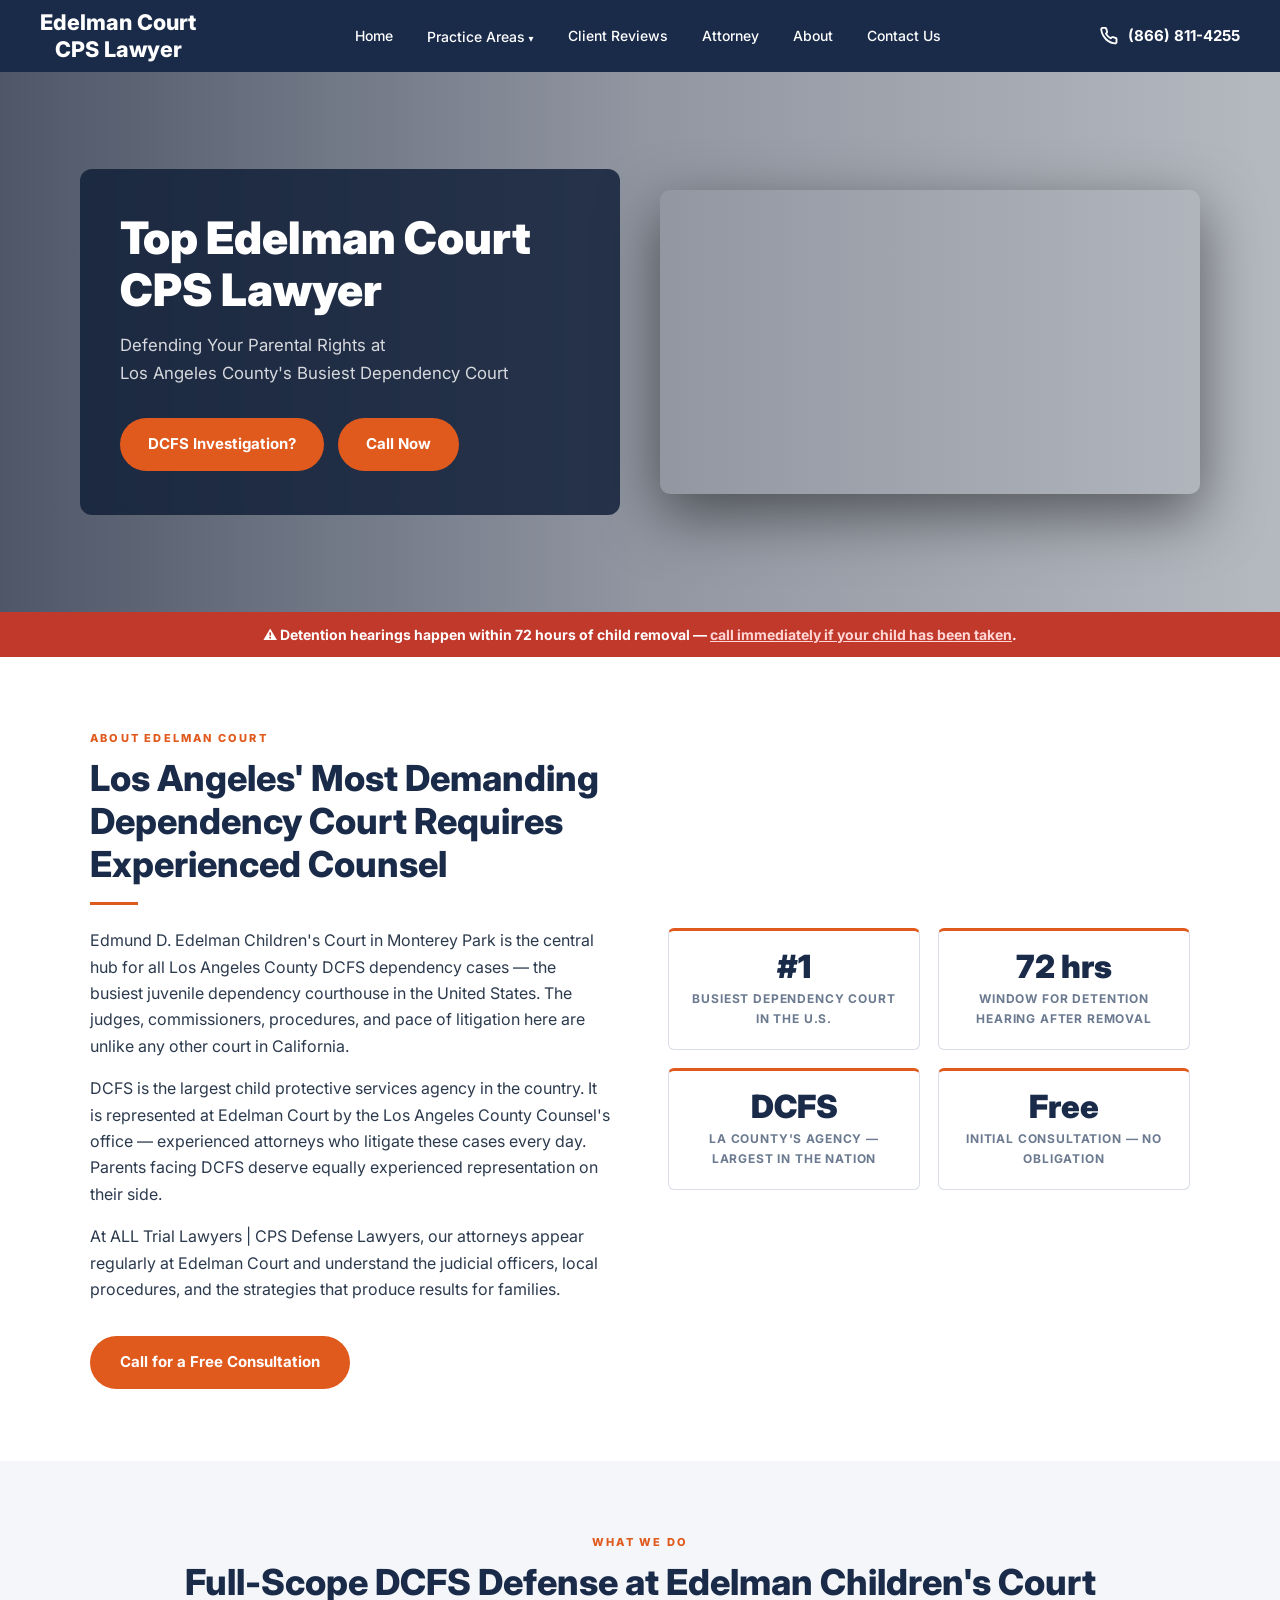
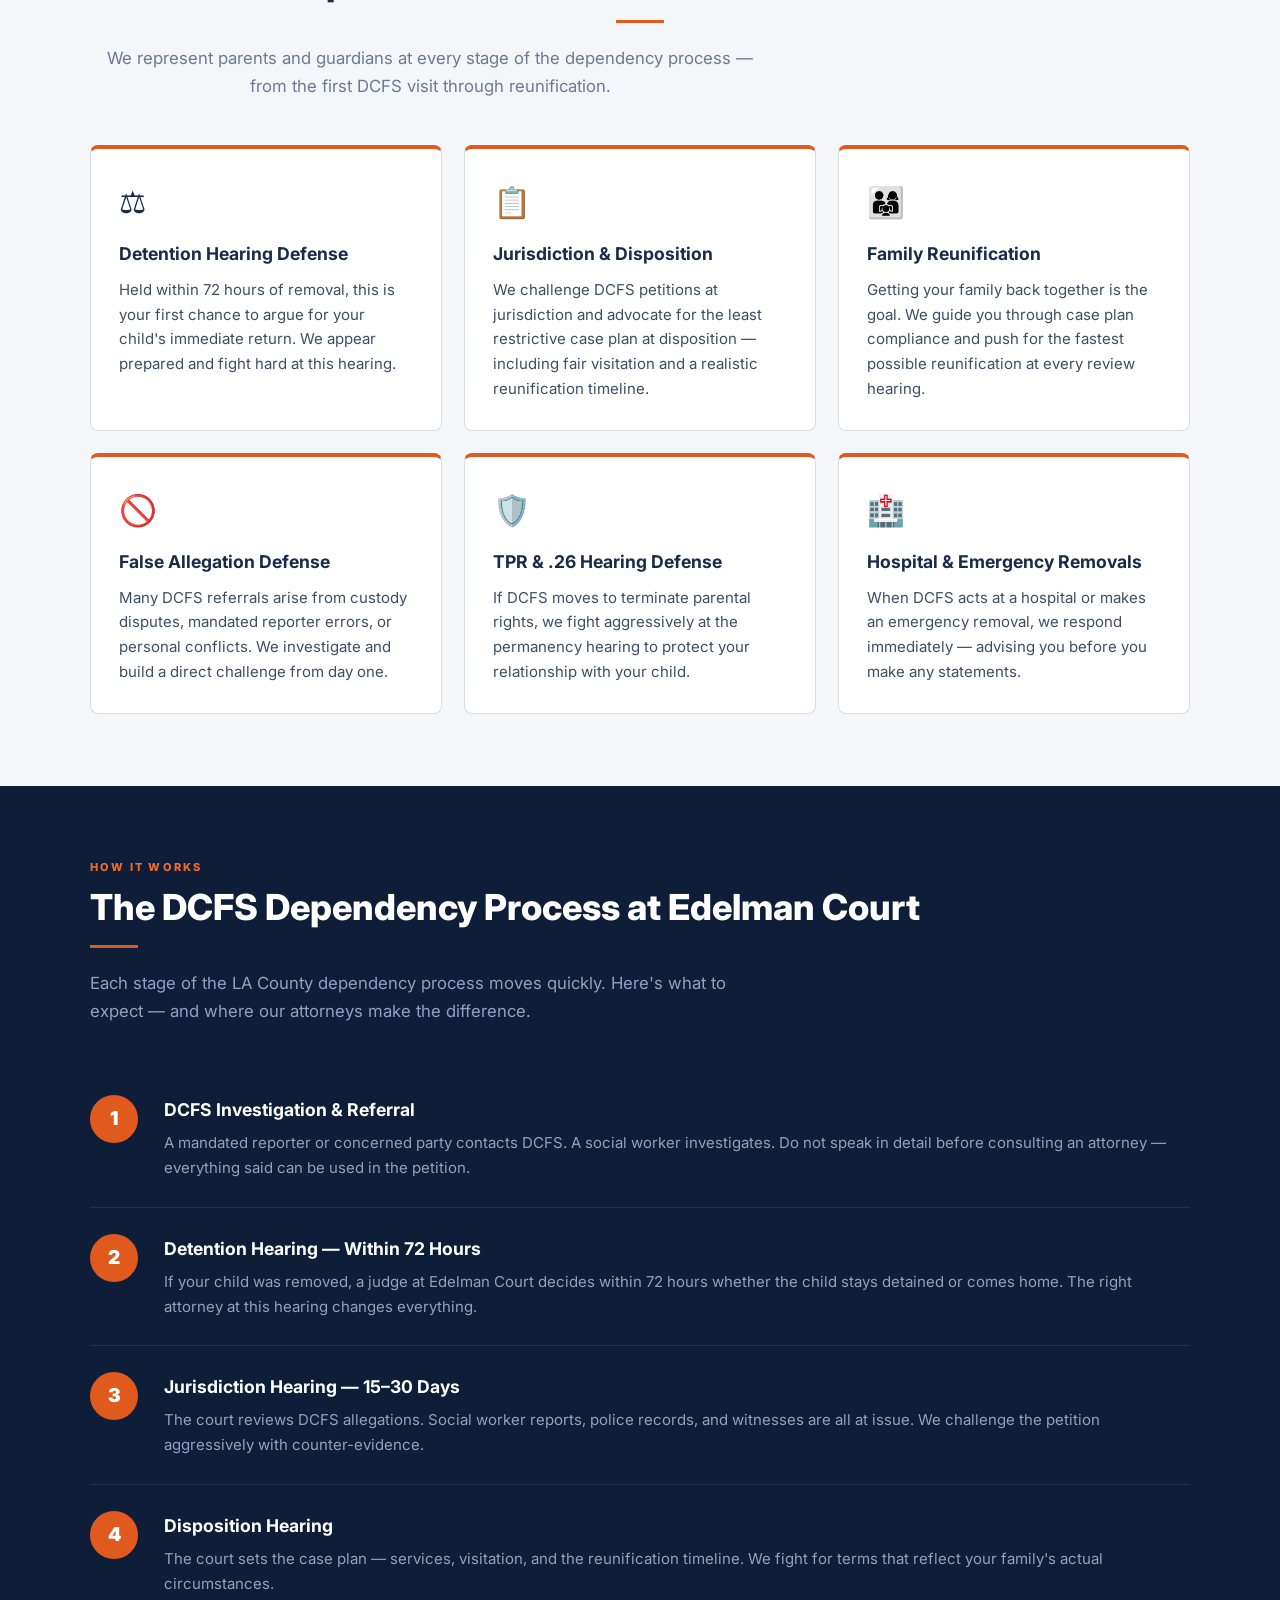
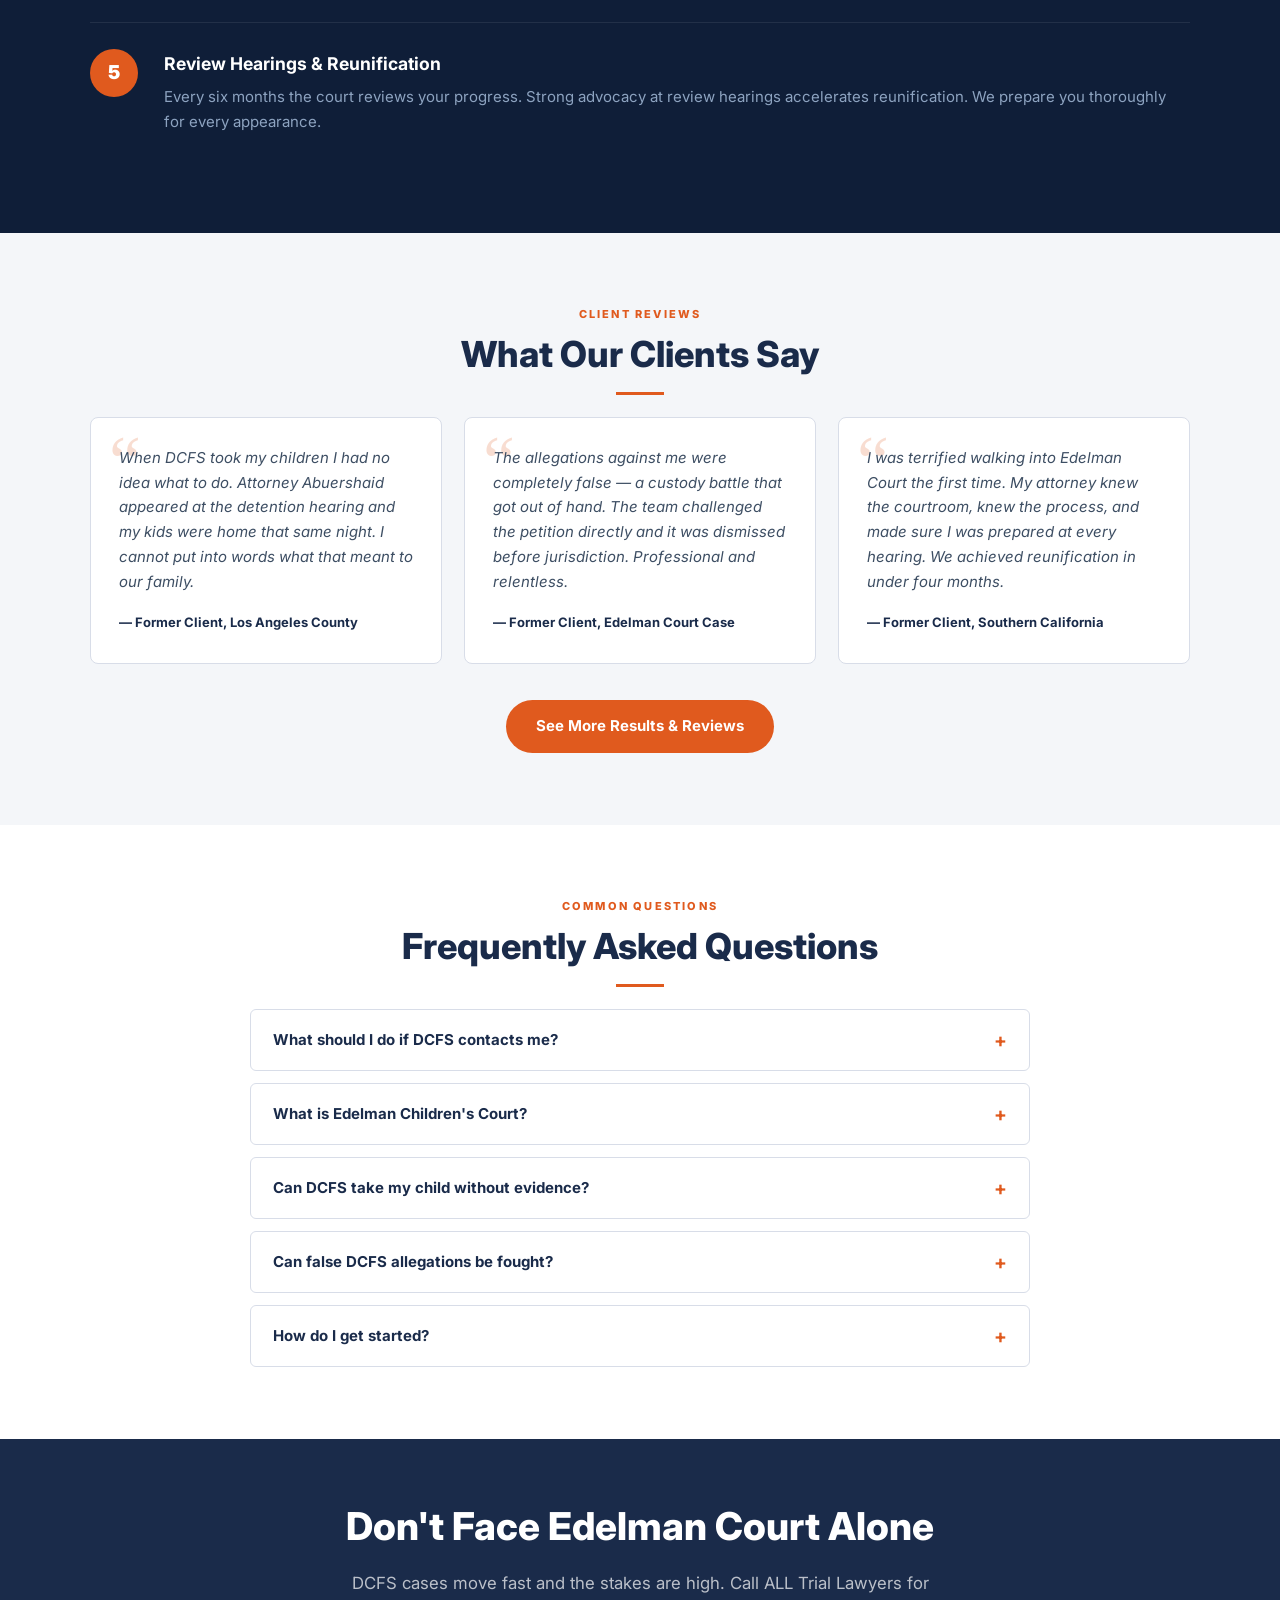
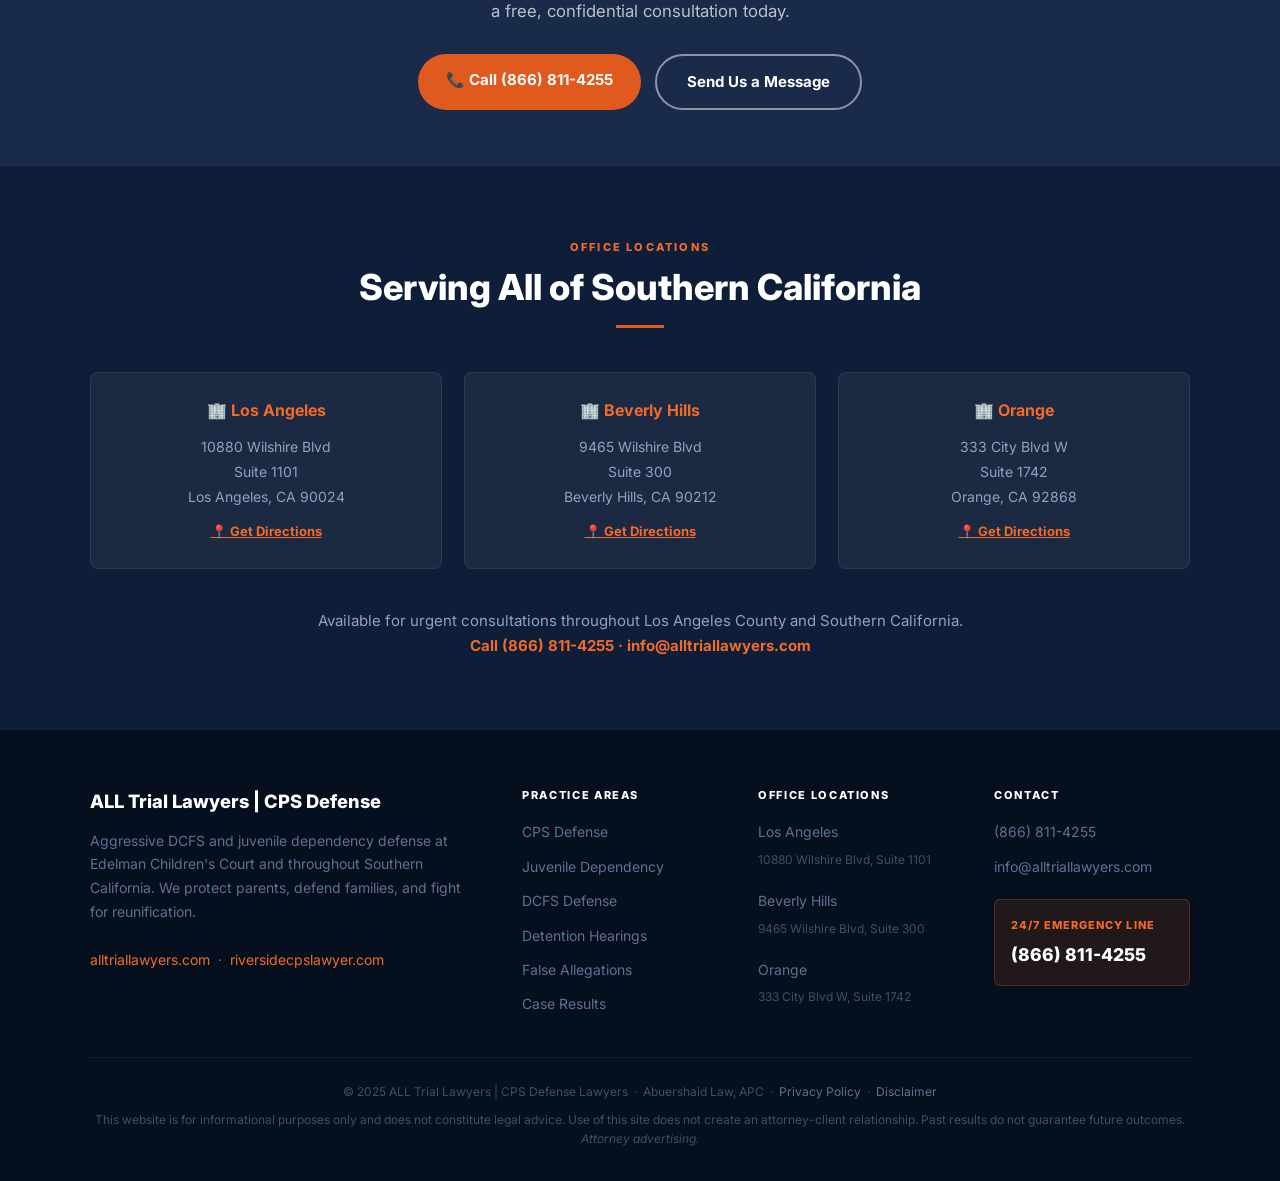
<file: index.html>
<!DOCTYPE html>
<html lang="en">
<head>
  <meta charset="UTF-8" />
  <meta name="viewport" content="width=device-width, initial-scale=1.0" />
  <title>Edelman Court CPS Lawyer | Los Angeles DCFS Defense Attorney</title>
  <meta name="description" content="Facing a DCFS petition at Edelman Children's Court? ALL Trial Lawyers defends parents at every stage of dependency proceedings. Free consultation: (866) 811-4255." />
  <link rel="canonical" href="https://edelmancourtcpslawyer.com/" />
  <meta property="og:title" content="Edelman Court CPS Lawyer | Los Angeles DCFS Defense" />
  <meta property="og:description" content="Aggressive DCFS and juvenile dependency defense at Edelman Children's Court. Call ALL Trial Lawyers: (866) 811-4255." />
  <meta property="og:url" content="https://edelmancourtcpslawyer.com/" />
  <meta property="og:type" content="website" />

  <script type="application/ld+json">
  {
    "@context": "https://schema.org",
    "@type": "LegalService",
    "name": "ALL Trial Lawyers | CPS Defense Lawyers",
    "url": "https://edelmancourtcpslawyer.com",
    "telephone": "866-811-4255",
    "address": {
      "@type": "PostalAddress",
      "streetAddress": "333 City Blvd W Suite 1742",
      "addressLocality": "Orange",
      "addressRegion": "CA",
      "postalCode": "92868",
      "addressCountry": "US"
    },
    "areaServed": "Los Angeles County, CA",
    "description": "CPS and juvenile dependency defense attorneys representing parents at Edelman Children's Court in Los Angeles County."
  }
  </script>

  <link rel="preconnect" href="https://fonts.googleapis.com" />
  <link rel="preconnect" href="https://fonts.gstatic.com" crossorigin />
  <link href="https://fonts.googleapis.com/css2?family=Inter:wght@400;600;700;800;900&display=swap" rel="stylesheet" />

  <style>
    *, *::before, *::after { box-sizing: border-box; margin: 0; padding: 0; }

    :root {
      --navy:    #1a2b4a;
      --navy2:   #0f1e38;
      --orange:  #e05a1e;
      --orange2: #f06a2a;
      --white:   #ffffff;
      --light:   #f4f6f9;
      --muted:   #6b7a90;
      --border:  #d8dde8;
      --gold:    #c9a84c;
      --sans:    'Inter', system-ui, sans-serif;
    }

    html { scroll-behavior: smooth; }
    body { font-family: var(--sans); background: var(--white); color: #1a2b4a; line-height: 1.65; font-size: 16px; }
    a { color: inherit; text-decoration: none; }
    img { max-width: 100%; display: block; }

    /* ── NAV ── */
    nav {
      background: var(--navy);
      padding: 0 40px;
      display: flex;
      align-items: center;
      justify-content: space-between;
      height: 72px;
      position: sticky;
      top: 0;
      z-index: 200;
    }
    .nav-logo {
      font-size: 1.35rem;
      font-weight: 800;
      color: var(--white);
      line-height: 1.25;
      text-align: center;
    }
    .nav-center {
      display: flex;
      align-items: center;
      gap: 6px;
    }
    .nav-center a {
      color: var(--white);
      font-size: 14px;
      font-weight: 500;
      padding: 8px 14px;
      border-radius: 4px;
      transition: background .15s;
      white-space: nowrap;
    }
    .nav-center a:hover { background: rgba(255,255,255,.1); }
    .nav-center .dropdown { position: relative; }
    .nav-center .dropdown > a::after { content: ' ▾'; font-size: 10px; }
    .nav-phone {
      display: flex;
      align-items: center;
      gap: 10px;
      color: var(--white);
      font-size: 15px;
      font-weight: 700;
      white-space: nowrap;
    }
    .nav-phone svg { flex-shrink: 0; }
    .nav-toggle { display: none; background: none; border: none; cursor: pointer; padding: 6px; }
    .nav-toggle span { display: block; width: 24px; height: 2px; background: #fff; margin: 5px 0; border-radius: 2px; }

    /* ── HERO ── */
    .hero {
      position: relative;
      min-height: 540px;
      display: flex;
      align-items: center;
      overflow: hidden;
    }

    /* Full-bleed background photo — family silhouette at beach/water */
    .hero-bg {
      position: absolute;
      inset: 0;
      background:
        linear-gradient(to right, rgba(10,22,46,.72) 0%, rgba(10,22,46,.45) 50%, rgba(10,22,46,.3) 100%),
        url('https://images.unsplash.com/photo-1511895426328-dc8714191011?auto=format&fit=crop&w=1600&q=80')
        center/cover no-repeat;
      z-index: 0;
    }

    .hero-inner {
      position: relative;
      z-index: 1;
      width: 100%;
      max-width: 1200px;
      margin: 0 auto;
      padding: 60px 40px;
      display: grid;
      grid-template-columns: 1fr 1fr;
      gap: 40px;
      align-items: center;
    }

    /* LEFT — text card */
    .hero-card {
      background: rgba(15, 30, 56, 0.82);
      backdrop-filter: blur(4px);
      border-radius: 12px;
      padding: 44px 40px;
      color: var(--white);
    }
    .hero-card h1 {
      font-size: clamp(2rem, 3.5vw, 2.8rem);
      font-weight: 900;
      line-height: 1.15;
      margin-bottom: 16px;
    }
    .hero-card p {
      font-size: 1.05rem;
      color: rgba(255,255,255,.82);
      margin-bottom: 30px;
      font-weight: 400;
    }
    .hero-btns {
      display: flex;
      gap: 14px;
      flex-wrap: wrap;
    }
    .btn-orange {
      background: var(--orange);
      color: var(--white);
      font-weight: 700;
      font-size: 15px;
      padding: 14px 28px;
      border-radius: 40px;
      transition: background .2s, transform .15s;
      white-space: nowrap;
      display: inline-block;
    }
    .btn-orange:hover { background: var(--orange2); transform: translateY(-2px); }

    /* RIGHT — video embed */
    .hero-video {
      border-radius: 10px;
      overflow: hidden;
      box-shadow: 0 20px 60px rgba(0,0,0,.5);
      background: #000;
      aspect-ratio: 16/9;
      width: 100%;
    }
    .hero-video iframe,
    .hero-video video {
      width: 100%;
      height: 100%;
      display: block;
    }
    /* Video placeholder (until actual embed URL is added) */
    .hero-video-placeholder {
      width: 100%;
      aspect-ratio: 16/9;
      background: linear-gradient(135deg, #0f1e38, #1a2b4a);
      border-radius: 10px;
      display: flex;
      flex-direction: column;
      align-items: center;
      justify-content: center;
      gap: 16px;
      box-shadow: 0 20px 60px rgba(0,0,0,.5);
      cursor: pointer;
      border: 2px solid rgba(255,255,255,.1);
    }
    .hero-video-placeholder .play-btn {
      width: 64px;
      height: 64px;
      background: var(--orange);
      border-radius: 50%;
      display: flex;
      align-items: center;
      justify-content: center;
      transition: transform .2s, background .2s;
    }
    .hero-video-placeholder:hover .play-btn { transform: scale(1.1); background: var(--orange2); }
    .hero-video-placeholder .play-btn svg { margin-left: 4px; }
    .hero-video-placeholder .vid-label {
      color: rgba(255,255,255,.7);
      font-size: 13px;
      font-weight: 600;
      text-align: center;
      letter-spacing: .04em;
    }
    .hero-video-placeholder .vid-duration {
      color: rgba(255,255,255,.4);
      font-size: 12px;
    }
    /* Simulate the video controls bar like the screenshot */
    .vid-controls {
      position: absolute;
      bottom: 0;
      left: 0;
      right: 0;
      padding: 10px 14px 8px;
      background: linear-gradient(transparent, rgba(0,0,0,.7));
      display: flex;
      align-items: center;
      gap: 10px;
    }
    .vid-wrapper { position: relative; border-radius: 10px; overflow: hidden; box-shadow: 0 20px 60px rgba(0,0,0,.5); }
    .vid-controls .play-icon { color: #fff; font-size: 14px; }
    .vid-controls .time { color: rgba(255,255,255,.8); font-size: 12px; font-weight: 500; }
    .vid-controls .bar { flex: 1; height: 3px; background: rgba(255,255,255,.25); border-radius: 2px; }
    .vid-controls .vol-icon, .vid-controls .fs-icon { color: rgba(255,255,255,.7); font-size: 13px; }

    /* ── CONTENT BELOW HERO ── */
    .section { padding: 72px 40px; }
    .section-light { background: var(--light); }
    .section-dark { background: var(--navy2); color: var(--white); }
    .container { max-width: 1100px; margin: 0 auto; }
    .container-sm { max-width: 780px; margin: 0 auto; }
    .section-label { font-size: 11px; font-weight: 800; text-transform: uppercase; letter-spacing: .2em; color: var(--orange); margin-bottom: 10px; }
    .section-title { font-size: clamp(1.6rem, 2.8vw, 2.4rem); font-weight: 800; line-height: 1.2; margin-bottom: 16px; }
    .section-intro { font-size: 1.05rem; color: var(--muted); max-width: 680px; margin-bottom: 44px; }
    .section-dark .section-intro { color: #8da3c0; }
    .text-center { text-align: center; }
    .gold-line { width: 48px; height: 3px; background: var(--orange); margin: 0 auto 22px; }
    .gold-line.left { margin-left: 0; }

    /* ── INTRO 2-COL ── */
    .intro-grid { display: grid; grid-template-columns: 1fr 1fr; gap: 56px; align-items: center; }
    .intro-text p { margin-bottom: 16px; color: #2c3a4e; }
    .intro-stat-grid { display: grid; grid-template-columns: 1fr 1fr; gap: 18px; }
    .stat-card { background: var(--white); border: 1px solid var(--border); border-top: 3px solid var(--orange); padding: 20px; border-radius: 6px; text-align: center; }
    .stat-card .num { font-size: 2rem; font-weight: 900; color: var(--navy); line-height: 1; }
    .stat-card .lbl { font-size: 12px; font-weight: 700; text-transform: uppercase; letter-spacing: .07em; color: var(--muted); margin-top: 6px; }

    /* ── CARDS ── */
    .cards-grid { display: grid; grid-template-columns: repeat(auto-fit, minmax(280px, 1fr)); gap: 22px; }
    .card { background: var(--white); border: 1px solid var(--border); padding: 28px; border-radius: 8px; border-top: 4px solid var(--orange); transition: box-shadow .2s, transform .2s; }
    .card:hover { box-shadow: 0 8px 28px rgba(0,0,0,.09); transform: translateY(-3px); }
    .card-icon { font-size: 1.9rem; margin-bottom: 12px; }
    .card h3 { font-size: 1.1rem; font-weight: 700; color: var(--navy); margin-bottom: 10px; }
    .card p { font-size: 15px; color: #3d4e63; }
    .card-dark { background: rgba(255,255,255,.04); border: 1px solid rgba(255,255,255,.08); border-left: 4px solid var(--orange); border-top: none; }
    .card-dark h3 { color: var(--white); }
    .card-dark p { color: #8da3c0; }

    /* ── STEPS ── */
    .steps { display: flex; flex-direction: column; }
    .step { display: grid; grid-template-columns: 52px 1fr; gap: 22px; padding: 26px 0; border-bottom: 1px solid rgba(255,255,255,.08); }
    .step:last-child { border-bottom: none; }
    .step-num { width: 48px; height: 48px; background: var(--orange); color: #fff; font-weight: 900; font-size: 1.2rem; border-radius: 50%; display: flex; align-items: center; justify-content: center; flex-shrink: 0; }
    .step-body h3 { font-size: 1.1rem; font-weight: 700; color: var(--white); margin-bottom: 7px; }
    .step-body p { font-size: 15px; color: #8da3c0; }

    /* ── FAQ ── */
    .faq-list { list-style: none; display: flex; flex-direction: column; gap: 12px; }
    .faq-item { background: var(--white); border: 1px solid var(--border); border-radius: 6px; overflow: hidden; }
    .faq-q { width: 100%; background: none; border: none; text-align: left; font-family: var(--sans); font-size: 15px; font-weight: 700; color: var(--navy); padding: 18px 22px; cursor: pointer; display: flex; justify-content: space-between; align-items: center; gap: 12px; }
    .faq-q .icon { font-size: 1.2rem; flex-shrink: 0; transition: transform .25s; color: var(--orange); }
    .faq-a { max-height: 0; overflow: hidden; transition: max-height .35s ease; }
    .faq-a p { padding: 0 22px 18px; font-size: 15px; color: #3d4e63; }
    .faq-item.open .faq-q .icon { transform: rotate(45deg); }
    .faq-item.open .faq-a { max-height: 500px; }

    /* ── TESTIMONIALS ── */
    .testimonials-grid { display: grid; grid-template-columns: repeat(auto-fit, minmax(290px, 1fr)); gap: 22px; }
    .testimonial { background: var(--white); border: 1px solid var(--border); padding: 28px; border-radius: 8px; position: relative; }
    .testimonial::before { content: '\201C'; font-size: 4.5rem; color: var(--orange); opacity: .2; position: absolute; top: 8px; left: 18px; line-height: 1; font-family: Georgia, serif; }
    .testimonial p { font-size: 15px; color: #3d4e63; font-style: italic; margin-bottom: 14px; position: relative; z-index: 1; }
    .testimonial cite { font-size: 13px; font-weight: 700; color: var(--navy); font-style: normal; }

    /* ── CTA BAND ── */
    .cta-band { background: var(--navy); padding: 56px 40px; text-align: center; }
    .cta-band h2 { font-size: clamp(1.7rem, 3vw, 2.4rem); font-weight: 800; color: var(--white); margin-bottom: 12px; }
    .cta-band p { color: rgba(255,255,255,.7); font-size: 1.05rem; margin-bottom: 28px; max-width: 580px; margin-left: auto; margin-right: auto; }

    /* ── OFFICES ── */
    .offices-grid { display: grid; grid-template-columns: repeat(auto-fit, minmax(220px, 1fr)); gap: 22px; }
    .office-card { background: rgba(255,255,255,.05); border: 1px solid rgba(255,255,255,.08); padding: 24px; border-radius: 8px; text-align: center; }
    .office-card h3 { font-size: 1rem; font-weight: 700; color: var(--orange2); margin-bottom: 10px; }
    .office-card p { font-size: 14px; color: #8da3c0; line-height: 1.8; }

    /* ── BUTTONS ── */
    .btn-primary { background: var(--orange); color: #fff; font-weight: 700; font-size: 15px; padding: 14px 30px; border-radius: 40px; transition: background .2s; display: inline-block; }
    .btn-primary:hover { background: var(--orange2); }
    .btn-white { background: #fff; color: var(--navy); font-weight: 700; font-size: 15px; padding: 14px 30px; border-radius: 40px; transition: opacity .2s; display: inline-block; }
    .btn-white:hover { opacity: .9; }
    .btn-outline-white { background: transparent; color: #fff; font-weight: 700; font-size: 15px; padding: 14px 30px; border-radius: 40px; border: 2px solid rgba(255,255,255,.5); transition: border-color .2s; display: inline-block; }
    .btn-outline-white:hover { border-color: #fff; }

    /* ── URGENT STRIP ── */
    .urgent { background: #c0392b; color: #fff; text-align: center; font-size: 14px; font-weight: 700; padding: 11px 24px; }
    .urgent a { color: #ffd6d6; text-decoration: underline; }

    /* ── FOOTER ── */
    footer { background: #060f1d; color: #5d7291; padding: 56px 40px 32px; }
    .footer-grid { display: grid; grid-template-columns: 2fr 1fr 1fr 1fr; gap: 40px; max-width: 1100px; margin: 0 auto 40px; }
    .footer-brand .logo { font-size: 1.15rem; font-weight: 800; color: var(--white); margin-bottom: 12px; }
    .footer-brand p { font-size: 14px; line-height: 1.7; }
    .footer-brand a { color: var(--orange2); }
    footer h4 { font-size: 11px; font-weight: 800; text-transform: uppercase; letter-spacing: .15em; color: var(--white); margin-bottom: 14px; }
    footer ul { list-style: none; display: flex; flex-direction: column; gap: 8px; }
    footer ul a { font-size: 14px; color: #5d7291; transition: color .2s; }
    footer ul a:hover { color: var(--orange2); }
    .footer-bottom { border-top: 1px solid rgba(255,255,255,.06); padding-top: 24px; text-align: center; font-size: 12px; color: #3d5069; max-width: 1100px; margin: 0 auto; }
    .footer-bottom a { color: #5d7291; }

    /* ── MOBILE PHONE FLOAT ── */
    .phone-float { display: none; position: fixed; bottom: 18px; left: 50%; transform: translateX(-50%); z-index: 300; background: var(--orange); color: #fff; font-weight: 800; font-size: 14px; padding: 13px 28px; border-radius: 40px; box-shadow: 0 6px 24px rgba(0,0,0,.35); white-space: nowrap; }

    /* ── RESPONSIVE ── */
    @media (max-width: 900px) {
      .hero-inner { grid-template-columns: 1fr; }
      .vid-wrapper { display: none; }
      .footer-grid { grid-template-columns: 1fr 1fr; }
    }
    @media (max-width: 700px) {
      nav { padding: 0 18px; }
      .nav-center { display: none; }
      .nav-toggle { display: block; }
      .hero-inner { padding: 40px 18px; }
      .hero-card { padding: 30px 24px; }
      .section { padding: 52px 18px; }
      .intro-grid { grid-template-columns: 1fr; gap: 32px; }
      .footer-grid { grid-template-columns: 1fr; }
      .phone-float { display: block; }
      .cta-band { padding: 48px 18px; }
    }
  </style>
</head>
<body>

<!-- ── NAV ── -->
<nav>
  <a href="/" class="nav-logo">Edelman Court<br>CPS Lawyer</a>
  <div class="nav-center">
    <a href="/">Home</a>
    <div class="dropdown">
      <a href="/cps-defense/">Practice Areas</a>
    </div>
    <a href="/case-results/">Client Reviews</a>
    <a href="/meet-the-attorney/">Attorney</a>
    <a href="/about/">About</a>
    <a href="/contact/">Contact Us</a>
  </div>
  <a href="tel:8668114255" class="nav-phone">
    <svg width="18" height="18" viewBox="0 0 24 24" fill="none" stroke="currentColor" stroke-width="2.5" stroke-linecap="round" stroke-linejoin="round"><path d="M22 16.92v3a2 2 0 0 1-2.18 2 19.79 19.79 0 0 1-8.63-3.07A19.5 19.5 0 0 1 4.69 12a19.79 19.79 0 0 1-3.07-8.67A2 2 0 0 1 3.6 1.18h3a2 2 0 0 1 2 1.72c.127.96.361 1.903.7 2.81a2 2 0 0 1-.45 2.11L7.91 8.78a16 16 0 0 0 6.29 6.29l.96-.96a2 2 0 0 1 2.11-.45c.907.339 1.85.573 2.81.7A2 2 0 0 1 22 16.92z"/></svg>
    (866) 811-4255
  </a>
  <button class="nav-toggle" aria-label="Menu" onclick="document.querySelector('.nav-center').style.display=document.querySelector('.nav-center').style.display==='flex'?'none':'flex'">
    <span></span><span></span><span></span>
  </button>
</nav>

<!-- ── HERO ── -->
<section class="hero">
  <div class="hero-bg"></div>
  <div class="hero-inner">

    <!-- LEFT CARD -->
    <div class="hero-card">
      <h1>Top Edelman Court<br>CPS Lawyer</h1>
      <p>Defending Your Parental Rights at<br>Los Angeles County's Busiest Dependency Court</p>
      <div class="hero-btns">
        <a href="/contact/" class="btn-orange">DCFS Investigation?</a>
        <a href="tel:8668114255" class="btn-orange">Call Now</a>
      </div>
    </div>

    <!-- RIGHT VIDEO -->
    <div class="vid-wrapper">
      <iframe
        src="https://www.youtube.com/embed/8hFeu1fJgJ4?rel=0"
        frameborder="0"
        allow="accelerometer; autoplay; clipboard-write; encrypted-media; gyroscope; picture-in-picture"
        allowfullscreen
        style="width:100%; aspect-ratio:16/9; display:block; border-radius:10px;"
        title="Attorney Mohammad Abuershaid — ALL Trial Lawyers CPS Defense"
      ></iframe>
    </div>

  </div>
</section>

<!-- ── URGENT ── -->
<div class="urgent">
  ⚠️ Detention hearings happen within 72 hours of child removal — <a href="tel:8668114255">call immediately if your child has been taken</a>.
</div>

<!-- ── INTRO ── -->
<section class="section">
  <div class="container">
    <div class="intro-grid">
      <div class="intro-text">
        <div class="section-label">About Edelman Court</div>
        <h2 class="section-title">Los Angeles' Most Demanding Dependency Court Requires Experienced Counsel</h2>
        <div class="gold-line left"></div>
        <p>Edmund D. Edelman Children's Court in Monterey Park is the central hub for all Los Angeles County DCFS dependency cases — the busiest juvenile dependency courthouse in the United States. The judges, commissioners, procedures, and pace of litigation here are unlike any other court in California.</p>
        <p>DCFS is the largest child protective services agency in the country. It is represented at Edelman Court by the Los Angeles County Counsel's office — experienced attorneys who litigate these cases every day. Parents facing DCFS deserve equally experienced representation on their side.</p>
        <p>At ALL Trial Lawyers | CPS Defense Lawyers, our attorneys appear regularly at Edelman Court and understand the judicial officers, local procedures, and the strategies that produce results for families.</p>
        <a href="tel:8668114255" class="btn-primary" style="margin-top:18px;">Call for a Free Consultation</a>
      </div>
      <div class="intro-stat-grid">
        <div class="stat-card"><div class="num">#1</div><div class="lbl">Busiest Dependency Court in the U.S.</div></div>
        <div class="stat-card"><div class="num">72 hrs</div><div class="lbl">Window for Detention Hearing After Removal</div></div>
        <div class="stat-card"><div class="num">DCFS</div><div class="lbl">LA County's Agency — Largest in the Nation</div></div>
        <div class="stat-card"><div class="num">Free</div><div class="lbl">Initial Consultation — No Obligation</div></div>
      </div>
    </div>
  </div>
</section>

<!-- ── SERVICES ── -->
<section class="section section-light" id="services">
  <div class="container">
    <div class="text-center">
      <div class="section-label">What We Do</div>
      <h2 class="section-title">Full-Scope DCFS Defense at Edelman Children's Court</h2>
      <div class="gold-line"></div>
      <p class="section-intro">We represent parents and guardians at every stage of the dependency process — from the first DCFS visit through reunification.</p>
    </div>
    <div class="cards-grid">
      <div class="card"><div class="card-icon">⚖️</div><h3>Detention Hearing Defense</h3><p>Held within 72 hours of removal, this is your first chance to argue for your child's immediate return. We appear prepared and fight hard at this hearing.</p></div>
      <div class="card"><div class="card-icon">📋</div><h3>Jurisdiction &amp; Disposition</h3><p>We challenge DCFS petitions at jurisdiction and advocate for the least restrictive case plan at disposition — including fair visitation and a realistic reunification timeline.</p></div>
      <div class="card"><div class="card-icon">👨‍👩‍👧</div><h3>Family Reunification</h3><p>Getting your family back together is the goal. We guide you through case plan compliance and push for the fastest possible reunification at every review hearing.</p></div>
      <div class="card"><div class="card-icon">🚫</div><h3>False Allegation Defense</h3><p>Many DCFS referrals arise from custody disputes, mandated reporter errors, or personal conflicts. We investigate and build a direct challenge from day one.</p></div>
      <div class="card"><div class="card-icon">🛡️</div><h3>TPR &amp; .26 Hearing Defense</h3><p>If DCFS moves to terminate parental rights, we fight aggressively at the permanency hearing to protect your relationship with your child.</p></div>
      <div class="card"><div class="card-icon">🏥</div><h3>Hospital &amp; Emergency Removals</h3><p>When DCFS acts at a hospital or makes an emergency removal, we respond immediately — advising you before you make any statements.</p></div>
    </div>
  </div>
</section>

<!-- ── PROCESS ── -->
<section class="section section-dark" id="process">
  <div class="container">
    <div class="section-label" style="color:var(--orange2)">How It Works</div>
    <h2 class="section-title">The DCFS Dependency Process at Edelman Court</h2>
    <div class="gold-line left" style="background:var(--orange);"></div>
    <p class="section-intro">Each stage of the LA County dependency process moves quickly. Here's what to expect — and where our attorneys make the difference.</p>
    <div class="steps">
      <div class="step"><div class="step-num">1</div><div class="step-body"><h3>DCFS Investigation &amp; Referral</h3><p>A mandated reporter or concerned party contacts DCFS. A social worker investigates. Do not speak in detail before consulting an attorney — everything said can be used in the petition.</p></div></div>
      <div class="step"><div class="step-num">2</div><div class="step-body"><h3>Detention Hearing — Within 72 Hours</h3><p>If your child was removed, a judge at Edelman Court decides within 72 hours whether the child stays detained or comes home. The right attorney at this hearing changes everything.</p></div></div>
      <div class="step"><div class="step-num">3</div><div class="step-body"><h3>Jurisdiction Hearing — 15–30 Days</h3><p>The court reviews DCFS allegations. Social worker reports, police records, and witnesses are all at issue. We challenge the petition aggressively with counter-evidence.</p></div></div>
      <div class="step"><div class="step-num">4</div><div class="step-body"><h3>Disposition Hearing</h3><p>The court sets the case plan — services, visitation, and the reunification timeline. We fight for terms that reflect your family's actual circumstances.</p></div></div>
      <div class="step"><div class="step-num">5</div><div class="step-body"><h3>Review Hearings &amp; Reunification</h3><p>Every six months the court reviews your progress. Strong advocacy at review hearings accelerates reunification. We prepare you thoroughly for every appearance.</p></div></div>
    </div>
  </div>
</section>

<!-- ── TESTIMONIALS ── -->
<section class="section section-light" id="reviews">
  <div class="container">
    <div class="text-center">
      <div class="section-label">Client Reviews</div>
      <h2 class="section-title">What Our Clients Say</h2>
      <div class="gold-line"></div>
    </div>
    <div class="testimonials-grid">
      <div class="testimonial"><p>When DCFS took my children I had no idea what to do. Attorney Abuershaid appeared at the detention hearing and my kids were home that same night. I cannot put into words what that meant to our family.</p><cite>— Former Client, Los Angeles County</cite></div>
      <div class="testimonial"><p>The allegations against me were completely false — a custody battle that got out of hand. The team challenged the petition directly and it was dismissed before jurisdiction. Professional and relentless.</p><cite>— Former Client, Edelman Court Case</cite></div>
      <div class="testimonial"><p>I was terrified walking into Edelman Court the first time. My attorney knew the courtroom, knew the process, and made sure I was prepared at every hearing. We achieved reunification in under four months.</p><cite>— Former Client, Southern California</cite></div>
    </div>
    <div style="text-align:center; margin-top:36px;">
      <a href="/case-results/" class="btn-primary">See More Results &amp; Reviews</a>
    </div>
  </div>
</section>

<!-- ── FAQ ── -->
<section class="section" id="faq">
  <div class="container-sm">
    <div class="text-center">
      <div class="section-label">Common Questions</div>
      <h2 class="section-title">Frequently Asked Questions</h2>
      <div class="gold-line"></div>
    </div>
    <ul class="faq-list">
      <li class="faq-item"><button class="faq-q">What should I do if DCFS contacts me? <span class="icon">+</span></button><div class="faq-a"><p>Be calm and respectful, but do not make detailed statements about your family or your child until you have spoken with an attorney. Contact us immediately — even before your first DCFS meeting. Early legal intervention frequently prevents cases from escalating to a formal petition.</p></div></li>
      <li class="faq-item"><button class="faq-q">What is Edelman Children's Court? <span class="icon">+</span></button><div class="faq-a"><p>Edmund D. Edelman Children's Court in Monterey Park handles all Los Angeles County DCFS juvenile dependency cases. It is the busiest juvenile dependency courthouse in the United States. Judicial officers there have specific expectations about case presentation — which is why local courthouse experience matters enormously.</p></div></li>
      <li class="faq-item"><button class="faq-q">Can DCFS take my child without evidence? <span class="icon">+</span></button><div class="faq-a"><p>DCFS can make an emergency removal if a social worker believes a child faces immediate risk, but they must then seek judicial authorization. You are entitled to a detention hearing at Edelman Court within 72 hours where a judge reviews whether the removal was justified. An attorney at that hearing can argue for your child's immediate return.</p></div></li>
      <li class="faq-item"><button class="faq-q">Can false DCFS allegations be fought? <span class="icon">+</span></button><div class="faq-a"><p>Yes. Many DCFS referrals in LA County arise from custody disputes, mandated reporter errors, or personal conflicts. We investigate the referral source, gather counter-evidence, and challenge the credibility and accuracy of the allegations directly at the jurisdiction hearing.</p></div></li>
      <li class="faq-item"><button class="faq-q">How do I get started? <span class="icon">+</span></button><div class="faq-a"><p>Call us at (866) 811-4255 for a free, confidential consultation. An attorney will review your situation, explain the process, identify immediate steps, and answer your questions. There is no charge and no obligation — and we recommend calling before you have made any statements or attended any hearings.</p></div></li>
    </ul>
  </div>
</section>

<!-- ── CTA BAND ── -->
<section class="cta-band" id="contact">
  <h2>Don't Face Edelman Court Alone</h2>
  <p>DCFS cases move fast and the stakes are high. Call ALL Trial Lawyers for a free, confidential consultation today.</p>
  <div style="display:flex;gap:14px;justify-content:center;flex-wrap:wrap;">
    <a href="tel:8668114255" class="btn-orange">📞 Call (866) 811-4255</a>
    <a href="/contact/" class="btn-outline-white">Send Us a Message</a>
  </div>
</section>

<!-- ── OFFICES ── -->
<section class="section section-dark">
  <div class="container">
    <div class="text-center" style="margin-bottom:44px;">
      <div class="section-label" style="color:var(--orange2)">Office Locations</div>
      <h2 class="section-title">Serving All of Southern California</h2>
      <div class="gold-line" style="background:var(--orange);"></div>
    </div>
    <div class="offices-grid">
      <div class="office-card">
        <h3>🏢 Los Angeles</h3>
        <p>10880 Wilshire Blvd<br>Suite 1101<br>Los Angeles, CA 90024</p>
        <a href="https://maps.app.goo.gl/3MbvewKAiWzmP4LF9" target="_blank" rel="noopener" style="display:inline-block;margin-top:12px;font-size:13px;font-weight:700;color:var(--orange2);text-decoration:underline;">📍 Get Directions</a>
      </div>
      <div class="office-card">
        <h3>🏢 Beverly Hills</h3>
        <p>9465 Wilshire Blvd<br>Suite 300<br>Beverly Hills, CA 90212</p>
        <a href="https://maps.app.goo.gl/yq7qY15xKeRMKh717" target="_blank" rel="noopener" style="display:inline-block;margin-top:12px;font-size:13px;font-weight:700;color:var(--orange2);text-decoration:underline;">📍 Get Directions</a>
      </div>
      <div class="office-card">
        <h3>🏢 Orange</h3>
        <p>333 City Blvd W<br>Suite 1742<br>Orange, CA 92868</p>
        <a href="https://maps.app.goo.gl/ZRgfpkm7vjLAiaRr8" target="_blank" rel="noopener" style="display:inline-block;margin-top:12px;font-size:13px;font-weight:700;color:var(--orange2);text-decoration:underline;">📍 Get Directions</a>
      </div>
    </div>
    <div style="text-align:center;margin-top:40px;color:#8da3c0;font-size:15px;">
      Available for urgent consultations throughout Los Angeles County and Southern California.<br>
      <strong style="color:var(--orange2);">Call (866) 811-4255 · info@alltriallawyers.com</strong>
    </div>
  </div>
</section>

<!-- ── FOOTER ── -->
<footer>
  <div class="footer-grid">
    <div class="footer-brand">
      <div class="logo">ALL Trial Lawyers | CPS Defense</div>
      <p>Aggressive DCFS and juvenile dependency defense at Edelman Children's Court and throughout Southern California. We protect parents, defend families, and fight for reunification.<br><br>
      <a href="https://alltriallawyers.com">alltriallawyers.com</a> &nbsp;·&nbsp; <a href="https://riversidecpslawyer.com">riversidecpslawyer.com</a></p>
    </div>
    <div>
      <h4>Practice Areas</h4>
      <ul>
        <li><a href="/cps-defense/">CPS Defense</a></li>
        <li><a href="/juvenile-dependency/">Juvenile Dependency</a></li>
        <li><a href="/dcfs-defense/">DCFS Defense</a></li>
        <li><a href="/detention-hearing-attorney/">Detention Hearings</a></li>
        <li><a href="/false-cps-allegations/">False Allegations</a></li>
        <li><a href="/case-results/">Case Results</a></li>
      </ul>
    </div>
    <div>
      <h4>Office Locations</h4>
      <ul>
        <li><a href="https://maps.app.goo.gl/3MbvewKAiWzmP4LF9" target="_blank" rel="noopener">Los Angeles<br><span style="font-size:12px;color:#3d5069;">10880 Wilshire Blvd, Suite 1101</span></a></li>
        <li style="margin-top:8px;"><a href="https://maps.app.goo.gl/yq7qY15xKeRMKh717" target="_blank" rel="noopener">Beverly Hills<br><span style="font-size:12px;color:#3d5069;">9465 Wilshire Blvd, Suite 300</span></a></li>
        <li style="margin-top:8px;"><a href="https://maps.app.goo.gl/ZRgfpkm7vjLAiaRr8" target="_blank" rel="noopener">Orange<br><span style="font-size:12px;color:#3d5069;">333 City Blvd W, Suite 1742</span></a></li>
      </ul>
    </div>
    <div>
      <h4>Contact</h4>
      <ul>
        <li><a href="tel:8668114255">(866) 811-4255</a></li>
        <li><a href="mailto:info@alltriallawyers.com">info@alltriallawyers.com</a></li>
      </ul>
      <div style="margin-top:20px;padding:16px;background:rgba(224,90,30,.12);border:1px solid rgba(224,90,30,.3);border-radius:6px;">
        <div style="font-size:11px;font-weight:800;text-transform:uppercase;letter-spacing:.1em;color:var(--orange2);margin-bottom:6px;">24/7 Emergency Line</div>
        <a href="tel:8668114255" style="color:#fff;font-size:1.1rem;font-weight:800;">(866) 811-4255</a>
      </div>
    </div>
  </div>
  <div class="footer-bottom">
    <p>© 2025 ALL Trial Lawyers | CPS Defense Lawyers &nbsp;·&nbsp; Abuershaid Law, APC &nbsp;·&nbsp; <a href="#">Privacy Policy</a> &nbsp;·&nbsp; <a href="#">Disclaimer</a></p>
    <p style="margin-top:8px;">This website is for informational purposes only and does not constitute legal advice. Use of this site does not create an attorney-client relationship. Past results do not guarantee future outcomes. <em>Attorney advertising.</em></p>
  </div>
</footer>

<a href="tel:8668114255" class="phone-float">📞 Call (866) 811-4255</a>

<script>
  // FAQ accordion
  document.querySelectorAll('.faq-q').forEach(btn => {
    btn.addEventListener('click', () => {
      const item = btn.closest('.faq-item');
      const isOpen = item.classList.contains('open');
      document.querySelectorAll('.faq-item').forEach(i => i.classList.remove('open'));
      if (!isOpen) item.classList.add('open');
    });
  });
</script>

</body>
</html>
</file>
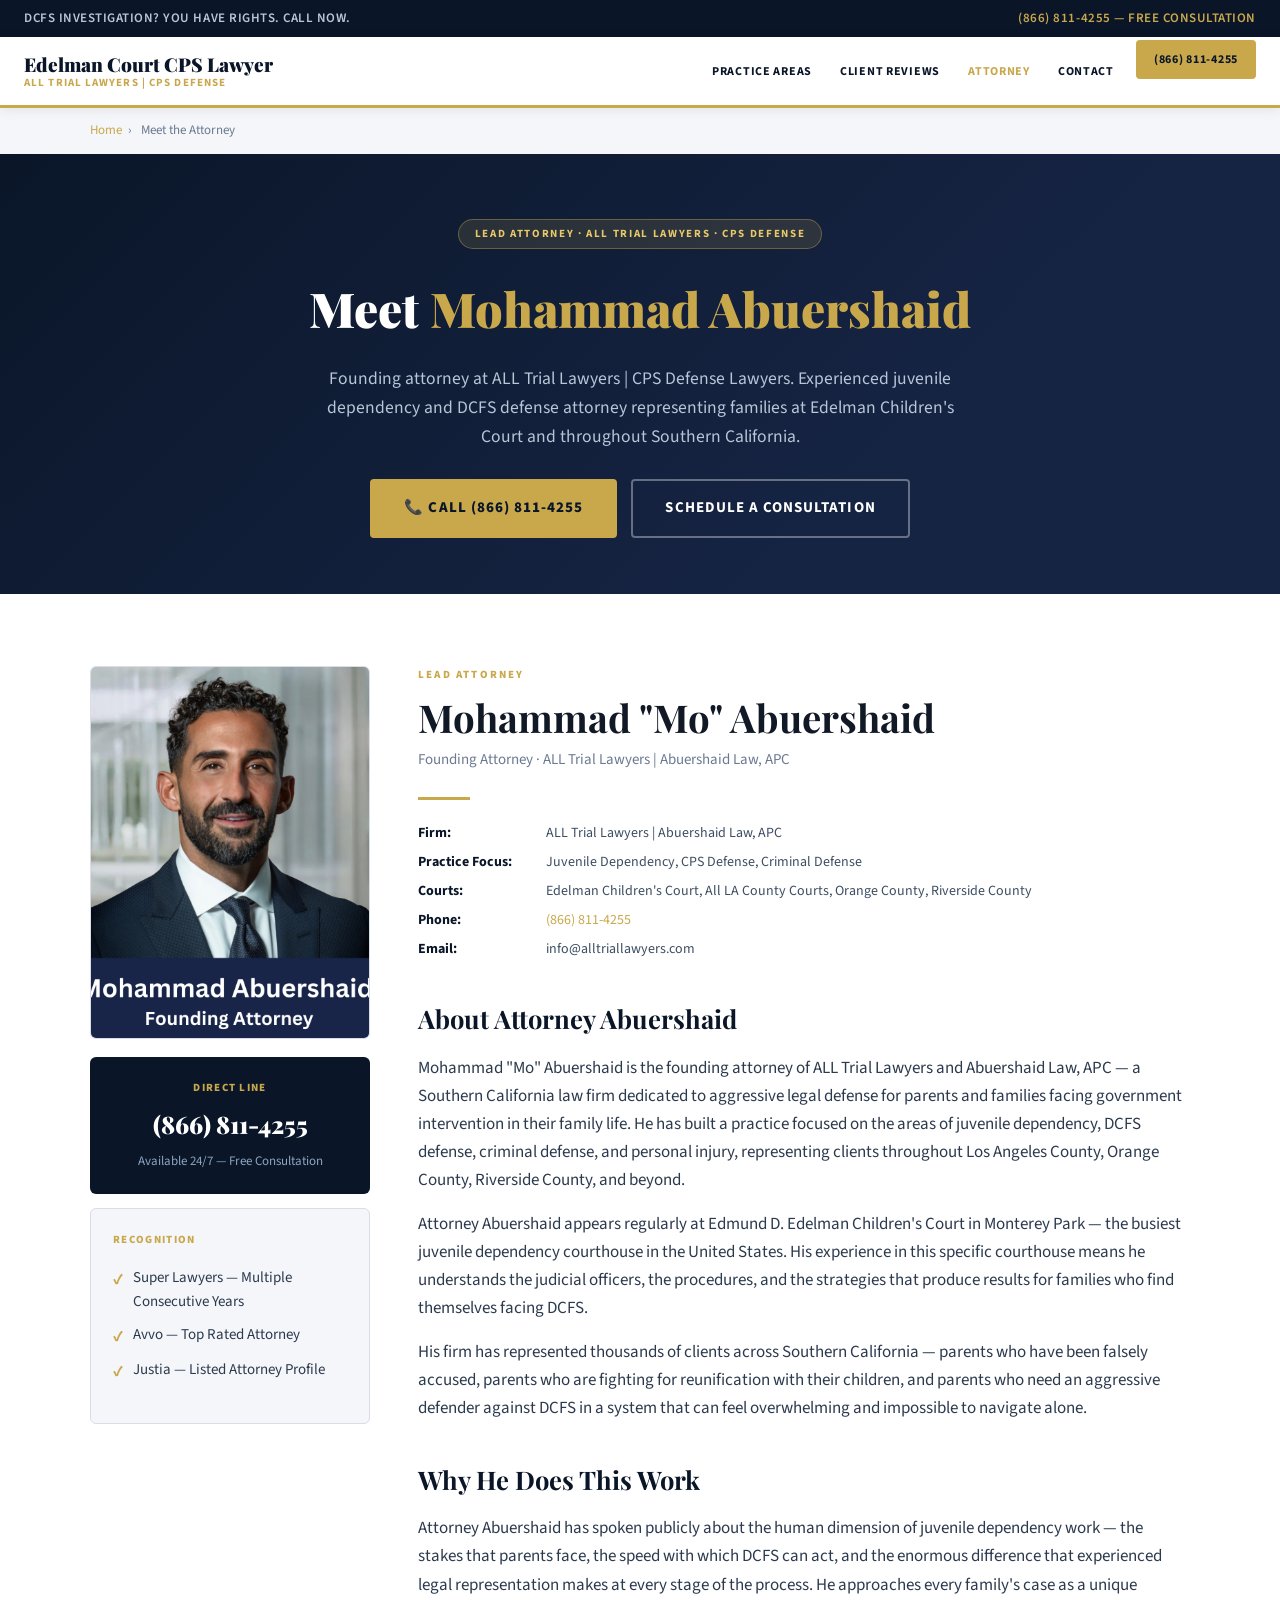
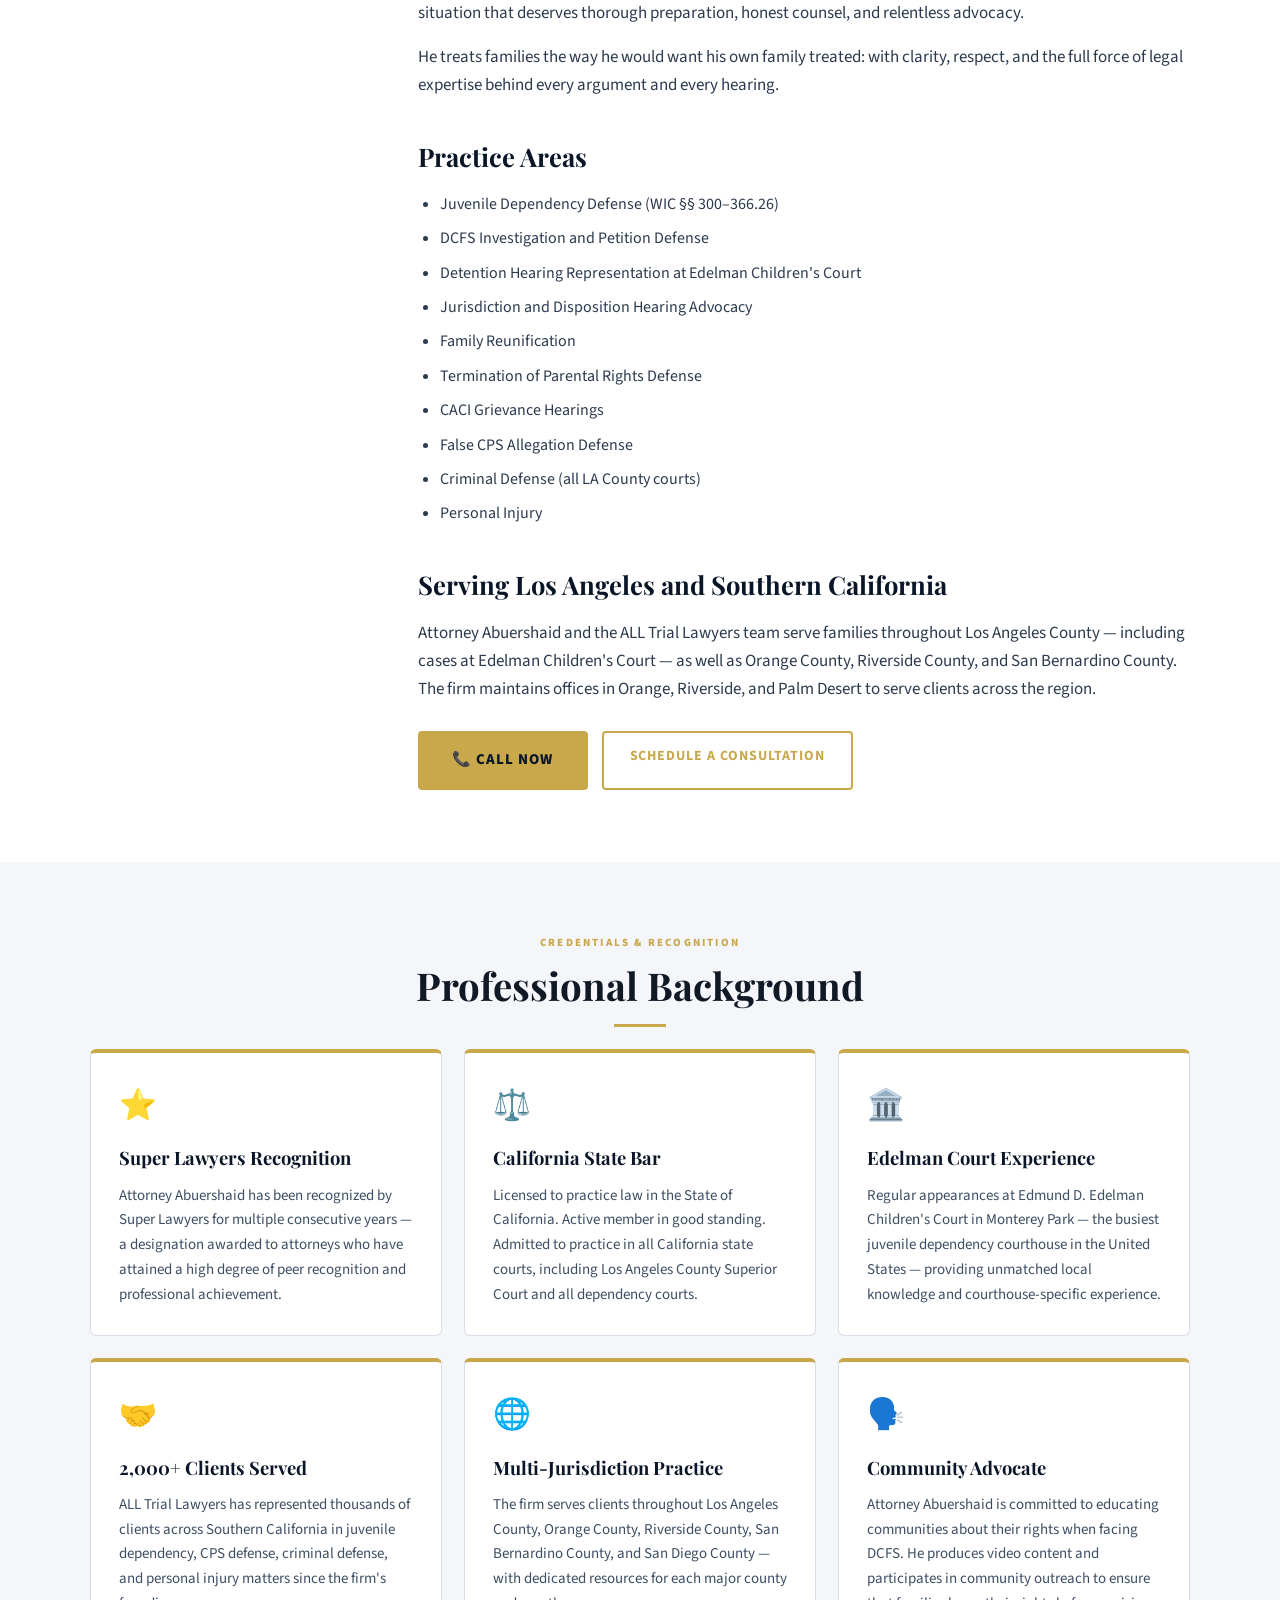
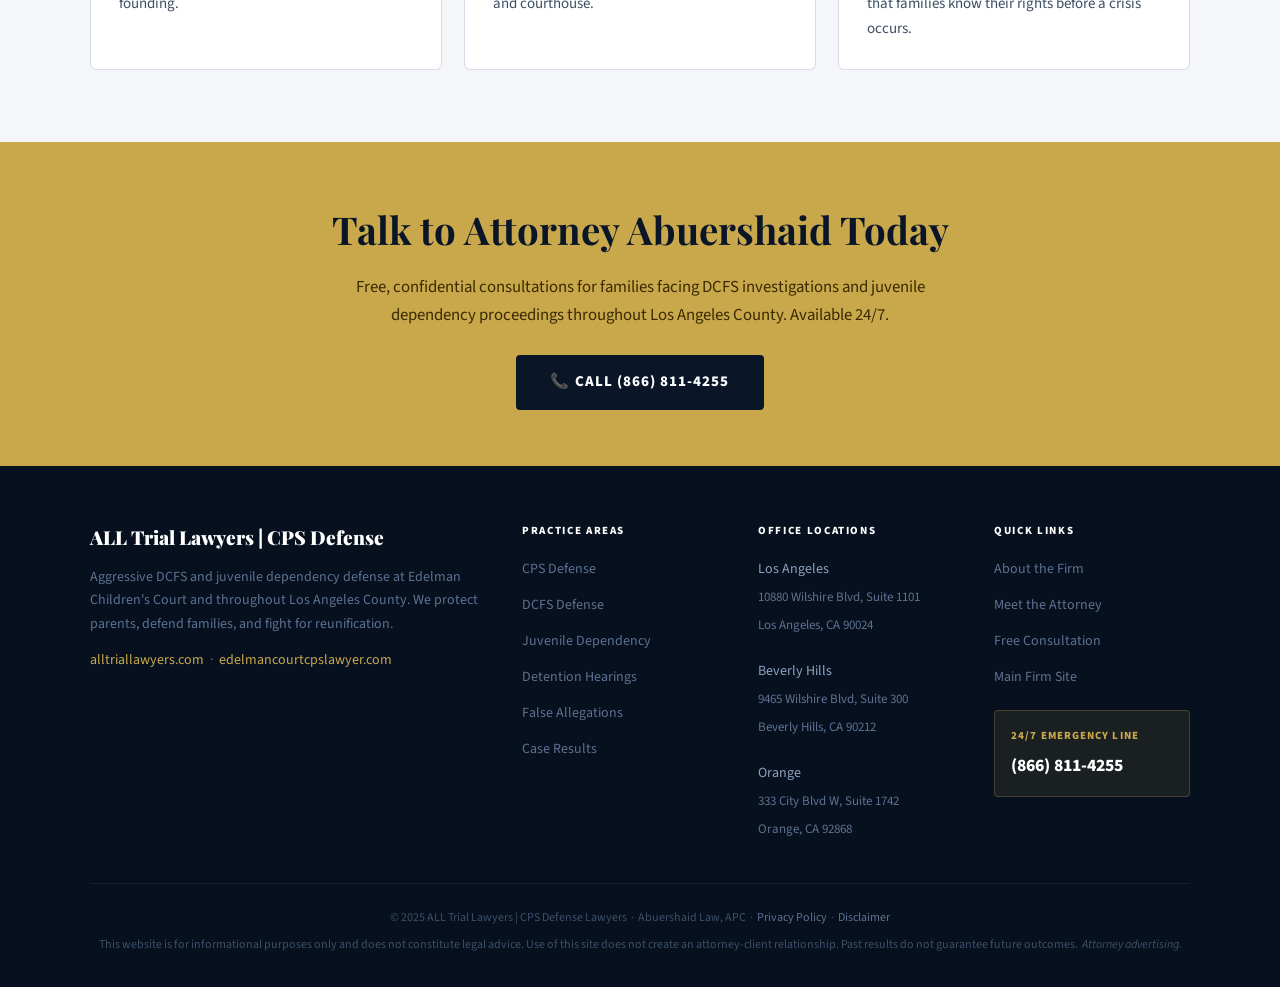
<file: about/index.html>
<!DOCTYPE html>
<html><head><meta charset="UTF-8"><meta http-equiv="refresh" content="0;url=/meet-the-attorney/"><link rel="canonical" href="https://edelmancourtcpslawyer.com/meet-the-attorney/"/></head><body><script>window.location.href='/meet-the-attorney/';</script></body></html>
</file>
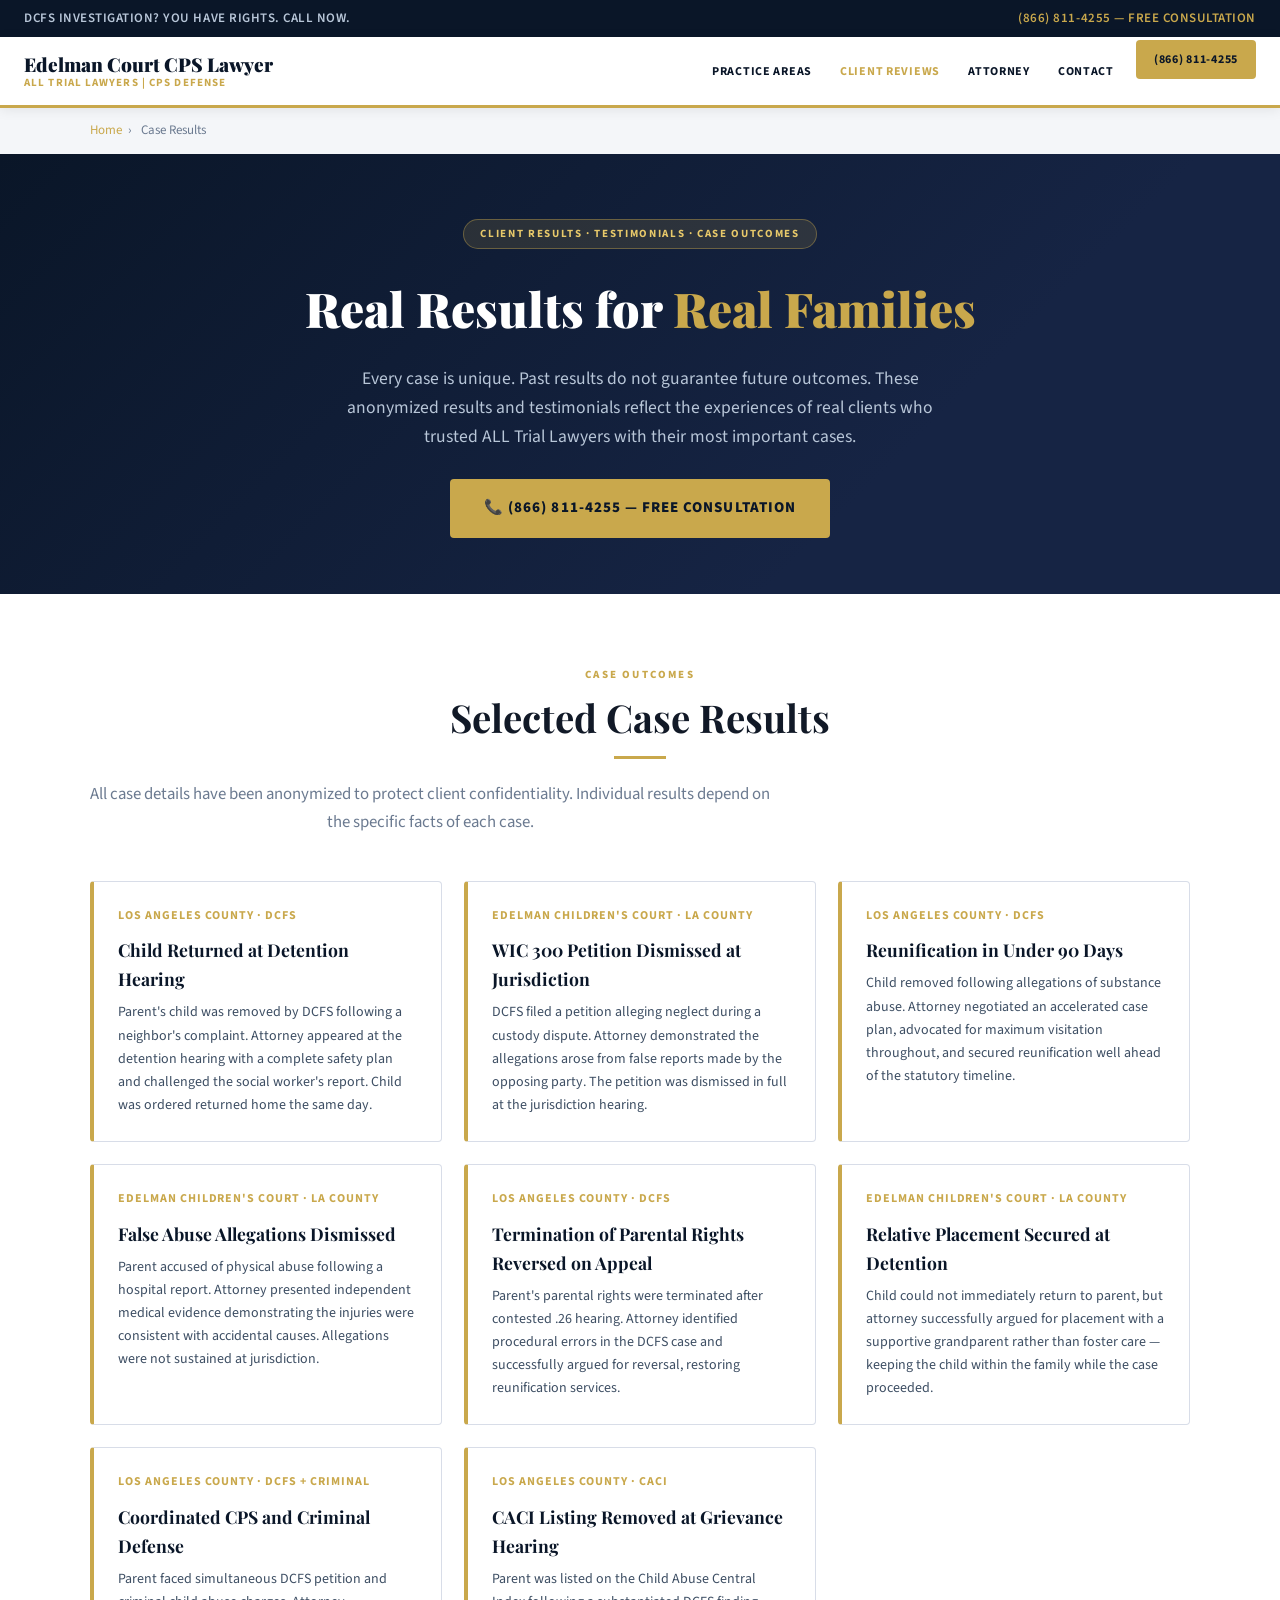
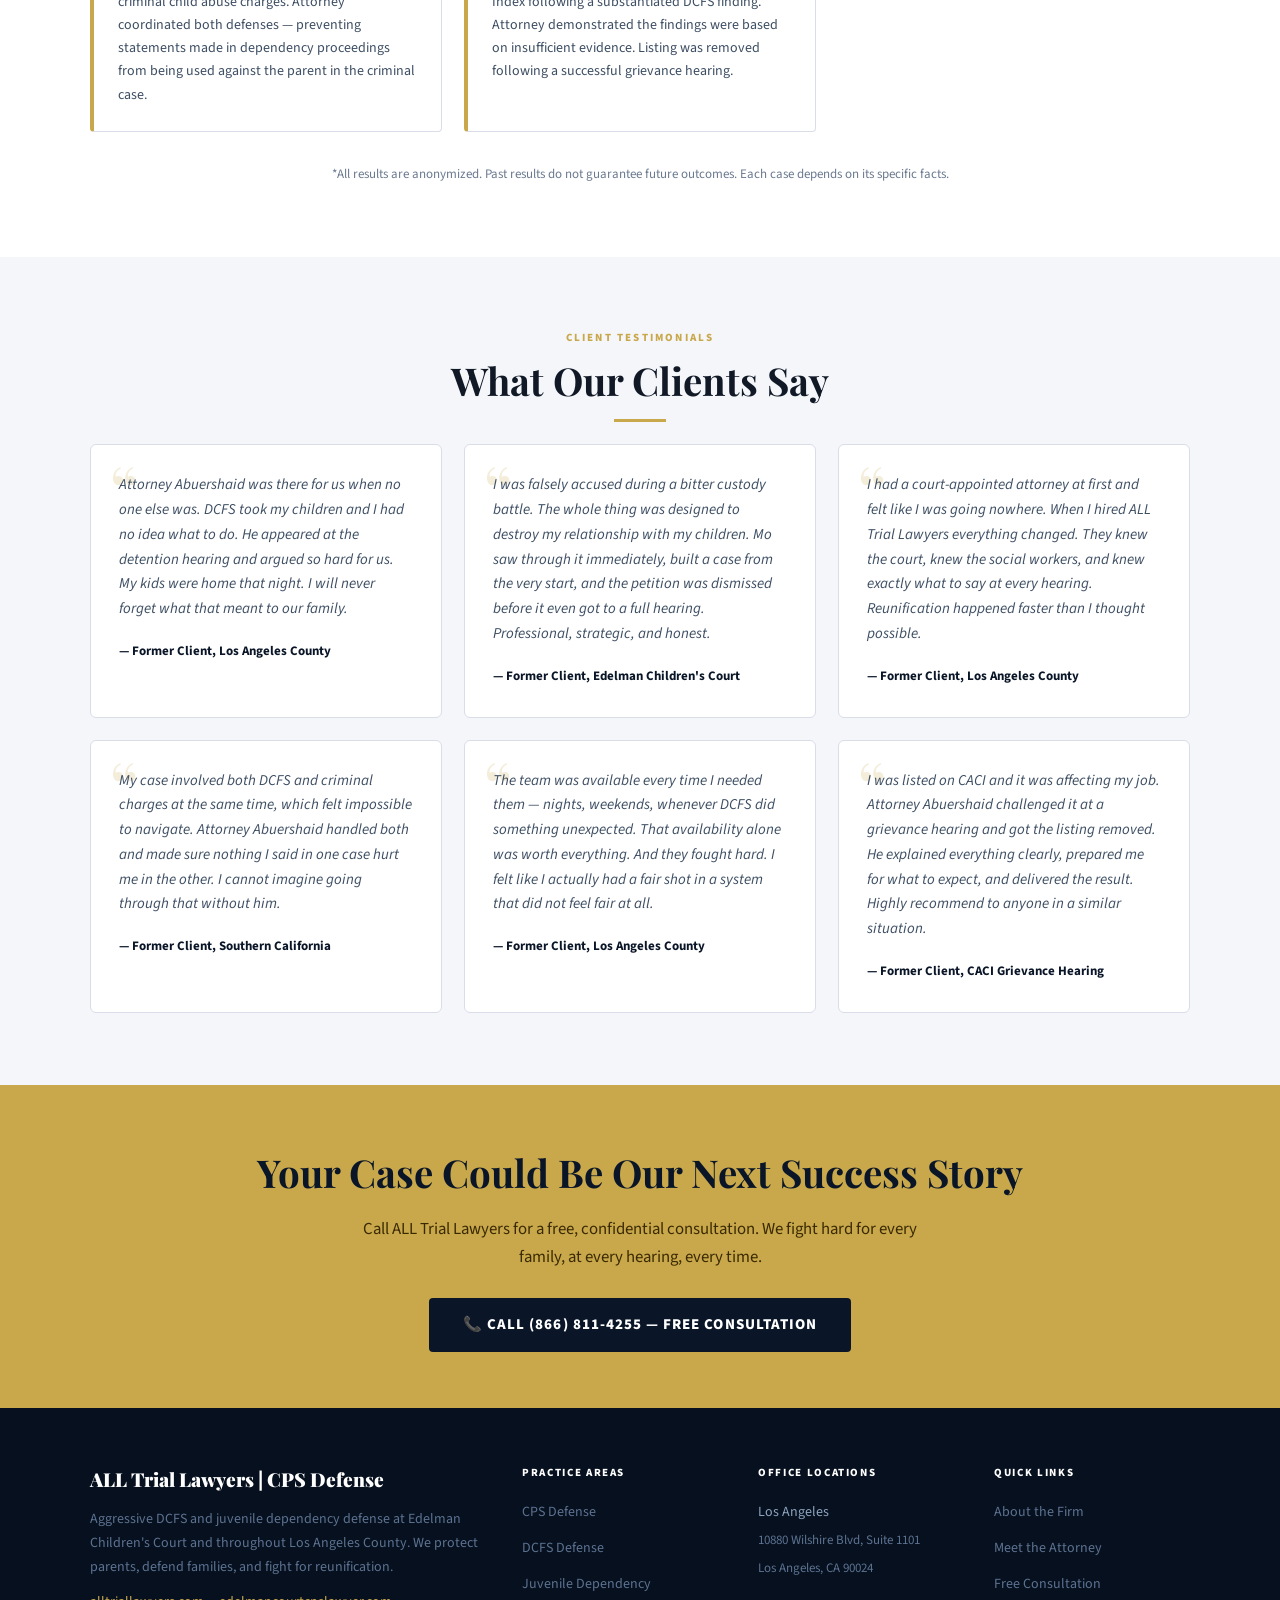
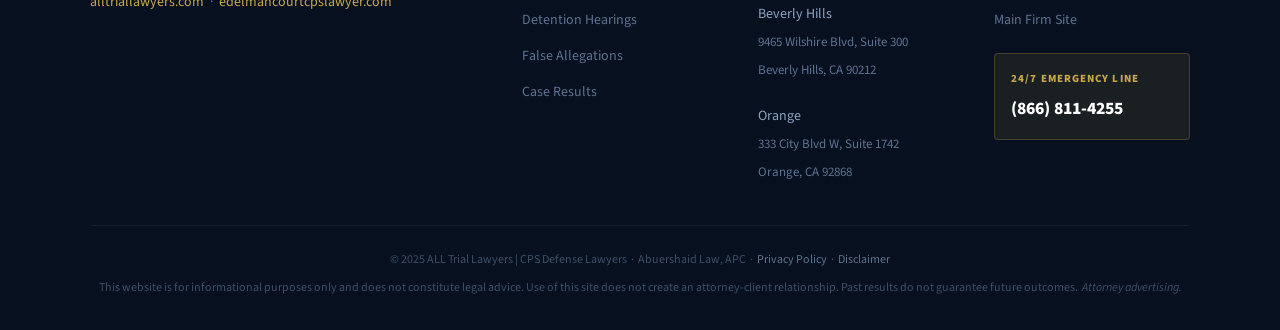
<file: case-results/index.html>
<!DOCTYPE html>
<html lang="en">
<head>
  <meta charset="UTF-8" />
  <meta name="viewport" content="width=device-width, initial-scale=1.0" />
  <title>Case Results & Testimonials | Edelman Court CPS Lawyer</title>
  <meta name="description" content="Read client testimonials and case results from ALL Trial Lawyers' DCFS and juvenile dependency defense work at Edelman Children's Court in Los Angeles. (866) 811-4255." />
  <link rel="canonical" href="https://edelmancourtcpslawyer.com/case-results/" />
  <link rel="stylesheet" href="/style.css" />
</head>
<body>
<script src="/nav.js"></script>

<div class="breadcrumb">
  <div class="container">
    <a href="/index.html">Home</a><span>›</span> Case Results
  </div>
</div>

<section class="page-hero">
  <div class="hero-badge">Client Results · Testimonials · Case Outcomes</div>
  <h1>Real Results for <em>Real Families</em></h1>
  <p>Every case is unique. Past results do not guarantee future outcomes. These anonymized results and testimonials reflect the experiences of real clients who trusted ALL Trial Lawyers with their most important cases.</p>
  <div class="hero-btns">
    <a href="tel:8668114255" class="btn-primary">📞 (866) 811-4255 — Free Consultation</a>
  </div>
</section>

<!-- RESULTS -->
<section class="section">
  <div class="container">
    <div class="text-center">
      <div class="section-label">Case Outcomes</div>
      <h2 class="section-title">Selected Case Results</h2>
      <div class="gold-line"></div>
      <p class="section-intro">All case details have been anonymized to protect client confidentiality. Individual results depend on the specific facts of each case.</p>
    </div>
    <div class="results-grid">
      <div class="result-card">
        <div class="county">Los Angeles County · DCFS</div>
        <div class="outcome">Child Returned at Detention Hearing</div>
        <p>Parent's child was removed by DCFS following a neighbor's complaint. Attorney appeared at the detention hearing with a complete safety plan and challenged the social worker's report. Child was ordered returned home the same day.</p>
      </div>
      <div class="result-card">
        <div class="county">Edelman Children's Court · LA County</div>
        <div class="outcome">WIC 300 Petition Dismissed at Jurisdiction</div>
        <p>DCFS filed a petition alleging neglect during a custody dispute. Attorney demonstrated the allegations arose from false reports made by the opposing party. The petition was dismissed in full at the jurisdiction hearing.</p>
      </div>
      <div class="result-card">
        <div class="county">Los Angeles County · DCFS</div>
        <div class="outcome">Reunification in Under 90 Days</div>
        <p>Child removed following allegations of substance abuse. Attorney negotiated an accelerated case plan, advocated for maximum visitation throughout, and secured reunification well ahead of the statutory timeline.</p>
      </div>
      <div class="result-card">
        <div class="county">Edelman Children's Court · LA County</div>
        <div class="outcome">False Abuse Allegations Dismissed</div>
        <p>Parent accused of physical abuse following a hospital report. Attorney presented independent medical evidence demonstrating the injuries were consistent with accidental causes. Allegations were not sustained at jurisdiction.</p>
      </div>
      <div class="result-card">
        <div class="county">Los Angeles County · DCFS</div>
        <div class="outcome">Termination of Parental Rights Reversed on Appeal</div>
        <p>Parent's parental rights were terminated after contested .26 hearing. Attorney identified procedural errors in the DCFS case and successfully argued for reversal, restoring reunification services.</p>
      </div>
      <div class="result-card">
        <div class="county">Edelman Children's Court · LA County</div>
        <div class="outcome">Relative Placement Secured at Detention</div>
        <p>Child could not immediately return to parent, but attorney successfully argued for placement with a supportive grandparent rather than foster care — keeping the child within the family while the case proceeded.</p>
      </div>
      <div class="result-card">
        <div class="county">Los Angeles County · DCFS + Criminal</div>
        <div class="outcome">Coordinated CPS and Criminal Defense</div>
        <p>Parent faced simultaneous DCFS petition and criminal child abuse charges. Attorney coordinated both defenses — preventing statements made in dependency proceedings from being used against the parent in the criminal case.</p>
      </div>
      <div class="result-card">
        <div class="county">Los Angeles County · CACI</div>
        <div class="outcome">CACI Listing Removed at Grievance Hearing</div>
        <p>Parent was listed on the Child Abuse Central Index following a substantiated DCFS finding. Attorney demonstrated the findings were based on insufficient evidence. Listing was removed following a successful grievance hearing.</p>
      </div>
    </div>
    <p style="text-align:center;font-size:13px;color:var(--muted);margin-top:32px;">*All results are anonymized. Past results do not guarantee future outcomes. Each case depends on its specific facts.</p>
  </div>
</section>

<!-- TESTIMONIALS -->
<section class="section section-light">
  <div class="container">
    <div class="text-center">
      <div class="section-label">Client Testimonials</div>
      <h2 class="section-title">What Our Clients Say</h2>
      <div class="gold-line"></div>
    </div>
    <div class="testimonials-grid">
      <div class="testimonial">
        <p>Attorney Abuershaid was there for us when no one else was. DCFS took my children and I had no idea what to do. He appeared at the detention hearing and argued so hard for us. My kids were home that night. I will never forget what that meant to our family.</p>
        <cite>— Former Client, Los Angeles County</cite>
      </div>
      <div class="testimonial">
        <p>I was falsely accused during a bitter custody battle. The whole thing was designed to destroy my relationship with my children. Mo saw through it immediately, built a case from the very start, and the petition was dismissed before it even got to a full hearing. Professional, strategic, and honest.</p>
        <cite>— Former Client, Edelman Children's Court</cite>
      </div>
      <div class="testimonial">
        <p>I had a court-appointed attorney at first and felt like I was going nowhere. When I hired ALL Trial Lawyers everything changed. They knew the court, knew the social workers, and knew exactly what to say at every hearing. Reunification happened faster than I thought possible.</p>
        <cite>— Former Client, Los Angeles County</cite>
      </div>
      <div class="testimonial">
        <p>My case involved both DCFS and criminal charges at the same time, which felt impossible to navigate. Attorney Abuershaid handled both and made sure nothing I said in one case hurt me in the other. I cannot imagine going through that without him.</p>
        <cite>— Former Client, Southern California</cite>
      </div>
      <div class="testimonial">
        <p>The team was available every time I needed them — nights, weekends, whenever DCFS did something unexpected. That availability alone was worth everything. And they fought hard. I felt like I actually had a fair shot in a system that did not feel fair at all.</p>
        <cite>— Former Client, Los Angeles County</cite>
      </div>
      <div class="testimonial">
        <p>I was listed on CACI and it was affecting my job. Attorney Abuershaid challenged it at a grievance hearing and got the listing removed. He explained everything clearly, prepared me for what to expect, and delivered the result. Highly recommend to anyone in a similar situation.</p>
        <cite>— Former Client, CACI Grievance Hearing</cite>
      </div>
    </div>
  </div>
</section>

<section class="cta-band">
  <h2>Your Case Could Be Our Next Success Story</h2>
  <p>Call ALL Trial Lawyers for a free, confidential consultation. We fight hard for every family, at every hearing, every time.</p>
  <a href="tel:8668114255" class="btn-dark">📞 Call (866) 811-4255 — Free Consultation</a>
</section>

</body>
</html>
</file>
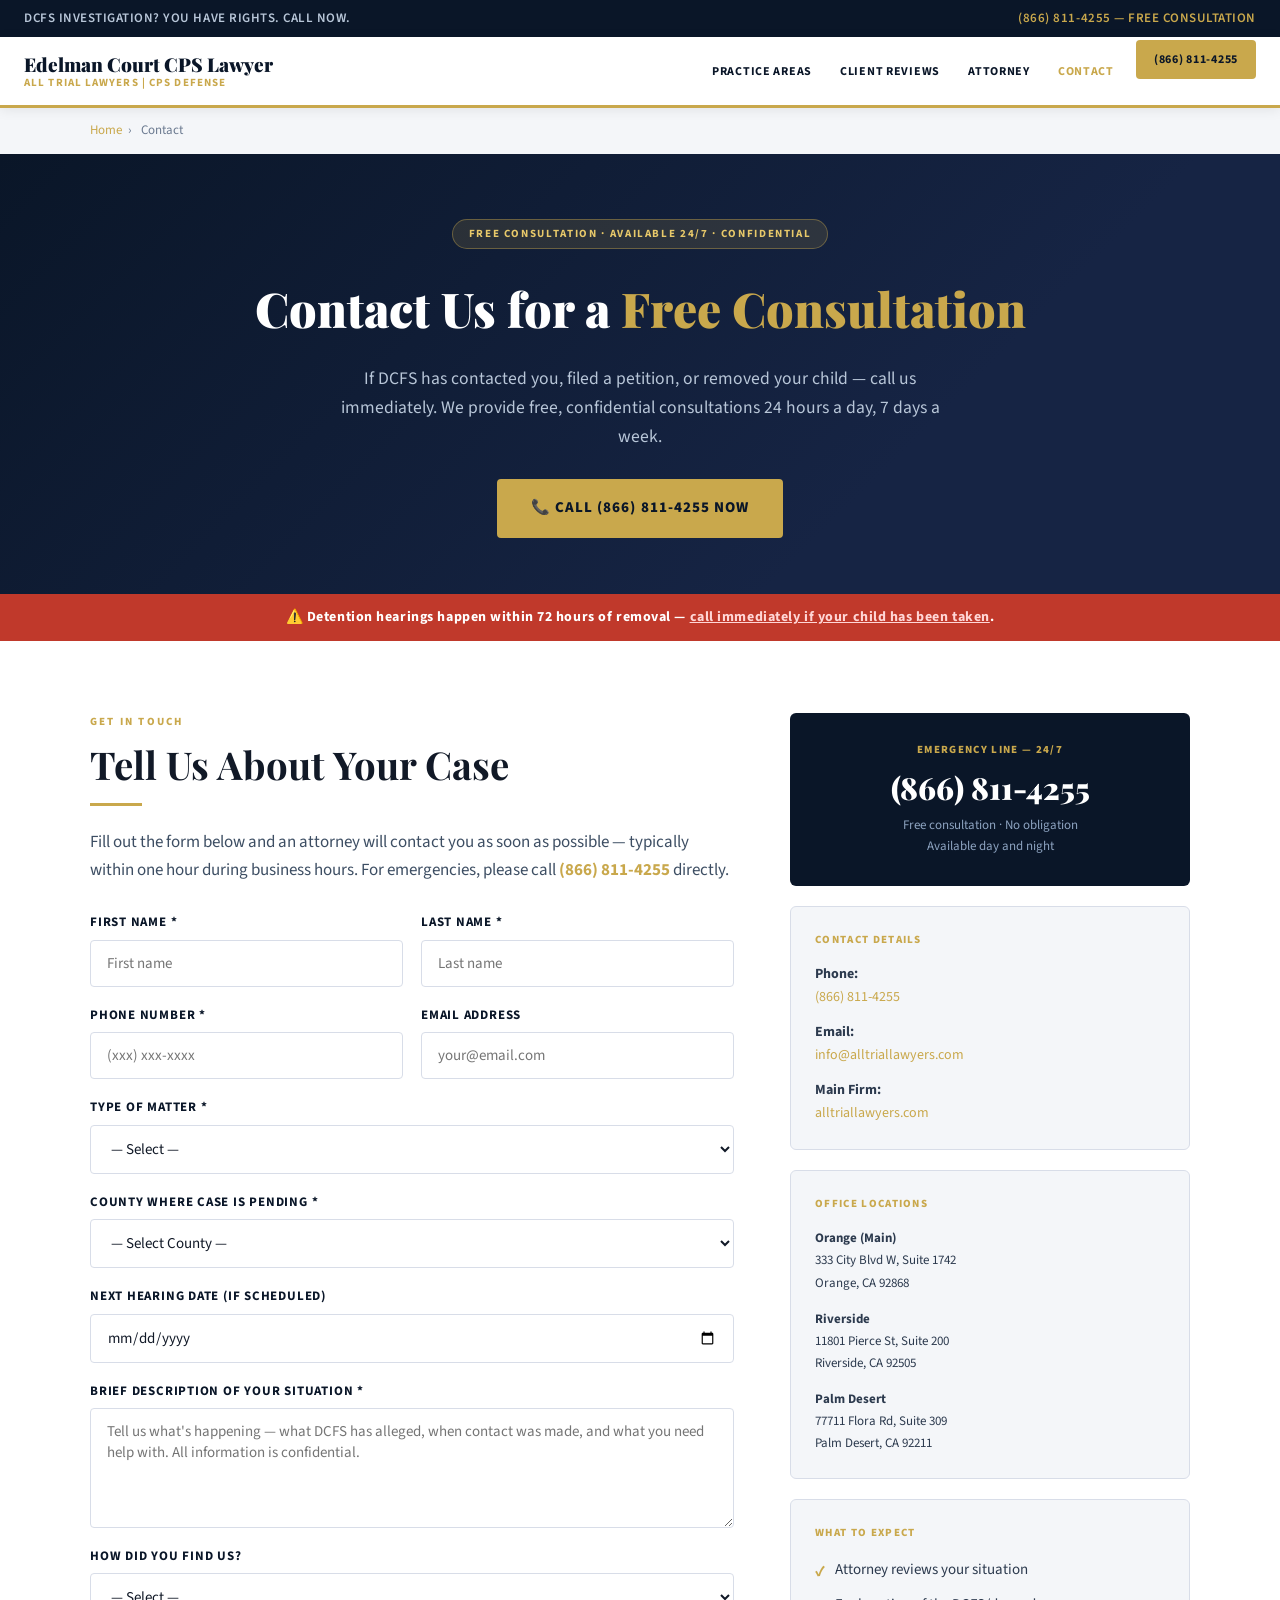
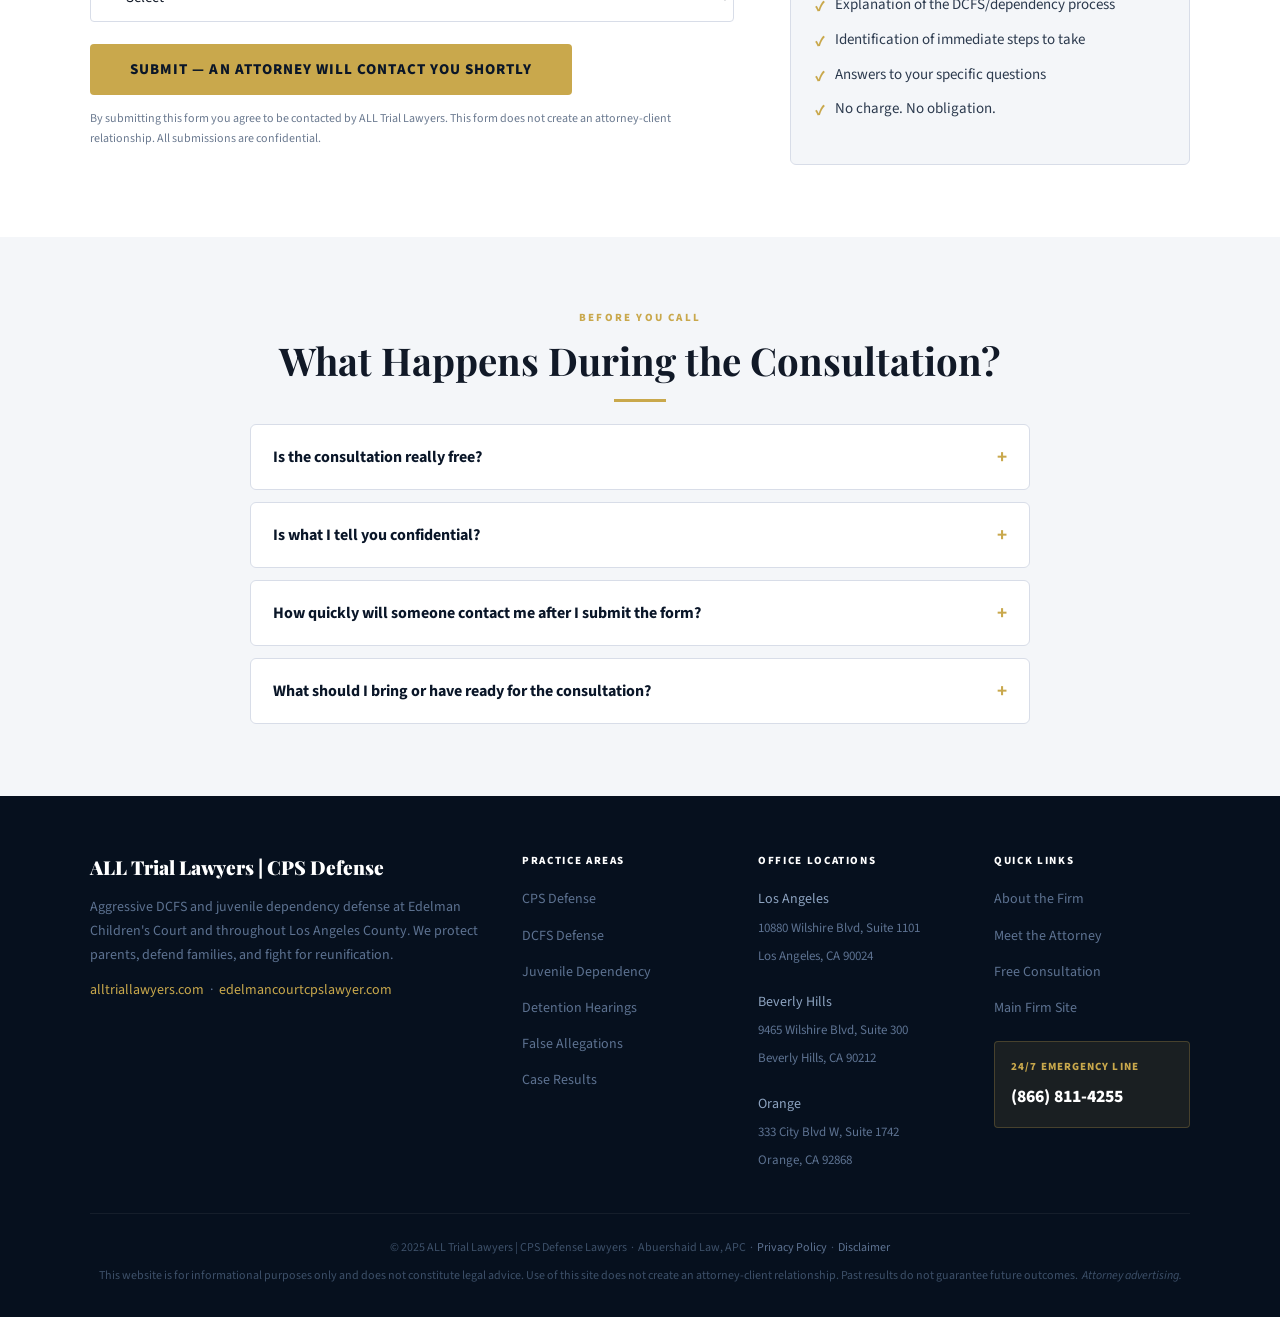
<file: contact/index.html>
<!DOCTYPE html>
<html lang="en">
<head>
  <meta charset="UTF-8" />
  <meta name="viewport" content="width=device-width, initial-scale=1.0" />
  <title>Contact Us | Free DCFS Consultation | Edelman Court CPS Lawyer</title>
  <meta name="description" content="Contact ALL Trial Lawyers for a free, confidential DCFS or CPS defense consultation. Available 24/7. Call (866) 811-4255 or fill out our intake form." />
  <link rel="canonical" href="https://edelmancourtcpslawyer.com/contact/" />
  <link rel="stylesheet" href="/style.css" />
</head>
<body>
<script src="/nav.js"></script>

<!-- Thank you banner -->
<div id="thanks-banner" style="display:none;background:#1a4a1a;color:#fff;text-align:center;padding:16px 24px;font-size:15px;font-weight:700;">
  ✅ Thank you — your message was received. An attorney will contact you shortly. For urgent matters call <a href="tel:8668114255" style="color:#7dff7d;">(866) 811-4255</a>.
</div>
<script>
  if (window.location.search.includes('thanks=1')) {
    document.getElementById('thanks-banner').style.display = 'block';
    window.scrollTo(0,0);
  }
</script>

<div class="breadcrumb">
  <div class="container">
    <a href="/index.html">Home</a><span>›</span> Contact
  </div>
</div>

<section class="page-hero">
  <div class="hero-badge">Free Consultation · Available 24/7 · Confidential</div>
  <h1>Contact Us for a <em>Free Consultation</em></h1>
  <p>If DCFS has contacted you, filed a petition, or removed your child — call us immediately. We provide free, confidential consultations 24 hours a day, 7 days a week.</p>
  <div class="hero-btns">
    <a href="tel:8668114255" class="btn-primary">📞 Call (866) 811-4255 Now</a>
  </div>
</section>

<div class="urgent">
  ⚠️ Detention hearings happen within 72 hours of removal — <a href="tel:8668114255">call immediately if your child has been taken</a>.
</div>

<!-- CONTACT LAYOUT -->
<section class="section">
  <div class="container">
    <div style="display:grid;grid-template-columns:1fr 400px;gap:56px;align-items:start;">

      <!-- FORM -->
      <div>
        <div class="section-label">Get in Touch</div>
        <h2 class="section-title">Tell Us About Your Case</h2>
        <div class="gold-line left"></div>
        <p style="color:#3d4e63;margin-bottom:28px;">Fill out the form below and an attorney will contact you as soon as possible — typically within one hour during business hours. For emergencies, please call <a href="tel:8668114255" style="color:var(--gold);font-weight:700;">(866) 811-4255</a> directly.</p>

        <form action="https://formspree.io/f/mwvapdge" method="POST" style="display:flex;flex-direction:column;gap:0;">
          <input type="hidden" name="_subject" value="New CPS Defense Inquiry — Edelman Court" />
          <input type="hidden" name="_next" value="https://edelmancourtcpslawyer.com/contact/?thanks=1" />
          <input type="text" name="_gotcha" style="display:none" />
          <div class="form-grid">
            <div class="form-group">
              <label for="first_name">First Name *</label>
              <input type="text" id="first_name" name="first_name" required placeholder="First name" />
            </div>
            <div class="form-group">
              <label for="last_name">Last Name *</label>
              <input type="text" id="last_name" name="last_name" required placeholder="Last name" />
            </div>
            <div class="form-group">
              <label for="phone">Phone Number *</label>
              <input type="tel" id="phone" name="phone" required placeholder="(xxx) xxx-xxxx" />
            </div>
            <div class="form-group">
              <label for="email">Email Address</label>
              <input type="email" id="email" name="email" placeholder="your@email.com" />
            </div>
            <div class="form-group full">
              <label for="case_type">Type of Matter *</label>
              <select id="case_type" name="case_type" required>
                <option value="">— Select —</option>
                <option value="dcfs_investigation">DCFS Investigation (open, no petition yet)</option>
                <option value="detention_hearing">Child Just Removed — Detention Hearing Needed</option>
                <option value="petition_filed">DCFS Petition Filed — Case at Edelman Court</option>
                <option value="jurisdiction_hearing">Jurisdiction Hearing Upcoming</option>
                <option value="disposition_hearing">Disposition Hearing Upcoming</option>
                <option value="review_hearing">Review Hearing / Reunification</option>
                <option value="tpr">Termination of Parental Rights Hearing</option>
                <option value="caci">CACI Listing / Grievance Hearing</option>
                <option value="false_allegations">False CPS Allegations — No Petition Yet</option>
                <option value="other">Other / Not Sure</option>
              </select>
            </div>
            <div class="form-group full">
              <label for="county">County Where Case Is Pending *</label>
              <select id="county" name="county" required>
                <option value="">— Select County —</option>
                <option value="los_angeles">Los Angeles County</option>
                <option value="orange">Orange County</option>
                <option value="riverside">Riverside County</option>
                <option value="san_bernardino">San Bernardino County</option>
                <option value="san_diego">San Diego County</option>
                <option value="ventura">Ventura County</option>
                <option value="other">Other / Multiple Counties</option>
              </select>
            </div>
            <div class="form-group full">
              <label for="hearing_date">Next Hearing Date (if scheduled)</label>
              <input type="date" id="hearing_date" name="hearing_date" />
            </div>
            <div class="form-group full">
              <label for="message">Brief Description of Your Situation *</label>
              <textarea id="message" name="message" required placeholder="Tell us what's happening — what DCFS has alleged, when contact was made, and what you need help with. All information is confidential."></textarea>
            </div>
            <div class="form-group full">
              <label for="how_found">How Did You Find Us?</label>
              <select id="how_found" name="how_found">
                <option value="">— Select —</option>
                <option value="google">Google Search</option>
                <option value="referral">Referral from Friend/Family</option>
                <option value="attorney_referral">Referral from Attorney</option>
                <option value="social_media">Social Media</option>
                <option value="online_directory">Online Directory (Avvo, Justia, etc.)</option>
                <option value="other">Other</option>
              </select>
            </div>
          </div>
          <div style="margin-top:22px;">
            <button type="submit" class="form-submit">Submit — An Attorney Will Contact You Shortly</button>
          </div>
          <p style="font-size:12px;color:var(--muted);margin-top:14px;">By submitting this form you agree to be contacted by ALL Trial Lawyers. This form does not create an attorney-client relationship. All submissions are confidential.</p>
        </form>
      </div>

      <!-- SIDEBAR -->
      <div style="display:flex;flex-direction:column;gap:20px;position:sticky;top:90px;">
        <div style="background:var(--navy);padding:28px;border-radius:6px;text-align:center;">
          <div style="color:var(--gold);font-size:11px;font-weight:800;text-transform:uppercase;letter-spacing:.12em;margin-bottom:12px;">Emergency Line — 24/7</div>
          <a href="tel:8668114255" style="color:#fff;font-family:var(--serif);font-size:1.9rem;font-weight:900;display:block;line-height:1.1;">(866) 811-4255</a>
          <div style="color:#8da3c0;font-size:13px;margin-top:10px;">Free consultation · No obligation<br>Available day and night</div>
        </div>

        <div style="background:var(--light);border:1px solid var(--border);padding:24px;border-radius:6px;">
          <div style="font-size:11px;font-weight:800;text-transform:uppercase;letter-spacing:.12em;color:var(--gold);margin-bottom:14px;">Contact Details</div>
          <ul style="list-style:none;display:flex;flex-direction:column;gap:12px;">
            <li style="font-size:14px;color:#2c3a4e;"><strong>Phone:</strong><br><a href="tel:8668114255" style="color:var(--gold);">(866) 811-4255</a></li>
            <li style="font-size:14px;color:#2c3a4e;"><strong>Email:</strong><br><a href="mailto:info@alltriallawyers.com" style="color:var(--gold);">info@alltriallawyers.com</a></li>
            <li style="font-size:14px;color:#2c3a4e;"><strong>Main Firm:</strong><br><a href="https://alltriallawyers.com" style="color:var(--gold);">alltriallawyers.com</a></li>
          </ul>
        </div>

        <div style="background:var(--light);border:1px solid var(--border);padding:24px;border-radius:6px;">
          <div style="font-size:11px;font-weight:800;text-transform:uppercase;letter-spacing:.12em;color:var(--gold);margin-bottom:14px;">Office Locations</div>
          <ul style="list-style:none;display:flex;flex-direction:column;gap:14px;">
            <li style="font-size:13px;color:#2c3a4e;line-height:1.7;"><strong>Orange (Main)</strong><br>333 City Blvd W, Suite 1742<br>Orange, CA 92868</li>
            <li style="font-size:13px;color:#2c3a4e;line-height:1.7;"><strong>Riverside</strong><br>11801 Pierce St, Suite 200<br>Riverside, CA 92505</li>
            <li style="font-size:13px;color:#2c3a4e;line-height:1.7;"><strong>Palm Desert</strong><br>77711 Flora Rd, Suite 309<br>Palm Desert, CA 92211</li>
          </ul>
        </div>

        <div style="background:var(--light);border:1px solid var(--border);padding:24px;border-radius:6px;">
          <div style="font-size:11px;font-weight:800;text-transform:uppercase;letter-spacing:.12em;color:var(--gold);margin-bottom:12px;">What to Expect</div>
          <ul class="credential-list">
            <li>Attorney reviews your situation</li>
            <li>Explanation of the DCFS/dependency process</li>
            <li>Identification of immediate steps to take</li>
            <li>Answers to your specific questions</li>
            <li>No charge. No obligation.</li>
          </ul>
        </div>
      </div>

    </div>
  </div>
</section>

<!-- FAQ -->
<section class="section section-light">
  <div class="container-sm">
    <div class="text-center">
      <div class="section-label">Before You Call</div>
      <h2 class="section-title">What Happens During the Consultation?</h2>
      <div class="gold-line"></div>
    </div>
    <ul class="faq-list">
      <li class="faq-item">
        <button class="faq-q">Is the consultation really free? <span class="icon">+</span></button>
        <div class="faq-a"><p>Yes. The initial consultation is completely free and there is no obligation to retain our services. We believe every family facing a DCFS investigation or dependency case deserves to speak with an experienced attorney before making any decisions.</p></div>
      </li>
      <li class="faq-item">
        <button class="faq-q">Is what I tell you confidential? <span class="icon">+</span></button>
        <div class="faq-a"><p>Yes. Attorney-client privilege protects everything you share with us from the moment of the initial consultation. Nothing you tell us during a consultation will be shared with DCFS, the court, or any third party.</p></div>
      </li>
      <li class="faq-item">
        <button class="faq-q">How quickly will someone contact me after I submit the form? <span class="icon">+</span></button>
        <div class="faq-a"><p>We aim to respond to all form submissions within one hour during business hours. For urgent matters — particularly if a hearing is imminent or a child has just been removed — please call us directly at (866) 811-4255. We are available 24/7 for emergencies.</p></div>
      </li>
      <li class="faq-item">
        <button class="faq-q">What should I bring or have ready for the consultation? <span class="icon">+</span></button>
        <div class="faq-a"><p>If you have any documents from DCFS — a detention report, a petition, a notice of hearing, a case plan — bring them or have them available. If you don't have any documents yet, that's fine too. Just tell us what happened, when DCFS made contact, what they alleged, and what your current situation is. We will take it from there.</p></div>
      </li>
    </ul>
  </div>
</section>

</body>
</html>
</file>
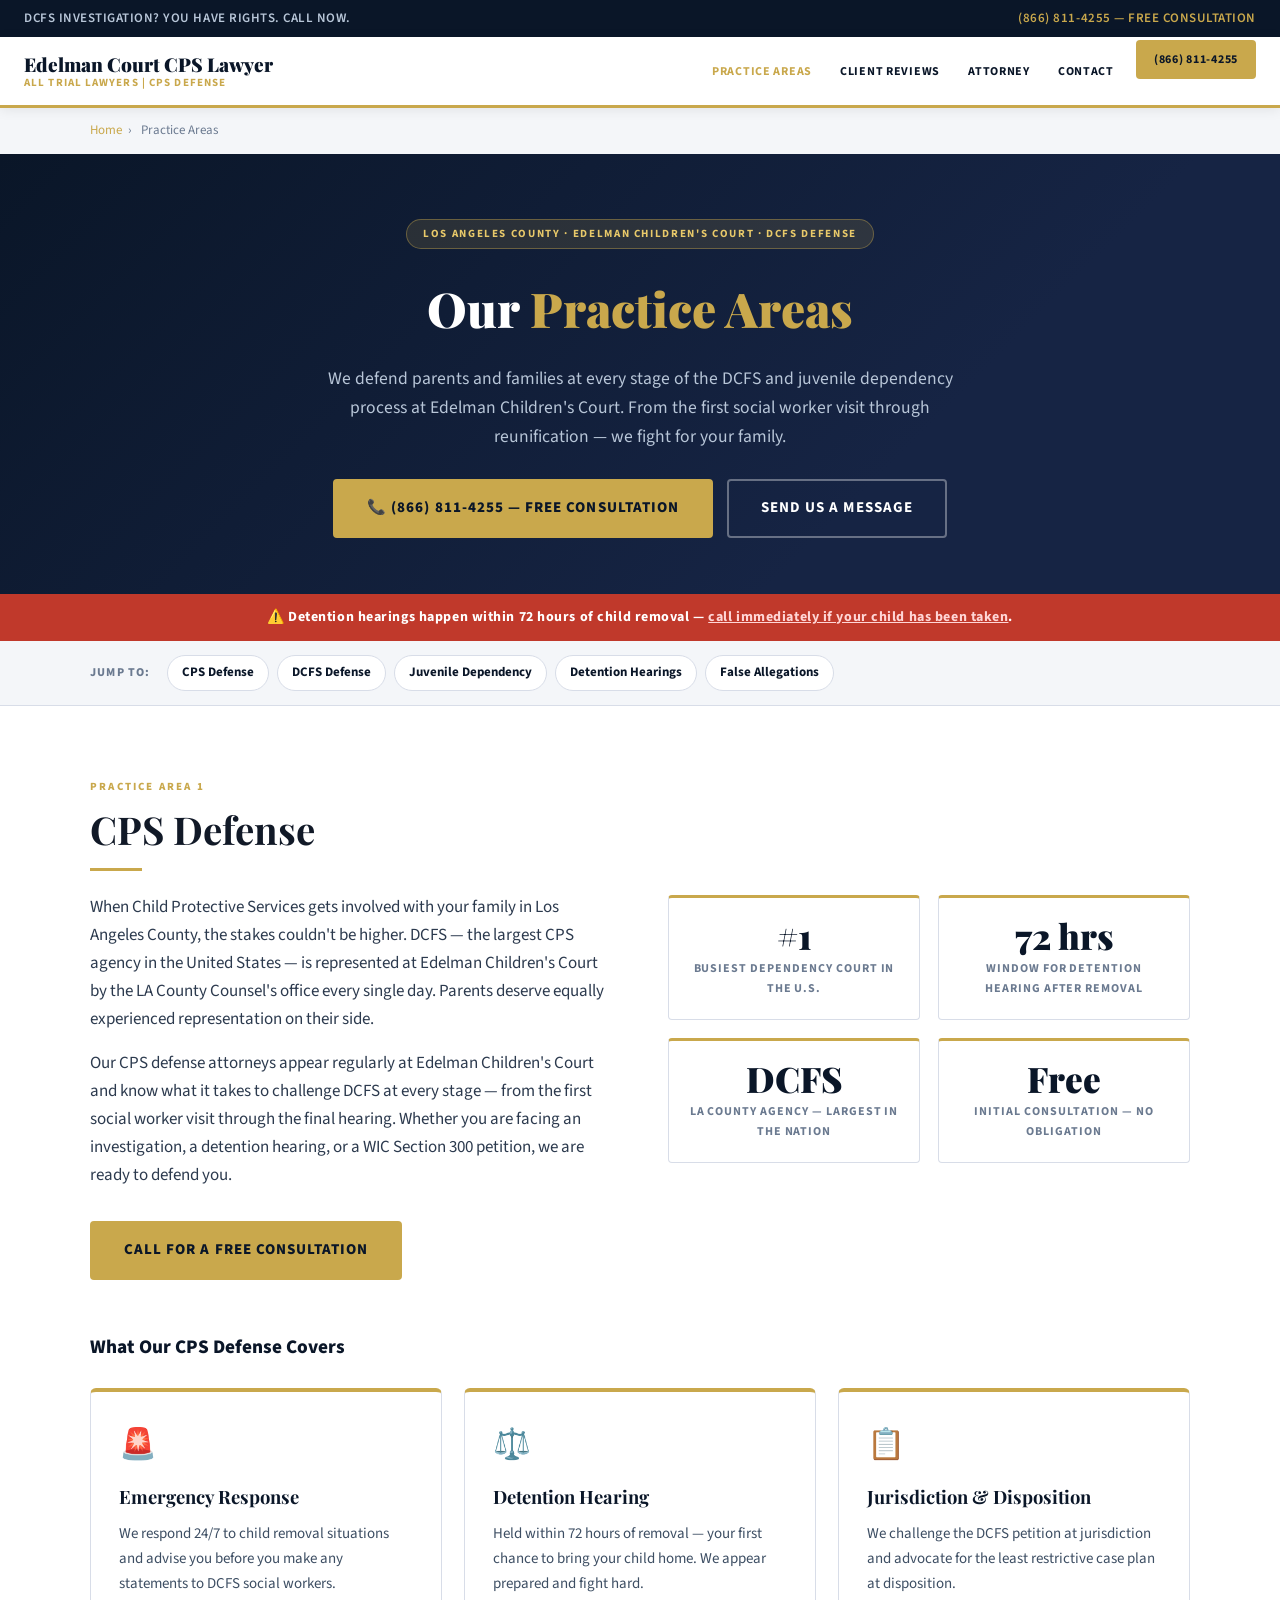
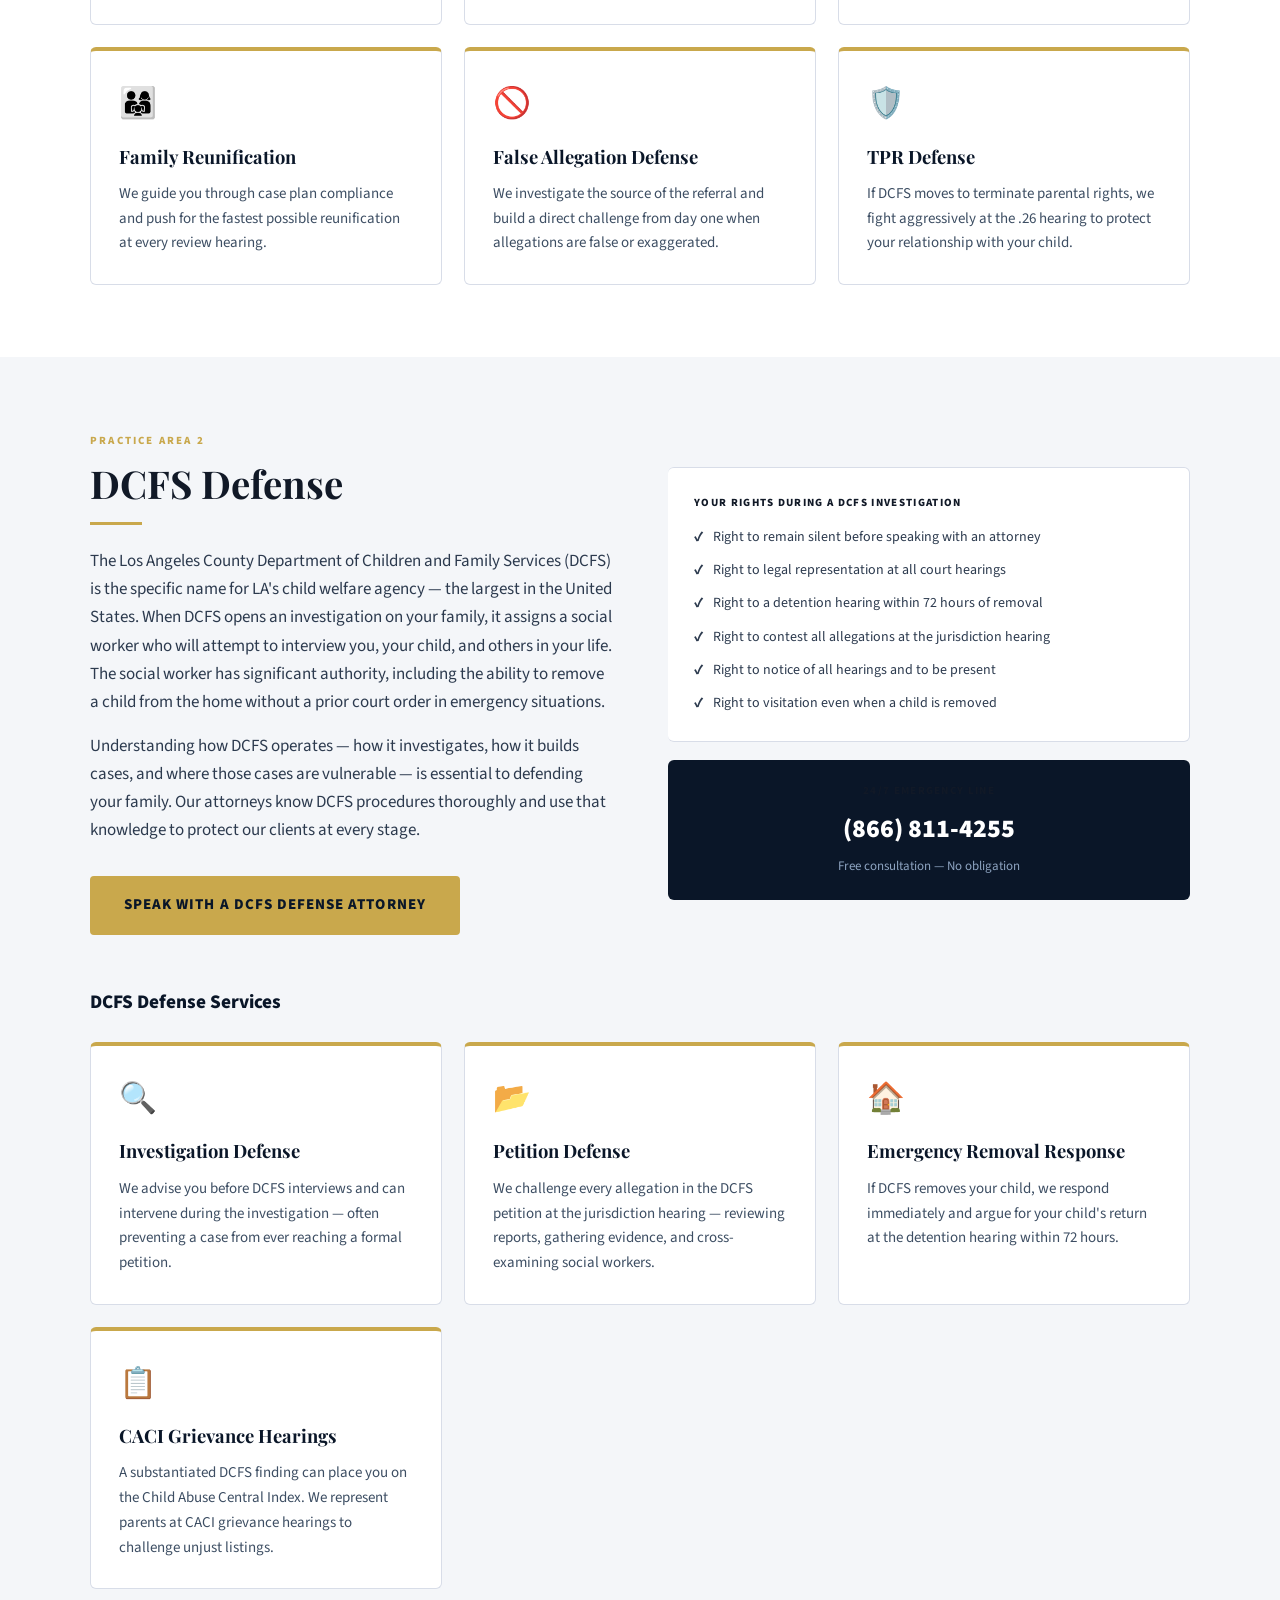
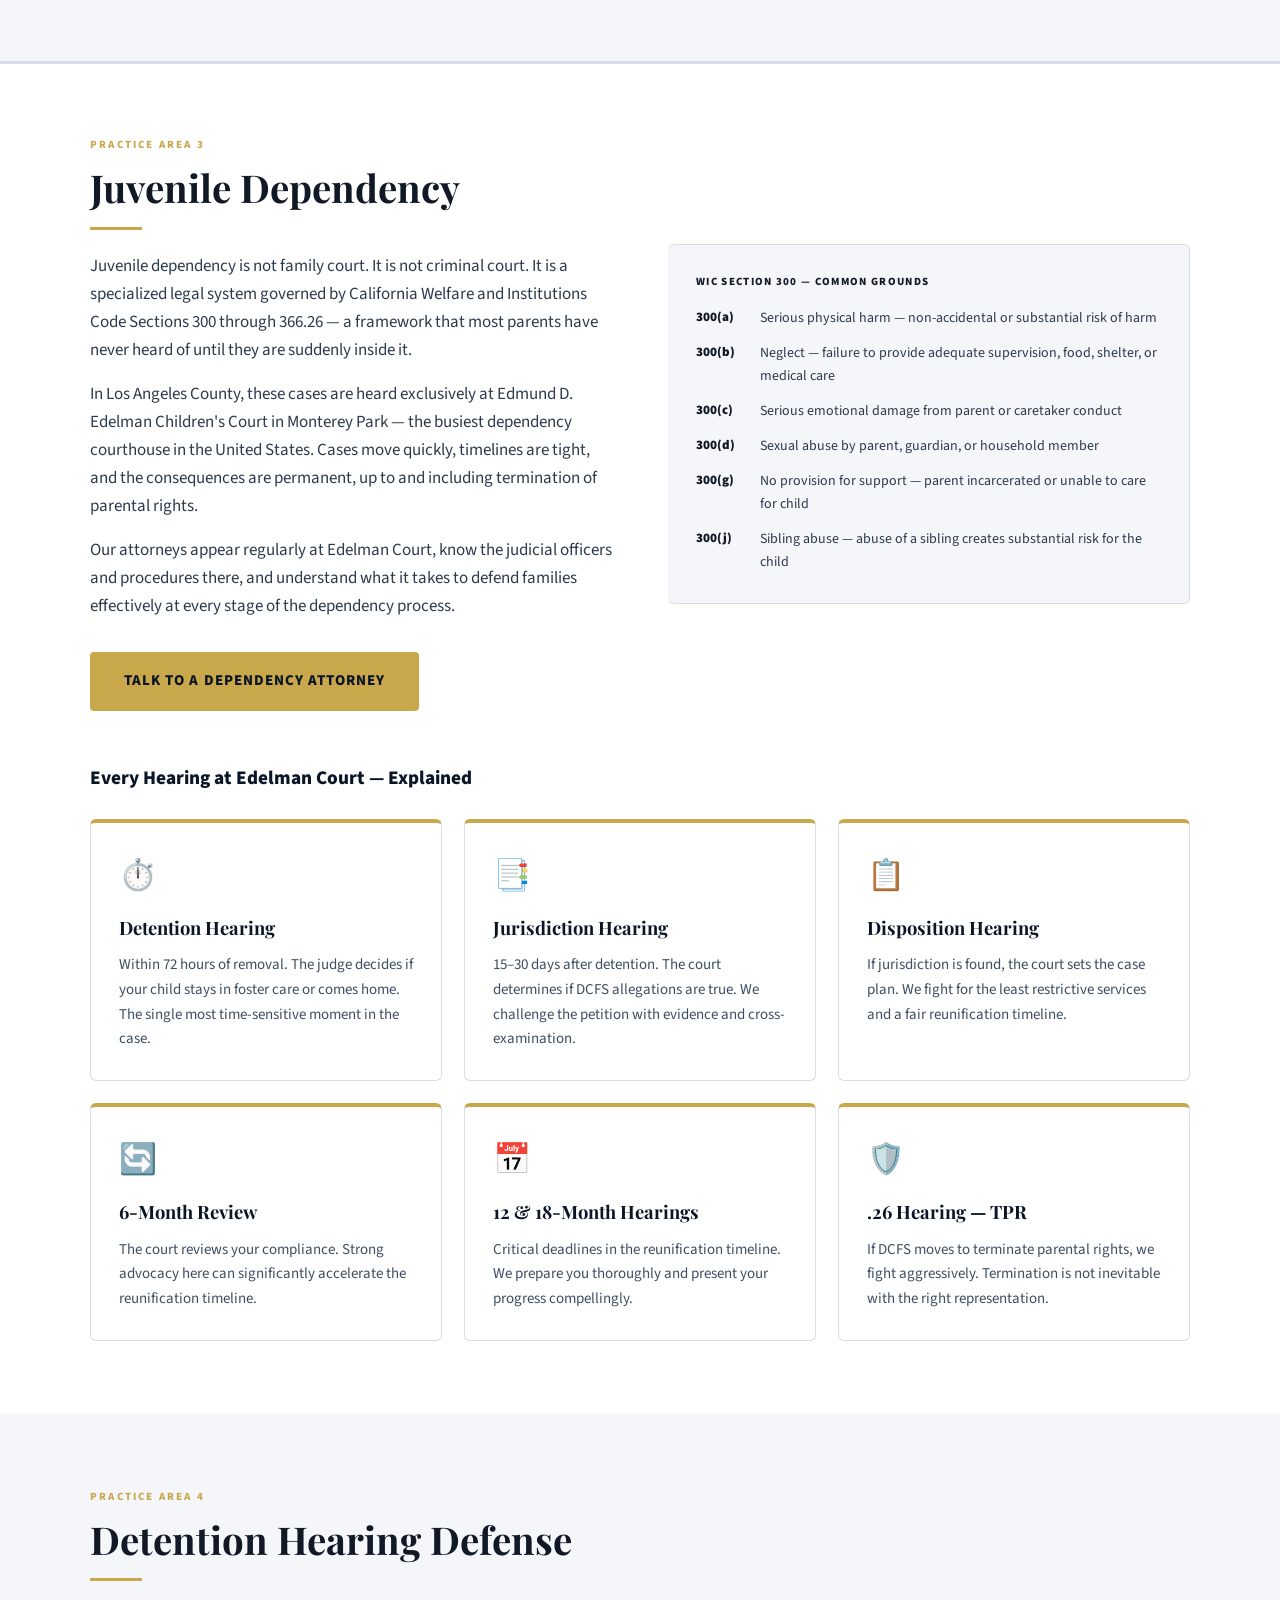
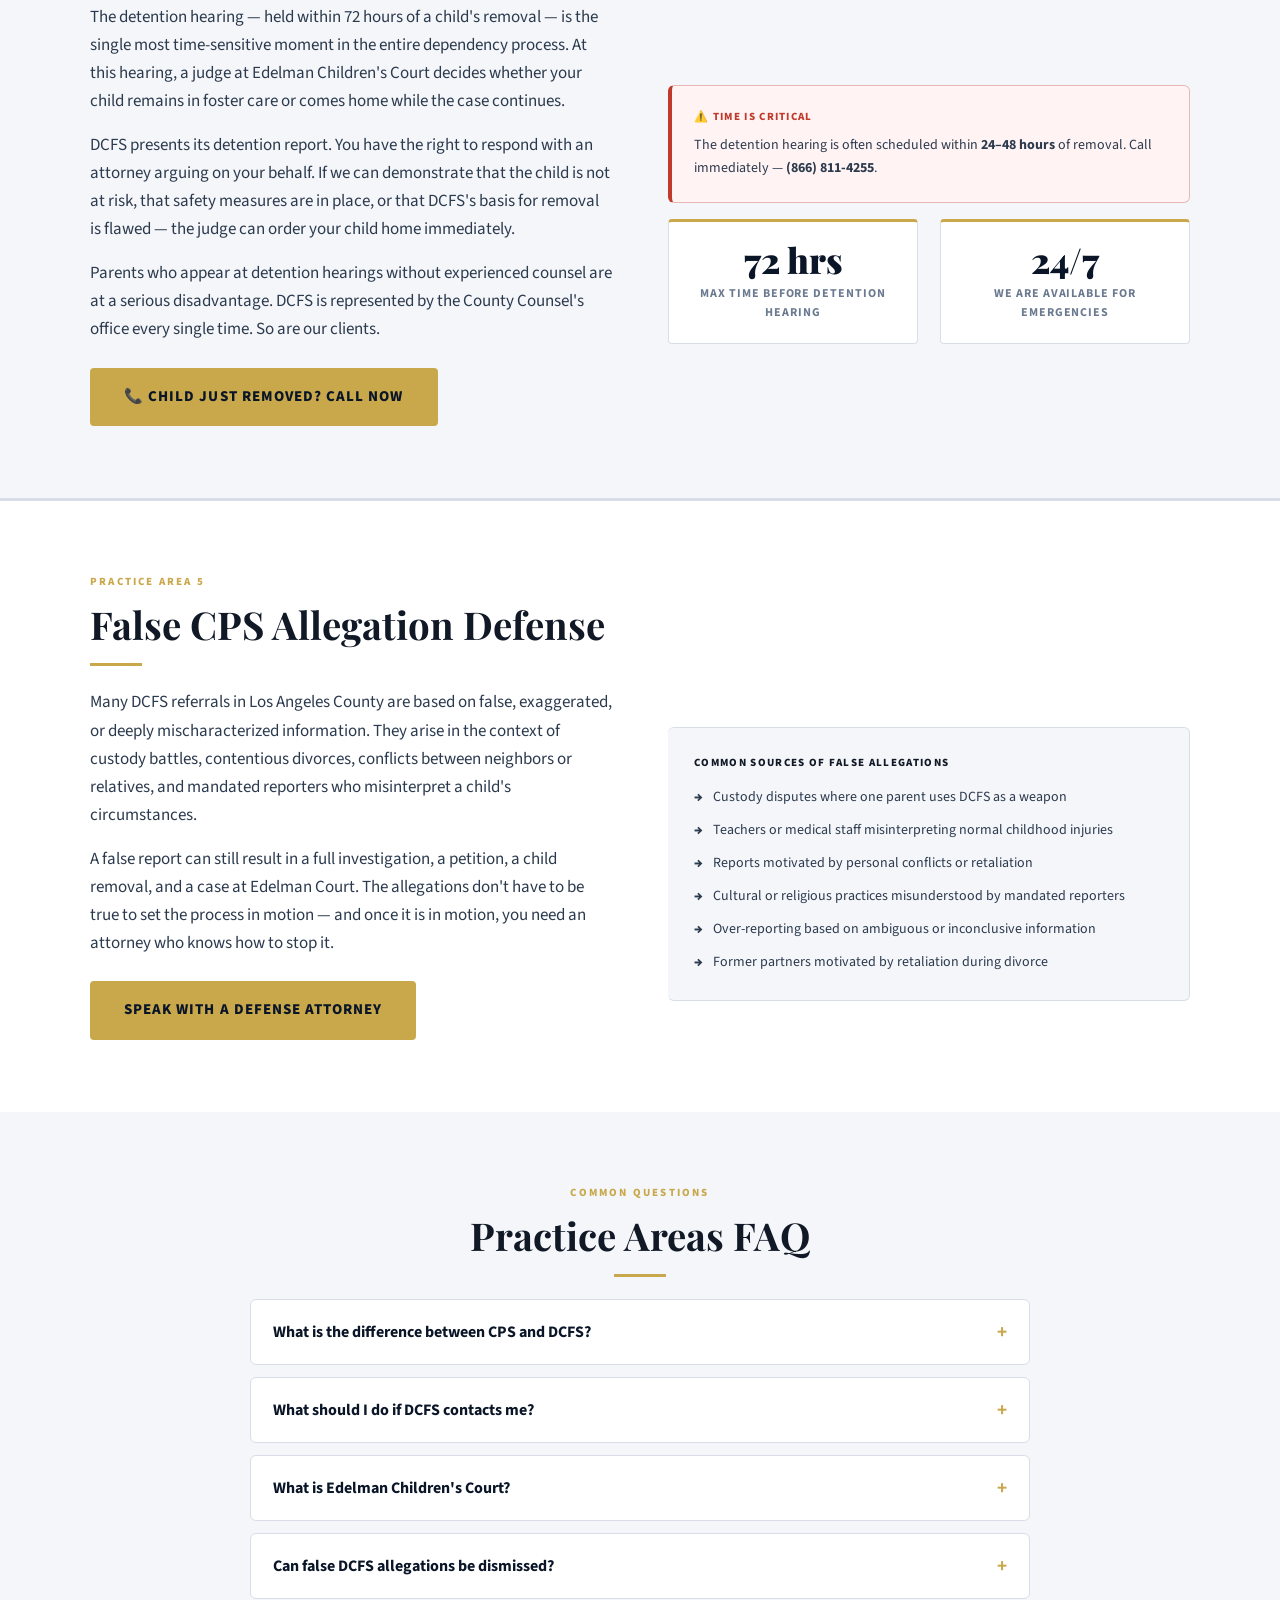
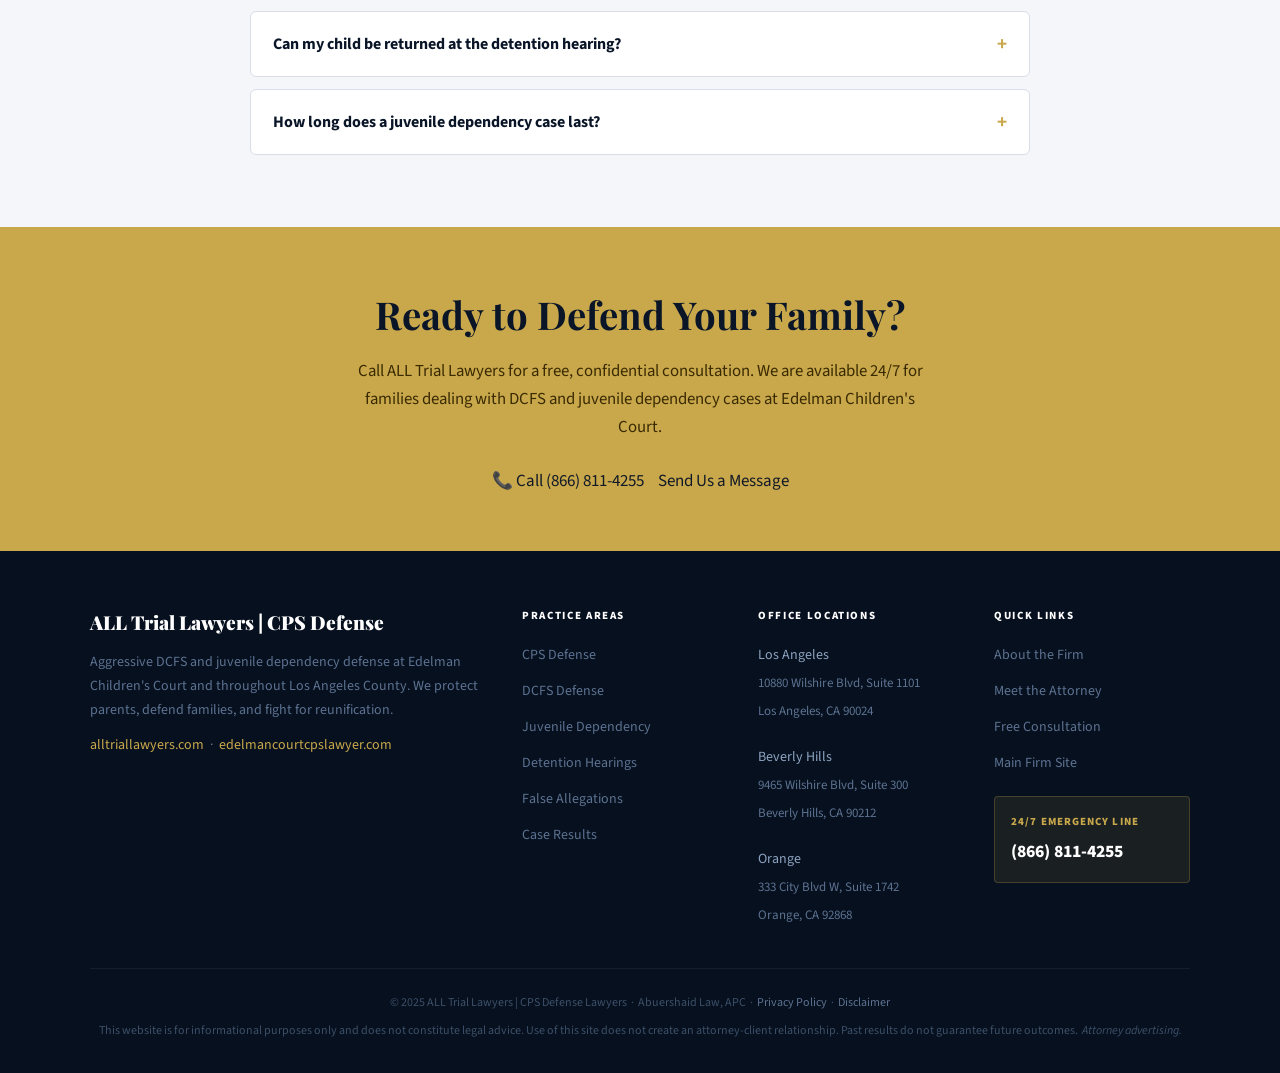
<file: cps-defense/index.html>
<!DOCTYPE html>
<html><head><meta charset="UTF-8"><meta http-equiv="refresh" content="0;url=/practice-areas/"><link rel="canonical" href="https://edelmancourtcpslawyer.com/practice-areas/"/></head><body><script>window.location.href='/practice-areas/';</script></body></html>
</file>
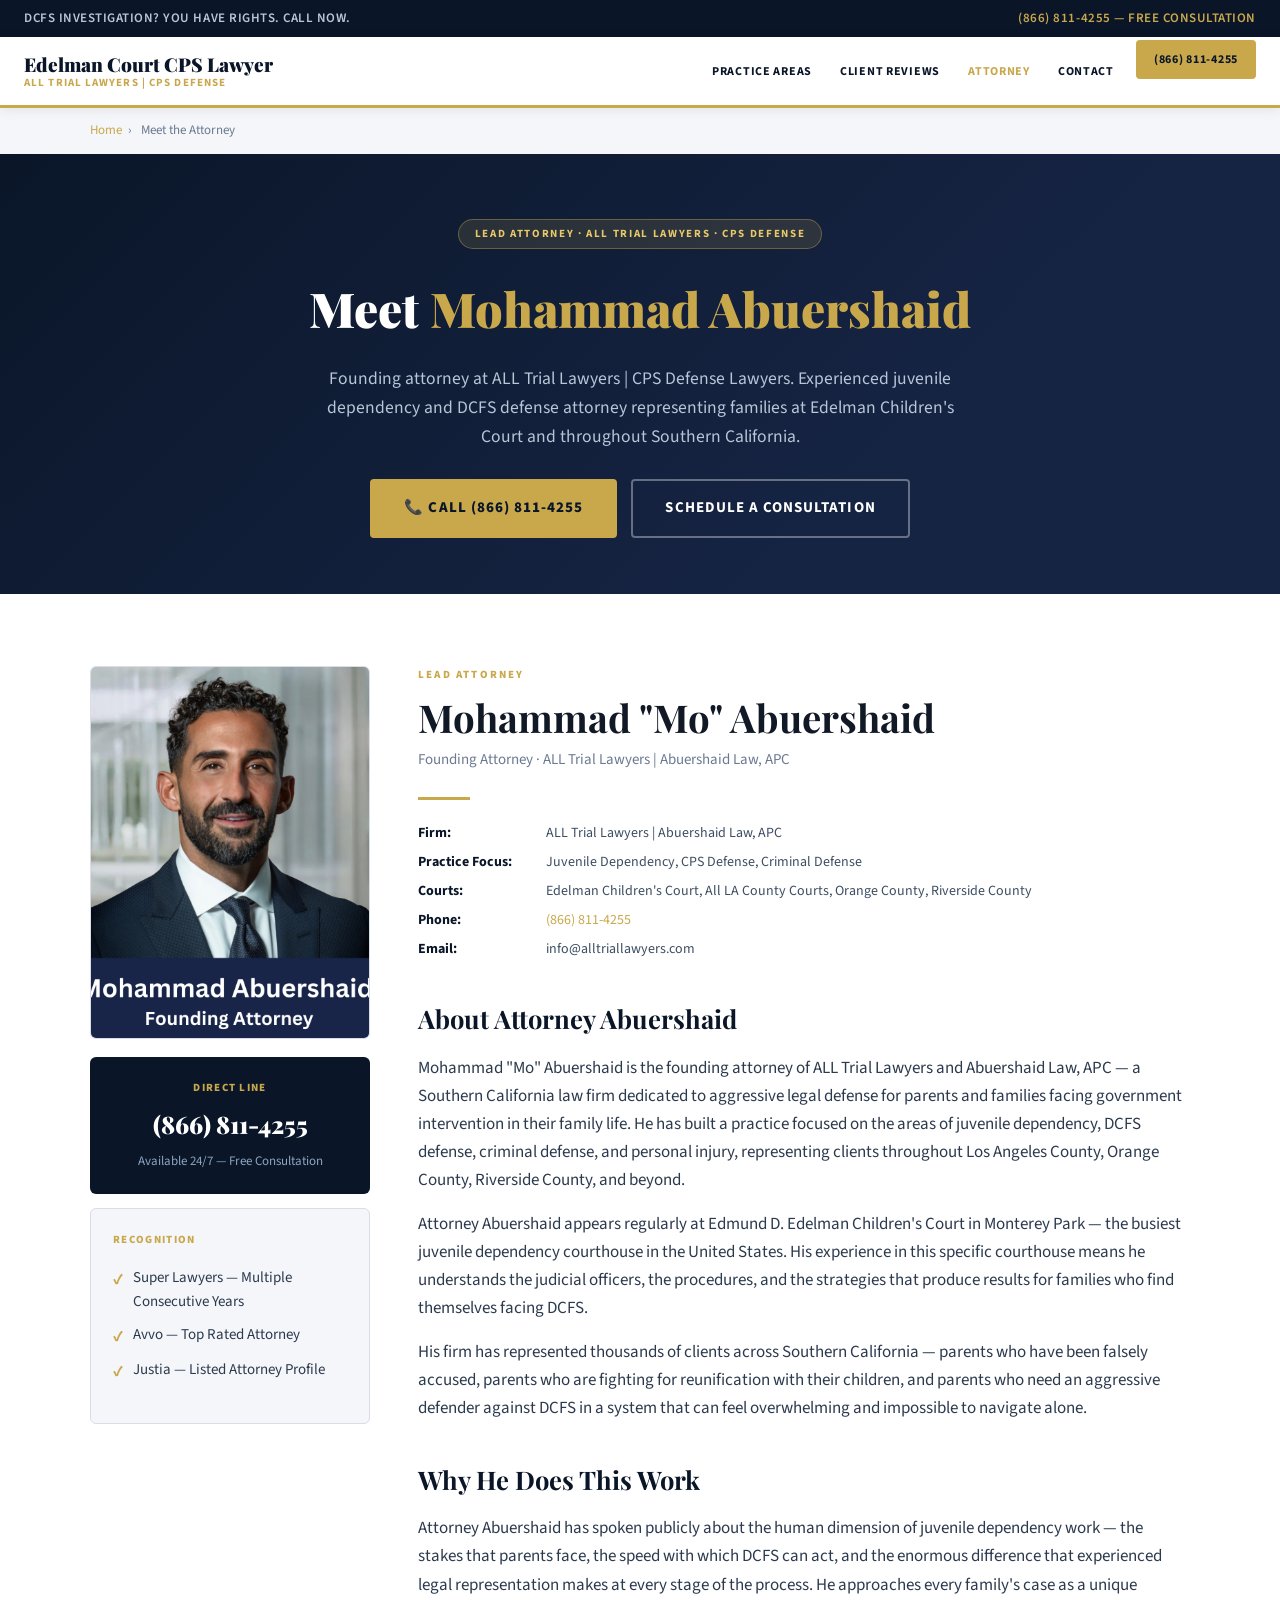
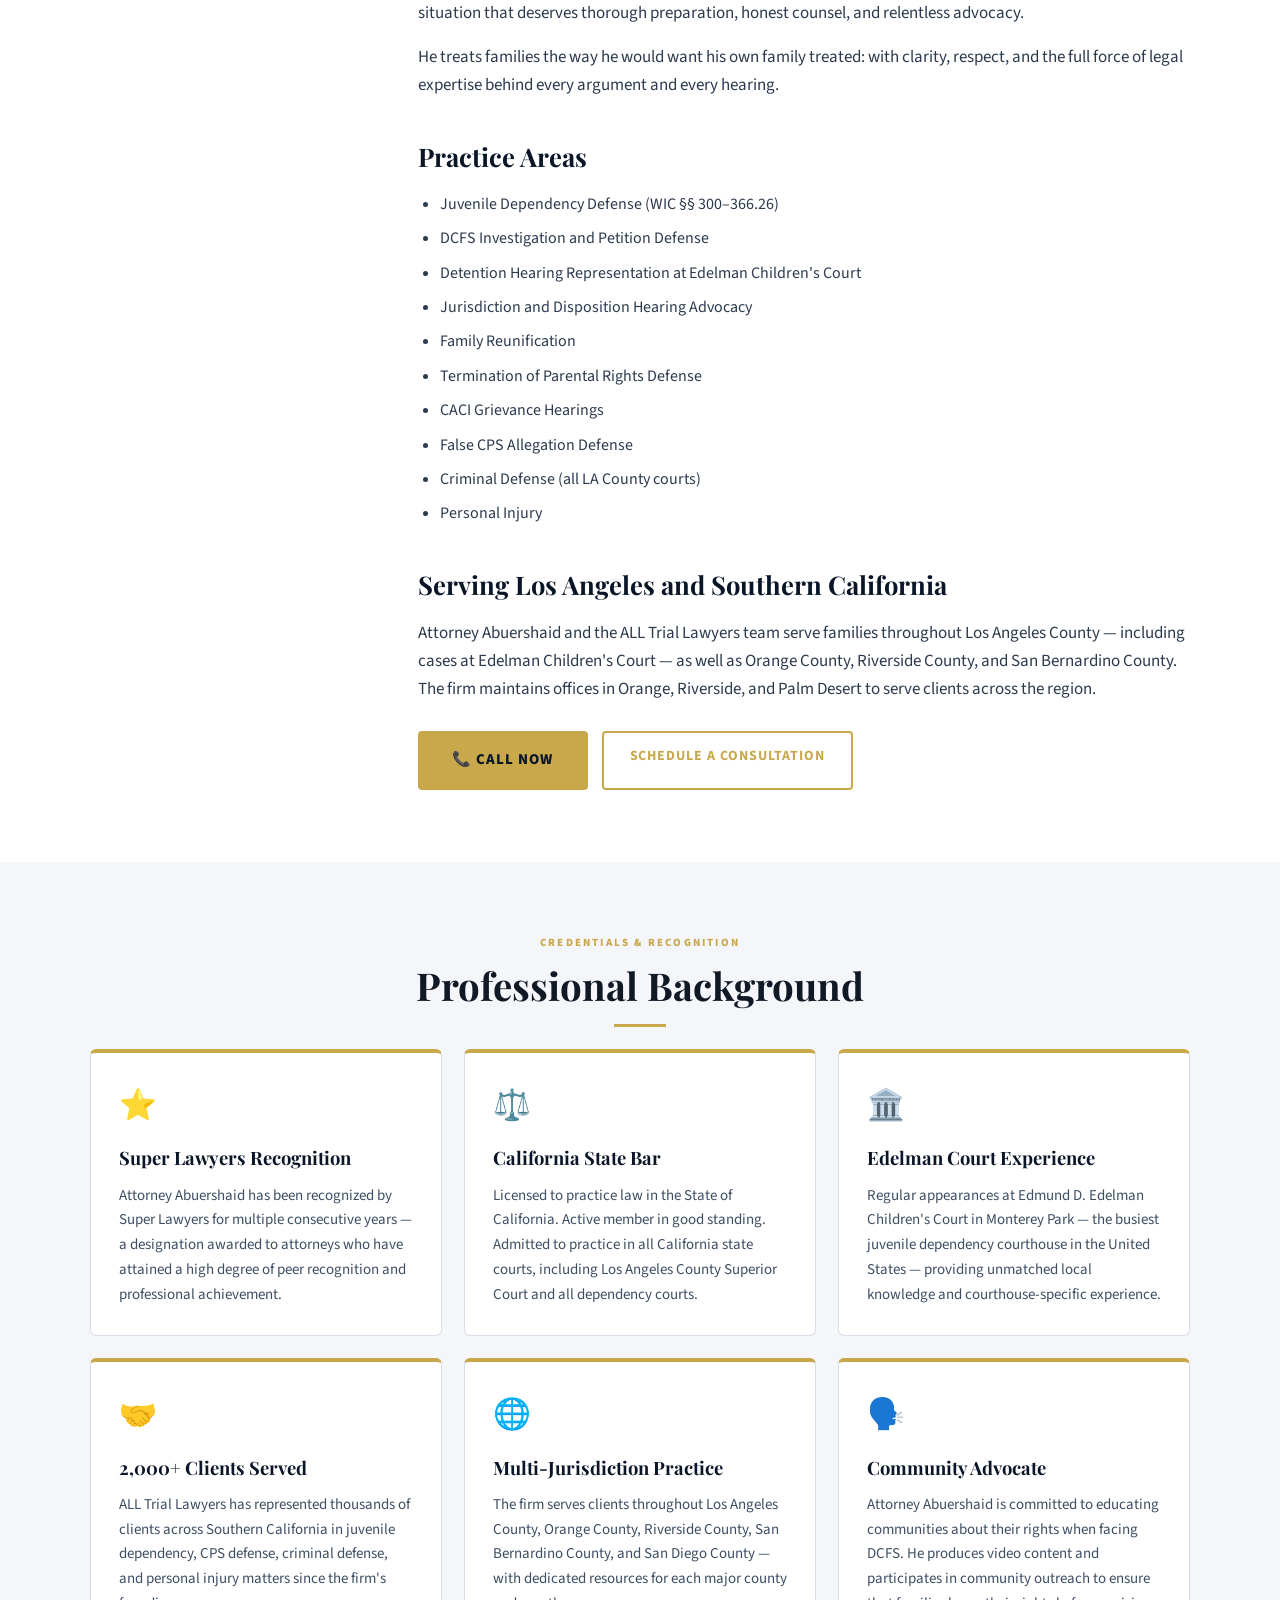
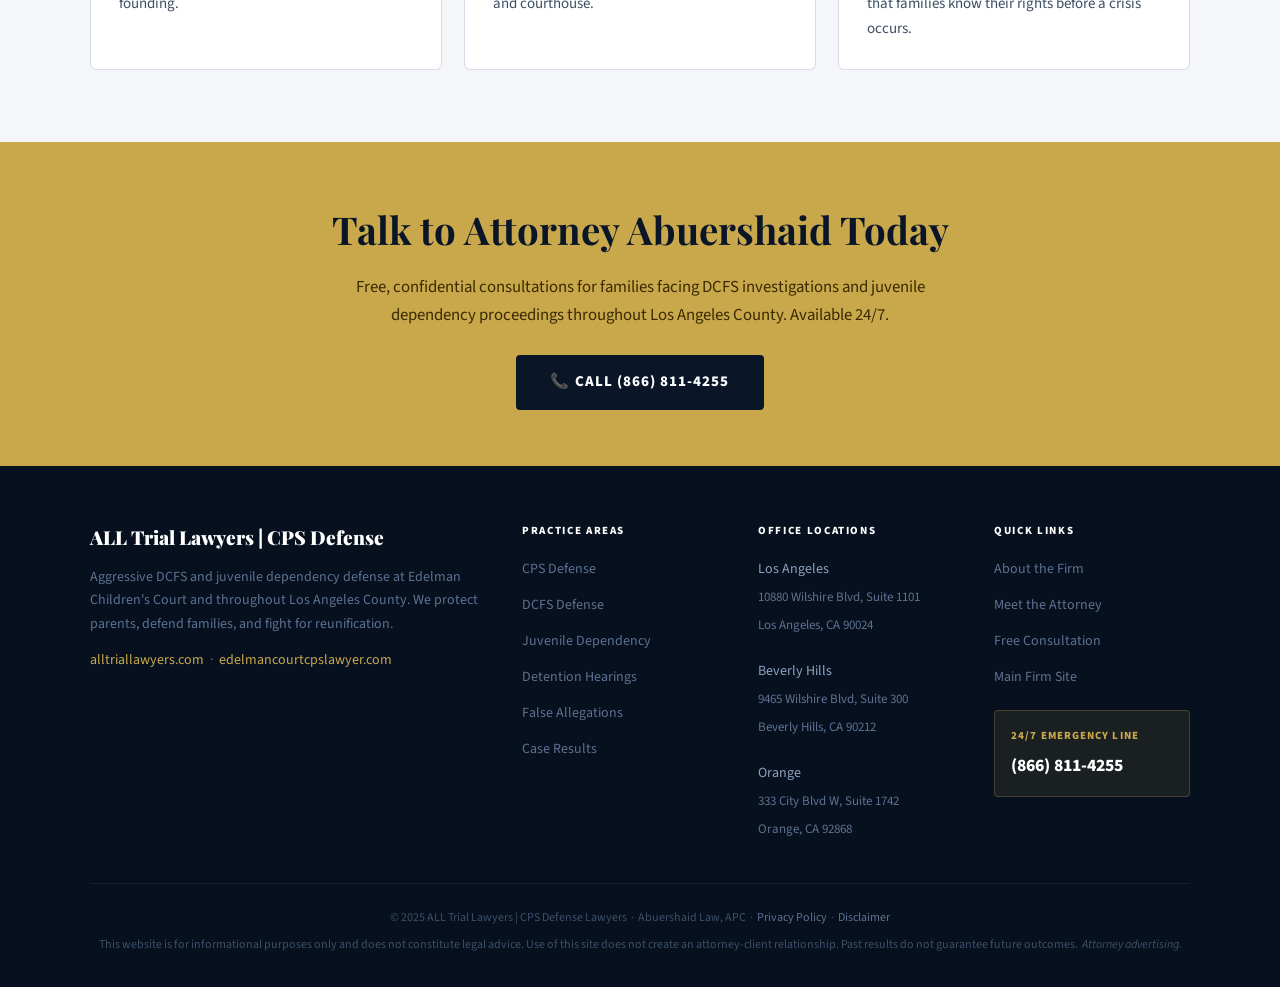
<file: meet-the-attorney/index.html>
<!DOCTYPE html>
<html lang="en">
<head>
  <meta charset="UTF-8" />
  <meta name="viewport" content="width=device-width, initial-scale=1.0" />
  <title>Attorney Mohammad Abuershaid | Los Angeles CPS Defense Lawyer</title>
  <meta name="description" content="Mohammad 'Mo' Abuershaid — founding attorney at ALL Trial Lawyers. Experienced DCFS defense and juvenile dependency attorney at Edelman Children's Court. (866) 811-4255." />
  <link rel="canonical" href="https://edelmancourtcpslawyer.com/meet-the-attorney/" />
  <link rel="stylesheet" href="/style.css" />
  <script type="application/ld+json">
  {
    "@context": "https://schema.org",
    "@type": "Person",
    "name": "Mohammad Abuershaid",
    "alternateName": "Mo Abuershaid",
    "jobTitle": "Attorney",
    "worksFor": {
      "@type": "LegalService",
      "name": "ALL Trial Lawyers | CPS Defense Lawyers",
      "url": "https://edelmancourtcpslawyer.com"
    },
    "url": "https://edelmancourtcpslawyer.com/meet-the-attorney/",
    "telephone": "866-811-4255",
    "areaServed": "Los Angeles County, CA",
    "knowsAbout": ["Juvenile Dependency", "CPS Defense", "DCFS Defense", "Criminal Defense", "Child Abuse Defense"],
    "sameAs": [
      "https://alltriallawyers.com",
      "https://www.avvo.com",
      "https://www.superlawyers.com"
    ]
  }
  </script>
</head>
<body>
<script src="/nav.js"></script>

<div class="breadcrumb">
  <div class="container">
    <a href="/index.html">Home</a><span>›</span> Meet the Attorney
  </div>
</div>

<section class="page-hero">
  <div class="hero-badge">Lead Attorney · ALL Trial Lawyers · CPS Defense</div>
  <h1>Meet <em>Mohammad Abuershaid</em></h1>
  <p>Founding attorney at ALL Trial Lawyers | CPS Defense Lawyers. Experienced juvenile dependency and DCFS defense attorney representing families at Edelman Children's Court and throughout Southern California.</p>
  <div class="hero-btns">
    <a href="tel:8668114255" class="btn-primary">📞 Call (866) 811-4255</a>
    <a href="/contact/index.html" class="btn-outline">Schedule a Consultation</a>
  </div>
</section>

<!-- BIO -->
<section class="section">
  <div class="container">
    <div class="attorney-card">
      <div>
        <div class="attorney-photo">
          <img src="/Mo-Abuershaid-1.png" alt="Attorney Mohammad Abuershaid — Founding Attorney, ALL Trial Lawyers" />
        </div>
        <div style="background:var(--navy);padding:22px;border-radius:6px;margin-top:18px;text-align:center;">
          <div style="color:var(--gold);font-size:11px;font-weight:800;text-transform:uppercase;letter-spacing:.12em;margin-bottom:8px;">Direct Line</div>
          <a href="tel:8668114255" style="color:#fff;font-family:var(--serif);font-size:1.5rem;font-weight:900;">(866) 811-4255</a>
          <div style="color:#8da3c0;font-size:13px;margin-top:6px;">Available 24/7 — Free Consultation</div>
        </div>
        <div style="background:var(--light);border:1px solid var(--border);padding:22px;border-radius:6px;margin-top:14px;">
          <div style="font-size:11px;font-weight:800;text-transform:uppercase;letter-spacing:.12em;color:var(--gold);margin-bottom:12px;">Recognition</div>
          <ul class="credential-list">
            <li>Super Lawyers — Multiple Consecutive Years</li>
            <li>Avvo — Top Rated Attorney</li>
            <li>Justia — Listed Attorney Profile</li>
          </ul>
        </div>
      </div>
      <div>
        <div class="section-label">Lead Attorney</div>
        <h2 class="section-title" style="margin-bottom:8px;">Mohammad "Mo" Abuershaid</h2>
        <div style="font-size:15px;color:var(--muted);margin-bottom:24px;">Founding Attorney · ALL Trial Lawyers | Abuershaid Law, APC</div>
        <div class="gold-line left"></div>

        <div class="attorney-meta">
          <span><strong>Firm:</strong> ALL Trial Lawyers | Abuershaid Law, APC</span>
          <span><strong>Practice Focus:</strong> Juvenile Dependency, CPS Defense, Criminal Defense</span>
          <span><strong>Courts:</strong> Edelman Children's Court, All LA County Courts, Orange County, Riverside County</span>
          <span><strong>Phone:</strong> <a href="tel:8668114255" style="color:var(--gold);">(866) 811-4255</a></span>
          <span><strong>Email:</strong> info@alltriallawyers.com</span>
        </div>

        <div class="prose" style="max-width:100%">
          <h2>About Attorney Abuershaid</h2>
          <p>Mohammad "Mo" Abuershaid is the founding attorney of ALL Trial Lawyers and Abuershaid Law, APC — a Southern California law firm dedicated to aggressive legal defense for parents and families facing government intervention in their family life. He has built a practice focused on the areas of juvenile dependency, DCFS defense, criminal defense, and personal injury, representing clients throughout Los Angeles County, Orange County, Riverside County, and beyond.</p>

          <p>Attorney Abuershaid appears regularly at Edmund D. Edelman Children's Court in Monterey Park — the busiest juvenile dependency courthouse in the United States. His experience in this specific courthouse means he understands the judicial officers, the procedures, and the strategies that produce results for families who find themselves facing DCFS.</p>

          <p>His firm has represented thousands of clients across Southern California — parents who have been falsely accused, parents who are fighting for reunification with their children, and parents who need an aggressive defender against DCFS in a system that can feel overwhelming and impossible to navigate alone.</p>

          <h2>Why He Does This Work</h2>
          <p>Attorney Abuershaid has spoken publicly about the human dimension of juvenile dependency work — the stakes that parents face, the speed with which DCFS can act, and the enormous difference that experienced legal representation makes at every stage of the process. He approaches every family's case as a unique situation that deserves thorough preparation, honest counsel, and relentless advocacy.</p>

          <p>He treats families the way he would want his own family treated: with clarity, respect, and the full force of legal expertise behind every argument and every hearing.</p>

          <h2>Practice Areas</h2>
          <ul>
            <li>Juvenile Dependency Defense (WIC §§ 300–366.26)</li>
            <li>DCFS Investigation and Petition Defense</li>
            <li>Detention Hearing Representation at Edelman Children's Court</li>
            <li>Jurisdiction and Disposition Hearing Advocacy</li>
            <li>Family Reunification</li>
            <li>Termination of Parental Rights Defense</li>
            <li>CACI Grievance Hearings</li>
            <li>False CPS Allegation Defense</li>
            <li>Criminal Defense (all LA County courts)</li>
            <li>Personal Injury</li>
          </ul>

          <h2>Serving Los Angeles and Southern California</h2>
          <p>Attorney Abuershaid and the ALL Trial Lawyers team serve families throughout Los Angeles County — including cases at Edelman Children's Court — as well as Orange County, Riverside County, and San Bernardino County. The firm maintains offices in Orange, Riverside, and Palm Desert to serve clients across the region.</p>
        </div>

        <div style="margin-top:28px;display:flex;gap:14px;flex-wrap:wrap;">
          <a href="tel:8668114255" class="btn-primary">📞 Call Now</a>
          <a href="/contact/index.html" class="btn-gold-outline">Schedule a Consultation</a>
        </div>
      </div>
    </div>
  </div>
</section>

<!-- CREDENTIALS -->
<section class="section section-light">
  <div class="container">
    <div class="text-center">
      <div class="section-label">Credentials & Recognition</div>
      <h2 class="section-title">Professional Background</h2>
      <div class="gold-line"></div>
    </div>
    <div class="cards-grid">
      <div class="card">
        <div class="card-icon">⭐</div>
        <h3>Super Lawyers Recognition</h3>
        <p>Attorney Abuershaid has been recognized by Super Lawyers for multiple consecutive years — a designation awarded to attorneys who have attained a high degree of peer recognition and professional achievement.</p>
      </div>
      <div class="card">
        <div class="card-icon">⚖️</div>
        <h3>California State Bar</h3>
        <p>Licensed to practice law in the State of California. Active member in good standing. Admitted to practice in all California state courts, including Los Angeles County Superior Court and all dependency courts.</p>
      </div>
      <div class="card">
        <div class="card-icon">🏛️</div>
        <h3>Edelman Court Experience</h3>
        <p>Regular appearances at Edmund D. Edelman Children's Court in Monterey Park — the busiest juvenile dependency courthouse in the United States — providing unmatched local knowledge and courthouse-specific experience.</p>
      </div>
      <div class="card">
        <div class="card-icon">🤝</div>
        <h3>2,000+ Clients Served</h3>
        <p>ALL Trial Lawyers has represented thousands of clients across Southern California in juvenile dependency, CPS defense, criminal defense, and personal injury matters since the firm's founding.</p>
      </div>
      <div class="card">
        <div class="card-icon">🌐</div>
        <h3>Multi-Jurisdiction Practice</h3>
        <p>The firm serves clients throughout Los Angeles County, Orange County, Riverside County, San Bernardino County, and San Diego County — with dedicated resources for each major county and courthouse.</p>
      </div>
      <div class="card">
        <div class="card-icon">🗣️</div>
        <h3>Community Advocate</h3>
        <p>Attorney Abuershaid is committed to educating communities about their rights when facing DCFS. He produces video content and participates in community outreach to ensure that families know their rights before a crisis occurs.</p>
      </div>
    </div>
  </div>
</section>

<section class="cta-band">
  <h2>Talk to Attorney Abuershaid Today</h2>
  <p>Free, confidential consultations for families facing DCFS investigations and juvenile dependency proceedings throughout Los Angeles County. Available 24/7.</p>
  <a href="tel:8668114255" class="btn-dark">📞 Call (866) 811-4255</a>
</section>

</body>
</html>
</file>
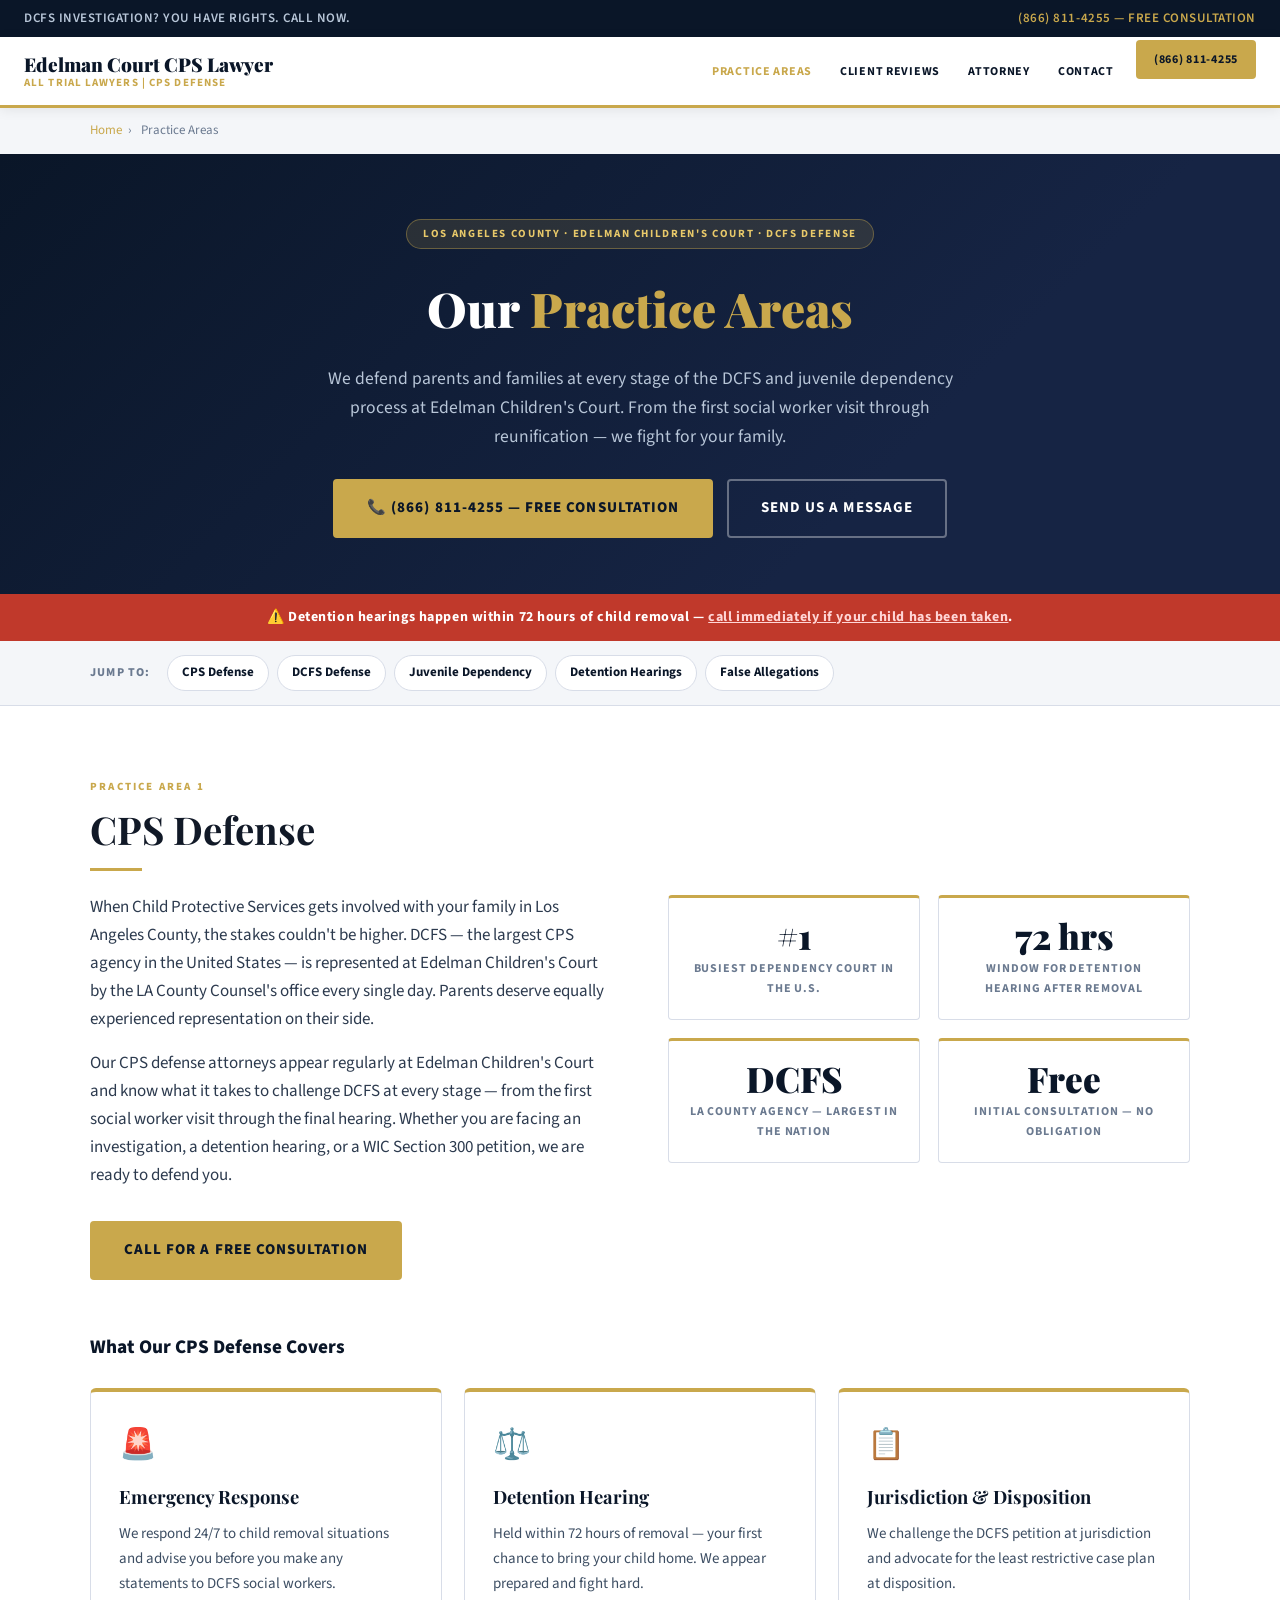
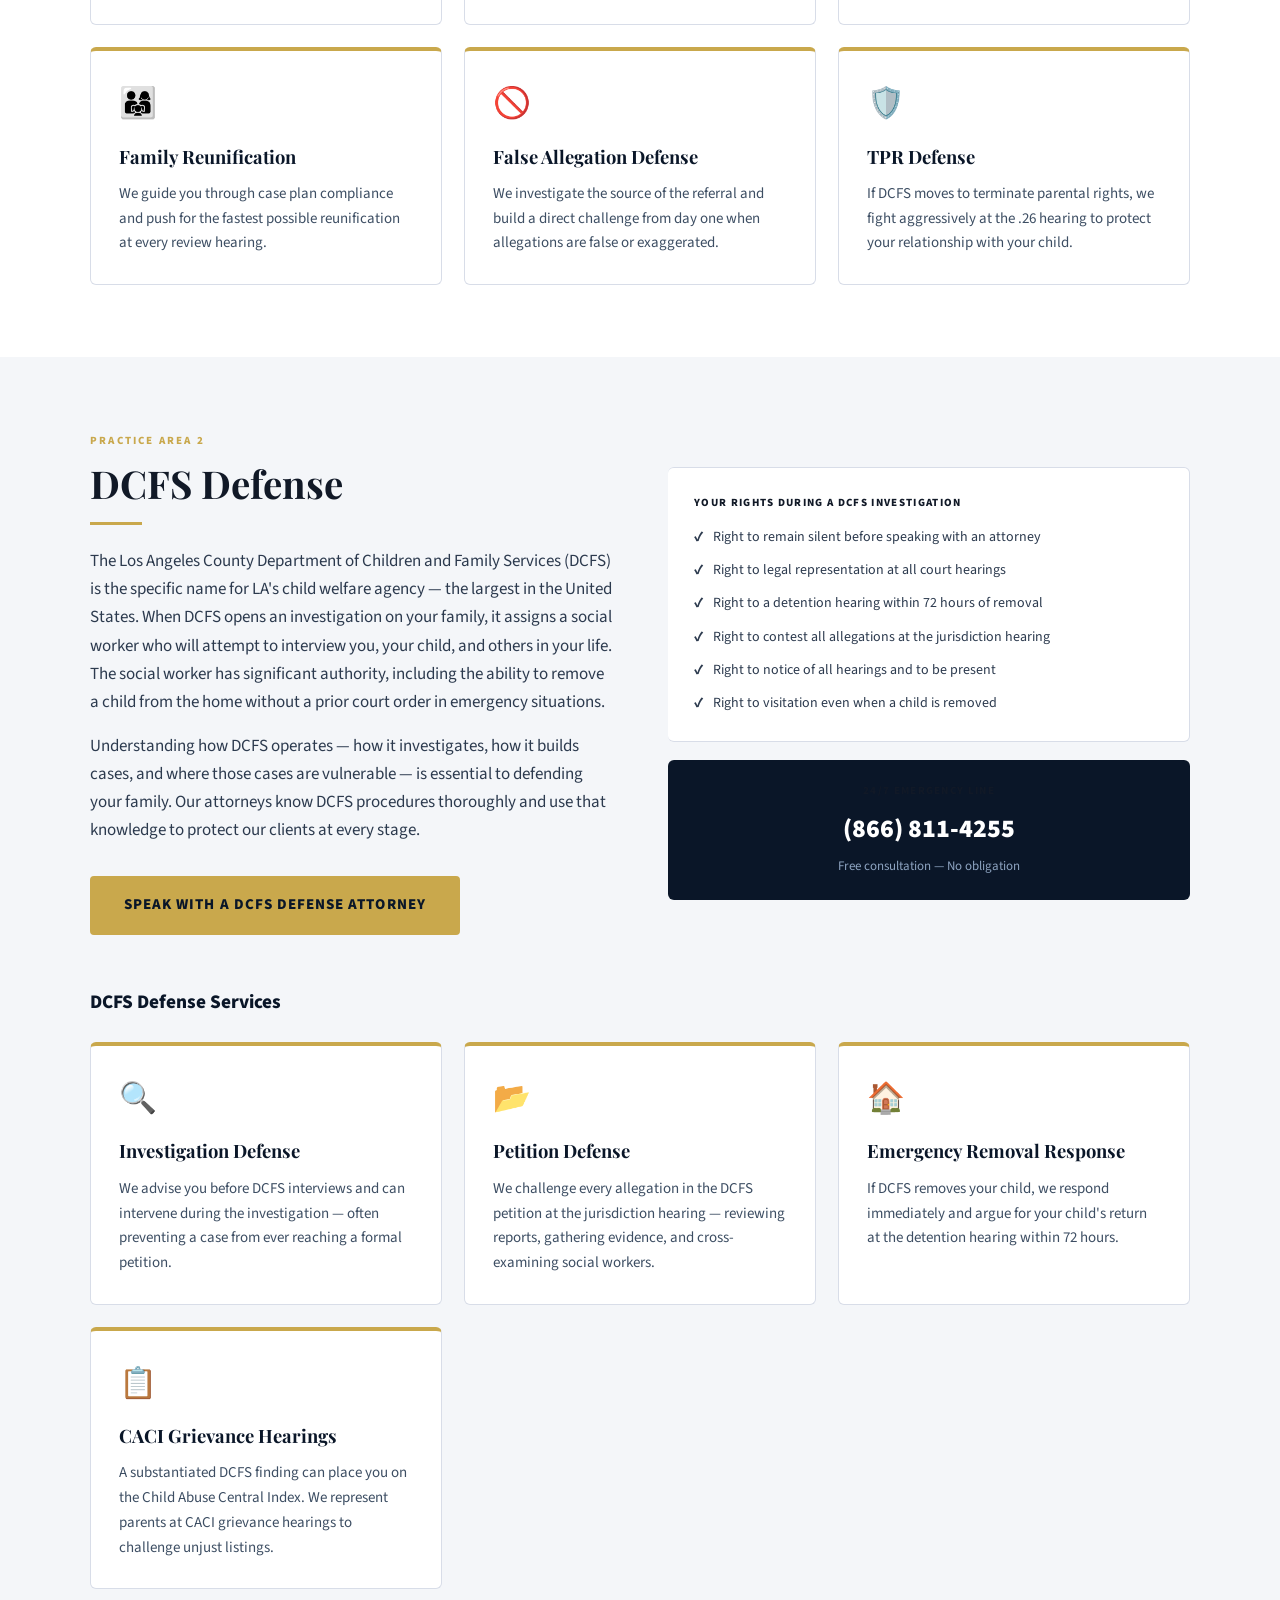
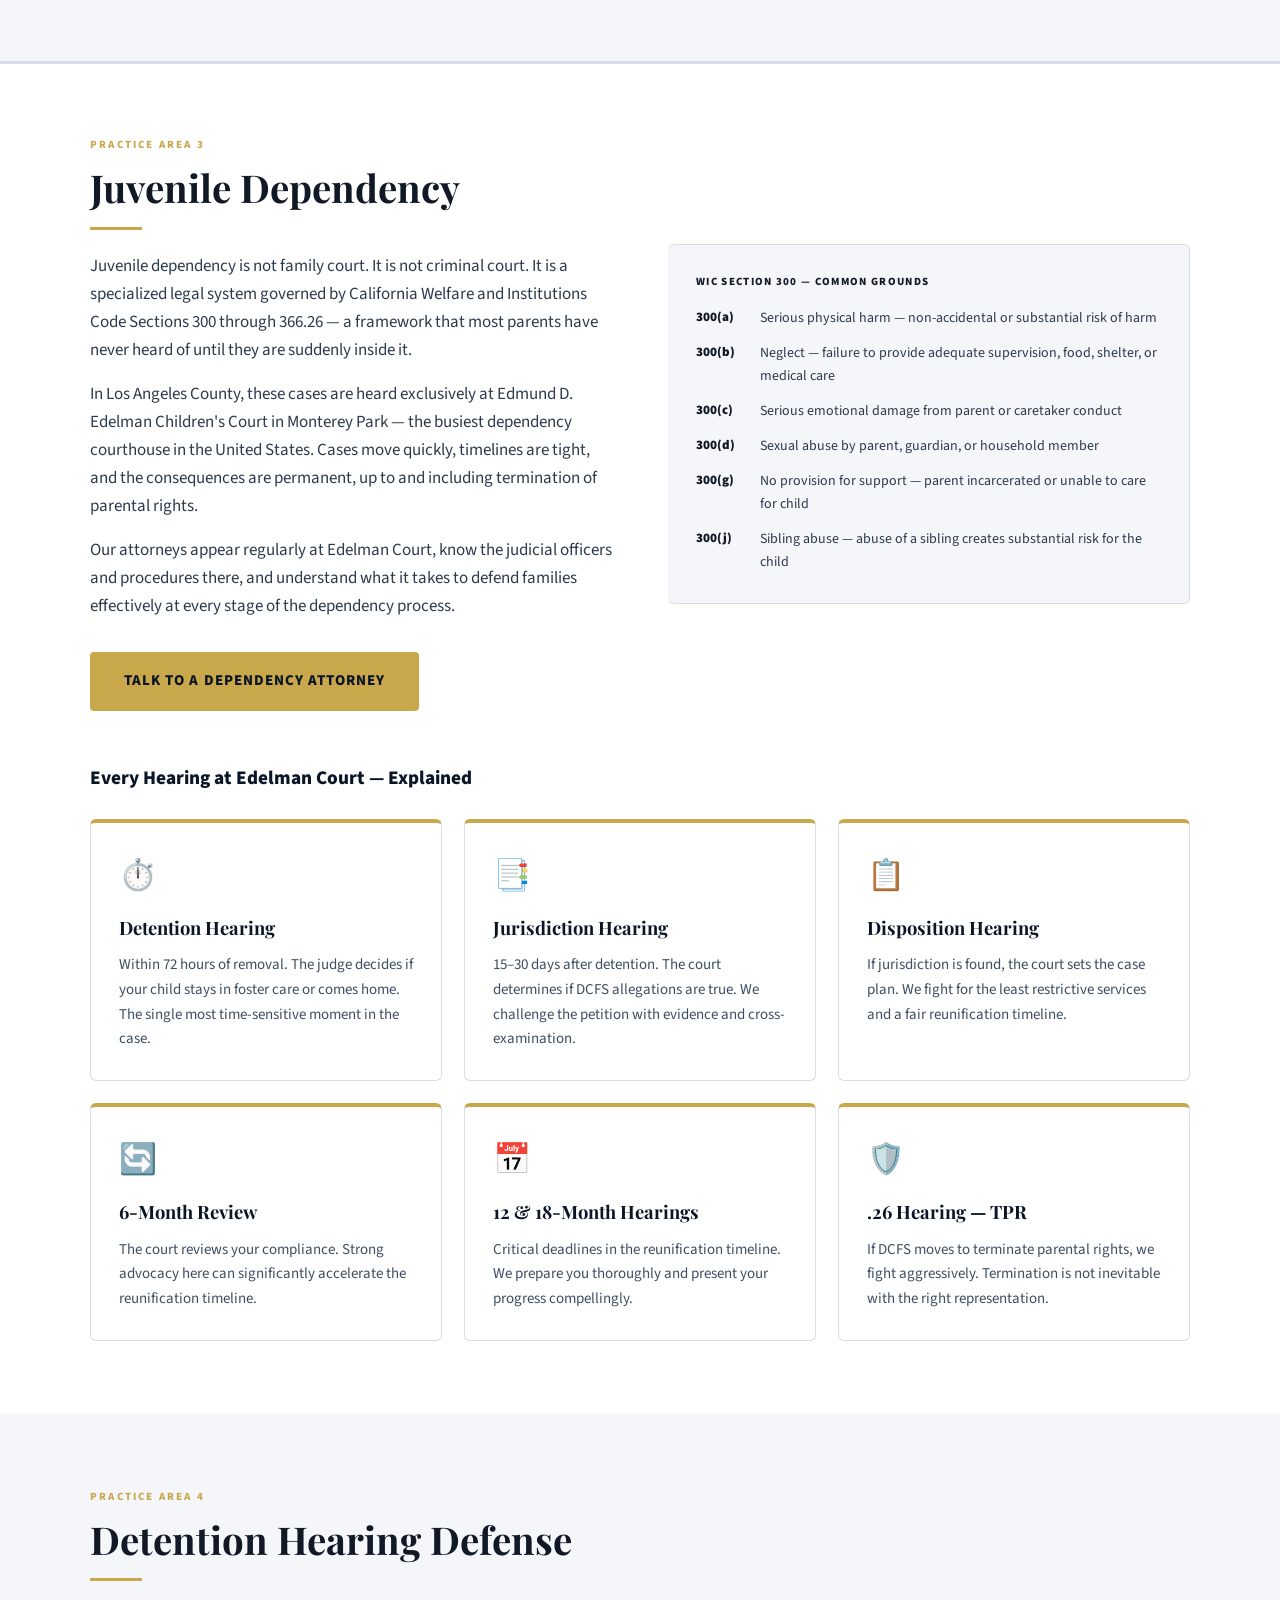
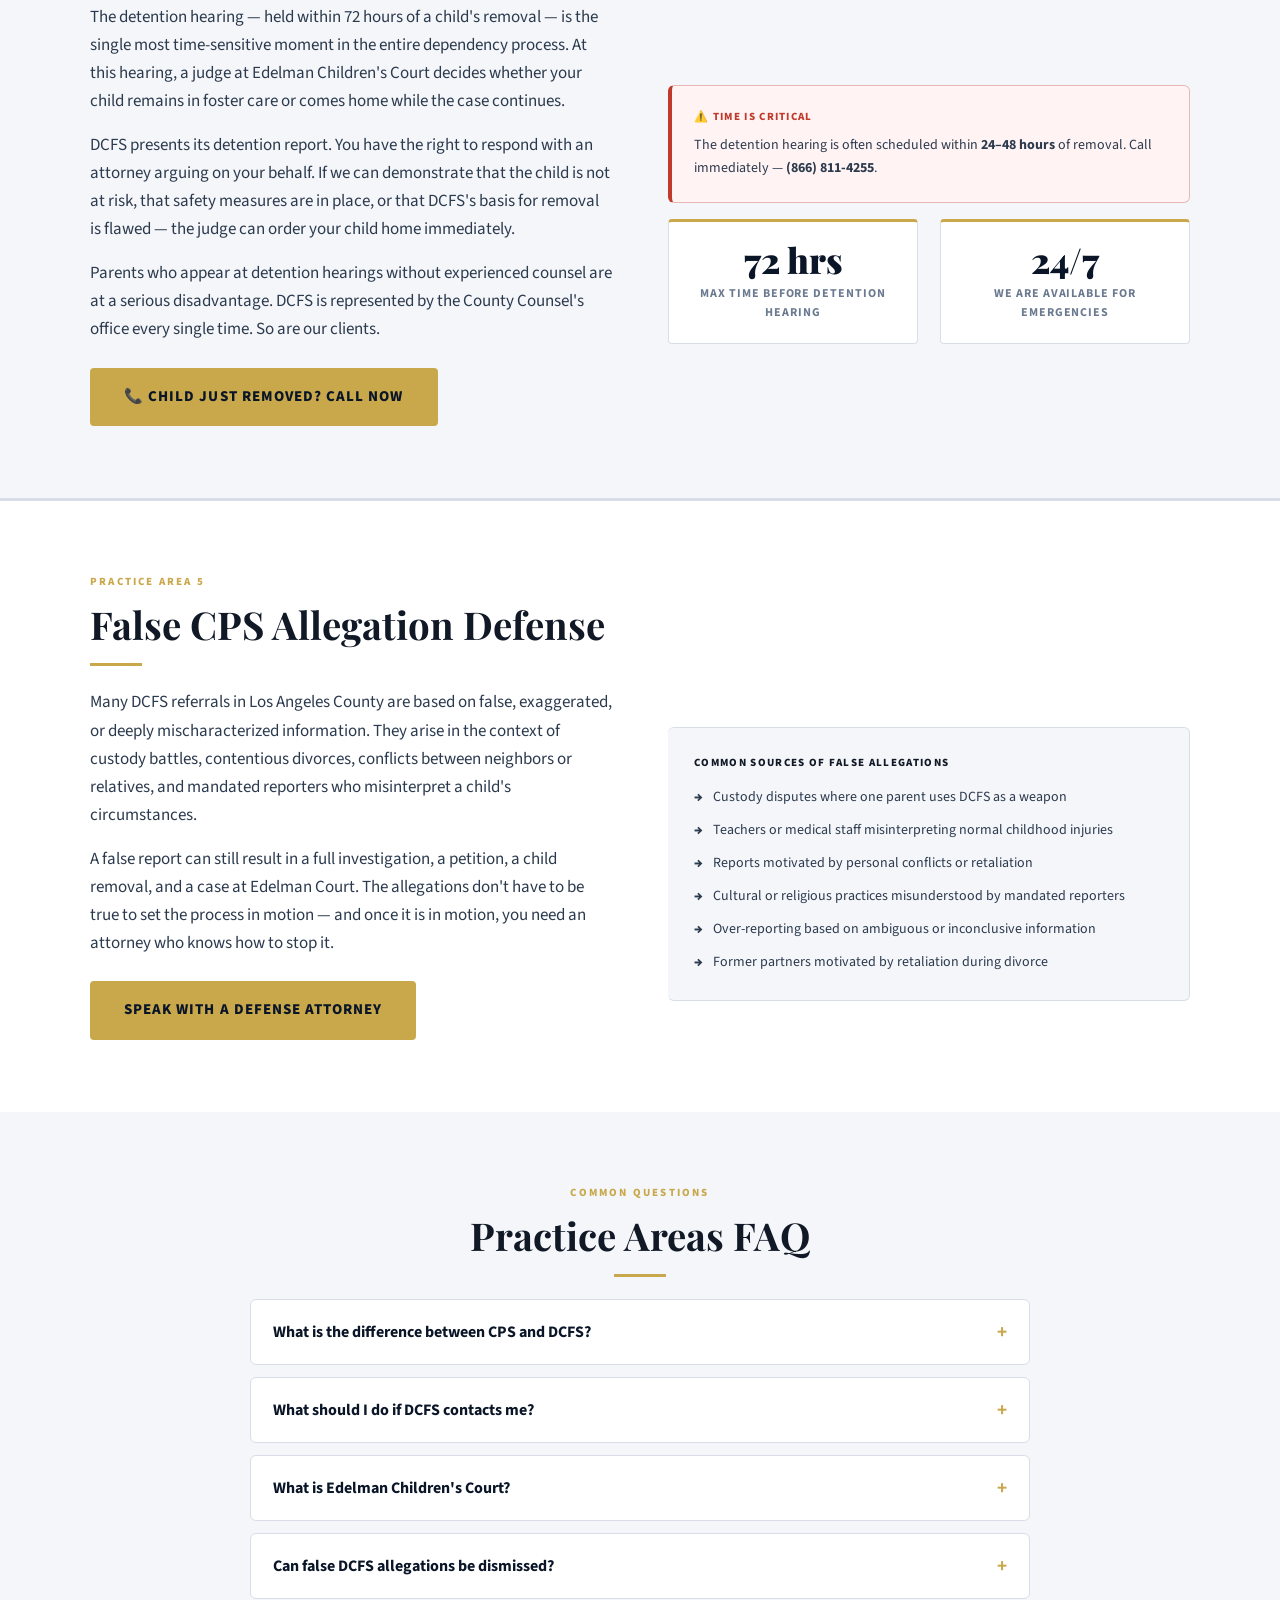
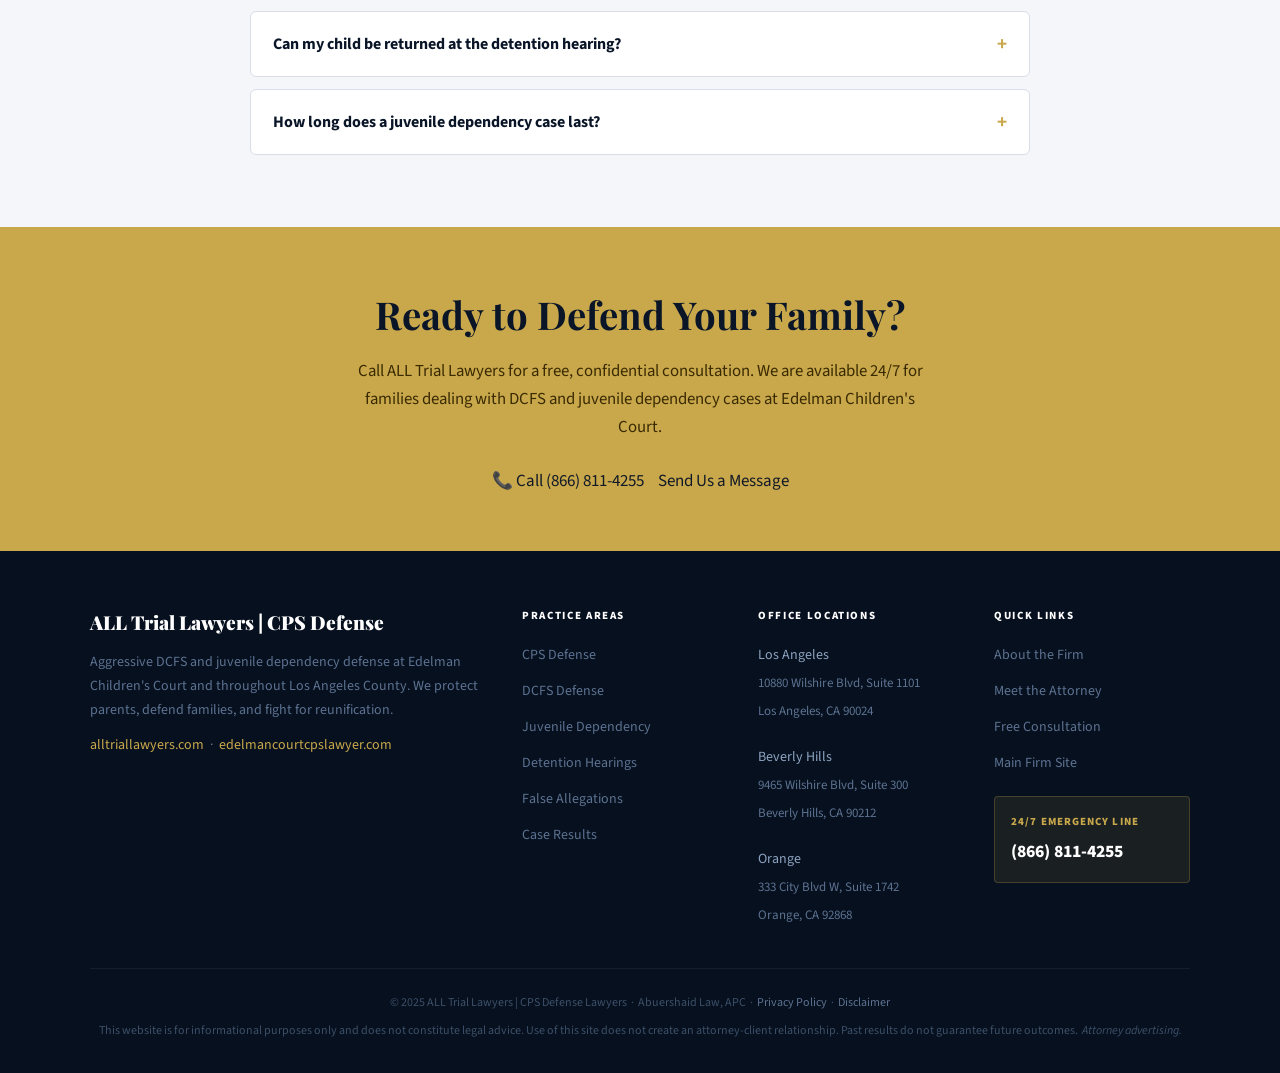
<file: practice-areas/index.html>
<!DOCTYPE html>
<html lang="en">
<head>
  <meta charset="UTF-8" />
  <meta name="viewport" content="width=device-width, initial-scale=1.0" />
  <title>Practice Areas | CPS Defense, DCFS Defense & Juvenile Dependency | Edelman Court</title>
  <meta name="description" content="ALL Trial Lawyers defends parents at Edelman Children's Court against DCFS investigations, juvenile dependency petitions, and CPS allegations. Free consultation: (866) 811-4255." />
  <link rel="canonical" href="https://edelmancourtcpslawyer.com/practice-areas/" />
  <link rel="stylesheet" href="/style.css" />
  <script type="application/ld+json">
  {
    "@context": "https://schema.org",
    "@type": "FAQPage",
    "mainEntity": [
      {"@type":"Question","name":"What is CPS defense?","acceptedAnswer":{"@type":"Answer","text":"CPS defense is legal representation for parents and guardians facing DCFS investigations or juvenile dependency petitions in Los Angeles County. A CPS defense attorney challenges allegations, protects parental rights, and advocates for family preservation at every stage of the dependency process."}},
      {"@type":"Question","name":"What is DCFS in Los Angeles?","acceptedAnswer":{"@type":"Answer","text":"DCFS stands for the Department of Children and Family Services — Los Angeles County's child protective services agency and the largest in the United States. DCFS investigates allegations of child abuse and neglect and files dependency petitions at Edelman Children's Court."}},
      {"@type":"Question","name":"What is juvenile dependency court?","acceptedAnswer":{"@type":"Answer","text":"Juvenile dependency court handles cases where DCFS alleges a child has been abused, neglected, or endangered. In LA County, these cases are heard at Edmund D. Edelman Children's Court in Monterey Park under California Welfare and Institutions Code Sections 300 through 366.26."}},
      {"@type":"Question","name":"What should I do if DCFS contacts me?","acceptedAnswer":{"@type":"Answer","text":"Be calm and respectful but do not make detailed statements about your family until you have spoken with an attorney. Contact ALL Trial Lawyers immediately at (866) 811-4255 — even before your first DCFS meeting."}},
      {"@type":"Question","name":"Can false DCFS allegations be dismissed?","acceptedAnswer":{"@type":"Answer","text":"Yes. Many DCFS referrals in LA County arise from custody disputes, mandated reporter errors, or personal conflicts. An experienced attorney can investigate the referral source, gather counter-evidence, and challenge the petition at the jurisdiction hearing."}},
      {"@type":"Question","name":"What is a WIC Section 300 petition?","acceptedAnswer":{"@type":"Answer","text":"A WIC Section 300 petition is the formal document DCFS files to bring a child under juvenile dependency court jurisdiction. It alleges specific conditions such as abuse, neglect, or emotional harm. Parents have the right to contest these allegations at the jurisdiction hearing."}}
    ]
  }
  </script>
</head>
<body>
<script src="/nav.js"></script>

<div class="breadcrumb">
  <div class="container">
    <a href="/index.html">Home</a><span>›</span> Practice Areas
  </div>
</div>

<!-- PAGE HERO -->
<section class="page-hero">
  <div class="hero-badge">Los Angeles County · Edelman Children's Court · DCFS Defense</div>
  <h1>Our <em>Practice Areas</em></h1>
  <p>We defend parents and families at every stage of the DCFS and juvenile dependency process at Edelman Children's Court. From the first social worker visit through reunification — we fight for your family.</p>
  <div class="hero-btns">
    <a href="tel:8668114255" class="btn-primary">📞 (866) 811-4255 — Free Consultation</a>
    <a href="/contact/index.html" class="btn-outline">Send Us a Message</a>
  </div>
</section>

<div class="urgent">
  ⚠️ Detention hearings happen within 72 hours of child removal — <a href="tel:8668114255">call immediately if your child has been taken</a>.
</div>

<!-- JUMP LINKS -->
<div style="background:var(--light);border-bottom:1px solid var(--border);padding:14px 24px;">
  <div class="container" style="display:flex;gap:8px;flex-wrap:wrap;align-items:center;">
    <span style="font-size:12px;font-weight:800;text-transform:uppercase;letter-spacing:.1em;color:var(--muted);margin-right:8px;">Jump to:</span>
    <a href="#cps-defense" style="font-size:13px;font-weight:700;color:var(--navy);background:#fff;border:1px solid var(--border);padding:6px 14px;border-radius:20px;">CPS Defense</a>
    <a href="#dcfs-defense" style="font-size:13px;font-weight:700;color:var(--navy);background:#fff;border:1px solid var(--border);padding:6px 14px;border-radius:20px;">DCFS Defense</a>
    <a href="#juvenile-dependency" style="font-size:13px;font-weight:700;color:var(--navy);background:#fff;border:1px solid var(--border);padding:6px 14px;border-radius:20px;">Juvenile Dependency</a>
    <a href="#detention-hearing" style="font-size:13px;font-weight:700;color:var(--navy);background:#fff;border:1px solid var(--border);padding:6px 14px;border-radius:20px;">Detention Hearings</a>
    <a href="#false-allegations" style="font-size:13px;font-weight:700;color:var(--navy);background:#fff;border:1px solid var(--border);padding:6px 14px;border-radius:20px;">False Allegations</a>
  </div>
</div>

<!-- ══════════════════════════════════════
     SECTION 1 — CPS DEFENSE
══════════════════════════════════════ -->
<section class="section" id="cps-defense">
  <div class="container">
    <div class="intro-grid">
      <div class="intro-text">
        <div class="section-label">Practice Area 1</div>
        <h2 class="section-title">CPS Defense</h2>
        <div class="gold-line left"></div>
        <p>When Child Protective Services gets involved with your family in Los Angeles County, the stakes couldn't be higher. DCFS — the largest CPS agency in the United States — is represented at Edelman Children's Court by the LA County Counsel's office every single day. Parents deserve equally experienced representation on their side.</p>
        <p>Our CPS defense attorneys appear regularly at Edelman Children's Court and know what it takes to challenge DCFS at every stage — from the first social worker visit through the final hearing. Whether you are facing an investigation, a detention hearing, or a WIC Section 300 petition, we are ready to defend you.</p>
        <a href="tel:8668114255" class="btn-primary" style="margin-top:16px;">Call for a Free Consultation</a>
      </div>
      <div class="intro-stat-grid">
        <div class="stat-card"><div class="num">#1</div><div class="lbl">Busiest Dependency Court in the U.S.</div></div>
        <div class="stat-card"><div class="num">72 hrs</div><div class="lbl">Window for Detention Hearing After Removal</div></div>
        <div class="stat-card"><div class="num">DCFS</div><div class="lbl">LA County Agency — Largest in the Nation</div></div>
        <div class="stat-card"><div class="num">Free</div><div class="lbl">Initial Consultation — No Obligation</div></div>
      </div>
    </div>

    <div style="margin-top:52px;">
      <h3 style="font-size:1.2rem;font-weight:800;color:var(--navy);margin-bottom:24px;">What Our CPS Defense Covers</h3>
      <div class="cards-grid">
        <div class="card"><div class="card-icon">🚨</div><h3>Emergency Response</h3><p>We respond 24/7 to child removal situations and advise you before you make any statements to DCFS social workers.</p></div>
        <div class="card"><div class="card-icon">⚖️</div><h3>Detention Hearing</h3><p>Held within 72 hours of removal — your first chance to bring your child home. We appear prepared and fight hard.</p></div>
        <div class="card"><div class="card-icon">📋</div><h3>Jurisdiction & Disposition</h3><p>We challenge the DCFS petition at jurisdiction and advocate for the least restrictive case plan at disposition.</p></div>
        <div class="card"><div class="card-icon">👨‍👩‍👧</div><h3>Family Reunification</h3><p>We guide you through case plan compliance and push for the fastest possible reunification at every review hearing.</p></div>
        <div class="card"><div class="card-icon">🚫</div><h3>False Allegation Defense</h3><p>We investigate the source of the referral and build a direct challenge from day one when allegations are false or exaggerated.</p></div>
        <div class="card"><div class="card-icon">🛡️</div><h3>TPR Defense</h3><p>If DCFS moves to terminate parental rights, we fight aggressively at the .26 hearing to protect your relationship with your child.</p></div>
      </div>
    </div>
  </div>
</section>

<div style="border-top:3px solid var(--light);"></div>

<!-- ══════════════════════════════════════
     SECTION 2 — DCFS DEFENSE
══════════════════════════════════════ -->
<section class="section section-light" id="dcfs-defense">
  <div class="container">
    <div class="intro-grid">
      <div class="intro-text">
        <div class="section-label">Practice Area 2</div>
        <h2 class="section-title">DCFS Defense</h2>
        <div class="gold-line left"></div>
        <p>The Los Angeles County Department of Children and Family Services (DCFS) is the specific name for LA's child welfare agency — the largest in the United States. When DCFS opens an investigation on your family, it assigns a social worker who will attempt to interview you, your child, and others in your life. The social worker has significant authority, including the ability to remove a child from the home without a prior court order in emergency situations.</p>
        <p>Understanding how DCFS operates — how it investigates, how it builds cases, and where those cases are vulnerable — is essential to defending your family. Our attorneys know DCFS procedures thoroughly and use that knowledge to protect our clients at every stage.</p>
        <a href="tel:8668114255" class="btn-primary" style="margin-top:16px;">Speak With a DCFS Defense Attorney</a>
      </div>
      <div style="display:flex;flex-direction:column;gap:18px;">
        <div style="background:#fff;border:1px solid var(--border);border-left:4px solid var(--orange);padding:26px;border-radius:6px;">
          <div style="font-size:11px;font-weight:800;text-transform:uppercase;letter-spacing:.12em;color:var(--orange);margin-bottom:14px;">Your Rights During a DCFS Investigation</div>
          <ul style="list-style:none;padding:0;display:flex;flex-direction:column;gap:10px;">
            <li style="display:flex;gap:10px;font-size:14px;color:#2c3a4e;"><span style="color:var(--orange);font-weight:900;flex-shrink:0;">✓</span> Right to remain silent before speaking with an attorney</li>
            <li style="display:flex;gap:10px;font-size:14px;color:#2c3a4e;"><span style="color:var(--orange);font-weight:900;flex-shrink:0;">✓</span> Right to legal representation at all court hearings</li>
            <li style="display:flex;gap:10px;font-size:14px;color:#2c3a4e;"><span style="color:var(--orange);font-weight:900;flex-shrink:0;">✓</span> Right to a detention hearing within 72 hours of removal</li>
            <li style="display:flex;gap:10px;font-size:14px;color:#2c3a4e;"><span style="color:var(--orange);font-weight:900;flex-shrink:0;">✓</span> Right to contest all allegations at the jurisdiction hearing</li>
            <li style="display:flex;gap:10px;font-size:14px;color:#2c3a4e;"><span style="color:var(--orange);font-weight:900;flex-shrink:0;">✓</span> Right to notice of all hearings and to be present</li>
            <li style="display:flex;gap:10px;font-size:14px;color:#2c3a4e;"><span style="color:var(--orange);font-weight:900;flex-shrink:0;">✓</span> Right to visitation even when a child is removed</li>
          </ul>
        </div>
        <div style="background:var(--navy);padding:22px;border-radius:6px;text-align:center;">
          <div style="color:var(--orange2);font-size:11px;font-weight:800;text-transform:uppercase;letter-spacing:.12em;margin-bottom:8px;">24/7 Emergency Line</div>
          <a href="tel:8668114255" style="color:#fff;font-size:1.6rem;font-weight:900;">(866) 811-4255</a>
          <div style="color:#8da3c0;font-size:13px;margin-top:6px;">Free consultation — No obligation</div>
        </div>
      </div>
    </div>

    <div style="margin-top:52px;">
      <h3 style="font-size:1.2rem;font-weight:800;color:var(--navy);margin-bottom:24px;">DCFS Defense Services</h3>
      <div class="cards-grid">
        <div class="card"><div class="card-icon">🔍</div><h3>Investigation Defense</h3><p>We advise you before DCFS interviews and can intervene during the investigation — often preventing a case from ever reaching a formal petition.</p></div>
        <div class="card"><div class="card-icon">📂</div><h3>Petition Defense</h3><p>We challenge every allegation in the DCFS petition at the jurisdiction hearing — reviewing reports, gathering evidence, and cross-examining social workers.</p></div>
        <div class="card"><div class="card-icon">🏠</div><h3>Emergency Removal Response</h3><p>If DCFS removes your child, we respond immediately and argue for your child's return at the detention hearing within 72 hours.</p></div>
        <div class="card"><div class="card-icon">📋</div><h3>CACI Grievance Hearings</h3><p>A substantiated DCFS finding can place you on the Child Abuse Central Index. We represent parents at CACI grievance hearings to challenge unjust listings.</p></div>
      </div>
    </div>
  </div>
</section>

<div style="border-top:3px solid var(--border);"></div>

<!-- ══════════════════════════════════════
     SECTION 3 — JUVENILE DEPENDENCY
══════════════════════════════════════ -->
<section class="section" id="juvenile-dependency">
  <div class="container">
    <div class="intro-grid">
      <div class="intro-text">
        <div class="section-label">Practice Area 3</div>
        <h2 class="section-title">Juvenile Dependency</h2>
        <div class="gold-line left"></div>
        <p>Juvenile dependency is not family court. It is not criminal court. It is a specialized legal system governed by California Welfare and Institutions Code Sections 300 through 366.26 — a framework that most parents have never heard of until they are suddenly inside it.</p>
        <p>In Los Angeles County, these cases are heard exclusively at Edmund D. Edelman Children's Court in Monterey Park — the busiest dependency courthouse in the United States. Cases move quickly, timelines are tight, and the consequences are permanent, up to and including termination of parental rights.</p>
        <p>Our attorneys appear regularly at Edelman Court, know the judicial officers and procedures there, and understand what it takes to defend families effectively at every stage of the dependency process.</p>
        <a href="tel:8668114255" class="btn-primary" style="margin-top:16px;">Talk to a Dependency Attorney</a>
      </div>
      <div style="background:var(--light);border:1px solid var(--border);padding:28px;border-radius:6px;border-left:4px solid var(--orange);">
        <div style="font-size:11px;font-weight:800;text-transform:uppercase;letter-spacing:.12em;color:var(--orange);margin-bottom:16px;">WIC Section 300 — Common Grounds</div>
        <div style="display:flex;flex-direction:column;gap:12px;">
          <div style="display:flex;align-items:flex-start;gap:12px;"><span style="color:var(--orange);font-weight:900;font-size:13px;min-width:52px;">300(a)</span><span style="font-size:14px;color:#2c3a4e;">Serious physical harm — non-accidental or substantial risk of harm</span></div>
          <div style="display:flex;align-items:flex-start;gap:12px;"><span style="color:var(--orange);font-weight:900;font-size:13px;min-width:52px;">300(b)</span><span style="font-size:14px;color:#2c3a4e;">Neglect — failure to provide adequate supervision, food, shelter, or medical care</span></div>
          <div style="display:flex;align-items:flex-start;gap:12px;"><span style="color:var(--orange);font-weight:900;font-size:13px;min-width:52px;">300(c)</span><span style="font-size:14px;color:#2c3a4e;">Serious emotional damage from parent or caretaker conduct</span></div>
          <div style="display:flex;align-items:flex-start;gap:12px;"><span style="color:var(--orange);font-weight:900;font-size:13px;min-width:52px;">300(d)</span><span style="font-size:14px;color:#2c3a4e;">Sexual abuse by parent, guardian, or household member</span></div>
          <div style="display:flex;align-items:flex-start;gap:12px;"><span style="color:var(--orange);font-weight:900;font-size:13px;min-width:52px;">300(g)</span><span style="font-size:14px;color:#2c3a4e;">No provision for support — parent incarcerated or unable to care for child</span></div>
          <div style="display:flex;align-items:flex-start;gap:12px;"><span style="color:var(--orange);font-weight:900;font-size:13px;min-width:52px;">300(j)</span><span style="font-size:14px;color:#2c3a4e;">Sibling abuse — abuse of a sibling creates substantial risk for the child</span></div>
        </div>
      </div>
    </div>

    <!-- Hearing types -->
    <div style="margin-top:52px;">
      <h3 style="font-size:1.2rem;font-weight:800;color:var(--navy);margin-bottom:24px;">Every Hearing at Edelman Court — Explained</h3>
      <div class="cards-grid">
        <div class="card"><div class="card-icon">⏱️</div><h3>Detention Hearing</h3><p>Within 72 hours of removal. The judge decides if your child stays in foster care or comes home. The single most time-sensitive moment in the case.</p></div>
        <div class="card"><div class="card-icon">📑</div><h3>Jurisdiction Hearing</h3><p>15–30 days after detention. The court determines if DCFS allegations are true. We challenge the petition with evidence and cross-examination.</p></div>
        <div class="card"><div class="card-icon">📋</div><h3>Disposition Hearing</h3><p>If jurisdiction is found, the court sets the case plan. We fight for the least restrictive services and a fair reunification timeline.</p></div>
        <div class="card"><div class="card-icon">🔄</div><h3>6-Month Review</h3><p>The court reviews your compliance. Strong advocacy here can significantly accelerate the reunification timeline.</p></div>
        <div class="card"><div class="card-icon">📅</div><h3>12 & 18-Month Hearings</h3><p>Critical deadlines in the reunification timeline. We prepare you thoroughly and present your progress compellingly.</p></div>
        <div class="card"><div class="card-icon">🛡️</div><h3>.26 Hearing — TPR</h3><p>If DCFS moves to terminate parental rights, we fight aggressively. Termination is not inevitable with the right representation.</p></div>
      </div>
    </div>
  </div>
</section>

<div style="border-top:3px solid var(--light);"></div>

<!-- ══════════════════════════════════════
     SECTION 4 — DETENTION HEARINGS
══════════════════════════════════════ -->
<section class="section section-light" id="detention-hearing">
  <div class="container">
    <div class="section-label">Practice Area 4</div>
    <h2 class="section-title">Detention Hearing Defense</h2>
    <div class="gold-line left"></div>
    <div class="intro-grid">
      <div>
        <p style="color:#2c3a4e;margin-bottom:16px;">The detention hearing — held within 72 hours of a child's removal — is the single most time-sensitive moment in the entire dependency process. At this hearing, a judge at Edelman Children's Court decides whether your child remains in foster care or comes home while the case continues.</p>
        <p style="color:#2c3a4e;margin-bottom:16px;">DCFS presents its detention report. You have the right to respond with an attorney arguing on your behalf. If we can demonstrate that the child is not at risk, that safety measures are in place, or that DCFS's basis for removal is flawed — the judge can order your child home immediately.</p>
        <p style="color:#2c3a4e;margin-bottom:24px;">Parents who appear at detention hearings without experienced counsel are at a serious disadvantage. DCFS is represented by the County Counsel's office every single time. So are our clients.</p>
        <a href="tel:8668114255" class="btn-primary">📞 Child Just Removed? Call Now</a>
      </div>
      <div style="display:flex;flex-direction:column;gap:16px;">
        <div style="background:#fff3f3;border:1px solid #e8b8b8;border-left:4px solid #c0392b;padding:22px;border-radius:6px;">
          <div style="font-size:11px;font-weight:800;text-transform:uppercase;letter-spacing:.12em;color:#c0392b;margin-bottom:8px;">⚠️ Time Is Critical</div>
          <p style="font-size:14px;color:#2c3a4e;margin:0;">The detention hearing is often scheduled within <strong>24–48 hours</strong> of removal. Call immediately — <a href="tel:8668114255" style="color:var(--orange);font-weight:700;">(866) 811-4255</a>.</p>
        </div>
        <div class="cards-grid" style="grid-template-columns:1fr 1fr;">
          <div class="stat-card"><div class="num">72 hrs</div><div class="lbl">Max time before detention hearing</div></div>
          <div class="stat-card"><div class="num">24/7</div><div class="lbl">We are available for emergencies</div></div>
        </div>
      </div>
    </div>
  </div>
</section>

<div style="border-top:3px solid var(--border);"></div>

<!-- ══════════════════════════════════════
     SECTION 5 — FALSE ALLEGATIONS
══════════════════════════════════════ -->
<section class="section" id="false-allegations">
  <div class="container">
    <div class="section-label">Practice Area 5</div>
    <h2 class="section-title">False CPS Allegation Defense</h2>
    <div class="gold-line left"></div>
    <div class="intro-grid">
      <div>
        <p style="color:#2c3a4e;margin-bottom:16px;">Many DCFS referrals in Los Angeles County are based on false, exaggerated, or deeply mischaracterized information. They arise in the context of custody battles, contentious divorces, conflicts between neighbors or relatives, and mandated reporters who misinterpret a child's circumstances.</p>
        <p style="color:#2c3a4e;margin-bottom:16px;">A false report can still result in a full investigation, a petition, a child removal, and a case at Edelman Court. The allegations don't have to be true to set the process in motion — and once it is in motion, you need an attorney who knows how to stop it.</p>
        <a href="tel:8668114255" class="btn-primary" style="margin-top:8px;">Speak With a Defense Attorney</a>
      </div>
      <div style="background:var(--light);border:1px solid var(--border);padding:26px;border-radius:6px;border-left:4px solid var(--orange);">
        <div style="font-size:11px;font-weight:800;text-transform:uppercase;letter-spacing:.12em;color:var(--orange);margin-bottom:14px;">Common Sources of False Allegations</div>
        <ul style="list-style:none;padding:0;display:flex;flex-direction:column;gap:10px;">
          <li style="display:flex;gap:10px;font-size:14px;color:#2c3a4e;"><span style="color:var(--orange);font-weight:900;flex-shrink:0;">→</span>Custody disputes where one parent uses DCFS as a weapon</li>
          <li style="display:flex;gap:10px;font-size:14px;color:#2c3a4e;"><span style="color:var(--orange);font-weight:900;flex-shrink:0;">→</span>Teachers or medical staff misinterpreting normal childhood injuries</li>
          <li style="display:flex;gap:10px;font-size:14px;color:#2c3a4e;"><span style="color:var(--orange);font-weight:900;flex-shrink:0;">→</span>Reports motivated by personal conflicts or retaliation</li>
          <li style="display:flex;gap:10px;font-size:14px;color:#2c3a4e;"><span style="color:var(--orange);font-weight:900;flex-shrink:0;">→</span>Cultural or religious practices misunderstood by mandated reporters</li>
          <li style="display:flex;gap:10px;font-size:14px;color:#2c3a4e;"><span style="color:var(--orange);font-weight:900;flex-shrink:0;">→</span>Over-reporting based on ambiguous or inconclusive information</li>
          <li style="display:flex;gap:10px;font-size:14px;color:#2c3a4e;"><span style="color:var(--orange);font-weight:900;flex-shrink:0;">→</span>Former partners motivated by retaliation during divorce</li>
        </ul>
      </div>
    </div>
  </div>
</section>

<!-- ══════════════════════════════════════
     FAQ
══════════════════════════════════════ -->
<section class="section section-light">
  <div class="container-sm">
    <div class="text-center">
      <div class="section-label">Common Questions</div>
      <h2 class="section-title">Practice Areas FAQ</h2>
      <div class="gold-line"></div>
    </div>
    <ul class="faq-list">
      <li class="faq-item">
        <button class="faq-q">What is the difference between CPS and DCFS? <span class="icon">+</span></button>
        <div class="faq-a"><p>"CPS" is a general national term for child protective services agencies. In Los Angeles County specifically, the agency is called DCFS — the Department of Children and Family Services. It is the largest child welfare agency in the United States. When people in LA say "CPS," they mean DCFS.</p></div>
      </li>
      <li class="faq-item">
        <button class="faq-q">What should I do if DCFS contacts me? <span class="icon">+</span></button>
        <div class="faq-a"><p>Be calm and respectful, but do not make detailed statements about your family or your child until you have spoken with an attorney. DCFS social workers are trained interviewers and anything you say can be used in a petition against you. Call us immediately at (866) 811-4255 — even before your first DCFS meeting.</p></div>
      </li>
      <li class="faq-item">
        <button class="faq-q">What is Edelman Children's Court? <span class="icon">+</span></button>
        <div class="faq-a"><p>Edmund D. Edelman Children's Court in Monterey Park, CA handles all Los Angeles County DCFS juvenile dependency cases. It is the busiest juvenile dependency courthouse in the United States. Judicial officers there develop specific expectations about case presentation — which is why courthouse experience matters enormously.</p></div>
      </li>
      <li class="faq-item">
        <button class="faq-q">Can false DCFS allegations be dismissed? <span class="icon">+</span></button>
        <div class="faq-a"><p>Yes. If DCFS allegations are false, exaggerated, or based on misinterpreted information, they can be challenged at the jurisdiction hearing. We investigate the referral source, gather independent evidence, and challenge the credibility of DCFS's case. Many false allegation cases are dismissed at or before the jurisdiction hearing.</p></div>
      </li>
      <li class="faq-item">
        <button class="faq-q">Can my child be returned at the detention hearing? <span class="icon">+</span></button>
        <div class="faq-a"><p>Yes — and this is exactly what we fight for. If we can show the child is not at risk, that safety measures are in place, or that DCFS's removal was based on flawed information, the judge can order your child returned home immediately at the detention hearing. This happens — and it happens more often when parents have experienced, prepared counsel.</p></div>
      </li>
      <li class="faq-item">
        <button class="faq-q">How long does a juvenile dependency case last? <span class="icon">+</span></button>
        <div class="faq-a"><p>Most cases last six months to two years depending on compliance with the case plan and the complexity of the allegations. With strong legal representation and full case plan compliance, many families achieve reunification significantly faster than statutory maximum timelines.</p></div>
      </li>
    </ul>
  </div>
</section>

<!-- CTA -->
<section class="cta-band">
  <h2>Ready to Defend Your Family?</h2>
  <p>Call ALL Trial Lawyers for a free, confidential consultation. We are available 24/7 for families dealing with DCFS and juvenile dependency cases at Edelman Children's Court.</p>
  <div style="display:flex;gap:14px;justify-content:center;flex-wrap:wrap;">
    <a href="tel:8668114255" class="btn-orange">📞 Call (866) 811-4255</a>
    <a href="/contact/index.html" class="btn-outline-white">Send Us a Message</a>
  </div>
</section>

</body>
</html>
</file>
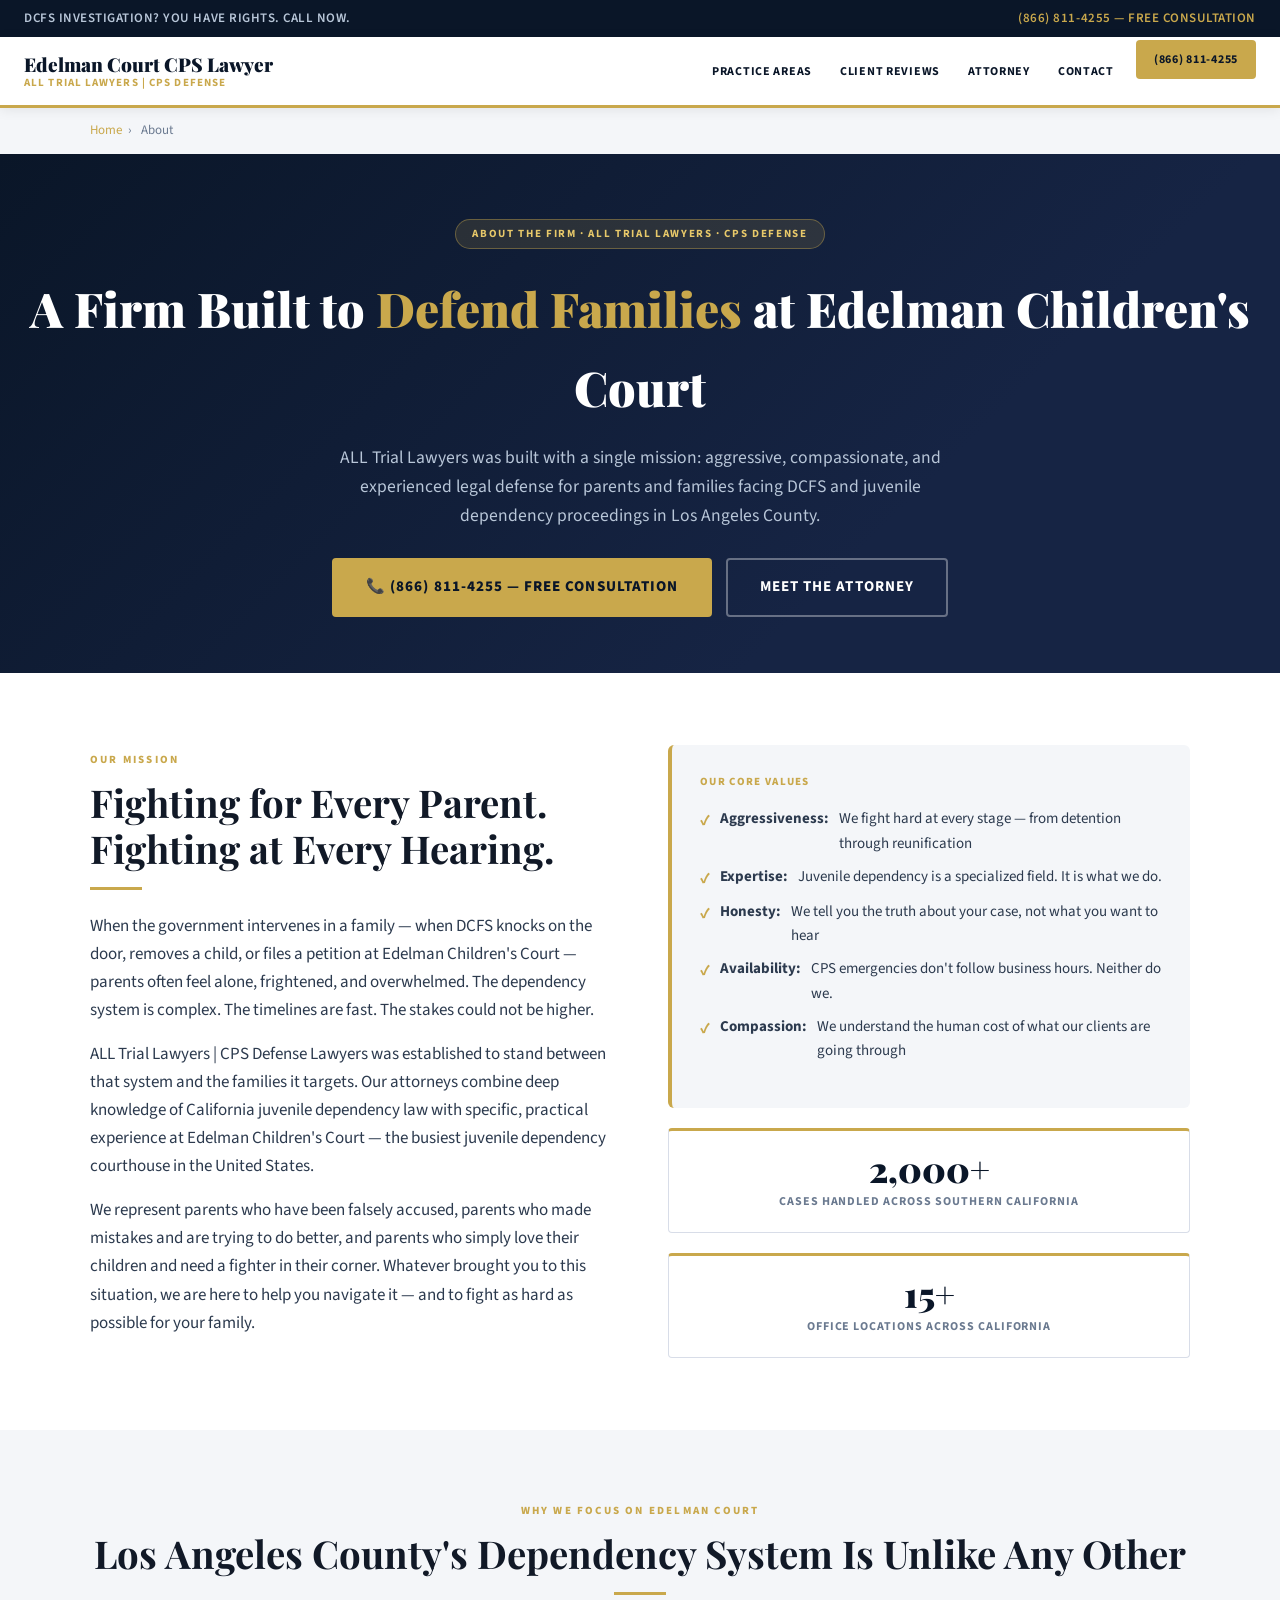
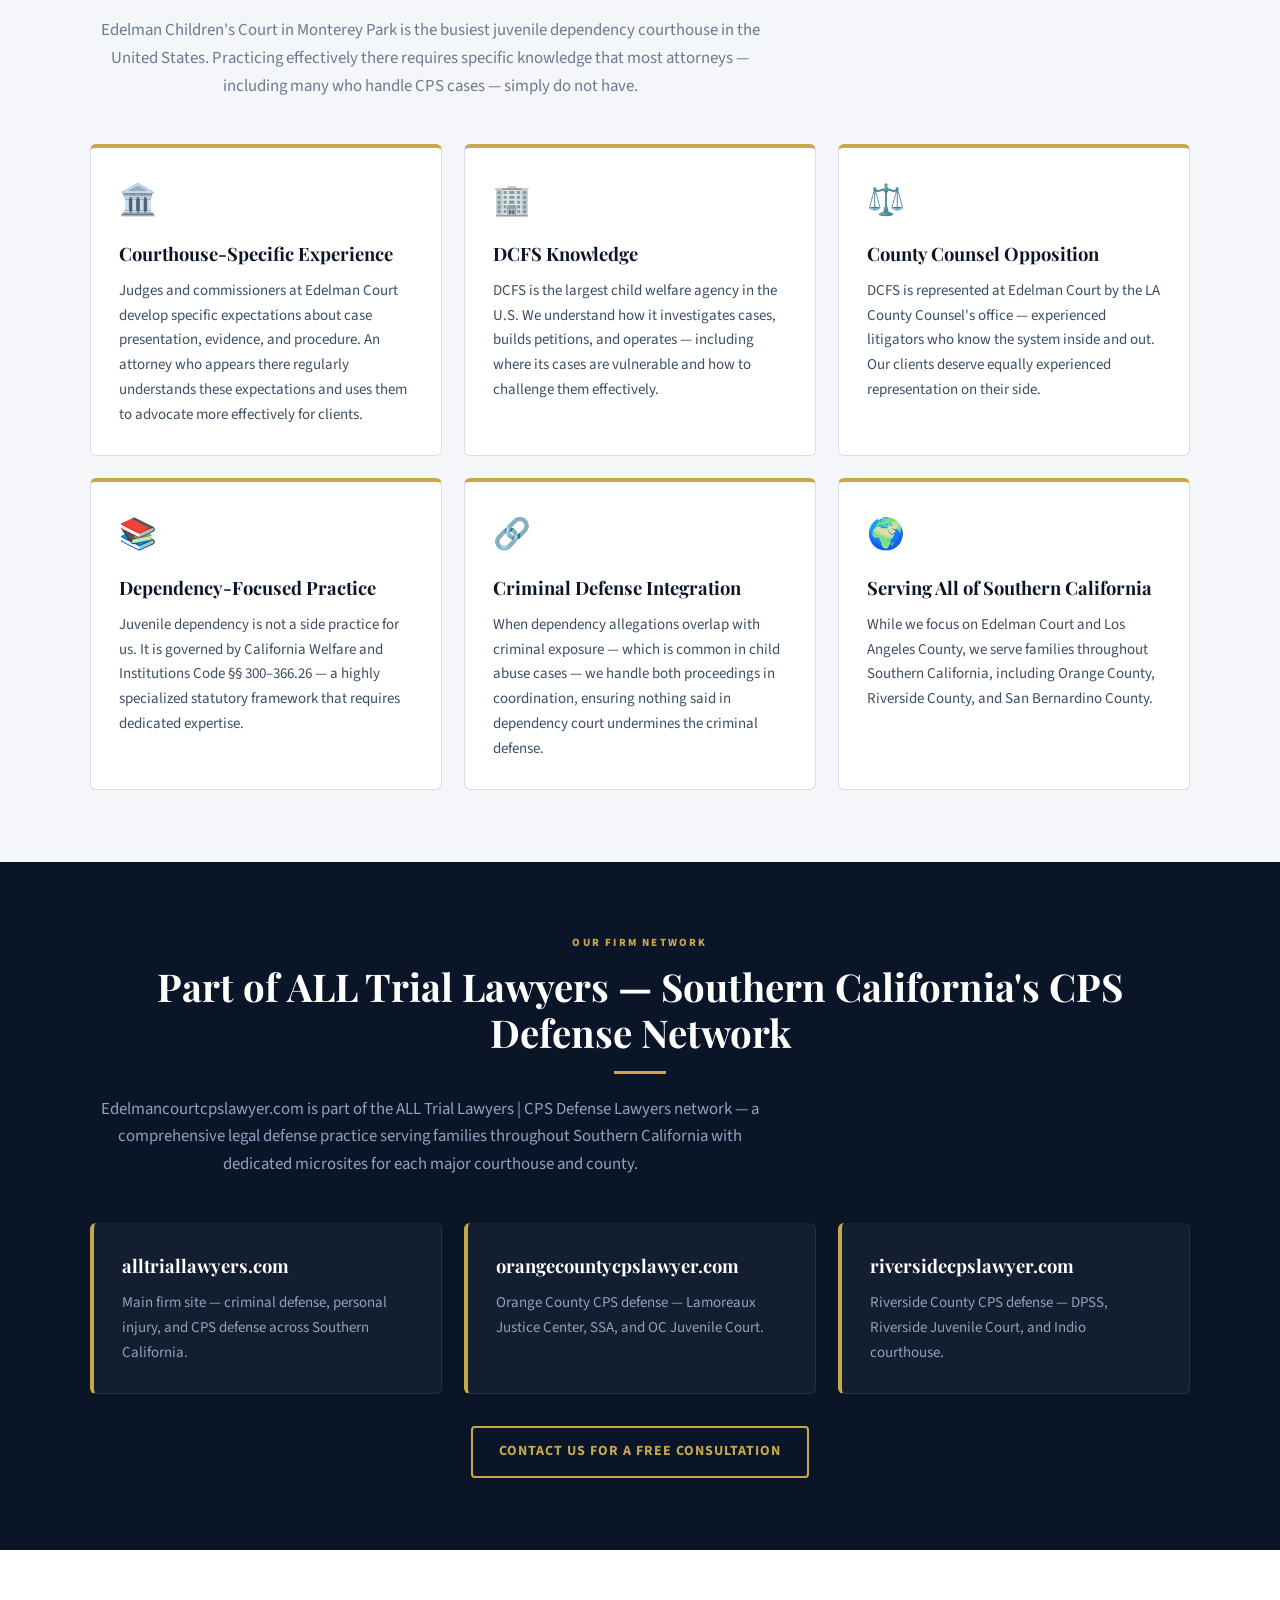
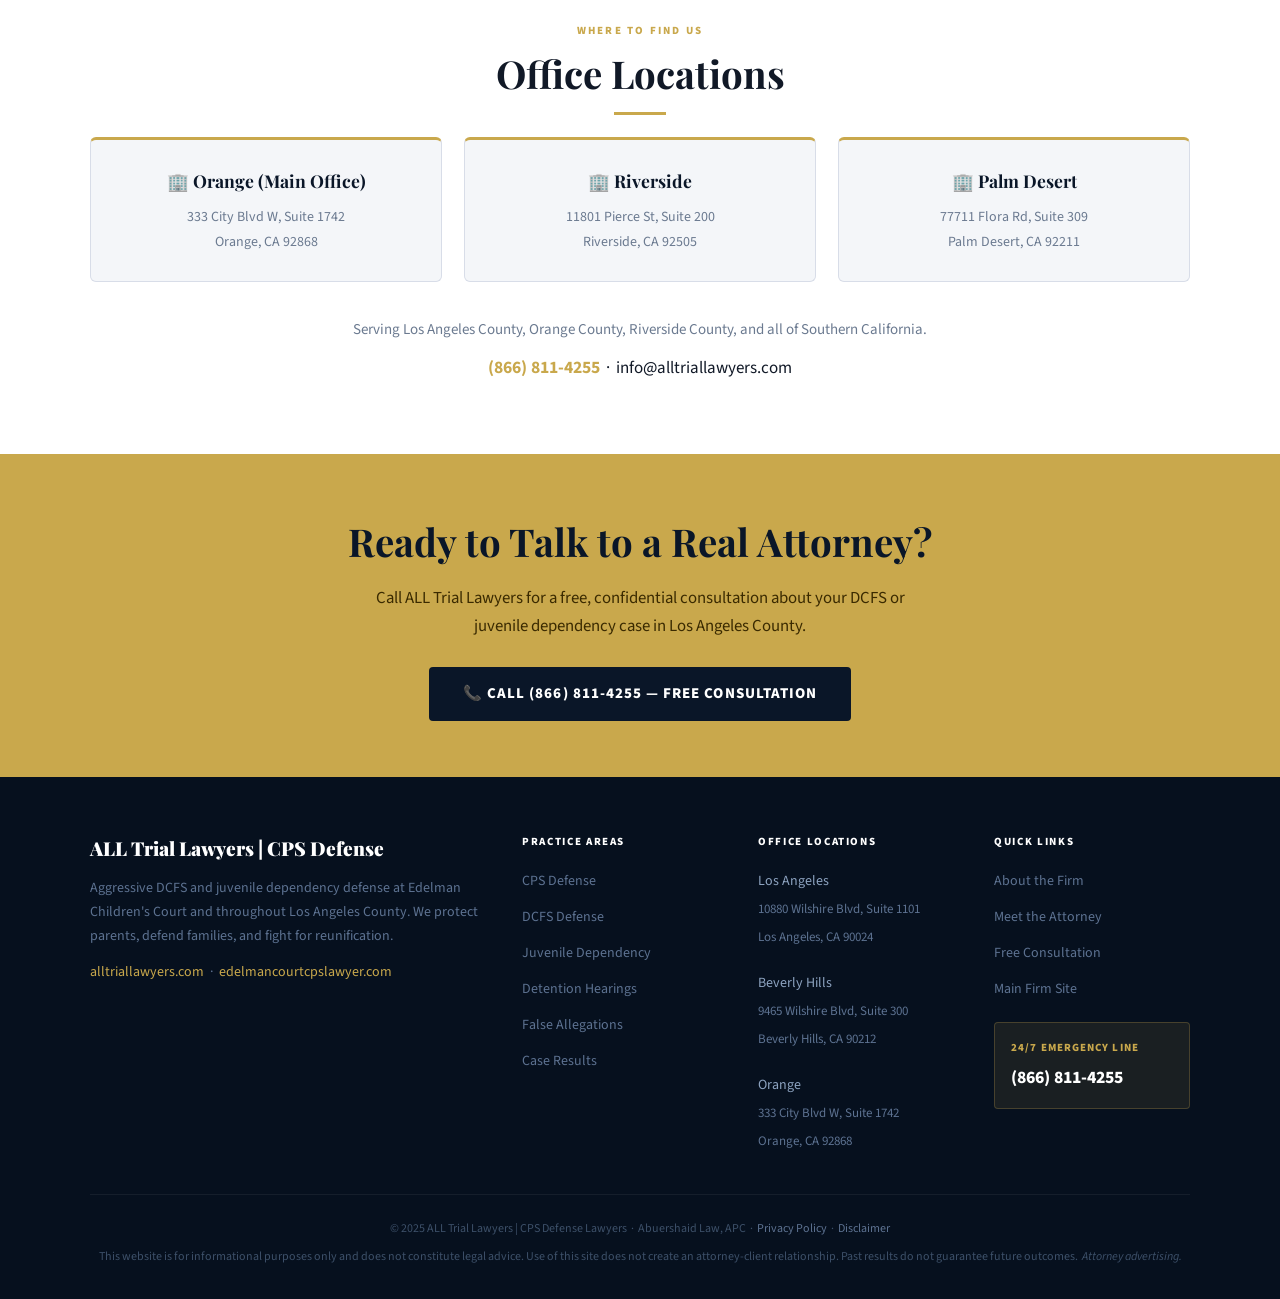
<file: mnt/user-data/outputs/edelman-site/about/index.html>
<!DOCTYPE html>
<html lang="en">
<head>
  <meta charset="UTF-8" />
  <meta name="viewport" content="width=device-width, initial-scale=1.0" />
  <title>About ALL Trial Lawyers | Edelman Court CPS Defense Firm</title>
  <meta name="description" content="ALL Trial Lawyers defends families at Edelman Children's Court in Los Angeles. Learn about our mission, values, and commitment to CPS and DCFS defense. (866) 811-4255." />
  <link rel="canonical" href="https://edelmancourtcpslawyer.com/about/" />
  <link rel="stylesheet" href="/style.css" />
</head>
<body>
<script src="/nav.js"></script>

<div class="breadcrumb">
  <div class="container">
    <a href="/index.html">Home</a><span>›</span> About
  </div>
</div>

<section class="page-hero">
  <div class="hero-badge">About the Firm · ALL Trial Lawyers · CPS Defense</div>
  <h1>A Firm Built to <em>Defend Families</em> at Edelman Children's Court</h1>
  <p>ALL Trial Lawyers was built with a single mission: aggressive, compassionate, and experienced legal defense for parents and families facing DCFS and juvenile dependency proceedings in Los Angeles County.</p>
  <div class="hero-btns">
    <a href="tel:8668114255" class="btn-primary">📞 (866) 811-4255 — Free Consultation</a>
    <a href="/meet-the-attorney/index.html" class="btn-outline">Meet the Attorney</a>
  </div>
</section>

<!-- MISSION -->
<section class="section">
  <div class="container">
    <div class="intro-grid">
      <div class="intro-text">
        <div class="section-label">Our Mission</div>
        <h2 class="section-title">Fighting for Every Parent. Fighting at Every Hearing.</h2>
        <div class="gold-line left"></div>
        <p>When the government intervenes in a family — when DCFS knocks on the door, removes a child, or files a petition at Edelman Children's Court — parents often feel alone, frightened, and overwhelmed. The dependency system is complex. The timelines are fast. The stakes could not be higher.</p>
        <p>ALL Trial Lawyers | CPS Defense Lawyers was established to stand between that system and the families it targets. Our attorneys combine deep knowledge of California juvenile dependency law with specific, practical experience at Edelman Children's Court — the busiest juvenile dependency courthouse in the United States.</p>
        <p>We represent parents who have been falsely accused, parents who made mistakes and are trying to do better, and parents who simply love their children and need a fighter in their corner. Whatever brought you to this situation, we are here to help you navigate it — and to fight as hard as possible for your family.</p>
      </div>
      <div style="display:flex;flex-direction:column;gap:20px;">
        <div style="background:var(--light);padding:28px;border-radius:6px;border-left:4px solid var(--gold);">
          <div style="font-size:11px;font-weight:800;text-transform:uppercase;letter-spacing:.12em;color:var(--gold);margin-bottom:14px;">Our Core Values</div>
          <ul class="credential-list">
            <li><strong>Aggressiveness:</strong> We fight hard at every stage — from detention through reunification</li>
            <li><strong>Expertise:</strong> Juvenile dependency is a specialized field. It is what we do.</li>
            <li><strong>Honesty:</strong> We tell you the truth about your case, not what you want to hear</li>
            <li><strong>Availability:</strong> CPS emergencies don't follow business hours. Neither do we.</li>
            <li><strong>Compassion:</strong> We understand the human cost of what our clients are going through</li>
          </ul>
        </div>
        <div class="stat-card"><div class="num">2,000+</div><div class="lbl">Cases Handled Across Southern California</div></div>
        <div class="stat-card"><div class="num">15+</div><div class="lbl">Office Locations Across California</div></div>
      </div>
    </div>
  </div>
</section>

<!-- WHY LA / EDELMAN -->
<section class="section section-light">
  <div class="container">
    <div class="text-center">
      <div class="section-label">Why We Focus on Edelman Court</div>
      <h2 class="section-title">Los Angeles County's Dependency System Is Unlike Any Other</h2>
      <div class="gold-line"></div>
      <p class="section-intro">Edelman Children's Court in Monterey Park is the busiest juvenile dependency courthouse in the United States. Practicing effectively there requires specific knowledge that most attorneys — including many who handle CPS cases — simply do not have.</p>
    </div>
    <div class="cards-grid">
      <div class="card">
        <div class="card-icon">🏛️</div>
        <h3>Courthouse-Specific Experience</h3>
        <p>Judges and commissioners at Edelman Court develop specific expectations about case presentation, evidence, and procedure. An attorney who appears there regularly understands these expectations and uses them to advocate more effectively for clients.</p>
      </div>
      <div class="card">
        <div class="card-icon">🏢</div>
        <h3>DCFS Knowledge</h3>
        <p>DCFS is the largest child welfare agency in the U.S. We understand how it investigates cases, builds petitions, and operates — including where its cases are vulnerable and how to challenge them effectively.</p>
      </div>
      <div class="card">
        <div class="card-icon">⚖️</div>
        <h3>County Counsel Opposition</h3>
        <p>DCFS is represented at Edelman Court by the LA County Counsel's office — experienced litigators who know the system inside and out. Our clients deserve equally experienced representation on their side.</p>
      </div>
      <div class="card">
        <div class="card-icon">📚</div>
        <h3>Dependency-Focused Practice</h3>
        <p>Juvenile dependency is not a side practice for us. It is governed by California Welfare and Institutions Code §§ 300–366.26 — a highly specialized statutory framework that requires dedicated expertise.</p>
      </div>
      <div class="card">
        <div class="card-icon">🔗</div>
        <h3>Criminal Defense Integration</h3>
        <p>When dependency allegations overlap with criminal exposure — which is common in child abuse cases — we handle both proceedings in coordination, ensuring nothing said in dependency court undermines the criminal defense.</p>
      </div>
      <div class="card">
        <div class="card-icon">🌍</div>
        <h3>Serving All of Southern California</h3>
        <p>While we focus on Edelman Court and Los Angeles County, we serve families throughout Southern California, including Orange County, Riverside County, and San Bernardino County.</p>
      </div>
    </div>
  </div>
</section>

<!-- FIRM NETWORK -->
<section class="section section-dark">
  <div class="container">
    <div class="text-center">
      <div class="section-label" style="color:var(--gold)">Our Firm Network</div>
      <h2 class="section-title">Part of ALL Trial Lawyers — Southern California's CPS Defense Network</h2>
      <div class="gold-line"></div>
      <p class="section-intro">Edelmancourtcpslawyer.com is part of the ALL Trial Lawyers | CPS Defense Lawyers network — a comprehensive legal defense practice serving families throughout Southern California with dedicated microsites for each major courthouse and county.</p>
    </div>
    <div class="cards-grid">
      <div class="card card-dark">
        <h3>alltriallawyers.com</h3>
        <p>Main firm site — criminal defense, personal injury, and CPS defense across Southern California.</p>
      </div>
      <div class="card card-dark">
        <h3>orangecountycpslawyer.com</h3>
        <p>Orange County CPS defense — Lamoreaux Justice Center, SSA, and OC Juvenile Court.</p>
      </div>
      <div class="card card-dark">
        <h3>riversidecpslawyer.com</h3>
        <p>Riverside County CPS defense — DPSS, Riverside Juvenile Court, and Indio courthouse.</p>
      </div>
    </div>
    <div style="text-align:center; margin-top:32px;">
      <a href="/contact/index.html" class="btn-gold-outline">Contact Us for a Free Consultation</a>
    </div>
  </div>
</section>

<!-- OFFICES -->
<section class="section">
  <div class="container">
    <div class="text-center">
      <div class="section-label">Where to Find Us</div>
      <h2 class="section-title">Office Locations</h2>
      <div class="gold-line"></div>
    </div>
    <div class="offices-grid" style="--navy:#0a1628;">
      <div style="background:var(--light);border:1px solid var(--border);padding:26px;border-radius:6px;border-top:3px solid var(--gold);text-align:center;">
        <h3 style="font-family:var(--serif);font-size:1.1rem;color:var(--navy);margin-bottom:10px;">🏢 Orange (Main Office)</h3>
        <p style="font-size:14px;color:var(--muted);line-height:1.8;">333 City Blvd W, Suite 1742<br>Orange, CA 92868</p>
      </div>
      <div style="background:var(--light);border:1px solid var(--border);padding:26px;border-radius:6px;border-top:3px solid var(--gold);text-align:center;">
        <h3 style="font-family:var(--serif);font-size:1.1rem;color:var(--navy);margin-bottom:10px;">🏢 Riverside</h3>
        <p style="font-size:14px;color:var(--muted);line-height:1.8;">11801 Pierce St, Suite 200<br>Riverside, CA 92505</p>
      </div>
      <div style="background:var(--light);border:1px solid var(--border);padding:26px;border-radius:6px;border-top:3px solid var(--gold);text-align:center;">
        <h3 style="font-family:var(--serif);font-size:1.1rem;color:var(--navy);margin-bottom:10px;">🏢 Palm Desert</h3>
        <p style="font-size:14px;color:var(--muted);line-height:1.8;">77711 Flora Rd, Suite 309<br>Palm Desert, CA 92211</p>
      </div>
    </div>
    <div style="text-align:center;margin-top:36px;">
      <p style="font-size:15px;color:var(--muted);">Serving Los Angeles County, Orange County, Riverside County, and all of Southern California.</p>
      <p style="margin-top:10px;"><strong><a href="tel:8668114255" style="color:var(--gold);font-size:1.1rem;">(866) 811-4255</a></strong> &nbsp;·&nbsp; info@alltriallawyers.com</p>
    </div>
  </div>
</section>

<section class="cta-band">
  <h2>Ready to Talk to a Real Attorney?</h2>
  <p>Call ALL Trial Lawyers for a free, confidential consultation about your DCFS or juvenile dependency case in Los Angeles County.</p>
  <a href="tel:8668114255" class="btn-dark">📞 Call (866) 811-4255 — Free Consultation</a>
</section>

</body>
</html>
</file>
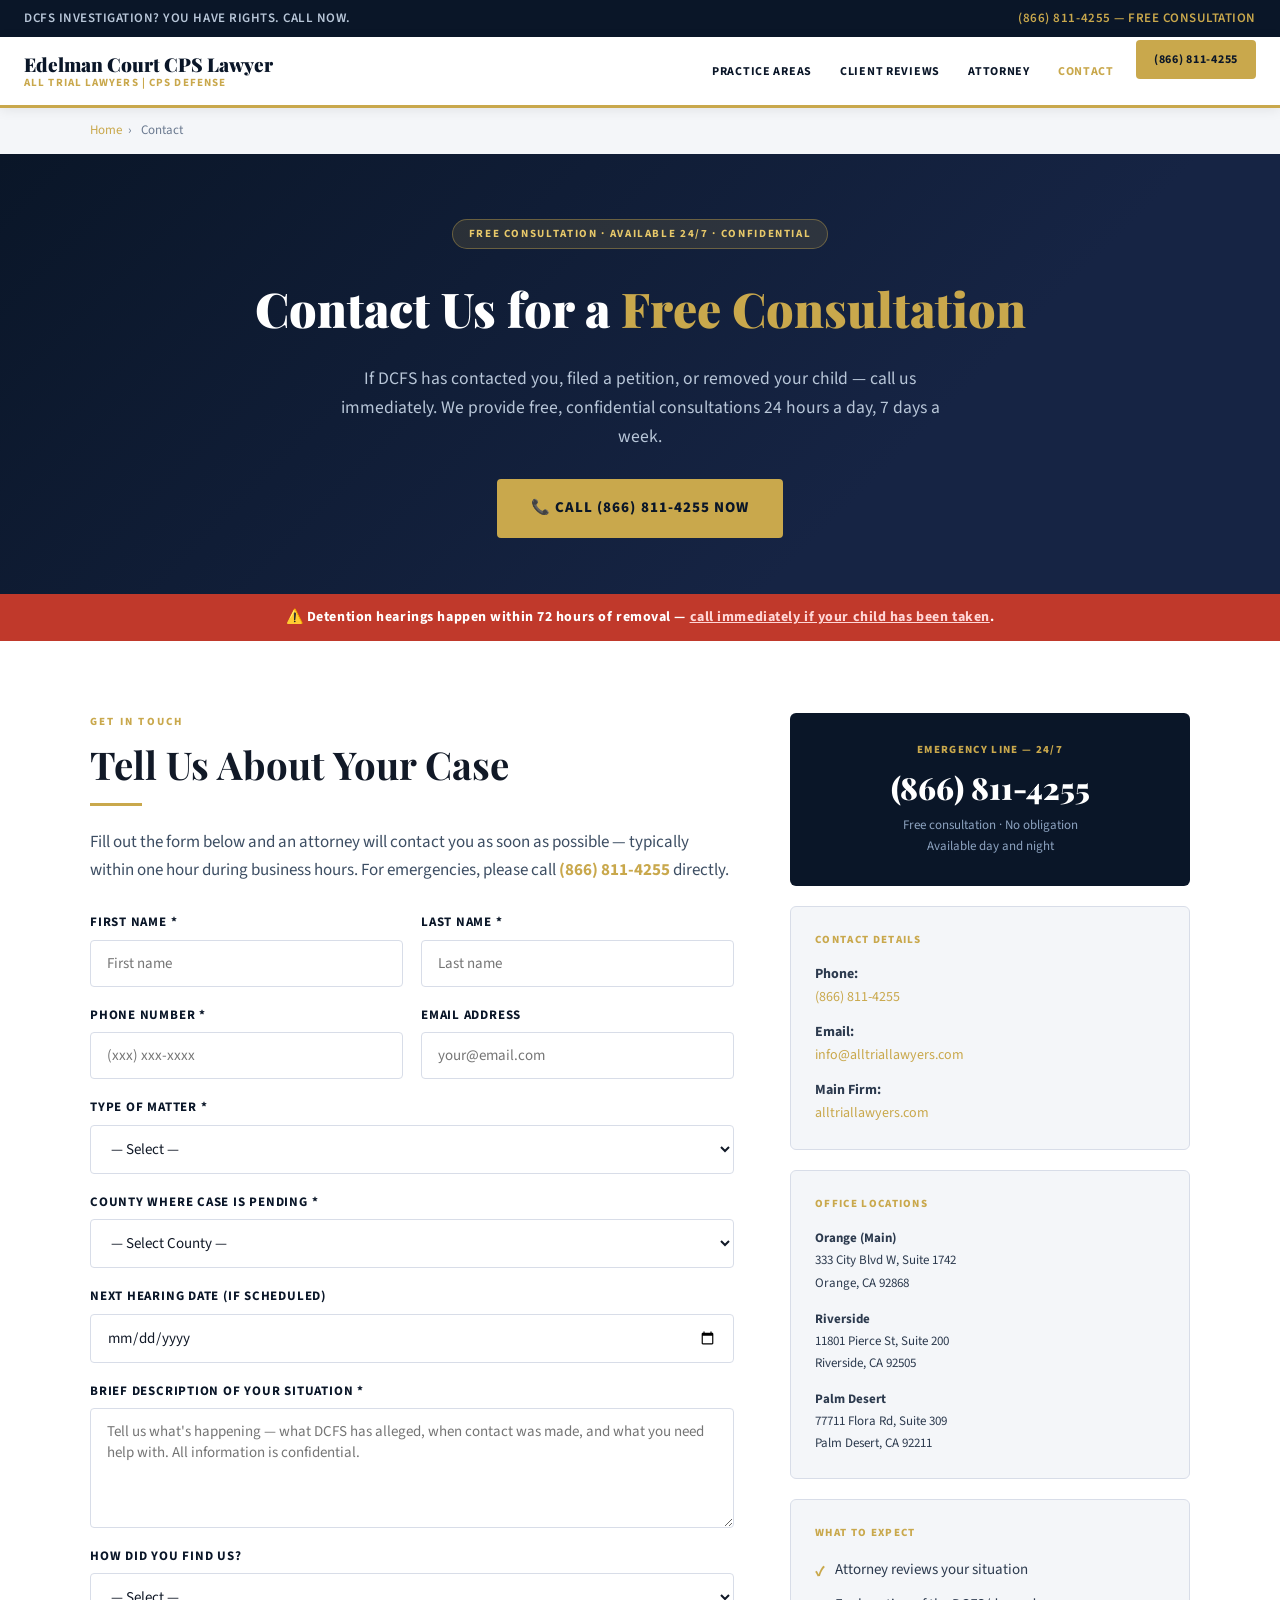
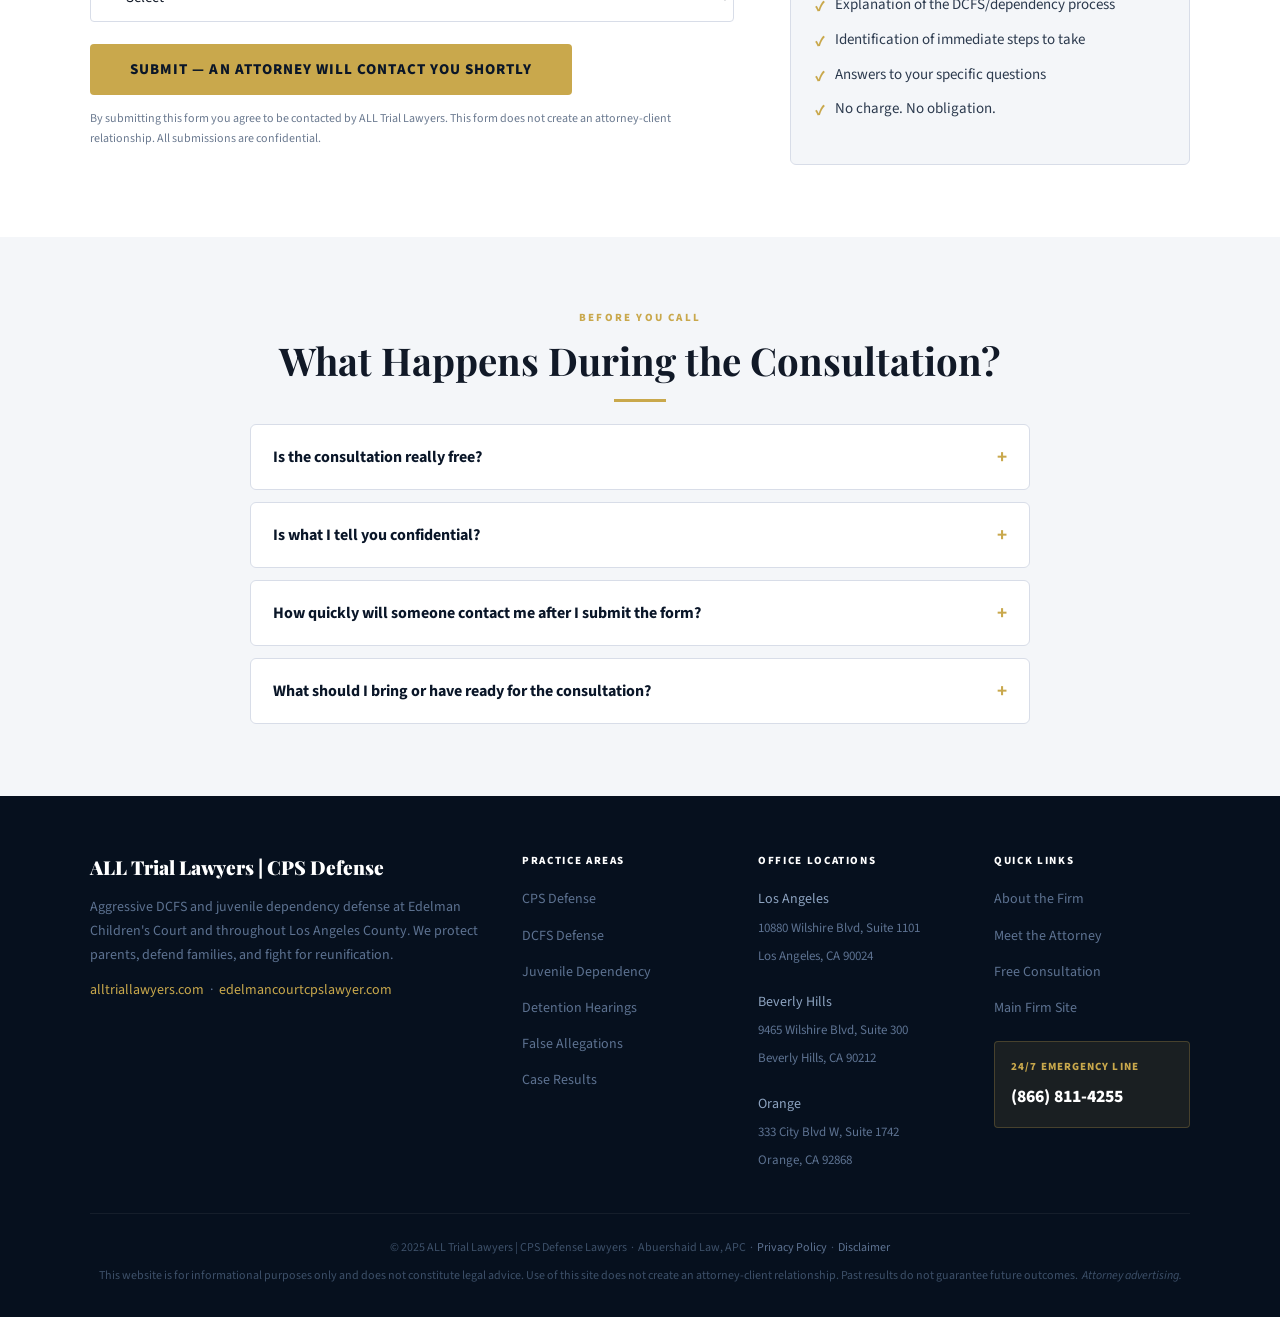
<file: mnt/user-data/outputs/edelman-site/contact/index.html>
<!DOCTYPE html>
<html lang="en">
<head>
  <meta charset="UTF-8" />
  <meta name="viewport" content="width=device-width, initial-scale=1.0" />
  <title>Contact Us | Free DCFS Consultation | Edelman Court CPS Lawyer</title>
  <meta name="description" content="Contact ALL Trial Lawyers for a free, confidential DCFS or CPS defense consultation. Available 24/7. Call (866) 811-4255 or fill out our intake form." />
  <link rel="canonical" href="https://edelmancourtcpslawyer.com/contact/" />
  <link rel="stylesheet" href="/style.css" />
</head>
<body>
<script src="/nav.js"></script>

<div class="breadcrumb">
  <div class="container">
    <a href="/index.html">Home</a><span>›</span> Contact
  </div>
</div>

<section class="page-hero">
  <div class="hero-badge">Free Consultation · Available 24/7 · Confidential</div>
  <h1>Contact Us for a <em>Free Consultation</em></h1>
  <p>If DCFS has contacted you, filed a petition, or removed your child — call us immediately. We provide free, confidential consultations 24 hours a day, 7 days a week.</p>
  <div class="hero-btns">
    <a href="tel:8668114255" class="btn-primary">📞 Call (866) 811-4255 Now</a>
  </div>
</section>

<div class="urgent">
  ⚠️ Detention hearings happen within 72 hours of removal — <a href="tel:8668114255">call immediately if your child has been taken</a>.
</div>

<!-- CONTACT LAYOUT -->
<section class="section">
  <div class="container">
    <div style="display:grid;grid-template-columns:1fr 400px;gap:56px;align-items:start;">

      <!-- FORM -->
      <div>
        <div class="section-label">Get in Touch</div>
        <h2 class="section-title">Tell Us About Your Case</h2>
        <div class="gold-line left"></div>
        <p style="color:#3d4e63;margin-bottom:28px;">Fill out the form below and an attorney will contact you as soon as possible — typically within one hour during business hours. For emergencies, please call <a href="tel:8668114255" style="color:var(--gold);font-weight:700;">(866) 811-4255</a> directly.</p>

        <form action="https://formspree.io/f/edelmancourtcpslawyer" method="POST" style="display:flex;flex-direction:column;gap:0;">
          <div class="form-grid">
            <div class="form-group">
              <label for="first_name">First Name *</label>
              <input type="text" id="first_name" name="first_name" required placeholder="First name" />
            </div>
            <div class="form-group">
              <label for="last_name">Last Name *</label>
              <input type="text" id="last_name" name="last_name" required placeholder="Last name" />
            </div>
            <div class="form-group">
              <label for="phone">Phone Number *</label>
              <input type="tel" id="phone" name="phone" required placeholder="(xxx) xxx-xxxx" />
            </div>
            <div class="form-group">
              <label for="email">Email Address</label>
              <input type="email" id="email" name="email" placeholder="your@email.com" />
            </div>
            <div class="form-group full">
              <label for="case_type">Type of Matter *</label>
              <select id="case_type" name="case_type" required>
                <option value="">— Select —</option>
                <option value="dcfs_investigation">DCFS Investigation (open, no petition yet)</option>
                <option value="detention_hearing">Child Just Removed — Detention Hearing Needed</option>
                <option value="petition_filed">DCFS Petition Filed — Case at Edelman Court</option>
                <option value="jurisdiction_hearing">Jurisdiction Hearing Upcoming</option>
                <option value="disposition_hearing">Disposition Hearing Upcoming</option>
                <option value="review_hearing">Review Hearing / Reunification</option>
                <option value="tpr">Termination of Parental Rights Hearing</option>
                <option value="caci">CACI Listing / Grievance Hearing</option>
                <option value="false_allegations">False CPS Allegations — No Petition Yet</option>
                <option value="other">Other / Not Sure</option>
              </select>
            </div>
            <div class="form-group full">
              <label for="county">County Where Case Is Pending *</label>
              <select id="county" name="county" required>
                <option value="">— Select County —</option>
                <option value="los_angeles">Los Angeles County</option>
                <option value="orange">Orange County</option>
                <option value="riverside">Riverside County</option>
                <option value="san_bernardino">San Bernardino County</option>
                <option value="san_diego">San Diego County</option>
                <option value="ventura">Ventura County</option>
                <option value="other">Other / Multiple Counties</option>
              </select>
            </div>
            <div class="form-group full">
              <label for="hearing_date">Next Hearing Date (if scheduled)</label>
              <input type="date" id="hearing_date" name="hearing_date" />
            </div>
            <div class="form-group full">
              <label for="message">Brief Description of Your Situation *</label>
              <textarea id="message" name="message" required placeholder="Tell us what's happening — what DCFS has alleged, when contact was made, and what you need help with. All information is confidential."></textarea>
            </div>
            <div class="form-group full">
              <label for="how_found">How Did You Find Us?</label>
              <select id="how_found" name="how_found">
                <option value="">— Select —</option>
                <option value="google">Google Search</option>
                <option value="referral">Referral from Friend/Family</option>
                <option value="attorney_referral">Referral from Attorney</option>
                <option value="social_media">Social Media</option>
                <option value="online_directory">Online Directory (Avvo, Justia, etc.)</option>
                <option value="other">Other</option>
              </select>
            </div>
          </div>
          <div style="margin-top:22px;">
            <button type="submit" class="form-submit">Submit — An Attorney Will Contact You Shortly</button>
          </div>
          <p style="font-size:12px;color:var(--muted);margin-top:14px;">By submitting this form you agree to be contacted by ALL Trial Lawyers. This form does not create an attorney-client relationship. All submissions are confidential.</p>
        </form>
      </div>

      <!-- SIDEBAR -->
      <div style="display:flex;flex-direction:column;gap:20px;position:sticky;top:90px;">
        <div style="background:var(--navy);padding:28px;border-radius:6px;text-align:center;">
          <div style="color:var(--gold);font-size:11px;font-weight:800;text-transform:uppercase;letter-spacing:.12em;margin-bottom:12px;">Emergency Line — 24/7</div>
          <a href="tel:8668114255" style="color:#fff;font-family:var(--serif);font-size:1.9rem;font-weight:900;display:block;line-height:1.1;">(866) 811-4255</a>
          <div style="color:#8da3c0;font-size:13px;margin-top:10px;">Free consultation · No obligation<br>Available day and night</div>
        </div>

        <div style="background:var(--light);border:1px solid var(--border);padding:24px;border-radius:6px;">
          <div style="font-size:11px;font-weight:800;text-transform:uppercase;letter-spacing:.12em;color:var(--gold);margin-bottom:14px;">Contact Details</div>
          <ul style="list-style:none;display:flex;flex-direction:column;gap:12px;">
            <li style="font-size:14px;color:#2c3a4e;"><strong>Phone:</strong><br><a href="tel:8668114255" style="color:var(--gold);">(866) 811-4255</a></li>
            <li style="font-size:14px;color:#2c3a4e;"><strong>Email:</strong><br><a href="mailto:info@alltriallawyers.com" style="color:var(--gold);">info@alltriallawyers.com</a></li>
            <li style="font-size:14px;color:#2c3a4e;"><strong>Main Firm:</strong><br><a href="https://alltriallawyers.com" style="color:var(--gold);">alltriallawyers.com</a></li>
          </ul>
        </div>

        <div style="background:var(--light);border:1px solid var(--border);padding:24px;border-radius:6px;">
          <div style="font-size:11px;font-weight:800;text-transform:uppercase;letter-spacing:.12em;color:var(--gold);margin-bottom:14px;">Office Locations</div>
          <ul style="list-style:none;display:flex;flex-direction:column;gap:14px;">
            <li style="font-size:13px;color:#2c3a4e;line-height:1.7;"><strong>Orange (Main)</strong><br>333 City Blvd W, Suite 1742<br>Orange, CA 92868</li>
            <li style="font-size:13px;color:#2c3a4e;line-height:1.7;"><strong>Riverside</strong><br>11801 Pierce St, Suite 200<br>Riverside, CA 92505</li>
            <li style="font-size:13px;color:#2c3a4e;line-height:1.7;"><strong>Palm Desert</strong><br>77711 Flora Rd, Suite 309<br>Palm Desert, CA 92211</li>
          </ul>
        </div>

        <div style="background:var(--light);border:1px solid var(--border);padding:24px;border-radius:6px;">
          <div style="font-size:11px;font-weight:800;text-transform:uppercase;letter-spacing:.12em;color:var(--gold);margin-bottom:12px;">What to Expect</div>
          <ul class="credential-list">
            <li>Attorney reviews your situation</li>
            <li>Explanation of the DCFS/dependency process</li>
            <li>Identification of immediate steps to take</li>
            <li>Answers to your specific questions</li>
            <li>No charge. No obligation.</li>
          </ul>
        </div>
      </div>

    </div>
  </div>
</section>

<!-- FAQ -->
<section class="section section-light">
  <div class="container-sm">
    <div class="text-center">
      <div class="section-label">Before You Call</div>
      <h2 class="section-title">What Happens During the Consultation?</h2>
      <div class="gold-line"></div>
    </div>
    <ul class="faq-list">
      <li class="faq-item">
        <button class="faq-q">Is the consultation really free? <span class="icon">+</span></button>
        <div class="faq-a"><p>Yes. The initial consultation is completely free and there is no obligation to retain our services. We believe every family facing a DCFS investigation or dependency case deserves to speak with an experienced attorney before making any decisions.</p></div>
      </li>
      <li class="faq-item">
        <button class="faq-q">Is what I tell you confidential? <span class="icon">+</span></button>
        <div class="faq-a"><p>Yes. Attorney-client privilege protects everything you share with us from the moment of the initial consultation. Nothing you tell us during a consultation will be shared with DCFS, the court, or any third party.</p></div>
      </li>
      <li class="faq-item">
        <button class="faq-q">How quickly will someone contact me after I submit the form? <span class="icon">+</span></button>
        <div class="faq-a"><p>We aim to respond to all form submissions within one hour during business hours. For urgent matters — particularly if a hearing is imminent or a child has just been removed — please call us directly at (866) 811-4255. We are available 24/7 for emergencies.</p></div>
      </li>
      <li class="faq-item">
        <button class="faq-q">What should I bring or have ready for the consultation? <span class="icon">+</span></button>
        <div class="faq-a"><p>If you have any documents from DCFS — a detention report, a petition, a notice of hearing, a case plan — bring them or have them available. If you don't have any documents yet, that's fine too. Just tell us what happened, when DCFS made contact, what they alleged, and what your current situation is. We will take it from there.</p></div>
      </li>
    </ul>
  </div>
</section>

</body>
</html>
</file>
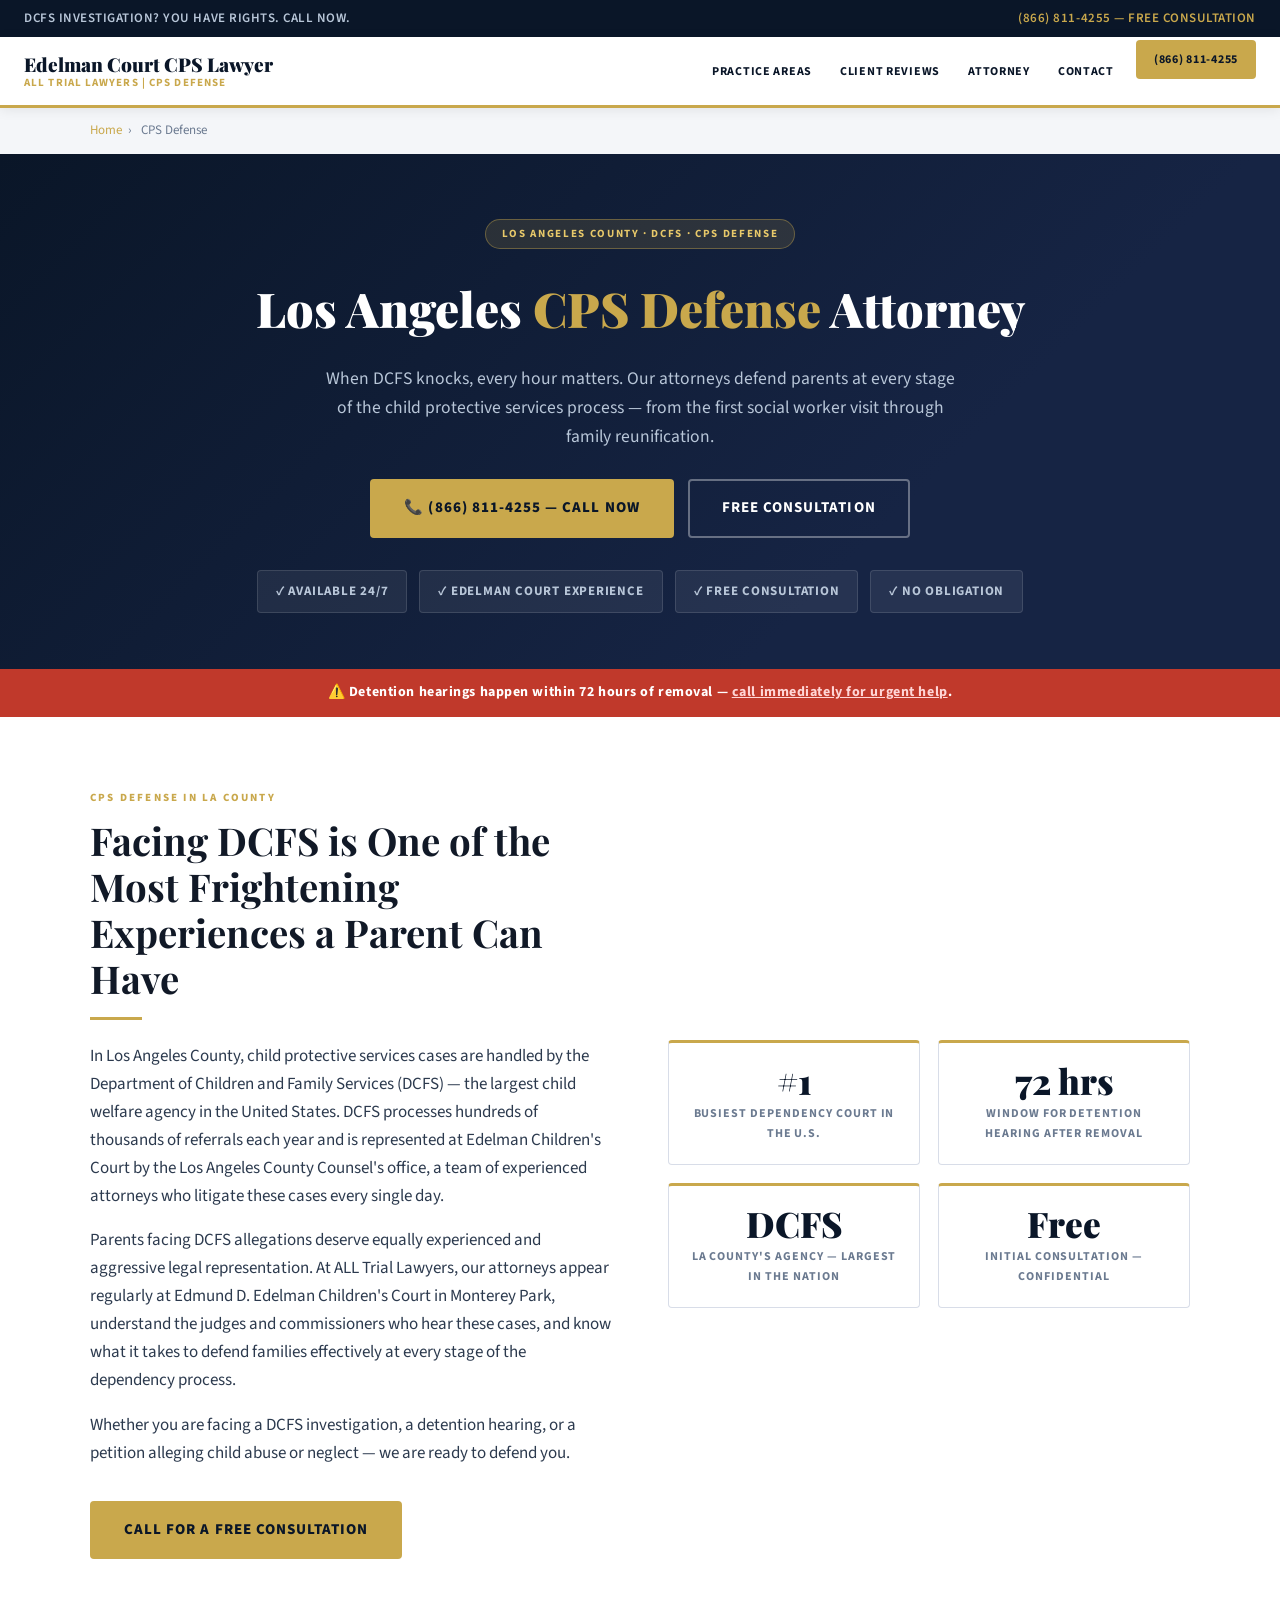
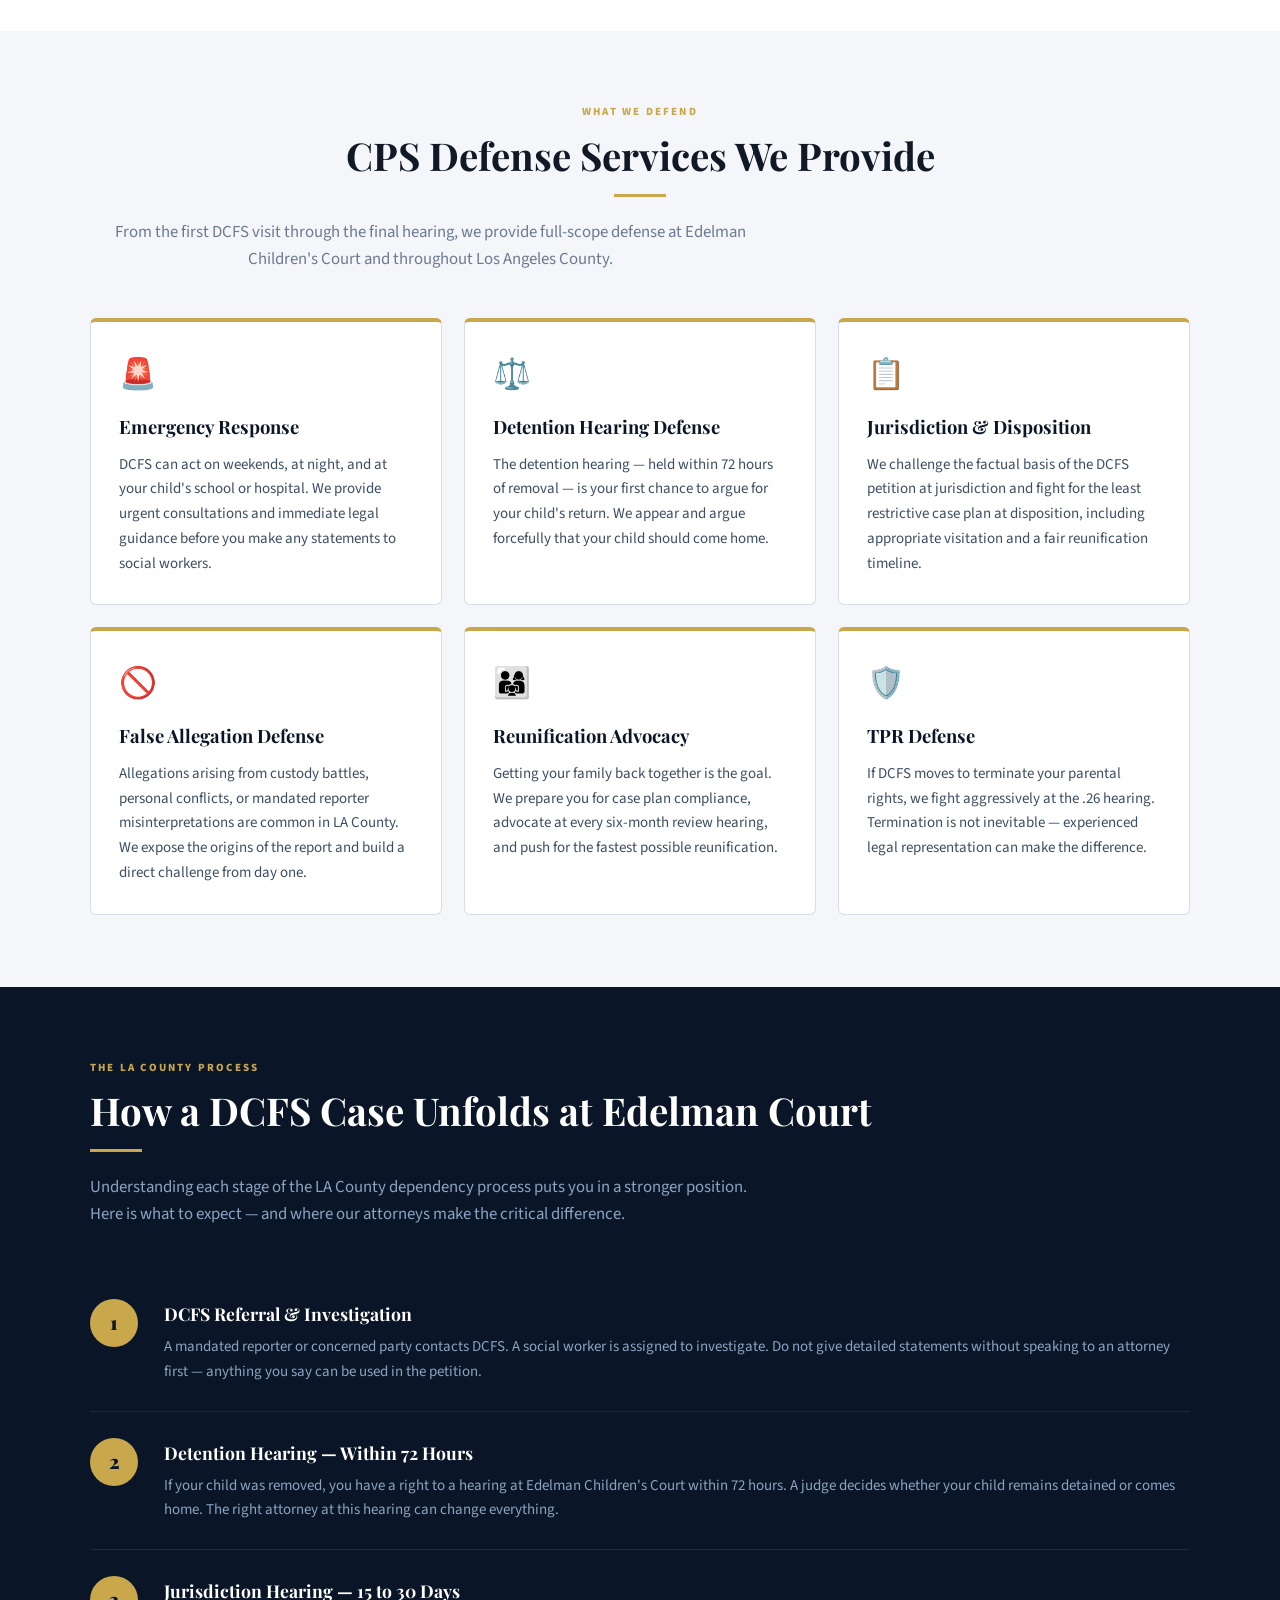
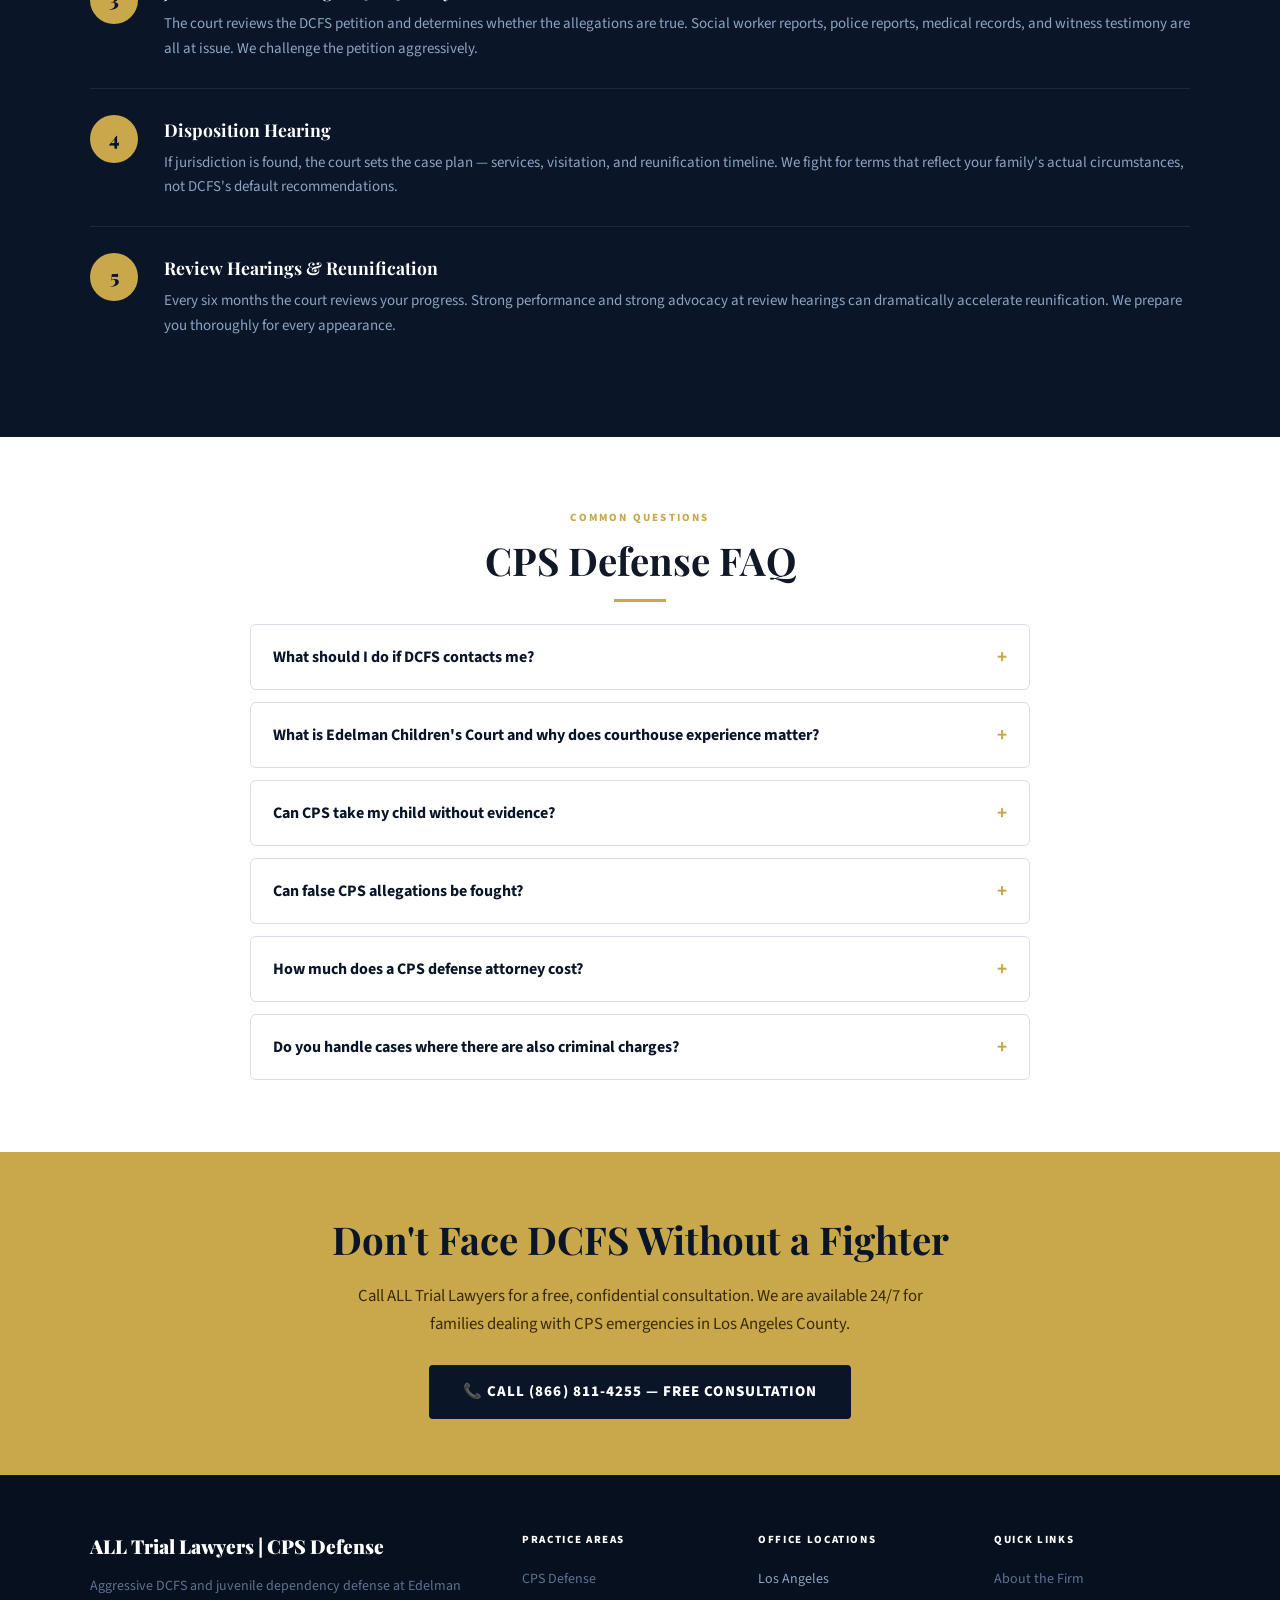
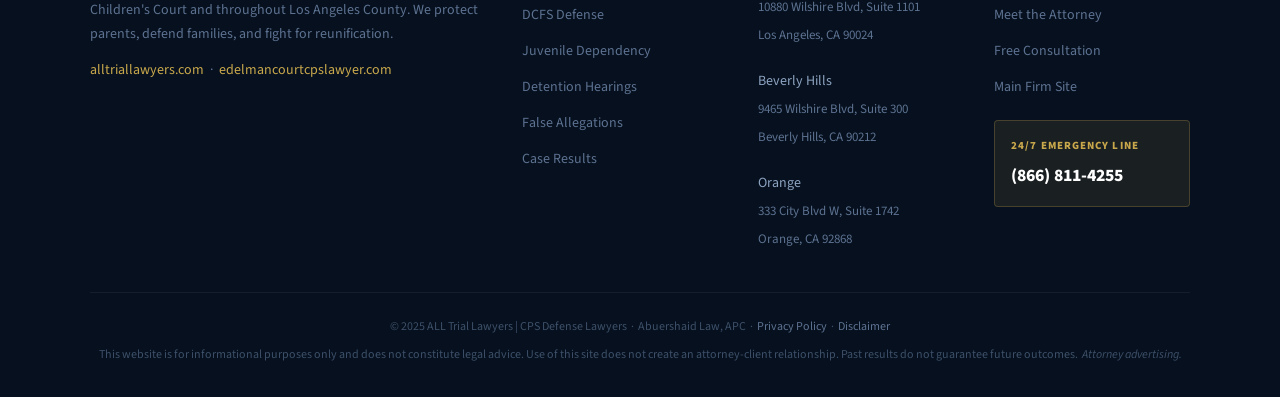
<file: mnt/user-data/outputs/edelman-site/cps-defense/index.html>
<!DOCTYPE html>
<html lang="en">
<head>
  <meta charset="UTF-8" />
  <meta name="viewport" content="width=device-width, initial-scale=1.0" />
  <title>CPS Defense Lawyer Los Angeles | Edelman Court CPS Attorney</title>
  <meta name="description" content="Aggressive CPS defense at Edelman Children's Court. ALL Trial Lawyers defends parents against DCFS allegations across LA County. Free consultation: (866) 811-4255." />
  <link rel="canonical" href="https://edelmancourtcpslawyer.com/cps-defense/" />
  <link rel="stylesheet" href="/style.css" />
  <script type="application/ld+json">
  {
    "@context": "https://schema.org",
    "@type": "FAQPage",
    "mainEntity": [
      {"@type":"Question","name":"What is CPS defense?","acceptedAnswer":{"@type":"Answer","text":"CPS defense is the legal representation of parents and guardians who are being investigated by Child Protective Services (DCFS in Los Angeles County) or who have been named in a juvenile dependency petition. A CPS defense attorney challenges allegations, protects parental rights, and advocates for family preservation at every stage of the dependency process."}},
      {"@type":"Question","name":"What should I do if DCFS contacts me?","acceptedAnswer":{"@type":"Answer","text":"Be calm and respectful, but do not make detailed statements about your family or your child until you have spoken with an attorney. You have constitutional rights, including the right to legal representation. Contact a CPS defense attorney immediately."}},
      {"@type":"Question","name":"Can CPS take my child without evidence?","acceptedAnswer":{"@type":"Answer","text":"DCFS can make an emergency removal if they believe a child is in immediate danger, but they must seek judicial authorization quickly. You are entitled to a detention hearing within 72 hours of removal. At that hearing, a judge reviews whether the detention was justified."}},
      {"@type":"Question","name":"How long does a CPS case last in Los Angeles?","acceptedAnswer":{"@type":"Answer","text":"Most juvenile dependency cases in LA County last six months to two years, depending on case plan compliance and the complexity of the allegations. With strong legal representation, many families achieve reunification faster."}},
      {"@type":"Question","name":"Can false CPS allegations be fought?","acceptedAnswer":{"@type":"Answer","text":"Yes. Many DCFS referrals in Los Angeles County arise from custody disputes, mandated reporter errors, or personal conflicts. An experienced CPS defense attorney can investigate the origins of the report, gather counter-evidence, and challenge the petition directly at the jurisdiction hearing."}}
    ]
  }
  </script>
</head>
<body>
<script src="/nav.js"></script>

<div class="breadcrumb">
  <div class="container">
    <a href="/index.html">Home</a><span>›</span> CPS Defense
  </div>
</div>

<section class="page-hero">
  <div class="hero-badge">Los Angeles County · DCFS · CPS Defense</div>
  <h1>Los Angeles <em>CPS Defense</em> Attorney</h1>
  <p>When DCFS knocks, every hour matters. Our attorneys defend parents at every stage of the child protective services process — from the first social worker visit through family reunification.</p>
  <div class="hero-btns">
    <a href="tel:8668114255" class="btn-primary">📞 (866) 811-4255 — Call Now</a>
    <a href="/contact/index.html" class="btn-outline">Free Consultation</a>
  </div>
  <div class="trust-bar">
    <span class="trust-badge">✓ Available 24/7</span>
    <span class="trust-badge">✓ Edelman Court Experience</span>
    <span class="trust-badge">✓ Free Consultation</span>
    <span class="trust-badge">✓ No Obligation</span>
  </div>
</section>

<div class="urgent">
  ⚠️ Detention hearings happen within 72 hours of removal — <a href="tel:8668114255">call immediately for urgent help</a>.
</div>

<!-- INTRO -->
<section class="section">
  <div class="container">
    <div class="intro-grid">
      <div class="intro-text">
        <div class="section-label">CPS Defense in LA County</div>
        <h2 class="section-title">Facing DCFS is One of the Most Frightening Experiences a Parent Can Have</h2>
        <div class="gold-line left"></div>
        <p>In Los Angeles County, child protective services cases are handled by the Department of Children and Family Services (DCFS) — the largest child welfare agency in the United States. DCFS processes hundreds of thousands of referrals each year and is represented at Edelman Children's Court by the Los Angeles County Counsel's office, a team of experienced attorneys who litigate these cases every single day.</p>
        <p>Parents facing DCFS allegations deserve equally experienced and aggressive legal representation. At ALL Trial Lawyers, our attorneys appear regularly at Edmund D. Edelman Children's Court in Monterey Park, understand the judges and commissioners who hear these cases, and know what it takes to defend families effectively at every stage of the dependency process.</p>
        <p>Whether you are facing a DCFS investigation, a detention hearing, or a petition alleging child abuse or neglect — we are ready to defend you.</p>
        <a href="tel:8668114255" class="btn-primary" style="margin-top:18px;">Call for a Free Consultation</a>
      </div>
      <div class="intro-stat-grid">
        <div class="stat-card"><div class="num">#1</div><div class="lbl">Busiest Dependency Court in the U.S.</div></div>
        <div class="stat-card"><div class="num">72 hrs</div><div class="lbl">Window for Detention Hearing After Removal</div></div>
        <div class="stat-card"><div class="num">DCFS</div><div class="lbl">LA County's Agency — Largest in the Nation</div></div>
        <div class="stat-card"><div class="num">Free</div><div class="lbl">Initial Consultation — Confidential</div></div>
      </div>
    </div>
  </div>
</section>

<!-- WHAT WE DEFEND -->
<section class="section section-light">
  <div class="container">
    <div class="text-center">
      <div class="section-label">What We Defend</div>
      <h2 class="section-title">CPS Defense Services We Provide</h2>
      <div class="gold-line"></div>
      <p class="section-intro">From the first DCFS visit through the final hearing, we provide full-scope defense at Edelman Children's Court and throughout Los Angeles County.</p>
    </div>
    <div class="cards-grid">
      <div class="card">
        <div class="card-icon">🚨</div>
        <h3>Emergency Response</h3>
        <p>DCFS can act on weekends, at night, and at your child's school or hospital. We provide urgent consultations and immediate legal guidance before you make any statements to social workers.</p>
      </div>
      <div class="card">
        <div class="card-icon">⚖️</div>
        <h3>Detention Hearing Defense</h3>
        <p>The detention hearing — held within 72 hours of removal — is your first chance to argue for your child's return. We appear and argue forcefully that your child should come home.</p>
      </div>
      <div class="card">
        <div class="card-icon">📋</div>
        <h3>Jurisdiction & Disposition</h3>
        <p>We challenge the factual basis of the DCFS petition at jurisdiction and fight for the least restrictive case plan at disposition, including appropriate visitation and a fair reunification timeline.</p>
      </div>
      <div class="card">
        <div class="card-icon">🚫</div>
        <h3>False Allegation Defense</h3>
        <p>Allegations arising from custody battles, personal conflicts, or mandated reporter misinterpretations are common in LA County. We expose the origins of the report and build a direct challenge from day one.</p>
      </div>
      <div class="card">
        <div class="card-icon">👨‍👩‍👧</div>
        <h3>Reunification Advocacy</h3>
        <p>Getting your family back together is the goal. We prepare you for case plan compliance, advocate at every six-month review hearing, and push for the fastest possible reunification.</p>
      </div>
      <div class="card">
        <div class="card-icon">🛡️</div>
        <h3>TPR Defense</h3>
        <p>If DCFS moves to terminate your parental rights, we fight aggressively at the .26 hearing. Termination is not inevitable — experienced legal representation can make the difference.</p>
      </div>
    </div>
  </div>
</section>

<!-- PROCESS -->
<section class="section section-dark">
  <div class="container">
    <div class="section-label" style="color:var(--gold)">The LA County Process</div>
    <h2 class="section-title">How a DCFS Case Unfolds at Edelman Court</h2>
    <div class="gold-line left"></div>
    <p class="section-intro">Understanding each stage of the LA County dependency process puts you in a stronger position. Here is what to expect — and where our attorneys make the critical difference.</p>
    <div class="steps">
      <div class="step">
        <div class="step-num">1</div>
        <div class="step-body">
          <h3>DCFS Referral & Investigation</h3>
          <p>A mandated reporter or concerned party contacts DCFS. A social worker is assigned to investigate. Do not give detailed statements without speaking to an attorney first — anything you say can be used in the petition.</p>
        </div>
      </div>
      <div class="step">
        <div class="step-num">2</div>
        <div class="step-body">
          <h3>Detention Hearing — Within 72 Hours</h3>
          <p>If your child was removed, you have a right to a hearing at Edelman Children's Court within 72 hours. A judge decides whether your child remains detained or comes home. The right attorney at this hearing can change everything.</p>
        </div>
      </div>
      <div class="step">
        <div class="step-num">3</div>
        <div class="step-body">
          <h3>Jurisdiction Hearing — 15 to 30 Days</h3>
          <p>The court reviews the DCFS petition and determines whether the allegations are true. Social worker reports, police reports, medical records, and witness testimony are all at issue. We challenge the petition aggressively.</p>
        </div>
      </div>
      <div class="step">
        <div class="step-num">4</div>
        <div class="step-body">
          <h3>Disposition Hearing</h3>
          <p>If jurisdiction is found, the court sets the case plan — services, visitation, and reunification timeline. We fight for terms that reflect your family's actual circumstances, not DCFS's default recommendations.</p>
        </div>
      </div>
      <div class="step">
        <div class="step-num">5</div>
        <div class="step-body">
          <h3>Review Hearings & Reunification</h3>
          <p>Every six months the court reviews your progress. Strong performance and strong advocacy at review hearings can dramatically accelerate reunification. We prepare you thoroughly for every appearance.</p>
        </div>
      </div>
    </div>
  </div>
</section>

<!-- FAQ -->
<section class="section">
  <div class="container-sm">
    <div class="text-center">
      <div class="section-label">Common Questions</div>
      <h2 class="section-title">CPS Defense FAQ</h2>
      <div class="gold-line"></div>
    </div>
    <ul class="faq-list">
      <li class="faq-item">
        <button class="faq-q">What should I do if DCFS contacts me? <span class="icon">+</span></button>
        <div class="faq-a"><p>Be calm and respectful, but do not make detailed statements about your family, your child, or your home until you have spoken with an attorney. DCFS social workers are trained interviewers and anything you say can be used in the petition against you. Contact us immediately — even before your first DCFS meeting.</p></div>
      </li>
      <li class="faq-item">
        <button class="faq-q">What is Edelman Children's Court and why does courthouse experience matter? <span class="icon">+</span></button>
        <div class="faq-a"><p>Edmund D. Edelman Children's Court in Monterey Park is the busiest juvenile dependency courthouse in the United States. Judicial officers there develop specific expectations about how cases are presented, what evidence they need at jurisdiction, and how they weigh case plan compliance. An attorney who appears there regularly understands these expectations — and that knowledge directly affects your outcome.</p></div>
      </li>
      <li class="faq-item">
        <button class="faq-q">Can CPS take my child without evidence? <span class="icon">+</span></button>
        <div class="faq-a"><p>DCFS can make an emergency removal if a social worker believes a child faces immediate risk, but they must then seek judicial authorization quickly. You are entitled to a detention hearing at Edelman Court within 72 hours, where a judge reviews whether the emergency detention was justified. An attorney at that hearing can present evidence that brings your child home immediately.</p></div>
      </li>
      <li class="faq-item">
        <button class="faq-q">Can false CPS allegations be fought? <span class="icon">+</span></button>
        <div class="faq-a"><p>Absolutely. In Los Angeles County, many DCFS referrals arise from contested divorce and custody proceedings, mandated reporter errors, misinterpreted injuries, and reports motivated by personal conflicts. We investigate the source of the referral, gather counter-evidence, and challenge the credibility and accuracy of the allegations directly at the jurisdiction hearing.</p></div>
      </li>
      <li class="faq-item">
        <button class="faq-q">How much does a CPS defense attorney cost? <span class="icon">+</span></button>
        <div class="faq-a"><p>Every case is different. We offer a free, no-obligation initial consultation where we can discuss your situation and explain fee structures clearly. What we can tell you is that having experienced representation at the detention hearing — the very first hearing — is often the single most important investment you can make in the outcome of your case.</p></div>
      </li>
      <li class="faq-item">
        <button class="faq-q">Do you handle cases where there are also criminal charges? <span class="icon">+</span></button>
        <div class="faq-a"><p>Yes. When DCFS allegations overlap with potential criminal exposure — such as child abuse allegations — our firm handles both proceedings together. This coordination is critical: statements made in dependency court can be used in criminal proceedings. We ensure your defense strategies are aligned.</p></div>
      </li>
    </ul>
  </div>
</section>

<!-- CTA -->
<section class="cta-band">
  <h2>Don't Face DCFS Without a Fighter</h2>
  <p>Call ALL Trial Lawyers for a free, confidential consultation. We are available 24/7 for families dealing with CPS emergencies in Los Angeles County.</p>
  <a href="tel:8668114255" class="btn-dark">📞 Call (866) 811-4255 — Free Consultation</a>
</section>

</body>
</html>
</file>
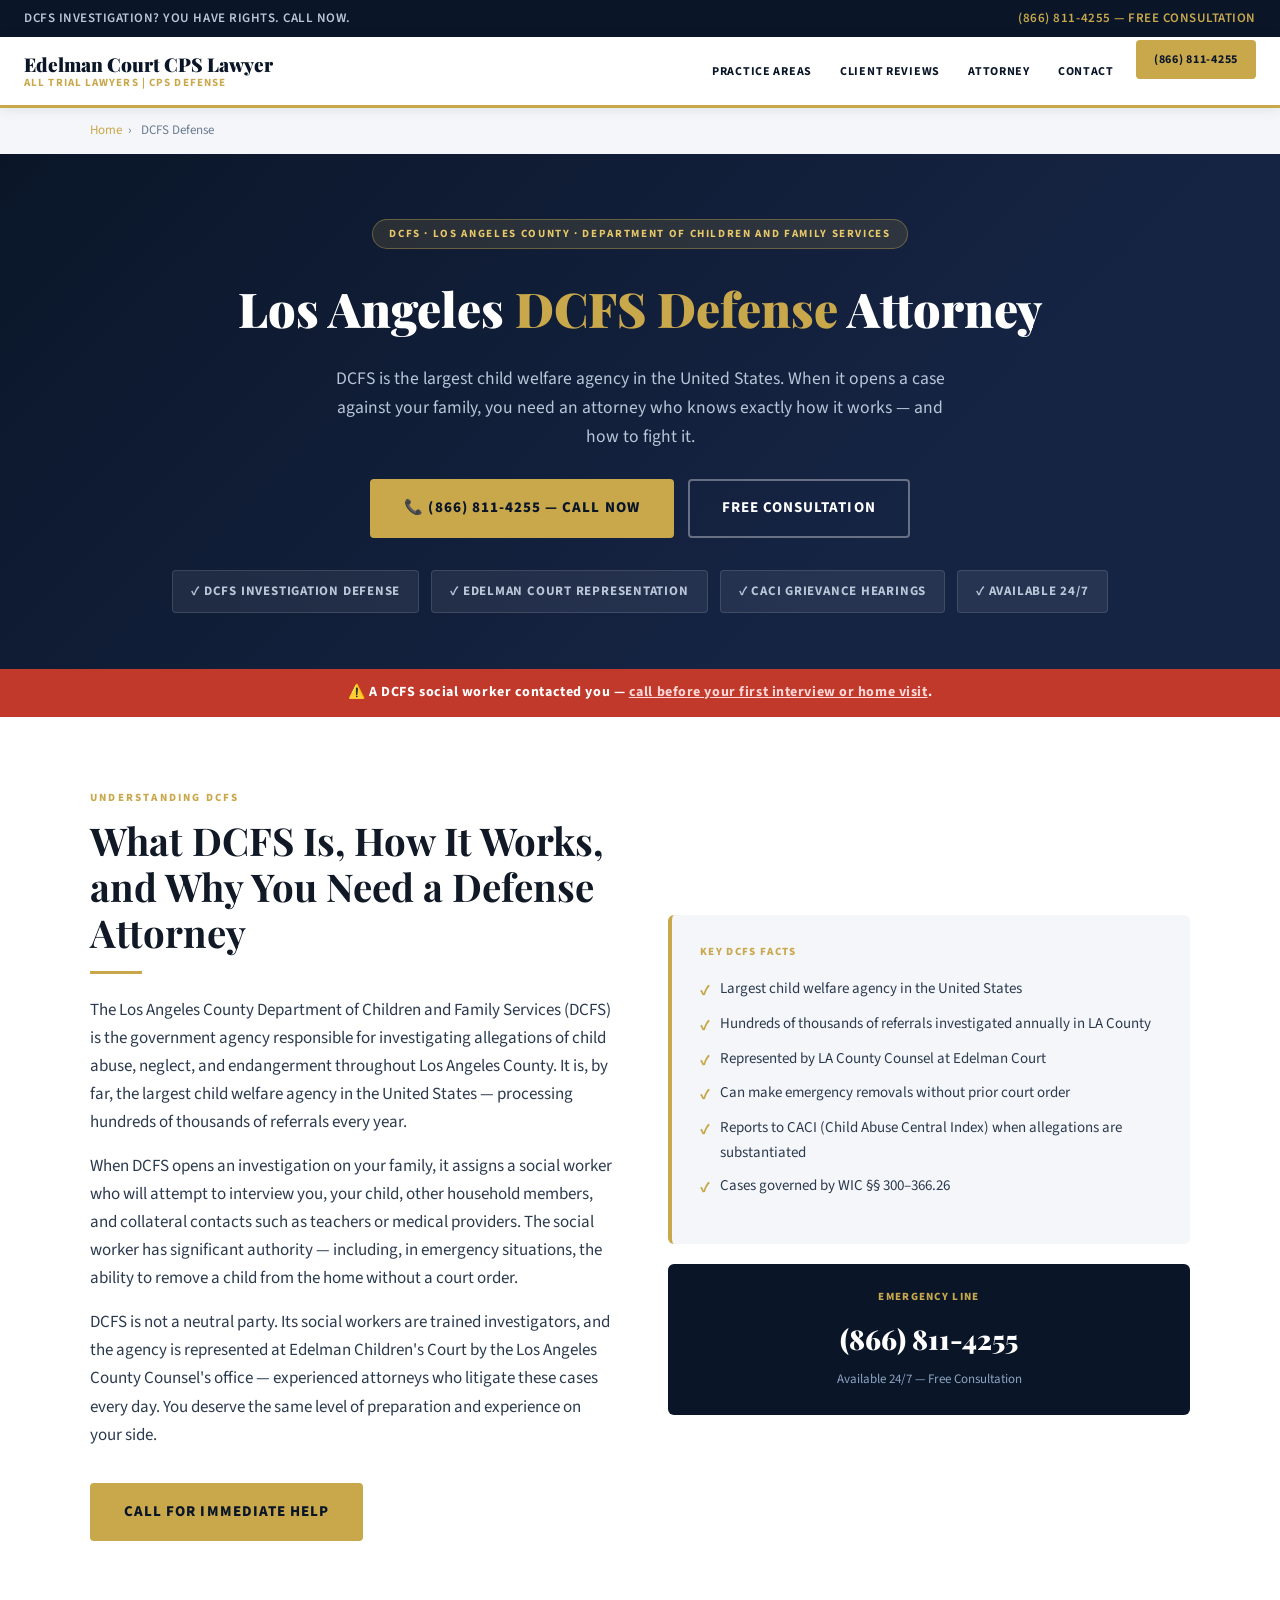
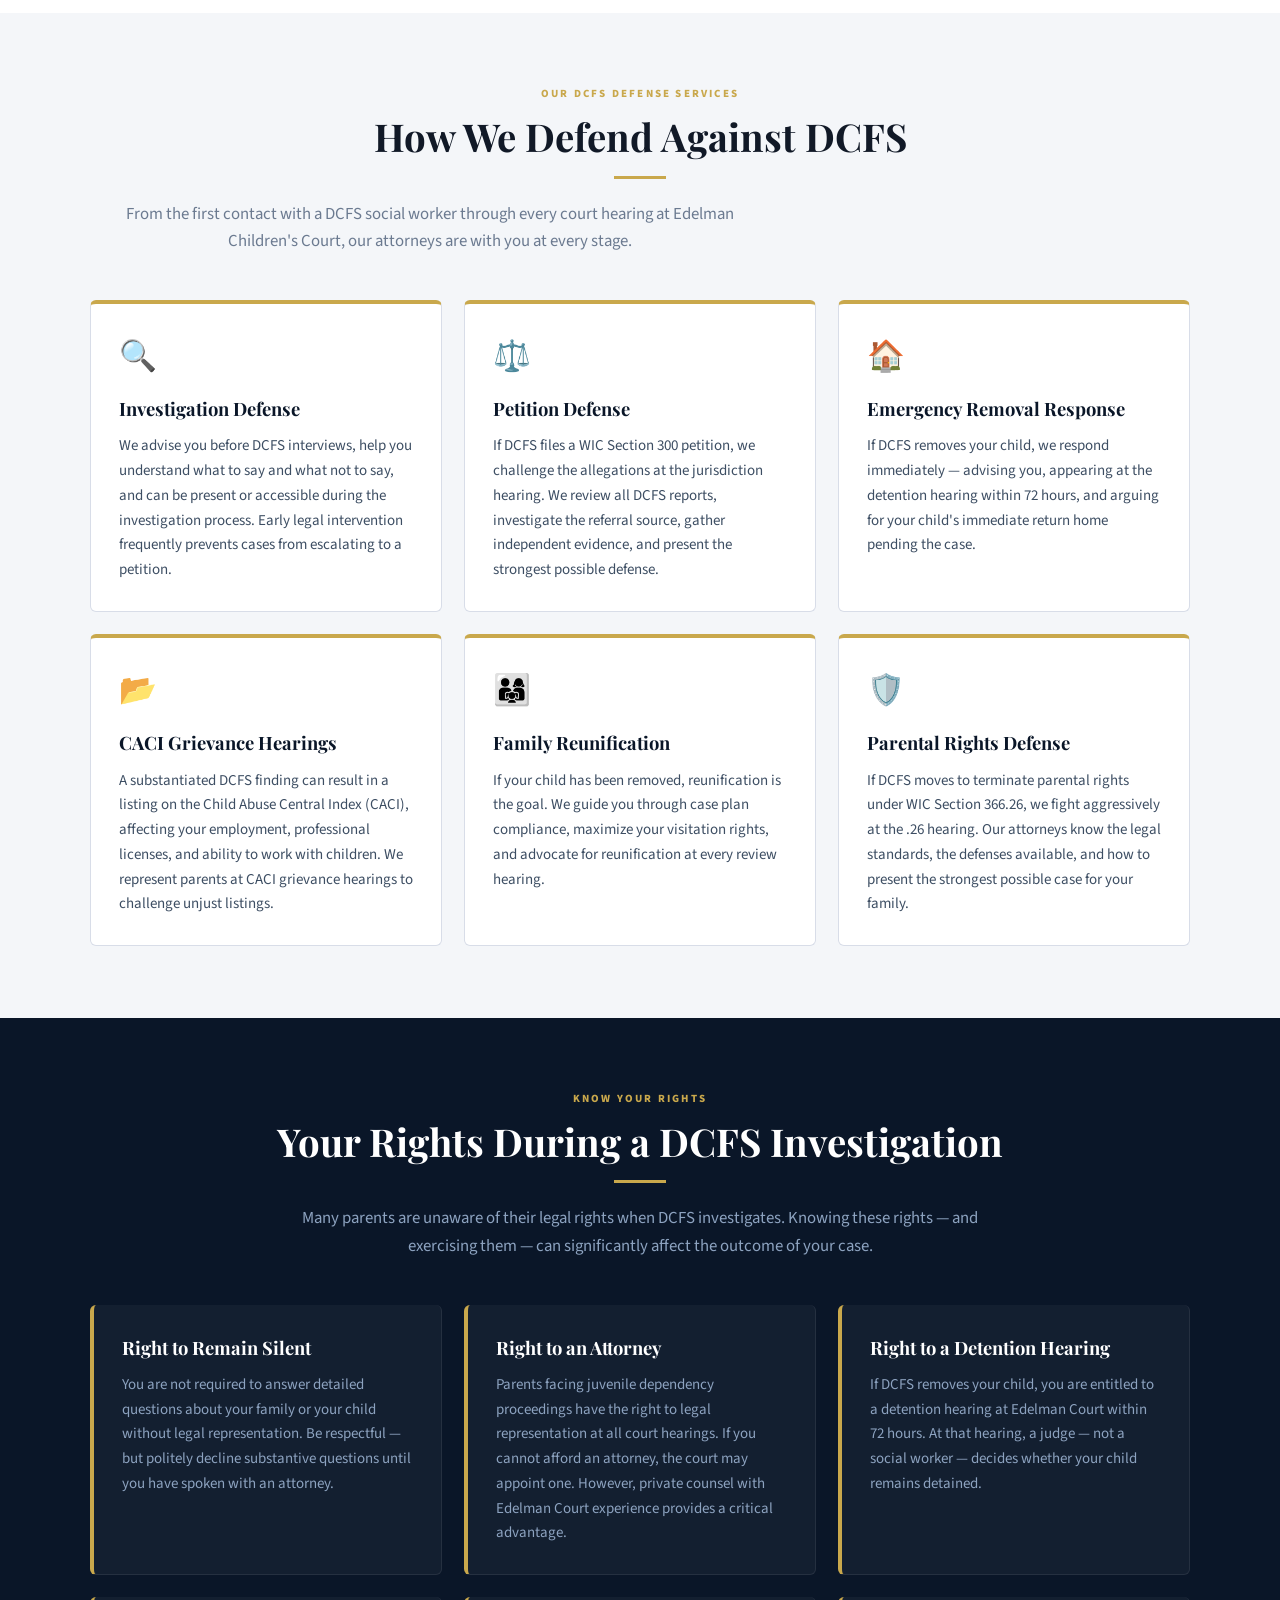
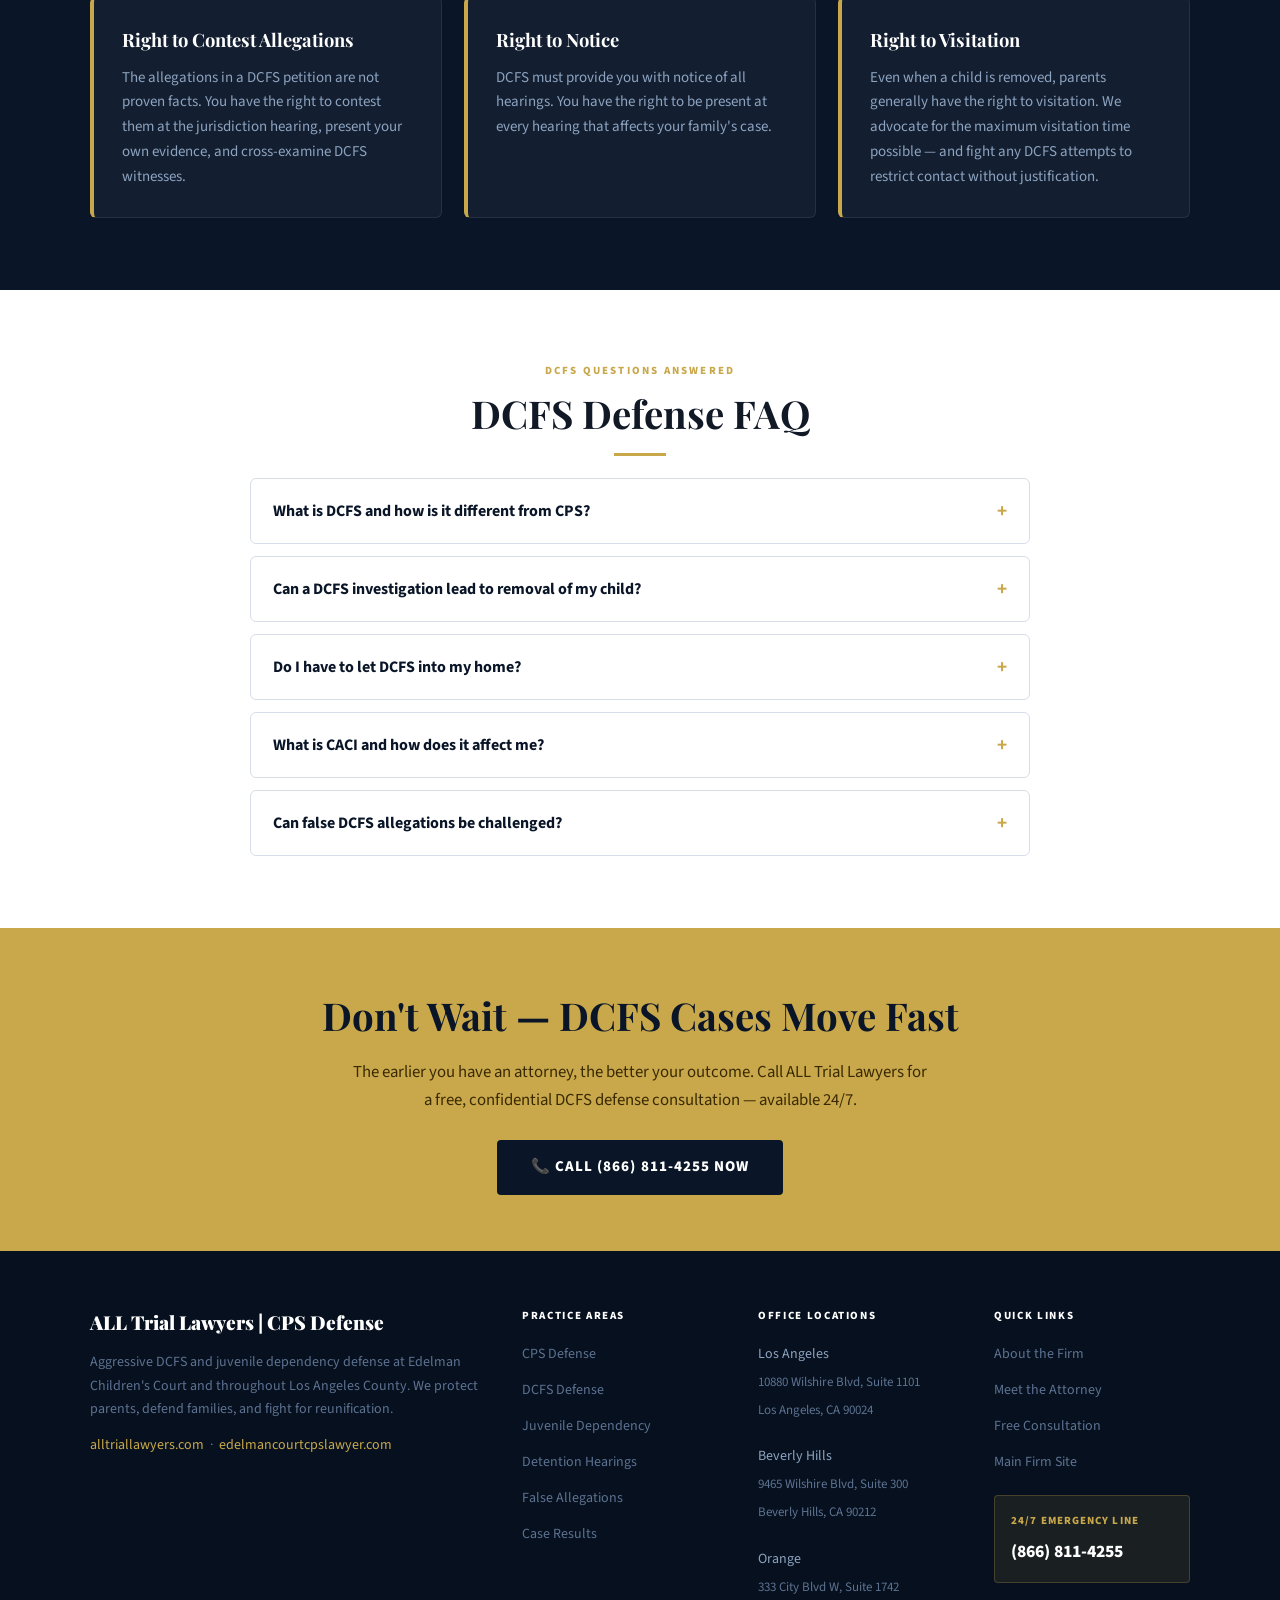
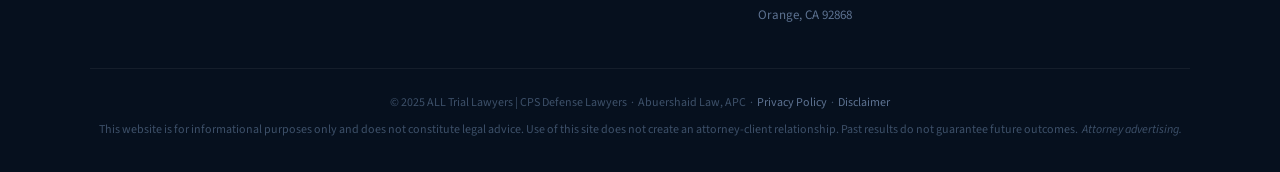
<file: mnt/user-data/outputs/edelman-site/dcfs-defense/index.html>
<!DOCTYPE html>
<html lang="en">
<head>
  <meta charset="UTF-8" />
  <meta name="viewport" content="width=device-width, initial-scale=1.0" />
  <title>DCFS Defense Attorney Los Angeles | Edelman Court CPS Lawyer</title>
  <meta name="description" content="Facing a DCFS investigation or petition in Los Angeles County? Our attorneys defend parents at Edelman Children's Court. Free consultation: (866) 811-4255." />
  <link rel="canonical" href="https://edelmancourtcpslawyer.com/dcfs-defense/" />
  <link rel="stylesheet" href="/style.css" />
  <script type="application/ld+json">
  {
    "@context": "https://schema.org",
    "@type": "FAQPage",
    "mainEntity": [
      {"@type":"Question","name":"What is DCFS in Los Angeles?","acceptedAnswer":{"@type":"Answer","text":"DCFS stands for the Department of Children and Family Services. It is Los Angeles County's child protective services agency — the largest in the United States. DCFS investigates allegations of child abuse, neglect, and endangerment, and files dependency petitions at Edelman Children's Court when it believes intervention is warranted."}},
      {"@type":"Question","name":"Can a DCFS investigation lead to removal of my child?","acceptedAnswer":{"@type":"Answer","text":"Yes. DCFS can make an emergency removal if a social worker determines there is immediate risk to the child's safety. However, DCFS must then seek judicial authorization quickly, and you are entitled to a detention hearing at Edelman Court within 72 hours. At that hearing, a judge reviews whether the removal was justified."}},
      {"@type":"Question","name":"Do I have to let DCFS into my home?","acceptedAnswer":{"@type":"Answer","text":"Generally, you do not have to allow DCFS into your home without a court order or warrant. However, the law on this is complex and the practical consequences of refusing entry can vary. Before taking any action, you should consult with an attorney immediately."}},
      {"@type":"Question","name":"What is a CACI listing and how does it affect me?","acceptedAnswer":{"@type":"Answer","text":"CACI stands for Child Abuse Central Index, a California state database of individuals with substantiated child abuse allegations. A CACI listing can affect employment, licensing, and foster care eligibility. Parents have the right to request a CACI grievance hearing to challenge a listing. An experienced attorney can represent you at this hearing."}}
    ]
  }
  </script>
</head>
<body>
<script src="/nav.js"></script>

<div class="breadcrumb">
  <div class="container">
    <a href="/index.html">Home</a><span>›</span> DCFS Defense
  </div>
</div>

<section class="page-hero">
  <div class="hero-badge">DCFS · Los Angeles County · Department of Children and Family Services</div>
  <h1>Los Angeles <em>DCFS Defense</em> Attorney</h1>
  <p>DCFS is the largest child welfare agency in the United States. When it opens a case against your family, you need an attorney who knows exactly how it works — and how to fight it.</p>
  <div class="hero-btns">
    <a href="tel:8668114255" class="btn-primary">📞 (866) 811-4255 — Call Now</a>
    <a href="/contact/index.html" class="btn-outline">Free Consultation</a>
  </div>
  <div class="trust-bar">
    <span class="trust-badge">✓ DCFS Investigation Defense</span>
    <span class="trust-badge">✓ Edelman Court Representation</span>
    <span class="trust-badge">✓ CACI Grievance Hearings</span>
    <span class="trust-badge">✓ Available 24/7</span>
  </div>
</section>

<div class="urgent">
  ⚠️ A DCFS social worker contacted you — <a href="tel:8668114255">call before your first interview or home visit</a>.
</div>

<!-- WHAT IS DCFS -->
<section class="section">
  <div class="container">
    <div class="intro-grid">
      <div class="intro-text">
        <div class="section-label">Understanding DCFS</div>
        <h2 class="section-title">What DCFS Is, How It Works, and Why You Need a Defense Attorney</h2>
        <div class="gold-line left"></div>
        <p>The Los Angeles County Department of Children and Family Services (DCFS) is the government agency responsible for investigating allegations of child abuse, neglect, and endangerment throughout Los Angeles County. It is, by far, the largest child welfare agency in the United States — processing hundreds of thousands of referrals every year.</p>
        <p>When DCFS opens an investigation on your family, it assigns a social worker who will attempt to interview you, your child, other household members, and collateral contacts such as teachers or medical providers. The social worker has significant authority — including, in emergency situations, the ability to remove a child from the home without a court order.</p>
        <p>DCFS is not a neutral party. Its social workers are trained investigators, and the agency is represented at Edelman Children's Court by the Los Angeles County Counsel's office — experienced attorneys who litigate these cases every day. You deserve the same level of preparation and experience on your side.</p>
        <a href="tel:8668114255" class="btn-primary" style="margin-top:18px;">Call for Immediate Help</a>
      </div>
      <div style="display:flex; flex-direction:column; gap:20px;">
        <div style="background:var(--light); padding:28px; border-radius:6px; border-left:4px solid var(--gold);">
          <div style="font-size:11px;font-weight:800;text-transform:uppercase;letter-spacing:.12em;color:var(--gold);margin-bottom:12px;">Key DCFS Facts</div>
          <ul class="credential-list">
            <li>Largest child welfare agency in the United States</li>
            <li>Hundreds of thousands of referrals investigated annually in LA County</li>
            <li>Represented by LA County Counsel at Edelman Court</li>
            <li>Can make emergency removals without prior court order</li>
            <li>Reports to CACI (Child Abuse Central Index) when allegations are substantiated</li>
            <li>Cases governed by WIC §§ 300–366.26</li>
          </ul>
        </div>
        <div style="background:var(--navy); padding:24px; border-radius:6px; text-align:center;">
          <div style="color:var(--gold); font-size:11px; font-weight:800; text-transform:uppercase; letter-spacing:.12em; margin-bottom:10px;">Emergency Line</div>
          <a href="tel:8668114255" style="color:#fff; font-family:var(--serif); font-size:1.7rem; font-weight:900;">(866) 811-4255</a>
          <div style="color:#8da3c0; font-size:13px; margin-top:8px;">Available 24/7 — Free Consultation</div>
        </div>
      </div>
    </div>
  </div>
</section>

<!-- DCFS DEFENSE SERVICES -->
<section class="section section-light">
  <div class="container">
    <div class="text-center">
      <div class="section-label">Our DCFS Defense Services</div>
      <h2 class="section-title">How We Defend Against DCFS</h2>
      <div class="gold-line"></div>
      <p class="section-intro">From the first contact with a DCFS social worker through every court hearing at Edelman Children's Court, our attorneys are with you at every stage.</p>
    </div>
    <div class="cards-grid">
      <div class="card">
        <div class="card-icon">🔍</div>
        <h3>Investigation Defense</h3>
        <p>We advise you before DCFS interviews, help you understand what to say and what not to say, and can be present or accessible during the investigation process. Early legal intervention frequently prevents cases from escalating to a petition.</p>
      </div>
      <div class="card">
        <div class="card-icon">⚖️</div>
        <h3>Petition Defense</h3>
        <p>If DCFS files a WIC Section 300 petition, we challenge the allegations at the jurisdiction hearing. We review all DCFS reports, investigate the referral source, gather independent evidence, and present the strongest possible defense.</p>
      </div>
      <div class="card">
        <div class="card-icon">🏠</div>
        <h3>Emergency Removal Response</h3>
        <p>If DCFS removes your child, we respond immediately — advising you, appearing at the detention hearing within 72 hours, and arguing for your child's immediate return home pending the case.</p>
      </div>
      <div class="card">
        <div class="card-icon">📂</div>
        <h3>CACI Grievance Hearings</h3>
        <p>A substantiated DCFS finding can result in a listing on the Child Abuse Central Index (CACI), affecting your employment, professional licenses, and ability to work with children. We represent parents at CACI grievance hearings to challenge unjust listings.</p>
      </div>
      <div class="card">
        <div class="card-icon">👨‍👩‍👧</div>
        <h3>Family Reunification</h3>
        <p>If your child has been removed, reunification is the goal. We guide you through case plan compliance, maximize your visitation rights, and advocate for reunification at every review hearing.</p>
      </div>
      <div class="card">
        <div class="card-icon">🛡️</div>
        <h3>Parental Rights Defense</h3>
        <p>If DCFS moves to terminate parental rights under WIC Section 366.26, we fight aggressively at the .26 hearing. Our attorneys know the legal standards, the defenses available, and how to present the strongest possible case for your family.</p>
      </div>
    </div>
  </div>
</section>

<!-- RIGHTS -->
<section class="section section-dark">
  <div class="container">
    <div class="text-center">
      <div class="section-label" style="color:var(--gold)">Know Your Rights</div>
      <h2 class="section-title">Your Rights During a DCFS Investigation</h2>
      <div class="gold-line"></div>
      <p class="section-intro" style="margin-left:auto;margin-right:auto;">Many parents are unaware of their legal rights when DCFS investigates. Knowing these rights — and exercising them — can significantly affect the outcome of your case.</p>
    </div>
    <div class="cards-grid">
      <div class="card card-dark">
        <h3>Right to Remain Silent</h3>
        <p>You are not required to answer detailed questions about your family or your child without legal representation. Be respectful — but politely decline substantive questions until you have spoken with an attorney.</p>
      </div>
      <div class="card card-dark">
        <h3>Right to an Attorney</h3>
        <p>Parents facing juvenile dependency proceedings have the right to legal representation at all court hearings. If you cannot afford an attorney, the court may appoint one. However, private counsel with Edelman Court experience provides a critical advantage.</p>
      </div>
      <div class="card card-dark">
        <h3>Right to a Detention Hearing</h3>
        <p>If DCFS removes your child, you are entitled to a detention hearing at Edelman Court within 72 hours. At that hearing, a judge — not a social worker — decides whether your child remains detained.</p>
      </div>
      <div class="card card-dark">
        <h3>Right to Contest Allegations</h3>
        <p>The allegations in a DCFS petition are not proven facts. You have the right to contest them at the jurisdiction hearing, present your own evidence, and cross-examine DCFS witnesses.</p>
      </div>
      <div class="card card-dark">
        <h3>Right to Notice</h3>
        <p>DCFS must provide you with notice of all hearings. You have the right to be present at every hearing that affects your family's case.</p>
      </div>
      <div class="card card-dark">
        <h3>Right to Visitation</h3>
        <p>Even when a child is removed, parents generally have the right to visitation. We advocate for the maximum visitation time possible — and fight any DCFS attempts to restrict contact without justification.</p>
      </div>
    </div>
  </div>
</section>

<!-- FAQ -->
<section class="section">
  <div class="container-sm">
    <div class="text-center">
      <div class="section-label">DCFS Questions Answered</div>
      <h2 class="section-title">DCFS Defense FAQ</h2>
      <div class="gold-line"></div>
    </div>
    <ul class="faq-list">
      <li class="faq-item">
        <button class="faq-q">What is DCFS and how is it different from CPS? <span class="icon">+</span></button>
        <div class="faq-a"><p>DCFS — the Department of Children and Family Services — is the specific name for Los Angeles County's child protective services agency. "CPS" is a generic term used nationally. In LA County, when people refer to CPS, they mean DCFS. DCFS is the largest child welfare agency in the U.S., operating out of dozens of offices across LA County and handling dependency cases at Edelman Children's Court.</p></div>
      </li>
      <li class="faq-item">
        <button class="faq-q">Can a DCFS investigation lead to removal of my child? <span class="icon">+</span></button>
        <div class="faq-a"><p>Yes. If a DCFS social worker determines there is immediate risk to your child's safety, they can make an emergency removal without a prior court order. However, DCFS must then seek judicial authorization quickly, and you are entitled to a detention hearing at Edelman Court within 72 hours where a judge reviews whether the removal was justified. This is why having an attorney immediately after any DCFS contact is so important.</p></div>
      </li>
      <li class="faq-item">
        <button class="faq-q">Do I have to let DCFS into my home? <span class="icon">+</span></button>
        <div class="faq-a"><p>The law here is nuanced. Generally, you can decline to allow entry without a court order or warrant. However, refusing entry can escalate the situation and, in certain circumstances, DCFS may seek an emergency protective order. The practical consequences of refusal depend heavily on the specific facts of your case. We strongly recommend calling an attorney before making any decision about DCFS access to your home.</p></div>
      </li>
      <li class="faq-item">
        <button class="faq-q">What is CACI and how does it affect me? <span class="icon">+</span></button>
        <div class="faq-a"><p>CACI — the Child Abuse Central Index — is a California state database of individuals with substantiated child abuse or neglect findings. Being listed on CACI can affect your ability to work with children, obtain certain professional licenses, become a foster or adoptive parent, and pass employment background checks. You have the right to request a CACI grievance hearing to challenge a listing. We represent parents at these hearings.</p></div>
      </li>
      <li class="faq-item">
        <button class="faq-q">Can false DCFS allegations be challenged? <span class="icon">+</span></button>
        <div class="faq-a"><p>Yes — and challenging false or exaggerated allegations is one of the most important things we do. In LA County, DCFS referrals frequently arise from custody disputes, personal conflicts, mandated reporter errors, and misinterpreted cultural or medical circumstances. We investigate the source and basis of the referral, gather counter-evidence, and build a direct challenge to the petition at the jurisdiction hearing.</p></div>
      </li>
    </ul>
  </div>
</section>

<section class="cta-band">
  <h2>Don't Wait — DCFS Cases Move Fast</h2>
  <p>The earlier you have an attorney, the better your outcome. Call ALL Trial Lawyers for a free, confidential DCFS defense consultation — available 24/7.</p>
  <a href="tel:8668114255" class="btn-dark">📞 Call (866) 811-4255 Now</a>
</section>

</body>
</html>
</file>
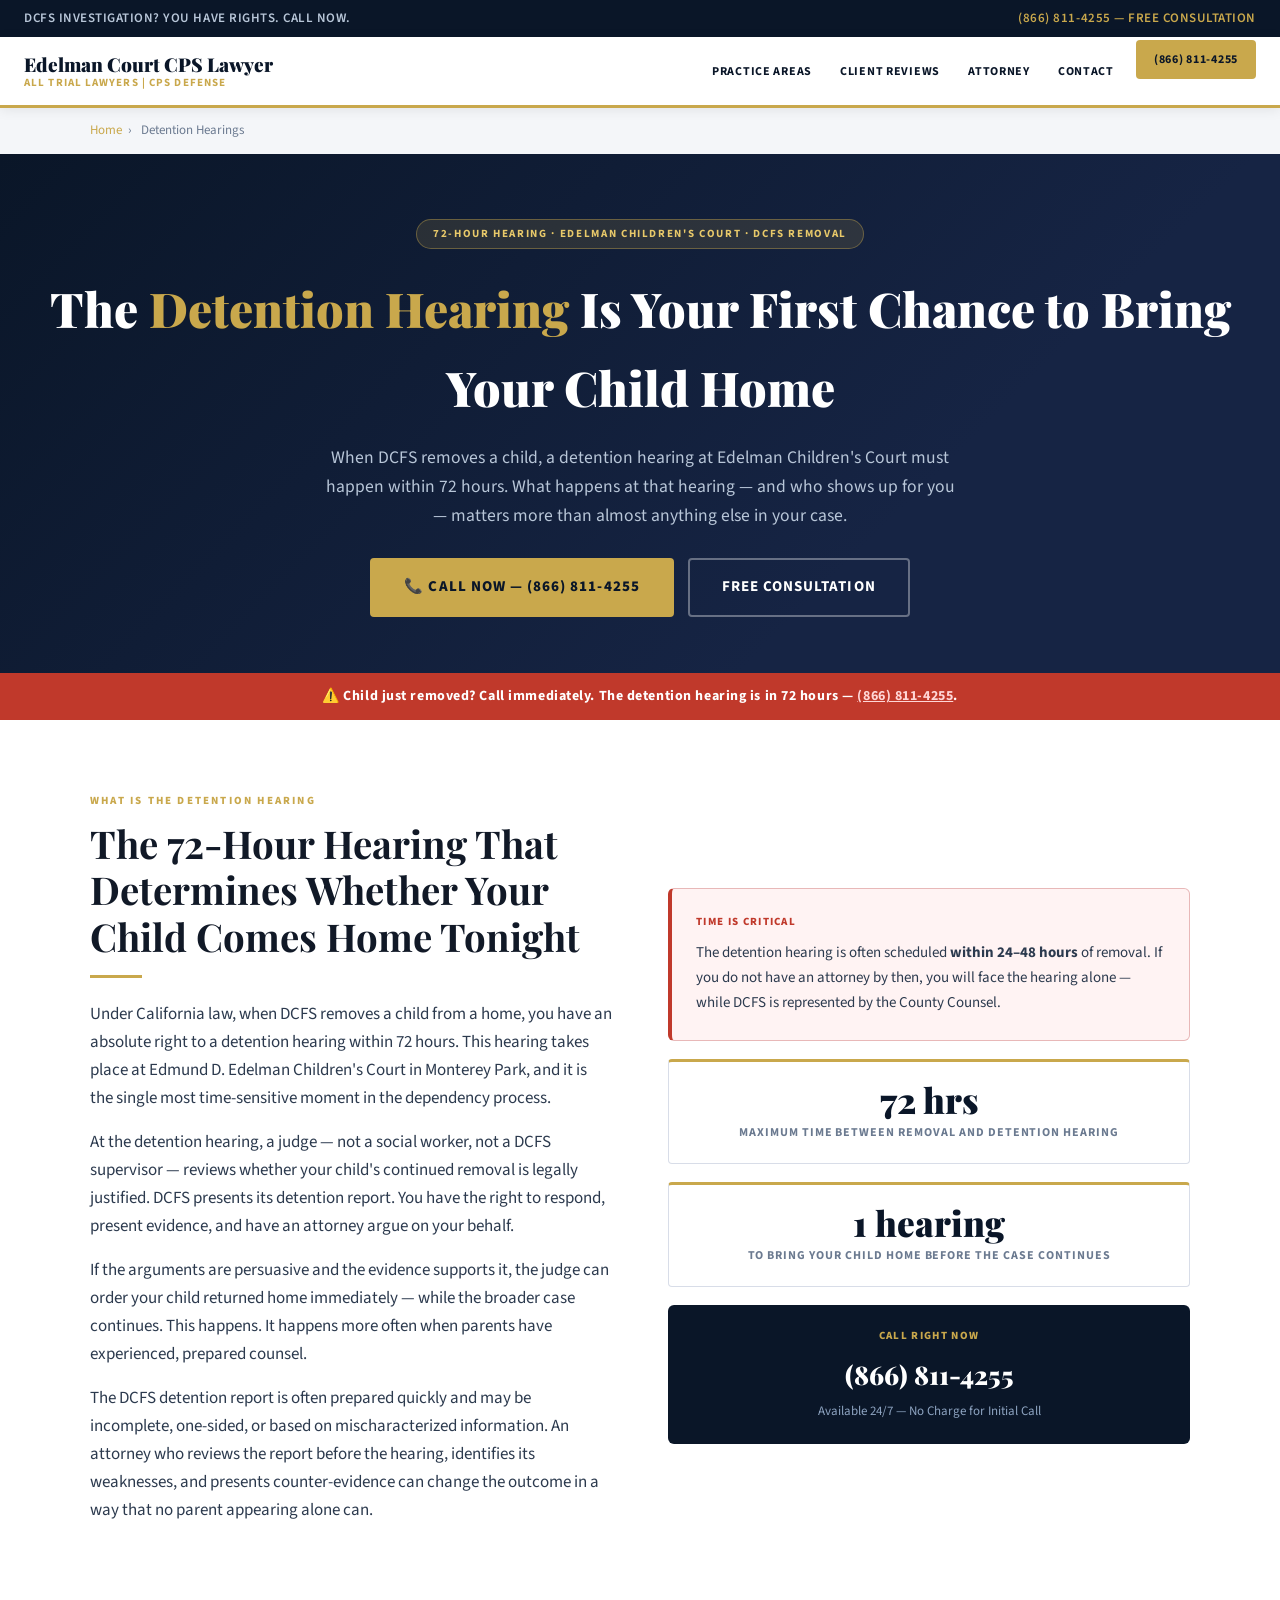
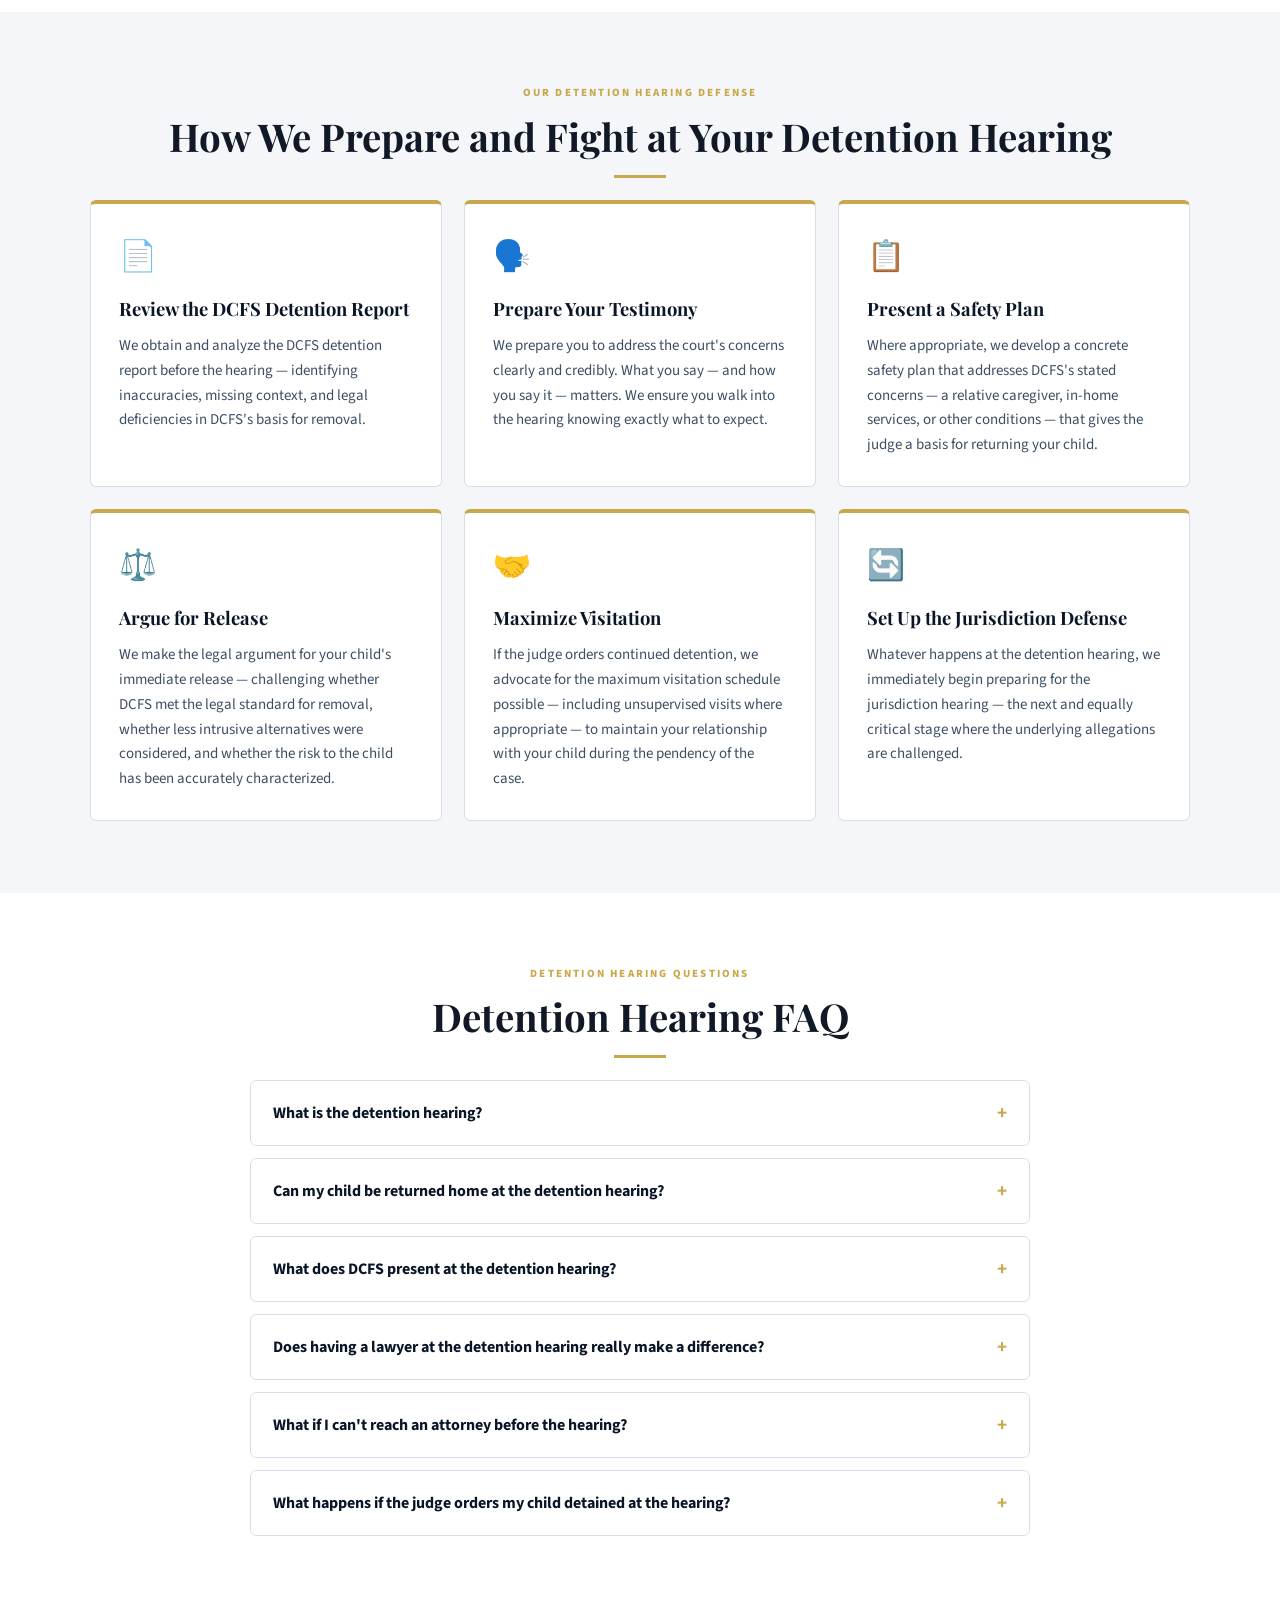
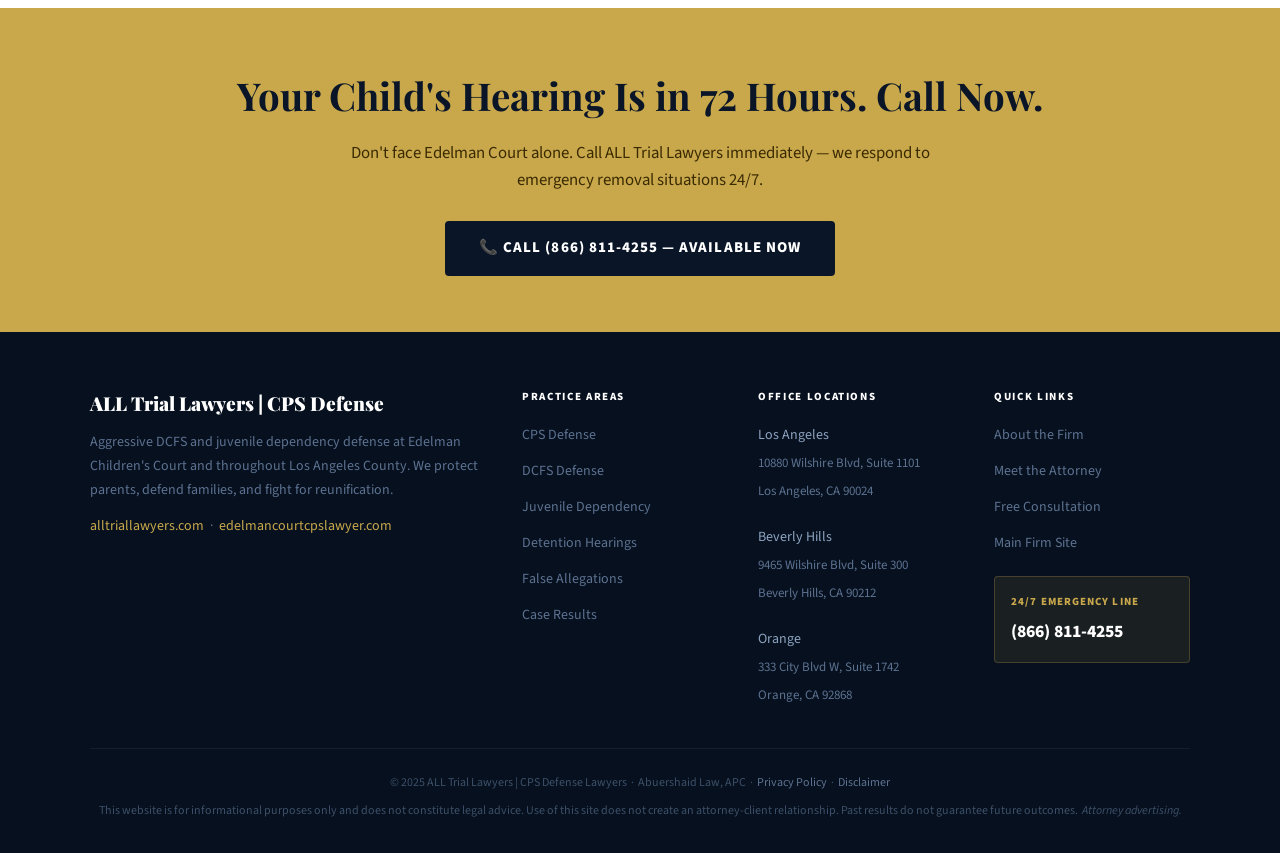
<file: mnt/user-data/outputs/edelman-site/detention-hearing-attorney/index.html>
<!DOCTYPE html>
<html lang="en">
<head>
  <meta charset="UTF-8" />
  <meta name="viewport" content="width=device-width, initial-scale=1.0" />
  <title>Detention Hearing Attorney Los Angeles | Edelman Court CPS Lawyer</title>
  <meta name="description" content="Your child's detention hearing at Edelman Children's Court happens within 72 hours. Don't go alone. ALL Trial Lawyers defends parents at detention hearings — (866) 811-4255." />
  <link rel="canonical" href="https://edelmancourtcpslawyer.com/detention-hearing-attorney/" />
  <link rel="stylesheet" href="/style.css" />
  <script type="application/ld+json">
  {
    "@context": "https://schema.org",
    "@type": "FAQPage",
    "mainEntity": [
      {"@type":"Question","name":"What is a CPS detention hearing?","acceptedAnswer":{"@type":"Answer","text":"A detention hearing is the first court hearing after a child is removed from the home by DCFS. In Los Angeles County, it must be held within 72 hours of removal at Edelman Children's Court. The judge decides whether the child will remain in foster care (detained) or return home while the case proceeds. This is often the most critical hearing in the entire dependency case."}},
      {"@type":"Question","name":"Can a child be returned home at the detention hearing?","acceptedAnswer":{"@type":"Answer","text":"Yes. The detention hearing is specifically designed to determine whether continued removal is necessary. If an attorney can present evidence that the child is not at risk, that safety measures are in place, or that DCFS's concerns are unfounded or exaggerated, the judge can order the child released to the parent immediately."}},
      {"@type":"Question","name":"What evidence does DCFS present at the detention hearing?","acceptedAnswer":{"@type":"Answer","text":"DCFS presents a detention report to the court that outlines the allegations, the basis for removal, and its recommendation for whether the child should remain detained. The report often contains the social worker's observations, statements from witnesses, and supporting documentation. An attorney can challenge the accuracy and completeness of this report."}},
      {"@type":"Question","name":"Can I bring witnesses or evidence to the detention hearing?","acceptedAnswer":{"@type":"Answer","text":"Yes. While detention hearings are relatively brief, an attorney can present evidence, make legal arguments, and advocate strongly for your child's return. Preparation matters enormously at this stage — which is why contacting an attorney immediately after removal is so critical."}},
      {"@type":"Question","name":"What happens if the judge orders the child detained?","acceptedAnswer":{"@type":"Answer","text":"If the judge orders your child detained after the detention hearing, the case proceeds to the jurisdiction hearing, typically within 15 to 30 days. During this time, parents are generally entitled to visitation, which we advocate to maximize. The jurisdiction hearing is the next critical opportunity to challenge DCFS's allegations."}},
      {"@type":"Question","name":"What is a safety plan in a DCFS detention case?","acceptedAnswer":{"@type":"Answer","text":"A safety plan is an alternative to formal removal in which the parent agrees to certain conditions — such as a family member supervising the child, removing an alleged abuser from the home, or participating in services — that DCFS believes address the immediate safety concerns. Negotiating a safety plan through an attorney can sometimes prevent removal or secure a child's return at the detention hearing."}},
      {"@type":"Question","name":"Does having a lawyer at the detention hearing really make a difference?","acceptedAnswer":{"@type":"Answer","text":"Yes — significantly. Judges at Edelman Children's Court see hundreds of detention hearings. An experienced attorney who appears regularly at this courthouse knows how to present your case effectively, what evidence matters to the judicial officers there, and how to argue for your child's immediate release in a way that resonates with the court. Parents who appear without counsel at this stage are at a serious disadvantage."}}
    ]
  }
  </script>
</head>
<body>
<script src="/nav.js"></script>

<div class="breadcrumb">
  <div class="container">
    <a href="/index.html">Home</a><span>›</span> Detention Hearings
  </div>
</div>

<section class="page-hero">
  <div class="hero-badge">72-Hour Hearing · Edelman Children's Court · DCFS Removal</div>
  <h1>The <em>Detention Hearing</em> Is Your First Chance to Bring Your Child Home</h1>
  <p>When DCFS removes a child, a detention hearing at Edelman Children's Court must happen within 72 hours. What happens at that hearing — and who shows up for you — matters more than almost anything else in your case.</p>
  <div class="hero-btns">
    <a href="tel:8668114255" class="btn-primary">📞 Call Now — (866) 811-4255</a>
    <a href="/contact/index.html" class="btn-outline">Free Consultation</a>
  </div>
</section>

<div class="urgent">
  ⚠️ <strong>Child just removed?</strong> Call immediately. The detention hearing is in 72 hours — <a href="tel:8668114255">(866) 811-4255</a>.
</div>

<!-- MAIN CONTENT -->
<section class="section">
  <div class="container">
    <div class="intro-grid">
      <div class="intro-text">
        <div class="section-label">What Is the Detention Hearing</div>
        <h2 class="section-title">The 72-Hour Hearing That Determines Whether Your Child Comes Home Tonight</h2>
        <div class="gold-line left"></div>
        <p>Under California law, when DCFS removes a child from a home, you have an absolute right to a detention hearing within 72 hours. This hearing takes place at Edmund D. Edelman Children's Court in Monterey Park, and it is the single most time-sensitive moment in the dependency process.</p>
        <p>At the detention hearing, a judge — not a social worker, not a DCFS supervisor — reviews whether your child's continued removal is legally justified. DCFS presents its detention report. You have the right to respond, present evidence, and have an attorney argue on your behalf.</p>
        <p>If the arguments are persuasive and the evidence supports it, the judge can order your child returned home immediately — while the broader case continues. This happens. It happens more often when parents have experienced, prepared counsel.</p>
        <p>The DCFS detention report is often prepared quickly and may be incomplete, one-sided, or based on mischaracterized information. An attorney who reviews the report before the hearing, identifies its weaknesses, and presents counter-evidence can change the outcome in a way that no parent appearing alone can.</p>
      </div>
      <div style="display:flex;flex-direction:column;gap:18px;">
        <div style="background:#fff3f3;border:1px solid #e8b8b8;border-left:4px solid #c0392b;padding:24px;border-radius:6px;">
          <div style="font-size:11px;font-weight:800;text-transform:uppercase;letter-spacing:.12em;color:#c0392b;margin-bottom:10px;">Time Is Critical</div>
          <p style="font-size:15px;color:#2c3a4e;margin:0;">The detention hearing is often scheduled <strong>within 24–48 hours</strong> of removal. If you do not have an attorney by then, you will face the hearing alone — while DCFS is represented by the County Counsel.</p>
        </div>
        <div class="stat-card"><div class="num">72 hrs</div><div class="lbl">Maximum time between removal and detention hearing</div></div>
        <div class="stat-card"><div class="num">1 hearing</div><div class="lbl">To bring your child home before the case continues</div></div>
        <div style="background:var(--navy);padding:22px;border-radius:6px;text-align:center;">
          <div style="color:var(--gold);font-size:11px;font-weight:800;text-transform:uppercase;letter-spacing:.12em;margin-bottom:8px;">Call Right Now</div>
          <a href="tel:8668114255" style="color:#fff;font-family:var(--serif);font-size:1.6rem;font-weight:900;">(866) 811-4255</a>
          <div style="color:#8da3c0;font-size:13px;margin-top:6px;">Available 24/7 — No Charge for Initial Call</div>
        </div>
      </div>
    </div>
  </div>
</section>

<!-- WHAT WE DO -->
<section class="section section-light">
  <div class="container">
    <div class="text-center">
      <div class="section-label">Our Detention Hearing Defense</div>
      <h2 class="section-title">How We Prepare and Fight at Your Detention Hearing</h2>
      <div class="gold-line"></div>
    </div>
    <div class="cards-grid">
      <div class="card">
        <div class="card-icon">📄</div>
        <h3>Review the DCFS Detention Report</h3>
        <p>We obtain and analyze the DCFS detention report before the hearing — identifying inaccuracies, missing context, and legal deficiencies in DCFS's basis for removal.</p>
      </div>
      <div class="card">
        <div class="card-icon">🗣️</div>
        <h3>Prepare Your Testimony</h3>
        <p>We prepare you to address the court's concerns clearly and credibly. What you say — and how you say it — matters. We ensure you walk into the hearing knowing exactly what to expect.</p>
      </div>
      <div class="card">
        <div class="card-icon">📋</div>
        <h3>Present a Safety Plan</h3>
        <p>Where appropriate, we develop a concrete safety plan that addresses DCFS's stated concerns — a relative caregiver, in-home services, or other conditions — that gives the judge a basis for returning your child.</p>
      </div>
      <div class="card">
        <div class="card-icon">⚖️</div>
        <h3>Argue for Release</h3>
        <p>We make the legal argument for your child's immediate release — challenging whether DCFS met the legal standard for removal, whether less intrusive alternatives were considered, and whether the risk to the child has been accurately characterized.</p>
      </div>
      <div class="card">
        <div class="card-icon">🤝</div>
        <h3>Maximize Visitation</h3>
        <p>If the judge orders continued detention, we advocate for the maximum visitation schedule possible — including unsupervised visits where appropriate — to maintain your relationship with your child during the pendency of the case.</p>
      </div>
      <div class="card">
        <div class="card-icon">🔄</div>
        <h3>Set Up the Jurisdiction Defense</h3>
        <p>Whatever happens at the detention hearing, we immediately begin preparing for the jurisdiction hearing — the next and equally critical stage where the underlying allegations are challenged.</p>
      </div>
    </div>
  </div>
</section>

<!-- FAQ -->
<section class="section">
  <div class="container-sm">
    <div class="text-center">
      <div class="section-label">Detention Hearing Questions</div>
      <h2 class="section-title">Detention Hearing FAQ</h2>
      <div class="gold-line"></div>
    </div>
    <ul class="faq-list">
      <li class="faq-item">
        <button class="faq-q">What is the detention hearing? <span class="icon">+</span></button>
        <div class="faq-a"><p>The detention hearing is the first court appearance after DCFS removes a child from the home. It must be held within 72 hours of removal at Edelman Children's Court in LA County. The judge decides whether the child will remain in foster care or be returned home while the dependency case continues. It is one of the most important hearings in the entire case.</p></div>
      </li>
      <li class="faq-item">
        <button class="faq-q">Can my child be returned home at the detention hearing? <span class="icon">+</span></button>
        <div class="faq-a"><p>Yes — and this is exactly what we argue for. If we can demonstrate that the child is not at imminent risk, that safety measures are in place, or that DCFS's concerns were based on inaccurate information, the judge can order the child released to you immediately. This happens. Having an experienced attorney who appears regularly at Edelman Court significantly improves the likelihood of this outcome.</p></div>
      </li>
      <li class="faq-item">
        <button class="faq-q">What does DCFS present at the detention hearing? <span class="icon">+</span></button>
        <div class="faq-a"><p>DCFS provides the court with a detention report — a document prepared by the social worker summarizing the allegations, the investigation, the basis for removal, and the recommendation for whether the child should stay detained. These reports are often written quickly and may contain errors, missing context, or characterizations that do not accurately reflect the situation. We review and challenge this report before the hearing.</p></div>
      </li>
      <li class="faq-item">
        <button class="faq-q">Does having a lawyer at the detention hearing really make a difference? <span class="icon">+</span></button>
        <div class="faq-a"><p>It makes an enormous difference. Judicial officers at Edelman Court see hundreds of detention hearings. An experienced attorney who appears regularly there knows what arguments resonate, how to present a safety plan effectively, and what evidence matters to the court. Parents who appear alone at detention hearings are at a serious, concrete disadvantage — while DCFS is represented by the County Counsel's office every single time.</p></div>
      </li>
      <li class="faq-item">
        <button class="faq-q">What if I can't reach an attorney before the hearing? <span class="icon">+</span></button>
        <div class="faq-a"><p>Call us immediately — (866) 811-4255. We are available 24/7 and can respond to emergency situations on short notice. If a detention hearing is scheduled within hours, tell us immediately when you call. We will tell you exactly what to do and, where possible, arrange representation as quickly as possible.</p></div>
      </li>
      <li class="faq-item">
        <button class="faq-q">What happens if the judge orders my child detained at the hearing? <span class="icon">+</span></button>
        <div class="faq-a"><p>If the judge orders continued detention, the case proceeds to the jurisdiction hearing — typically within 15 to 30 days. We immediately begin preparing that defense. We also advocate for the maximum possible visitation schedule so you maintain your relationship with your child throughout the case. The detention hearing is not the end — it is the beginning, and we fight at every stage that follows.</p></div>
      </li>
    </ul>
  </div>
</section>

<section class="cta-band">
  <h2>Your Child's Hearing Is in 72 Hours. Call Now.</h2>
  <p>Don't face Edelman Court alone. Call ALL Trial Lawyers immediately — we respond to emergency removal situations 24/7.</p>
  <a href="tel:8668114255" class="btn-dark">📞 Call (866) 811-4255 — Available Now</a>
</section>

</body>
</html>
</file>
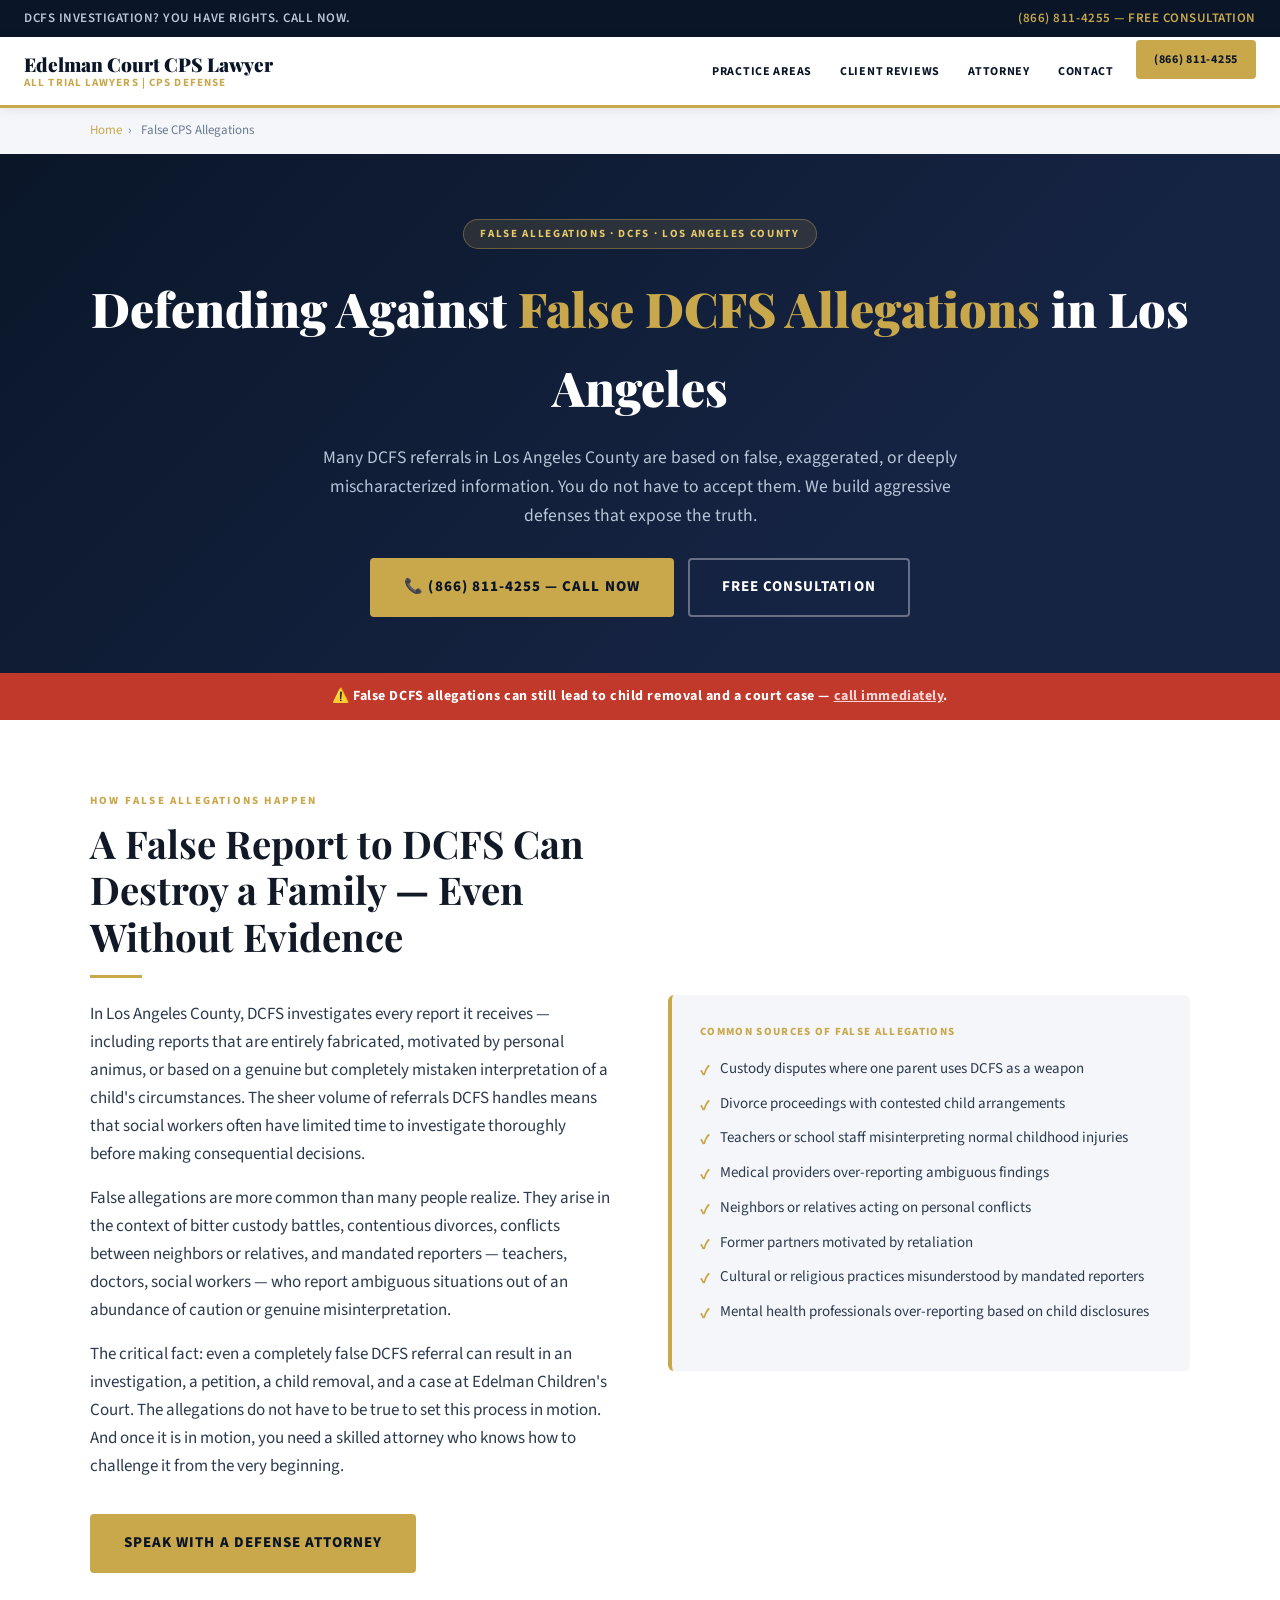
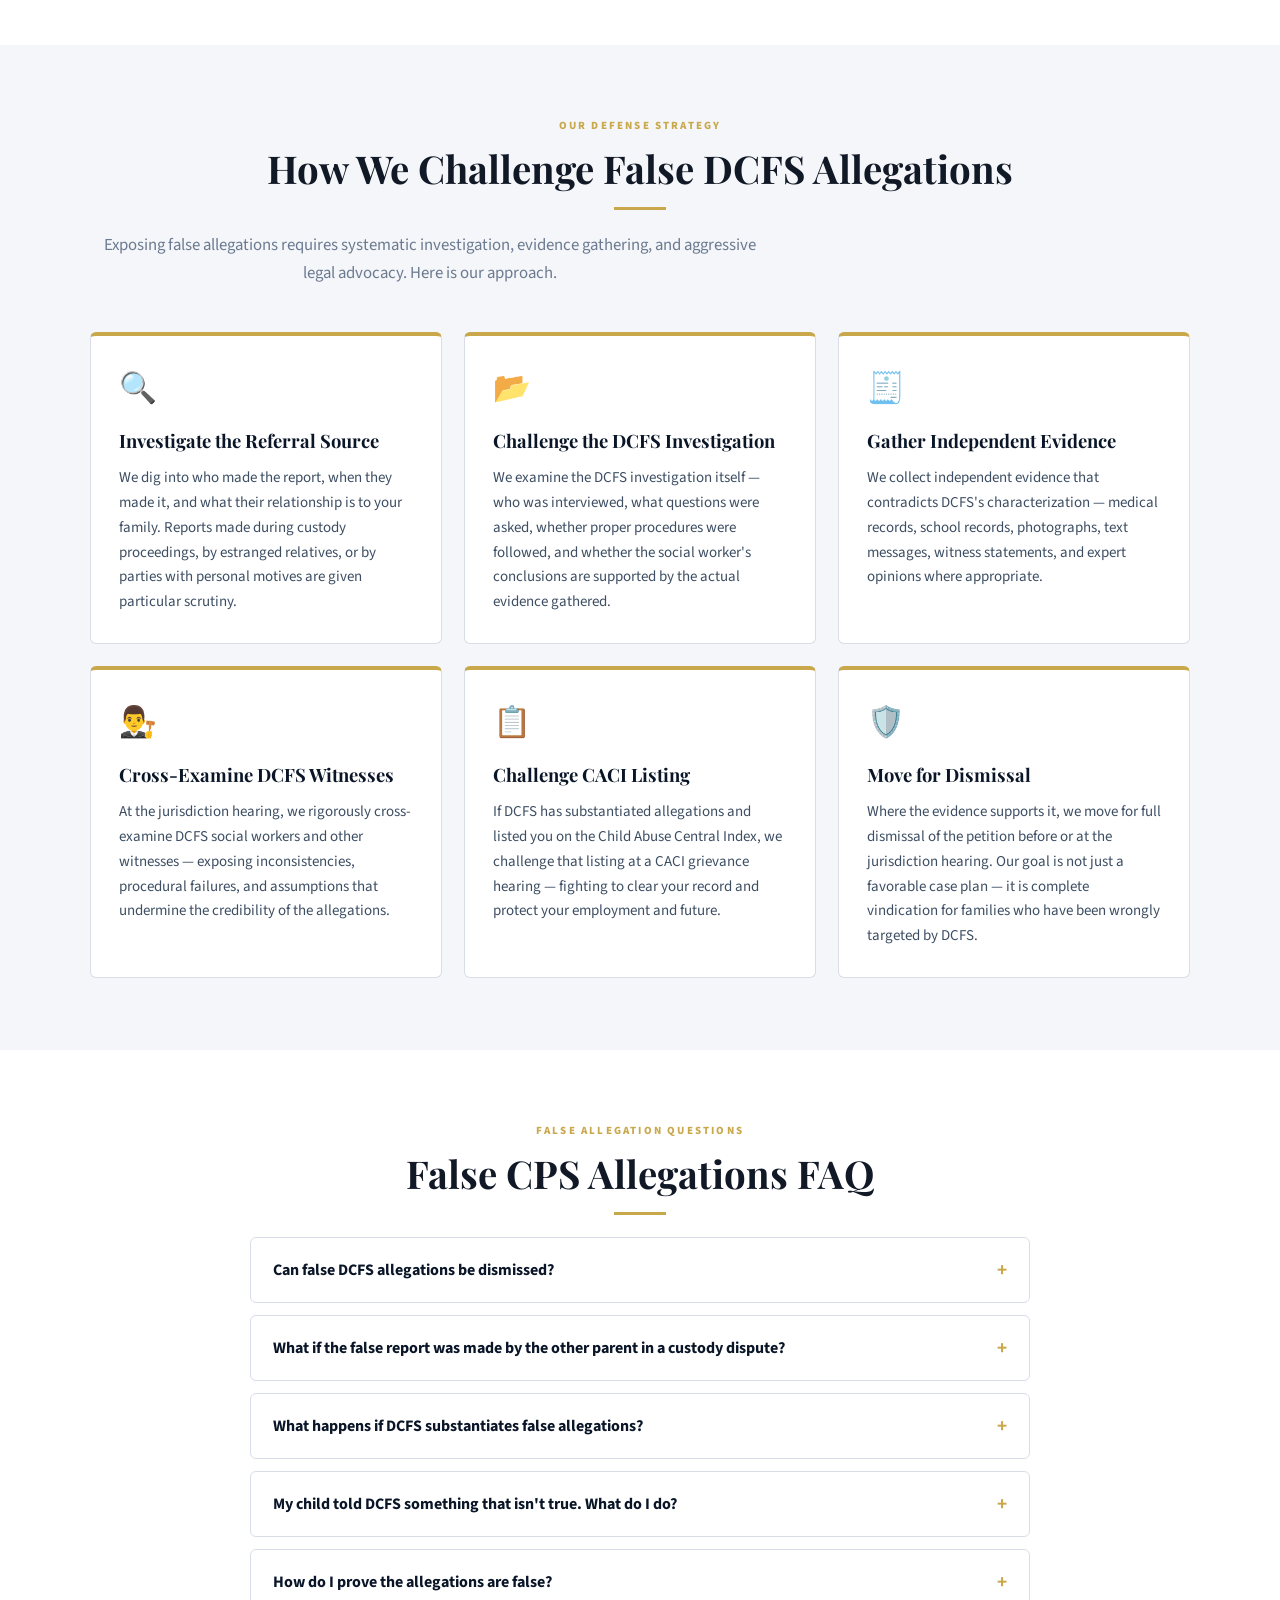
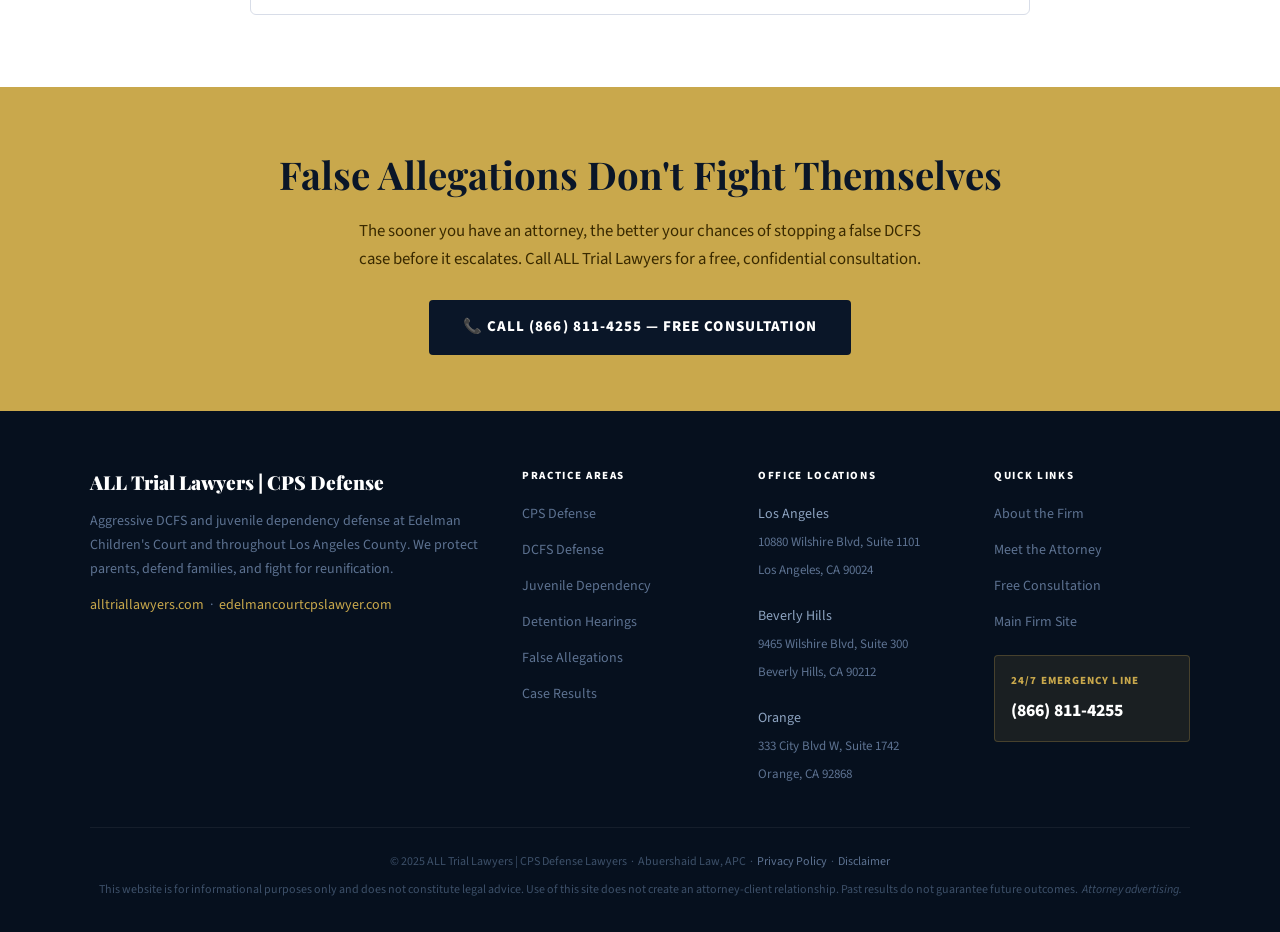
<file: mnt/user-data/outputs/edelman-site/false-cps-allegations/index.html>
<!DOCTYPE html>
<html lang="en">
<head>
  <meta charset="UTF-8" />
  <meta name="viewport" content="width=device-width, initial-scale=1.0" />
  <title>False CPS Allegations Defense | Los Angeles DCFS Attorney</title>
  <meta name="description" content="False DCFS allegations in Los Angeles? We fight unsubstantiated CPS claims arising from custody disputes, mandated reporter errors, and personal conflicts. (866) 811-4255." />
  <link rel="canonical" href="https://edelmancourtcpslawyer.com/false-cps-allegations/" />
  <link rel="stylesheet" href="/style.css" />
  <script type="application/ld+json">
  {
    "@context": "https://schema.org",
    "@type": "FAQPage",
    "mainEntity": [
      {"@type":"Question","name":"How do false CPS allegations happen?","acceptedAnswer":{"@type":"Answer","text":"False DCFS allegations in Los Angeles County most commonly arise from contested custody disputes where one parent uses CPS as a weapon, mandated reporter errors where teachers or medical staff misinterpret ambiguous signs, allegations motivated by personal conflicts or grudges, and over-reporting by mandated reporters acting on ambiguous information."}},
      {"@type":"Question","name":"Can false DCFS allegations be dismissed?","acceptedAnswer":{"@type":"Answer","text":"Yes. If the allegations in a DCFS petition are false, exaggerated, or based on misinterpreted information, they can be challenged at the jurisdiction hearing. A skilled attorney investigates the source of the referral, gathers counter-evidence, challenges the credibility of DCFS witnesses, and argues that the allegations are unsubstantiated. Many false allegation cases are dismissed at or before the jurisdiction hearing."}},
      {"@type":"Question","name":"What happens if DCFS substantiates false allegations?","acceptedAnswer":{"@type":"Answer","text":"If DCFS substantiates allegations — even false ones — several consequences can follow: a WIC 300 petition is filed, a case is opened at Edelman Children's Court, your child may be removed, and you may be listed on the CACI database. This is why it is critical to challenge false allegations from the very beginning, ideally before DCFS completes its investigation."}},
      {"@type":"Question","name":"Can a false reporter be held responsible?","acceptedAnswer":{"@type":"Answer","text":"In some circumstances, a person who knowingly files a false DCFS report can face civil liability. However, mandated reporters who act in good faith are generally protected from liability. An attorney can advise you on whether the circumstances of a false report in your case create any legal recourse against the reporter."}},
      {"@type":"Question","name":"How do I prove DCFS allegations are false?","acceptedAnswer":{"@type":"Answer","text":"Proving allegations are false involves investigating the source and basis of the report, gathering independent evidence — medical records, school records, witness statements, photographs, text messages — and presenting that evidence at the jurisdiction hearing. An experienced attorney knows what evidence matters and how to challenge the credibility of DCFS's case."}}
    ]
  }
  </script>
</head>
<body>
<script src="/nav.js"></script>

<div class="breadcrumb">
  <div class="container">
    <a href="/index.html">Home</a><span>›</span> False CPS Allegations
  </div>
</div>

<section class="page-hero">
  <div class="hero-badge">False Allegations · DCFS · Los Angeles County</div>
  <h1>Defending Against <em>False DCFS Allegations</em> in Los Angeles</h1>
  <p>Many DCFS referrals in Los Angeles County are based on false, exaggerated, or deeply mischaracterized information. You do not have to accept them. We build aggressive defenses that expose the truth.</p>
  <div class="hero-btns">
    <a href="tel:8668114255" class="btn-primary">📞 (866) 811-4255 — Call Now</a>
    <a href="/contact/index.html" class="btn-outline">Free Consultation</a>
  </div>
</section>

<div class="urgent">
  ⚠️ False DCFS allegations can still lead to child removal and a court case — <a href="tel:8668114255">call immediately</a>.
</div>

<section class="section">
  <div class="container">
    <div class="intro-grid">
      <div class="intro-text">
        <div class="section-label">How False Allegations Happen</div>
        <h2 class="section-title">A False Report to DCFS Can Destroy a Family — Even Without Evidence</h2>
        <div class="gold-line left"></div>
        <p>In Los Angeles County, DCFS investigates every report it receives — including reports that are entirely fabricated, motivated by personal animus, or based on a genuine but completely mistaken interpretation of a child's circumstances. The sheer volume of referrals DCFS handles means that social workers often have limited time to investigate thoroughly before making consequential decisions.</p>
        <p>False allegations are more common than many people realize. They arise in the context of bitter custody battles, contentious divorces, conflicts between neighbors or relatives, and mandated reporters — teachers, doctors, social workers — who report ambiguous situations out of an abundance of caution or genuine misinterpretation.</p>
        <p>The critical fact: even a completely false DCFS referral can result in an investigation, a petition, a child removal, and a case at Edelman Children's Court. The allegations do not have to be true to set this process in motion. And once it is in motion, you need a skilled attorney who knows how to challenge it from the very beginning.</p>
        <a href="tel:8668114255" class="btn-primary" style="margin-top:18px;">Speak With a Defense Attorney</a>
      </div>
      <div style="display:flex;flex-direction:column;gap:20px;">
        <div style="background:var(--light);padding:28px;border-radius:6px;border-left:4px solid var(--gold);">
          <div style="font-size:11px;font-weight:800;text-transform:uppercase;letter-spacing:.12em;color:var(--gold);margin-bottom:14px;">Common Sources of False Allegations</div>
          <ul class="credential-list">
            <li>Custody disputes where one parent uses DCFS as a weapon</li>
            <li>Divorce proceedings with contested child arrangements</li>
            <li>Teachers or school staff misinterpreting normal childhood injuries</li>
            <li>Medical providers over-reporting ambiguous findings</li>
            <li>Neighbors or relatives acting on personal conflicts</li>
            <li>Former partners motivated by retaliation</li>
            <li>Cultural or religious practices misunderstood by mandated reporters</li>
            <li>Mental health professionals over-reporting based on child disclosures</li>
          </ul>
        </div>
      </div>
    </div>
  </div>
</section>

<!-- HOW WE DEFEND -->
<section class="section section-light">
  <div class="container">
    <div class="text-center">
      <div class="section-label">Our Defense Strategy</div>
      <h2 class="section-title">How We Challenge False DCFS Allegations</h2>
      <div class="gold-line"></div>
      <p class="section-intro">Exposing false allegations requires systematic investigation, evidence gathering, and aggressive legal advocacy. Here is our approach.</p>
    </div>
    <div class="cards-grid">
      <div class="card">
        <div class="card-icon">🔍</div>
        <h3>Investigate the Referral Source</h3>
        <p>We dig into who made the report, when they made it, and what their relationship is to your family. Reports made during custody proceedings, by estranged relatives, or by parties with personal motives are given particular scrutiny.</p>
      </div>
      <div class="card">
        <div class="card-icon">📂</div>
        <h3>Challenge the DCFS Investigation</h3>
        <p>We examine the DCFS investigation itself — who was interviewed, what questions were asked, whether proper procedures were followed, and whether the social worker's conclusions are supported by the actual evidence gathered.</p>
      </div>
      <div class="card">
        <div class="card-icon">🧾</div>
        <h3>Gather Independent Evidence</h3>
        <p>We collect independent evidence that contradicts DCFS's characterization — medical records, school records, photographs, text messages, witness statements, and expert opinions where appropriate.</p>
      </div>
      <div class="card">
        <div class="card-icon">👨‍⚖️</div>
        <h3>Cross-Examine DCFS Witnesses</h3>
        <p>At the jurisdiction hearing, we rigorously cross-examine DCFS social workers and other witnesses — exposing inconsistencies, procedural failures, and assumptions that undermine the credibility of the allegations.</p>
      </div>
      <div class="card">
        <div class="card-icon">📋</div>
        <h3>Challenge CACI Listing</h3>
        <p>If DCFS has substantiated allegations and listed you on the Child Abuse Central Index, we challenge that listing at a CACI grievance hearing — fighting to clear your record and protect your employment and future.</p>
      </div>
      <div class="card">
        <div class="card-icon">🛡️</div>
        <h3>Move for Dismissal</h3>
        <p>Where the evidence supports it, we move for full dismissal of the petition before or at the jurisdiction hearing. Our goal is not just a favorable case plan — it is complete vindication for families who have been wrongly targeted by DCFS.</p>
      </div>
    </div>
  </div>
</section>

<!-- FAQ -->
<section class="section">
  <div class="container-sm">
    <div class="text-center">
      <div class="section-label">False Allegation Questions</div>
      <h2 class="section-title">False CPS Allegations FAQ</h2>
      <div class="gold-line"></div>
    </div>
    <ul class="faq-list">
      <li class="faq-item">
        <button class="faq-q">Can false DCFS allegations be dismissed? <span class="icon">+</span></button>
        <div class="faq-a"><p>Yes. If the allegations in a DCFS petition are false, exaggerated, or based on misinterpreted information, they can be challenged at the jurisdiction hearing — and in many cases, before the case even reaches that stage. We gather counter-evidence, investigate the referral source, and argue aggressively that the allegations are unsubstantiated. Many false allegation cases are dismissed entirely at or before the jurisdiction hearing.</p></div>
      </li>
      <li class="faq-item">
        <button class="faq-q">What if the false report was made by the other parent in a custody dispute? <span class="icon">+</span></button>
        <div class="faq-a"><p>This is one of the most common scenarios we see. When a DCFS report is made in the context of a custody dispute or contentious divorce, the timing and relationship of the reporter are highly relevant to the credibility of the allegations. We establish this context clearly in court. The family law and dependency proceedings may need to be coordinated, and we have experience navigating both simultaneously.</p></div>
      </li>
      <li class="faq-item">
        <button class="faq-q">What happens if DCFS substantiates false allegations? <span class="icon">+</span></button>
        <div class="faq-a"><p>A substantiation — even of false allegations — can result in a WIC 300 petition, a case at Edelman Court, potential removal of your child, and a CACI listing. This is why it is so important to engage an attorney as early as possible — ideally during the investigation, before DCFS makes its substantiation determination. Early intervention can prevent false allegations from becoming a formal case.</p></div>
      </li>
      <li class="faq-item">
        <button class="faq-q">My child told DCFS something that isn't true. What do I do? <span class="icon">+</span></button>
        <div class="faq-a"><p>Children can be coached, misunderstood, or influenced in ways that result in inaccurate statements to social workers. We address this directly — through the manner in which the DCFS interview was conducted, the child's developmental ability to understand and recall events accurately, and any circumstances that may have influenced the statement. This is sensitive but critical work, and we handle it with care and expertise.</p></div>
      </li>
      <li class="faq-item">
        <button class="faq-q">How do I prove the allegations are false? <span class="icon">+</span></button>
        <div class="faq-a"><p>Proving allegations false involves gathering independent evidence — medical records that contradict abuse claims, school records showing normal functioning, photographs, communications that reveal the reporter's motives, and witness testimony. We know what evidence courts find persuasive at Edelman Court, and we build the strongest possible factual record to challenge the petition.</p></div>
      </li>
    </ul>
  </div>
</section>

<section class="cta-band">
  <h2>False Allegations Don't Fight Themselves</h2>
  <p>The sooner you have an attorney, the better your chances of stopping a false DCFS case before it escalates. Call ALL Trial Lawyers for a free, confidential consultation.</p>
  <a href="tel:8668114255" class="btn-dark">📞 Call (866) 811-4255 — Free Consultation</a>
</section>

</body>
</html>
</file>
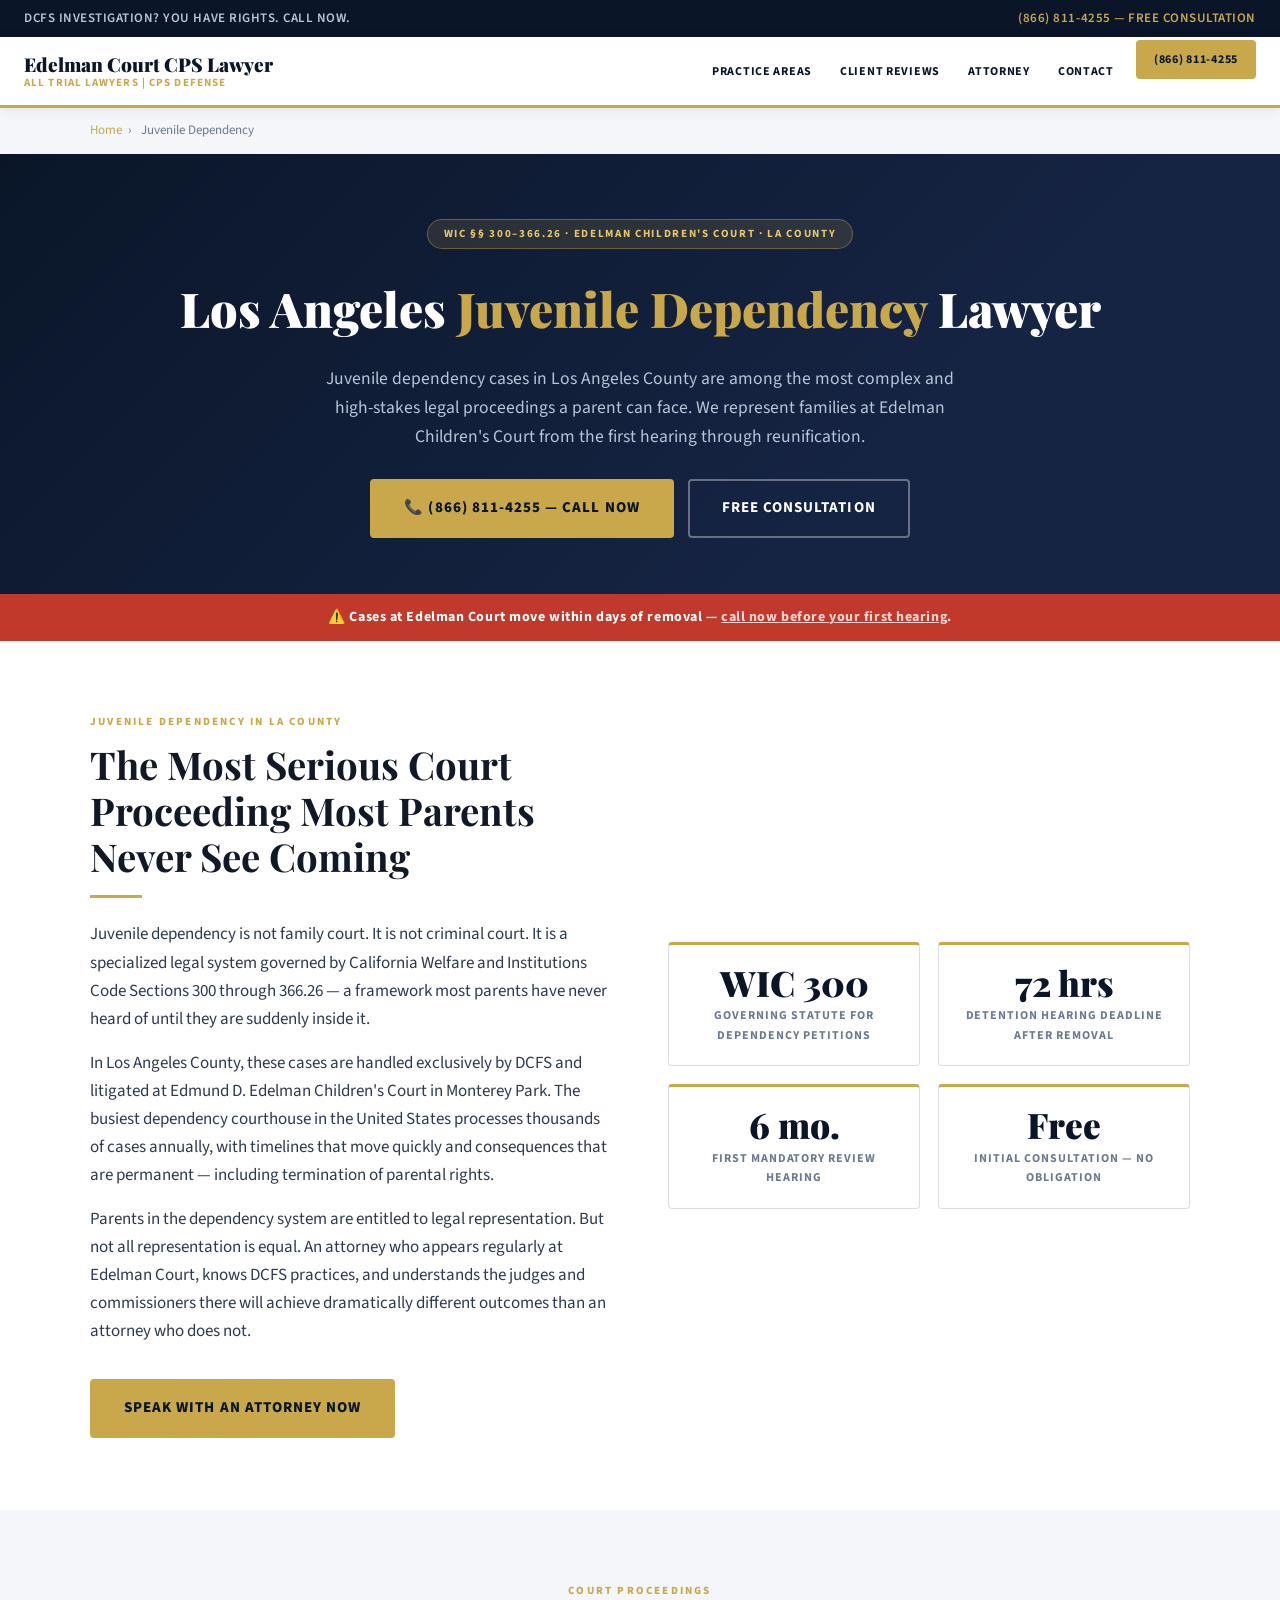
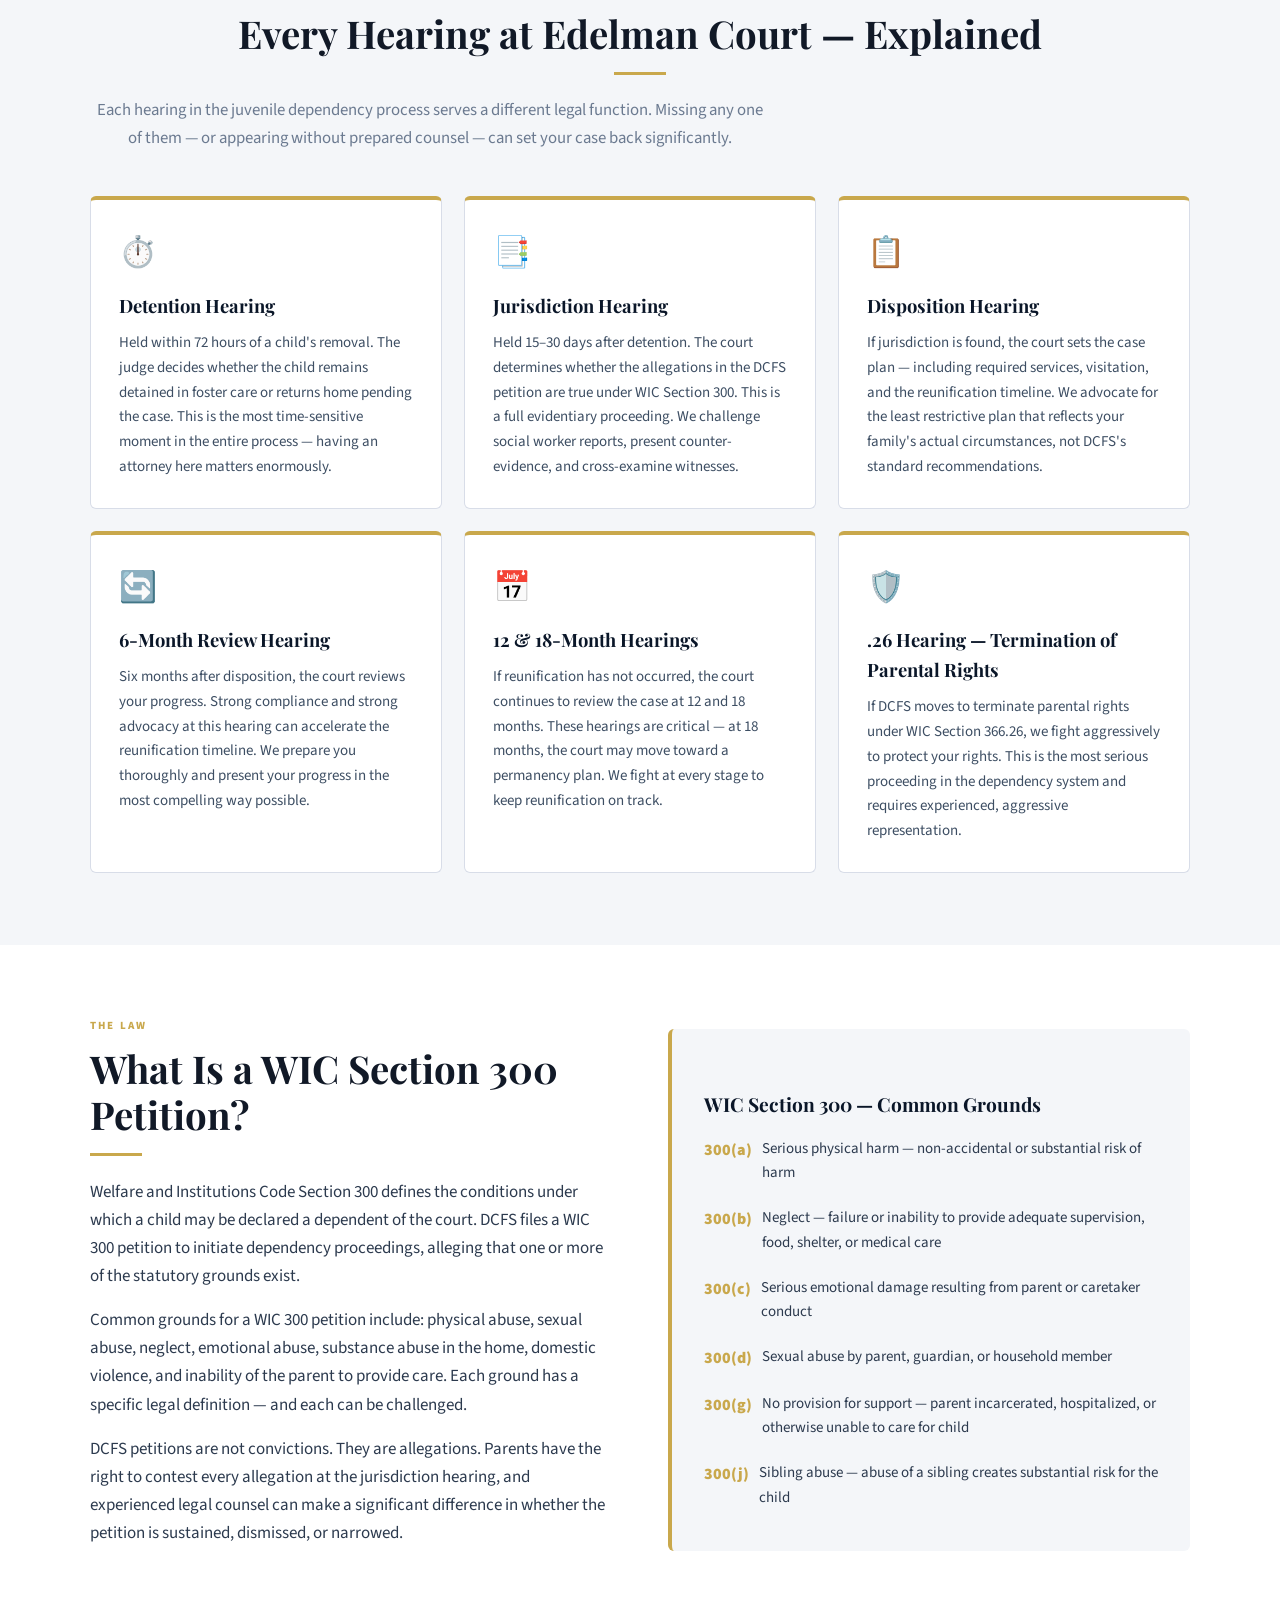
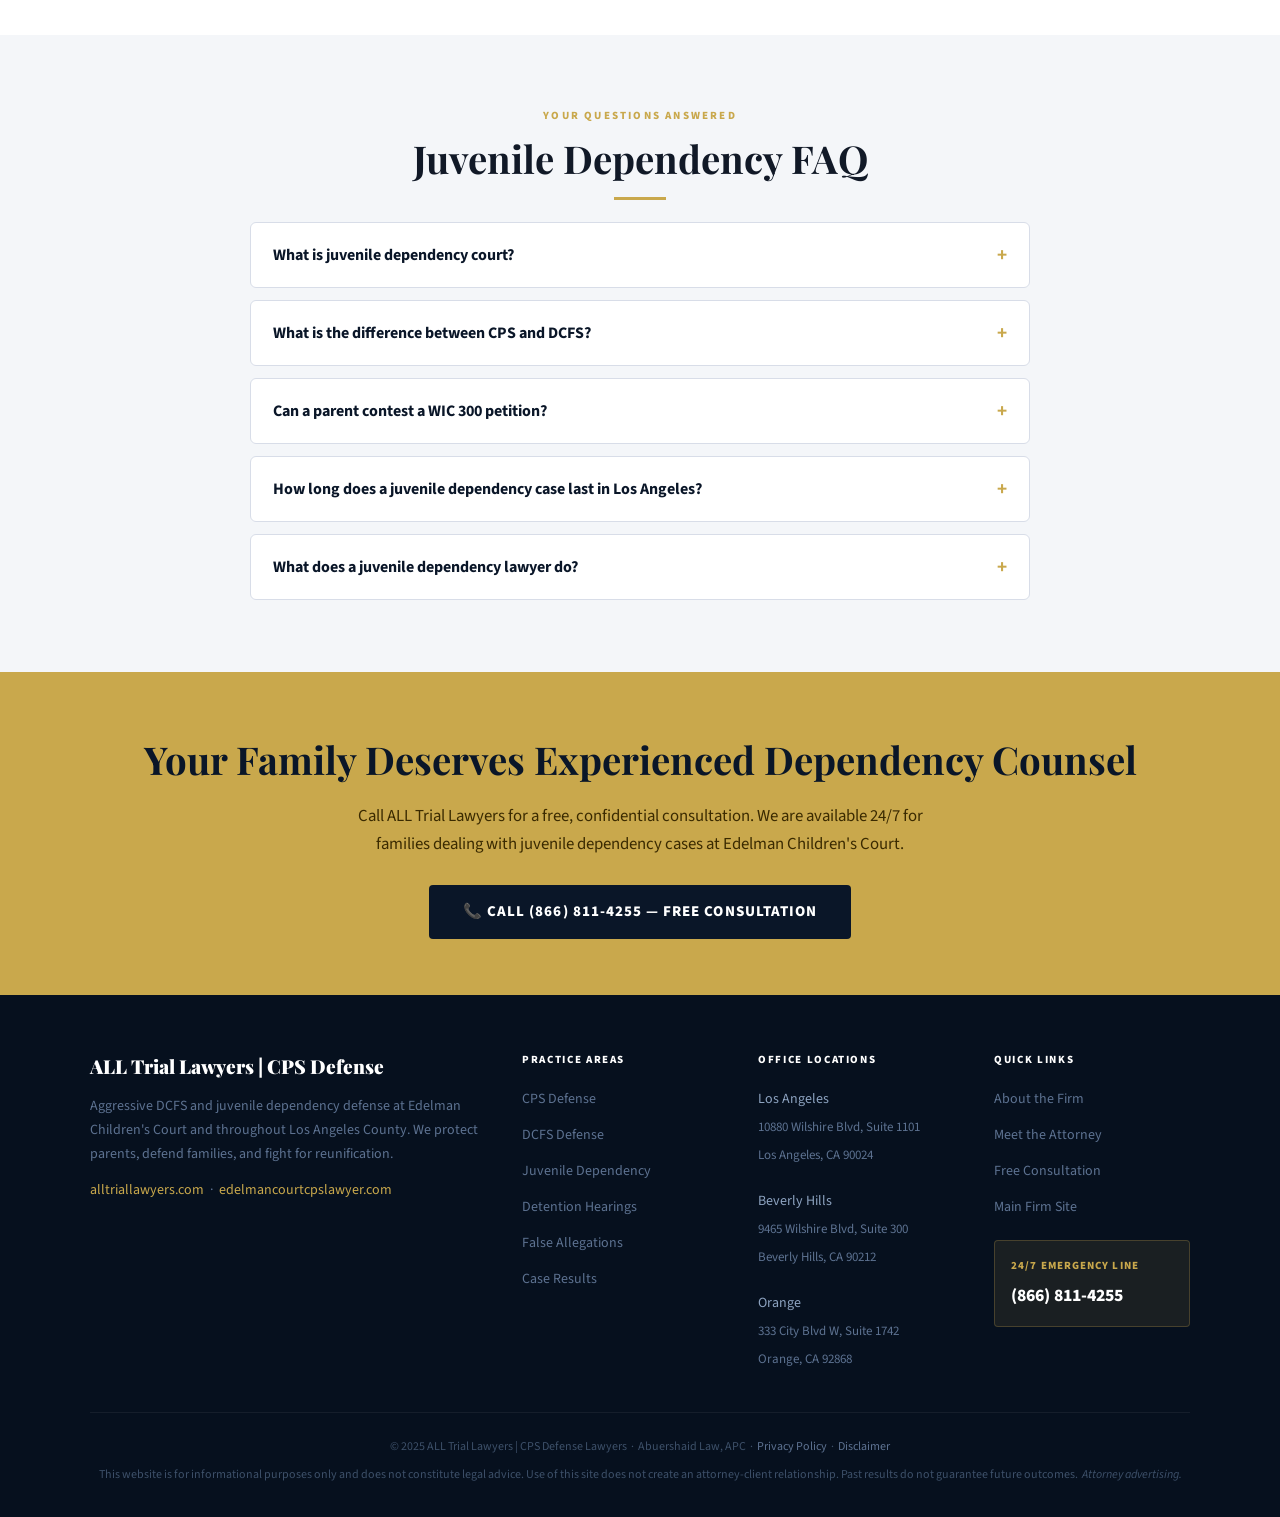
<file: mnt/user-data/outputs/edelman-site/juvenile-dependency/index.html>
<!DOCTYPE html>
<html lang="en">
<head>
  <meta charset="UTF-8" />
  <meta name="viewport" content="width=device-width, initial-scale=1.0" />
  <title>Juvenile Dependency Lawyer Los Angeles | Edelman Court Defense</title>
  <meta name="description" content="Juvenile dependency defense at Edelman Children's Court. Our attorneys fight for parents at detention, jurisdiction, disposition and review hearings. (866) 811-4255." />
  <link rel="canonical" href="https://edelmancourtcpslawyer.com/juvenile-dependency/" />
  <link rel="stylesheet" href="/style.css" />
  <script type="application/ld+json">
  {
    "@context": "https://schema.org",
    "@type": "FAQPage",
    "mainEntity": [
      {"@type":"Question","name":"What is juvenile dependency court?","acceptedAnswer":{"@type":"Answer","text":"Juvenile dependency court is a specialized court that handles cases where the government — through DCFS in Los Angeles County — alleges that a child has been abused, neglected, or endangered. In LA County, these cases are heard at Edmund D. Edelman Children's Court. The court's purpose is to protect children while providing parents an opportunity to address the concerns that led to intervention."}},
      {"@type":"Question","name":"What is a WIC Section 300 petition?","acceptedAnswer":{"@type":"Answer","text":"A WIC Section 300 petition is the formal document DCFS files to bring a child under juvenile dependency court jurisdiction. It alleges specific conditions — such as abuse, neglect, emotional harm, or substance abuse — that placed the child at risk. Parents have the right to contest these allegations at the jurisdiction hearing."}},
      {"@type":"Question","name":"What happens if DCFS sustains a petition?","acceptedAnswer":{"@type":"Answer","text":"If the court sustains the petition at the jurisdiction hearing, it moves to the disposition hearing where the judge sets a case plan. This plan typically requires parents to complete certain services — such as parenting classes, counseling, or substance abuse treatment — before reunification can occur. An experienced attorney advocates for the least restrictive case plan possible."}},
      {"@type":"Question","name":"Can a parent contest a juvenile dependency petition?","acceptedAnswer":{"@type":"Answer","text":"Yes. Parents have the right to contest the allegations in a DCFS petition at the jurisdiction hearing. The hearing is an evidentiary proceeding where both sides present evidence. An experienced attorney can challenge social worker reports, present counter-evidence, cross-examine witnesses, and argue that the allegations are unsubstantiated."}},
      {"@type":"Question","name":"What is the goal of juvenile dependency court?","acceptedAnswer":{"@type":"Answer","text":"The stated goal of juvenile dependency court is the safety, protection, and well-being of children while supporting family preservation and reunification where safe. However, the system is complex and adversarial — DCFS and the County Counsel represent the government's interests, not yours. Parents need their own attorney to protect their rights."}}
    ]
  }
  </script>
</head>
<body>
<script src="/nav.js"></script>

<div class="breadcrumb">
  <div class="container">
    <a href="/index.html">Home</a><span>›</span> Juvenile Dependency
  </div>
</div>

<section class="page-hero">
  <div class="hero-badge">WIC §§ 300–366.26 · Edelman Children's Court · LA County</div>
  <h1>Los Angeles <em>Juvenile Dependency</em> Lawyer</h1>
  <p>Juvenile dependency cases in Los Angeles County are among the most complex and high-stakes legal proceedings a parent can face. We represent families at Edelman Children's Court from the first hearing through reunification.</p>
  <div class="hero-btns">
    <a href="tel:8668114255" class="btn-primary">📞 (866) 811-4255 — Call Now</a>
    <a href="/contact/index.html" class="btn-outline">Free Consultation</a>
  </div>
</section>

<div class="urgent">
  ⚠️ Cases at Edelman Court move within days of removal — <a href="tel:8668114255">call now before your first hearing</a>.
</div>

<!-- INTRO -->
<section class="section">
  <div class="container">
    <div class="intro-grid">
      <div class="intro-text">
        <div class="section-label">Juvenile Dependency in LA County</div>
        <h2 class="section-title">The Most Serious Court Proceeding Most Parents Never See Coming</h2>
        <div class="gold-line left"></div>
        <p>Juvenile dependency is not family court. It is not criminal court. It is a specialized legal system governed by California Welfare and Institutions Code Sections 300 through 366.26 — a framework most parents have never heard of until they are suddenly inside it.</p>
        <p>In Los Angeles County, these cases are handled exclusively by DCFS and litigated at Edmund D. Edelman Children's Court in Monterey Park. The busiest dependency courthouse in the United States processes thousands of cases annually, with timelines that move quickly and consequences that are permanent — including termination of parental rights.</p>
        <p>Parents in the dependency system are entitled to legal representation. But not all representation is equal. An attorney who appears regularly at Edelman Court, knows DCFS practices, and understands the judges and commissioners there will achieve dramatically different outcomes than an attorney who does not.</p>
        <a href="tel:8668114255" class="btn-primary" style="margin-top:18px;">Speak With an Attorney Now</a>
      </div>
      <div class="intro-stat-grid">
        <div class="stat-card"><div class="num">WIC 300</div><div class="lbl">Governing Statute for Dependency Petitions</div></div>
        <div class="stat-card"><div class="num">72 hrs</div><div class="lbl">Detention Hearing Deadline After Removal</div></div>
        <div class="stat-card"><div class="num">6 mo.</div><div class="lbl">First Mandatory Review Hearing</div></div>
        <div class="stat-card"><div class="num">Free</div><div class="lbl">Initial Consultation — No Obligation</div></div>
      </div>
    </div>
  </div>
</section>

<!-- HEARING TYPES -->
<section class="section section-light">
  <div class="container">
    <div class="text-center">
      <div class="section-label">Court Proceedings</div>
      <h2 class="section-title">Every Hearing at Edelman Court — Explained</h2>
      <div class="gold-line"></div>
      <p class="section-intro">Each hearing in the juvenile dependency process serves a different legal function. Missing any one of them — or appearing without prepared counsel — can set your case back significantly.</p>
    </div>
    <div class="cards-grid">
      <div class="card">
        <div class="card-icon">⏱️</div>
        <h3>Detention Hearing</h3>
        <p>Held within 72 hours of a child's removal. The judge decides whether the child remains detained in foster care or returns home pending the case. This is the most time-sensitive moment in the entire process — having an attorney here matters enormously.</p>
      </div>
      <div class="card">
        <div class="card-icon">📑</div>
        <h3>Jurisdiction Hearing</h3>
        <p>Held 15–30 days after detention. The court determines whether the allegations in the DCFS petition are true under WIC Section 300. This is a full evidentiary proceeding. We challenge social worker reports, present counter-evidence, and cross-examine witnesses.</p>
      </div>
      <div class="card">
        <div class="card-icon">📋</div>
        <h3>Disposition Hearing</h3>
        <p>If jurisdiction is found, the court sets the case plan — including required services, visitation, and the reunification timeline. We advocate for the least restrictive plan that reflects your family's actual circumstances, not DCFS's standard recommendations.</p>
      </div>
      <div class="card">
        <div class="card-icon">🔄</div>
        <h3>6-Month Review Hearing</h3>
        <p>Six months after disposition, the court reviews your progress. Strong compliance and strong advocacy at this hearing can accelerate the reunification timeline. We prepare you thoroughly and present your progress in the most compelling way possible.</p>
      </div>
      <div class="card">
        <div class="card-icon">📅</div>
        <h3>12 & 18-Month Hearings</h3>
        <p>If reunification has not occurred, the court continues to review the case at 12 and 18 months. These hearings are critical — at 18 months, the court may move toward a permanency plan. We fight at every stage to keep reunification on track.</p>
      </div>
      <div class="card">
        <div class="card-icon">🛡️</div>
        <h3>.26 Hearing — Termination of Parental Rights</h3>
        <p>If DCFS moves to terminate parental rights under WIC Section 366.26, we fight aggressively to protect your rights. This is the most serious proceeding in the dependency system and requires experienced, aggressive representation.</p>
      </div>
    </div>
  </div>
</section>

<!-- WHAT IS WIC 300 -->
<section class="section">
  <div class="container">
    <div class="intro-grid">
      <div class="intro-text">
        <div class="section-label">The Law</div>
        <h2 class="section-title">What Is a WIC Section 300 Petition?</h2>
        <div class="gold-line left"></div>
        <p>Welfare and Institutions Code Section 300 defines the conditions under which a child may be declared a dependent of the court. DCFS files a WIC 300 petition to initiate dependency proceedings, alleging that one or more of the statutory grounds exist.</p>
        <p>Common grounds for a WIC 300 petition include: physical abuse, sexual abuse, neglect, emotional abuse, substance abuse in the home, domestic violence, and inability of the parent to provide care. Each ground has a specific legal definition — and each can be challenged.</p>
        <p>DCFS petitions are not convictions. They are allegations. Parents have the right to contest every allegation at the jurisdiction hearing, and experienced legal counsel can make a significant difference in whether the petition is sustained, dismissed, or narrowed.</p>
      </div>
      <div class="prose" style="background:var(--light); padding:32px; border-radius:6px; border-left:4px solid var(--gold);">
        <h3 style="font-family:var(--serif); color:var(--navy); margin-bottom:16px;">WIC Section 300 — Common Grounds</h3>
        <ul style="list-style:none; padding:0; margin:0; display:flex; flex-direction:column; gap:12px;">
          <li style="display:flex;align-items:flex-start;gap:10px;"><span style="color:var(--gold);font-weight:900;">300(a)</span> <span style="font-size:15px;color:#2c3a4e;">Serious physical harm — non-accidental or substantial risk of harm</span></li>
          <li style="display:flex;align-items:flex-start;gap:10px;"><span style="color:var(--gold);font-weight:900;">300(b)</span> <span style="font-size:15px;color:#2c3a4e;">Neglect — failure or inability to provide adequate supervision, food, shelter, or medical care</span></li>
          <li style="display:flex;align-items:flex-start;gap:10px;"><span style="color:var(--gold);font-weight:900;">300(c)</span> <span style="font-size:15px;color:#2c3a4e;">Serious emotional damage resulting from parent or caretaker conduct</span></li>
          <li style="display:flex;align-items:flex-start;gap:10px;"><span style="color:var(--gold);font-weight:900;">300(d)</span> <span style="font-size:15px;color:#2c3a4e;">Sexual abuse by parent, guardian, or household member</span></li>
          <li style="display:flex;align-items:flex-start;gap:10px;"><span style="color:var(--gold);font-weight:900;">300(g)</span> <span style="font-size:15px;color:#2c3a4e;">No provision for support — parent incarcerated, hospitalized, or otherwise unable to care for child</span></li>
          <li style="display:flex;align-items:flex-start;gap:10px;"><span style="color:var(--gold);font-weight:900;">300(j)</span> <span style="font-size:15px;color:#2c3a4e;">Sibling abuse — abuse of a sibling creates substantial risk for the child</span></li>
        </ul>
      </div>
    </div>
  </div>
</section>

<!-- FAQ -->
<section class="section section-light">
  <div class="container-sm">
    <div class="text-center">
      <div class="section-label">Your Questions Answered</div>
      <h2 class="section-title">Juvenile Dependency FAQ</h2>
      <div class="gold-line"></div>
    </div>
    <ul class="faq-list">
      <li class="faq-item">
        <button class="faq-q">What is juvenile dependency court? <span class="icon">+</span></button>
        <div class="faq-a"><p>Juvenile dependency court is a specialized court that handles cases where DCFS alleges that a child has been abused, neglected, or endangered. In LA County, these cases are heard at Edelman Children's Court. The court operates under a different set of rules, standards, and statutes than family court or criminal court — and requires an attorney with specific dependency experience.</p></div>
      </li>
      <li class="faq-item">
        <button class="faq-q">What is the difference between CPS and DCFS? <span class="icon">+</span></button>
        <div class="faq-a"><p>"CPS" (Child Protective Services) is a general term for government child welfare agencies. In Los Angeles County specifically, this agency is called DCFS — the Department of Children and Family Services. DCFS is the largest child welfare agency in the United States. When people say "CPS" in the LA context, they typically mean DCFS.</p></div>
      </li>
      <li class="faq-item">
        <button class="faq-q">Can a parent contest a WIC 300 petition? <span class="icon">+</span></button>
        <div class="faq-a"><p>Yes — and this is exactly what the jurisdiction hearing is for. At the jurisdiction hearing, parents have the right to present evidence, call witnesses, and cross-examine DCFS witnesses including social workers. The burden is on DCFS to prove the allegations by a preponderance of the evidence. An experienced attorney can challenge the petition, present counter-evidence, and argue that the allegations are unsubstantiated or exaggerated.</p></div>
      </li>
      <li class="faq-item">
        <button class="faq-q">How long does a juvenile dependency case last in Los Angeles? <span class="icon">+</span></button>
        <div class="faq-a"><p>Most cases last six months to two years. The timeline depends significantly on whether parents comply with their case plan, whether allegations are contested, and the complexity of the family circumstances. Cases where parental rights are litigated can last longer. With strong legal representation and full case plan compliance, many families achieve reunification significantly faster than the statutory maximum timelines.</p></div>
      </li>
      <li class="faq-item">
        <button class="faq-q">What does a juvenile dependency lawyer do? <span class="icon">+</span></button>
        <div class="faq-a"><p>A juvenile dependency lawyer represents parents at every stage of the dependency process — from the first social worker interview through all court hearings. This includes advising clients on what to say (and not say) to DCFS, appearing at detention hearings, contesting allegations at jurisdiction, negotiating case plans at disposition, advocating at review hearings, and fighting termination of parental rights when necessary. The attorney's job is to protect your rights and advance your family's interests at every step.</p></div>
      </li>
    </ul>
  </div>
</section>

<!-- CTA -->
<section class="cta-band">
  <h2>Your Family Deserves Experienced Dependency Counsel</h2>
  <p>Call ALL Trial Lawyers for a free, confidential consultation. We are available 24/7 for families dealing with juvenile dependency cases at Edelman Children's Court.</p>
  <a href="tel:8668114255" class="btn-dark">📞 Call (866) 811-4255 — Free Consultation</a>
</section>

</body>
</html>
</file>
<file: style.css>
/* style.css — Edelman Court CPS Lawyer */
@import url('https://fonts.googleapis.com/css2?family=Playfair+Display:wght@700;900&family=Source+Sans+3:wght@300;400;600;700&display=swap');

*, *::before, *::after { box-sizing: border-box; margin: 0; padding: 0; }

:root {
  --navy:   #0a1628;
  --dark:   #111927;
  --gold:   #c9a84c;
  --gold2:  #e8c96a;
  --white:  #ffffff;
  --light:  #f4f6f9;
  --muted:  #6b7a90;
  --border: #d8dde8;
  --serif:  'Playfair Display', Georgia, serif;
  --sans:   'Source Sans 3', sans-serif;
}

html { scroll-behavior: smooth; }
body { font-family: var(--sans); background: var(--white); color: var(--dark); line-height: 1.65; font-size: 17px; }
a { color: inherit; text-decoration: none; }
img { max-width: 100%; display: block; }

/* ── TOP BAR ── */
.topbar {
  background: var(--navy);
  color: #b8c6d8;
  font-size: 13px;
  font-weight: 600;
  letter-spacing: .04em;
  text-transform: uppercase;
  padding: 8px 24px;
  display: flex;
  justify-content: space-between;
  align-items: center;
  flex-wrap: wrap;
  gap: 6px;
}
.topbar a { color: var(--gold); transition: color .2s; }
.topbar a:hover { color: var(--gold2); }

/* ── NAV ── */
nav {
  background: var(--white);
  border-bottom: 3px solid var(--gold);
  padding: 0 24px;
  display: flex;
  align-items: center;
  justify-content: space-between;
  position: sticky;
  top: 0;
  z-index: 100;
  box-shadow: 0 2px 12px rgba(0,0,0,.08);
}
.nav-logo {
  font-family: var(--serif);
  font-weight: 900;
  font-size: 19px;
  color: var(--navy);
  padding: 16px 0;
  line-height: 1.2;
  display: block;
}
.nav-logo span { color: var(--gold); display: block; font-size: 11px; font-family: var(--sans); font-weight: 700; text-transform: uppercase; letter-spacing: .1em; }
.nav-links { display: flex; gap: 0; list-style: none; }
.nav-links a {
  display: block;
  padding: 22px 14px;
  font-size: 12px;
  font-weight: 700;
  text-transform: uppercase;
  letter-spacing: .06em;
  color: var(--navy);
  border-bottom: 3px solid transparent;
  margin-bottom: -3px;
  transition: color .2s, border-color .2s;
}
.nav-links a:hover { color: var(--gold); border-color: var(--gold); }
.nav-cta { background: var(--gold); color: var(--navy) !important; padding: 10px 18px !important; border-radius: 4px; margin-left: 8px; border-bottom: none !important; margin-bottom: 0 !important; white-space: nowrap; }
.nav-cta:hover { background: var(--gold2) !important; }
.nav-toggle { display: none; background: none; border: none; font-size: 1.5rem; cursor: pointer; color: var(--navy); padding: 8px; }

/* ── HERO ── */
.hero {
  background: linear-gradient(135deg, var(--navy) 0%, #162444 60%, #1e2f52 100%);
  color: var(--white);
  padding: 90px 24px 80px;
  text-align: center;
  position: relative;
  overflow: hidden;
}
.hero::before {
  content: '';
  position: absolute;
  inset: 0;
  background: url("data:image/svg+xml,%3Csvg width='60' height='60' viewBox='0 0 60 60' xmlns='http://www.w3.org/2000/svg'%3E%3Cg fill='none'%3E%3Cg fill='%23c9a84c' fill-opacity='0.04'%3E%3Cpath d='M36 34v-4h-2v4h-4v2h4v4h2v-4h4v-2h-4zm0-30V0h-2v4h-4v2h4v4h2V6h4V4h-4zM6 34v-4H4v4H0v2h4v4h2v-4h4v-2H6zM6 4V0H4v4H0v2h4v4h2V6h4V4H6z'/%3E%3C/g%3E%3C/g%3E%3C/svg%3E");
}
.hero-inner { position: relative; max-width: 860px; margin: 0 auto; }
.hero-badge {
  display: inline-block;
  background: rgba(201,168,76,.15);
  border: 1px solid rgba(201,168,76,.4);
  color: var(--gold2);
  font-size: 11px;
  font-weight: 700;
  text-transform: uppercase;
  letter-spacing: .15em;
  padding: 6px 18px;
  border-radius: 20px;
  margin-bottom: 24px;
}
.hero h1 { font-family: var(--serif); font-size: clamp(2rem, 5vw, 3.4rem); font-weight: 900; line-height: 1.15; margin-bottom: 20px; }
.hero h1 em { color: var(--gold); font-style: normal; }
.hero-sub { font-size: clamp(1rem, 2vw, 1.15rem); color: #b8c6d8; max-width: 680px; margin: 0 auto 34px; font-weight: 300; }
.hero-btns { display: flex; gap: 14px; justify-content: center; flex-wrap: wrap; }

/* ── BUTTONS ── */
.btn-primary { background: var(--gold); color: var(--navy); font-weight: 800; font-size: 15px; text-transform: uppercase; letter-spacing: .07em; padding: 15px 32px; border-radius: 4px; transition: background .2s, transform .15s; border: 2px solid var(--gold); display: inline-block; }
.btn-primary:hover { background: var(--gold2); transform: translateY(-2px); }
.btn-outline { background: transparent; color: var(--white); font-weight: 700; font-size: 15px; text-transform: uppercase; letter-spacing: .07em; padding: 15px 32px; border-radius: 4px; border: 2px solid rgba(255,255,255,.35); transition: border-color .2s, transform .15s; display: inline-block; }
.btn-outline:hover { border-color: var(--white); transform: translateY(-2px); }
.btn-dark { background: var(--navy); color: var(--white); font-weight: 800; font-size: 15px; text-transform: uppercase; letter-spacing: .07em; padding: 15px 34px; border-radius: 4px; transition: background .2s; display: inline-block; }
.btn-dark:hover { background: #0f1e38; }
.btn-gold-outline { background: transparent; color: var(--gold); font-weight: 700; font-size: 14px; text-transform: uppercase; letter-spacing: .07em; padding: 12px 26px; border-radius: 4px; border: 2px solid var(--gold); transition: all .2s; display: inline-block; }
.btn-gold-outline:hover { background: var(--gold); color: var(--navy); }

/* ── URGENT STRIP ── */
.urgent { background: #c0392b; color: #fff; text-align: center; font-size: 14px; font-weight: 700; letter-spacing: .04em; padding: 12px 24px; }
.urgent a { color: #ffd6d6; text-decoration: underline; }

/* ── LAYOUT ── */
.section { padding: 72px 24px; }
.section-light { background: var(--light); }
.section-dark { background: var(--navy); color: var(--white); }
.container { max-width: 1100px; margin: 0 auto; }
.container-sm { max-width: 780px; margin: 0 auto; }

/* ── SECTION HEADINGS ── */
.section-label { font-size: 11px; font-weight: 800; text-transform: uppercase; letter-spacing: .2em; color: var(--gold); margin-bottom: 10px; }
.section-title { font-family: var(--serif); font-size: clamp(1.6rem, 3vw, 2.5rem); font-weight: 700; line-height: 1.2; margin-bottom: 16px; color: inherit; }
.section-intro { font-size: 1.05rem; color: var(--muted); max-width: 680px; margin-bottom: 44px; }
.section-dark .section-intro { color: #8da3c0; }
.gold-line { width: 52px; height: 3px; background: var(--gold); margin: 0 auto 22px; }
.gold-line.left { margin-left: 0; }
.text-center { text-align: center; }

/* ── 2-COL INTRO ── */
.intro-grid { display: grid; grid-template-columns: 1fr 1fr; gap: 56px; align-items: center; }
.intro-text p { margin-bottom: 16px; color: #2c3a4e; }
.intro-stat-grid { display: grid; grid-template-columns: 1fr 1fr; gap: 18px; }
.stat-card { background: var(--white); border: 1px solid var(--border); border-top: 3px solid var(--gold); padding: 20px; border-radius: 4px; text-align: center; }
.stat-card .num { font-family: var(--serif); font-size: 2.2rem; font-weight: 900; color: var(--navy); line-height: 1; }
.stat-card .lbl { font-size: 12px; font-weight: 700; text-transform: uppercase; letter-spacing: .08em; color: var(--muted); margin-top: 6px; }

/* ── SERVICE / FEATURE CARDS ── */
.cards-grid { display: grid; grid-template-columns: repeat(auto-fit, minmax(280px, 1fr)); gap: 22px; }
.card { background: var(--white); border: 1px solid var(--border); padding: 28px; border-radius: 6px; border-top: 4px solid var(--gold); transition: box-shadow .2s, transform .2s; }
.card:hover { box-shadow: 0 8px 28px rgba(0,0,0,.09); transform: translateY(-3px); }
.card-icon { font-size: 1.9rem; margin-bottom: 12px; }
.card h3 { font-family: var(--serif); font-size: 1.15rem; color: var(--navy); margin-bottom: 10px; }
.card p { font-size: 15px; color: #3d4e63; }
.card-dark { background: rgba(255,255,255,.04); border: 1px solid rgba(255,255,255,.08); border-left: 4px solid var(--gold); border-top: none; }
.card-dark h3 { color: var(--white); }
.card-dark p { color: #8da3c0; }

/* ── PROCESS STEPS ── */
.steps { display: flex; flex-direction: column; gap: 0; }
.step { display: grid; grid-template-columns: 52px 1fr; gap: 22px; padding: 26px 0; border-bottom: 1px solid rgba(255,255,255,.08); }
.step:last-child { border-bottom: none; }
.step-num { width: 48px; height: 48px; background: var(--gold); color: var(--navy); font-family: var(--serif); font-weight: 900; font-size: 1.2rem; border-radius: 50%; display: flex; align-items: center; justify-content: center; flex-shrink: 0; }
.step-body h3 { font-family: var(--serif); font-size: 1.1rem; color: var(--white); margin-bottom: 7px; }
.step-body p { font-size: 15px; color: #8da3c0; }

/* ── FAQ ── */
.faq-list { list-style: none; display: flex; flex-direction: column; gap: 12px; }
.faq-item { background: var(--white); border: 1px solid var(--border); border-radius: 6px; overflow: hidden; }
.faq-q { width: 100%; background: none; border: none; text-align: left; font-family: var(--sans); font-size: 16px; font-weight: 700; color: var(--navy); padding: 18px 22px; cursor: pointer; display: flex; justify-content: space-between; align-items: center; gap: 12px; }
.faq-q .icon { font-size: 1.2rem; flex-shrink: 0; transition: transform .25s; color: var(--gold); }
.faq-a { max-height: 0; overflow: hidden; transition: max-height .35s ease; }
.faq-a p { padding: 0 22px 18px; font-size: 15px; color: #3d4e63; }
.faq-item.open .faq-q .icon { transform: rotate(45deg); }
.faq-item.open .faq-a { max-height: 500px; }

/* ── TESTIMONIALS ── */
.testimonials-grid { display: grid; grid-template-columns: repeat(auto-fit, minmax(290px, 1fr)); gap: 22px; }
.testimonial { background: var(--white); border: 1px solid var(--border); padding: 28px; border-radius: 6px; position: relative; }
.testimonial::before { content: '\201C'; font-family: var(--serif); font-size: 4.5rem; color: var(--gold); opacity: .2; position: absolute; top: 8px; left: 18px; line-height: 1; }
.testimonial p { font-size: 15px; color: #3d4e63; font-style: italic; margin-bottom: 14px; position: relative; z-index: 1; }
.testimonial cite { font-size: 13px; font-weight: 700; color: var(--navy); font-style: normal; }

/* ── CTA BAND ── */
.cta-band { background: var(--gold); padding: 56px 24px; text-align: center; }
.cta-band h2 { font-family: var(--serif); font-size: clamp(1.7rem, 3vw, 2.5rem); color: var(--navy); margin-bottom: 12px; }
.cta-band p { color: #3a2a00; font-size: 1.05rem; margin-bottom: 26px; max-width: 580px; margin-left: auto; margin-right: auto; }

/* ── OFFICES ── */
.offices-grid { display: grid; grid-template-columns: repeat(auto-fit, minmax(220px, 1fr)); gap: 22px; }
.office-card { background: rgba(255,255,255,.04); border: 1px solid rgba(255,255,255,.08); padding: 24px; border-radius: 6px; text-align: center; }
.office-card h3 { font-family: var(--serif); font-size: 1.05rem; color: var(--gold); margin-bottom: 10px; }
.office-card p { font-size: 14px; color: #8da3c0; line-height: 1.8; }

/* ── BREADCRUMB ── */
.breadcrumb { background: var(--light); padding: 12px 24px; font-size: 13px; color: var(--muted); }
.breadcrumb a { color: var(--gold); }
.breadcrumb span { margin: 0 6px; }

/* ── PAGE HERO (inner pages) ── */
.page-hero { background: linear-gradient(135deg, var(--navy) 0%, #162444 70%); color: var(--white); padding: 64px 24px 56px; text-align: center; }
.page-hero .hero-badge { display: inline-block; background: rgba(201,168,76,.15); border: 1px solid rgba(201,168,76,.4); color: var(--gold2); font-size: 11px; font-weight: 700; text-transform: uppercase; letter-spacing: .15em; padding: 5px 16px; border-radius: 20px; margin-bottom: 20px; }
.page-hero h1 { font-family: var(--serif); font-size: clamp(1.9rem, 4vw, 3rem); font-weight: 900; margin-bottom: 16px; }
.page-hero h1 em { color: var(--gold); font-style: normal; }
.page-hero p { font-size: 1.1rem; color: #b8c6d8; max-width: 640px; margin: 0 auto 28px; }

/* ── PROSE ── */
.prose { max-width: 780px; }
.prose h2 { font-family: var(--serif); font-size: 1.6rem; color: var(--navy); margin: 36px 0 14px; }
.prose h3 { font-family: var(--serif); font-size: 1.2rem; color: var(--navy); margin: 28px 0 10px; }
.prose p { margin-bottom: 16px; color: #2c3a4e; }
.prose ul { margin: 0 0 18px 22px; }
.prose ul li { margin-bottom: 8px; color: #2c3a4e; font-size: 16px; }
.prose strong { color: var(--navy); }

/* ── CONTACT FORM ── */
.form-grid { display: grid; grid-template-columns: 1fr 1fr; gap: 18px; }
.form-group { display: flex; flex-direction: column; gap: 6px; }
.form-group.full { grid-column: 1 / -1; }
.form-group label { font-size: 13px; font-weight: 700; text-transform: uppercase; letter-spacing: .06em; color: var(--navy); }
.form-group input, .form-group select, .form-group textarea {
  font-family: var(--sans);
  font-size: 15px;
  padding: 12px 16px;
  border: 1px solid var(--border);
  border-radius: 4px;
  outline: none;
  transition: border-color .2s;
  background: var(--white);
  color: var(--dark);
}
.form-group input:focus, .form-group select:focus, .form-group textarea:focus { border-color: var(--gold); }
.form-group textarea { resize: vertical; min-height: 120px; }
.form-submit { background: var(--gold); color: var(--navy); font-family: var(--sans); font-weight: 800; font-size: 15px; text-transform: uppercase; letter-spacing: .07em; padding: 15px 40px; border: none; border-radius: 4px; cursor: pointer; transition: background .2s; }
.form-submit:hover { background: var(--gold2); }

/* ── TRUST BADGES ── */
.trust-bar { display: flex; flex-wrap: wrap; gap: 12px; justify-content: center; margin-top: 32px; }
.trust-badge { background: rgba(255,255,255,.07); border: 1px solid rgba(255,255,255,.12); padding: 10px 18px; border-radius: 4px; font-size: 13px; font-weight: 700; color: #b8c6d8; text-transform: uppercase; letter-spacing: .06em; }

/* ── FOOTER ── */
footer { background: #06101e; color: #5d7291; padding: 56px 24px 32px; }
.footer-grid { display: grid; grid-template-columns: 2fr 1fr 1fr 1fr; gap: 40px; margin-bottom: 40px; }
.footer-brand .logo { font-family: var(--serif); font-size: 1.2rem; font-weight: 900; color: var(--white); margin-bottom: 12px; }
.footer-brand p { font-size: 14px; line-height: 1.7; }
footer h4 { font-size: 11px; font-weight: 800; text-transform: uppercase; letter-spacing: .15em; color: var(--white); margin-bottom: 14px; }
footer ul { list-style: none; display: flex; flex-direction: column; gap: 8px; }
footer ul a { font-size: 14px; color: #5d7291; transition: color .2s; }
footer ul a:hover { color: var(--gold); }
.footer-bottom { border-top: 1px solid rgba(255,255,255,.06); padding-top: 24px; text-align: center; font-size: 12px; color: #3d5069; }
.footer-bottom a { color: #5d7291; }

/* ── PHONE FLOAT ── */
.phone-float { display: none; position: fixed; bottom: 20px; left: 50%; transform: translateX(-50%); z-index: 200; background: var(--gold); color: var(--navy); font-weight: 900; font-size: 14px; text-transform: uppercase; letter-spacing: .06em; padding: 13px 28px; border-radius: 40px; box-shadow: 0 6px 24px rgba(0,0,0,.3); white-space: nowrap; }

/* ── ATTORNEY PROFILE ── */
.attorney-card { display: grid; grid-template-columns: 280px 1fr; gap: 48px; align-items: start; }
.attorney-photo { background: var(--light); border-radius: 6px; aspect-ratio: 3/4; display: flex; align-items: center; justify-content: center; font-size: 4rem; color: var(--muted); border: 1px solid var(--border); overflow: hidden; }
.attorney-photo img { width: 100%; height: 100%; object-fit: cover; }
.attorney-meta { display: flex; flex-direction: column; gap: 6px; margin: 18px 0; }
.attorney-meta span { font-size: 14px; color: #3d4e63; display: flex; align-items: center; gap: 8px; }
.attorney-meta span strong { color: var(--navy); min-width: 120px; }
.credential-list { list-style: none; display: flex; flex-direction: column; gap: 8px; margin: 16px 0; }
.credential-list li { display: flex; align-items: flex-start; gap: 10px; font-size: 15px; color: #2c3a4e; }
.credential-list li::before { content: '✓'; color: var(--gold); font-weight: 900; flex-shrink: 0; margin-top: 2px; }

/* ── CASE RESULTS ── */
.results-grid { display: grid; grid-template-columns: repeat(auto-fit, minmax(260px, 1fr)); gap: 22px; }
.result-card { background: var(--white); border: 1px solid var(--border); border-left: 4px solid var(--gold); padding: 24px; border-radius: 4px; }
.result-card .outcome { font-family: var(--serif); font-size: 1.1rem; font-weight: 700; color: var(--navy); margin-bottom: 8px; }
.result-card .county { font-size: 12px; font-weight: 700; text-transform: uppercase; letter-spacing: .08em; color: var(--gold); margin-bottom: 10px; }
.result-card p { font-size: 14px; color: #3d4e63; }

/* ── RESPONSIVE ── */
@media (max-width: 900px) {
  .footer-grid { grid-template-columns: 1fr 1fr; }
  .attorney-card { grid-template-columns: 1fr; }
  .attorney-photo { aspect-ratio: 1/1; max-width: 240px; }
}
@media (max-width: 768px) {
  .nav-links { display: none; flex-direction: column; position: absolute; top: 100%; left: 0; right: 0; background: var(--white); border-bottom: 2px solid var(--gold); padding: 12px 0; box-shadow: 0 8px 20px rgba(0,0,0,.1); }
  .nav-links.open { display: flex; }
  .nav-links a { padding: 12px 24px; border-bottom: none; margin-bottom: 0; }
  .nav-toggle { display: block; }
  nav { position: relative; }
  .intro-grid { grid-template-columns: 1fr; gap: 32px; }
  .form-grid { grid-template-columns: 1fr; }
  .footer-grid { grid-template-columns: 1fr; gap: 28px; }
  .phone-float { display: block; }
  .hero { padding: 56px 18px 52px; }
  .section { padding: 52px 18px; }
  .page-hero { padding: 48px 18px 44px; }
}
</file>
